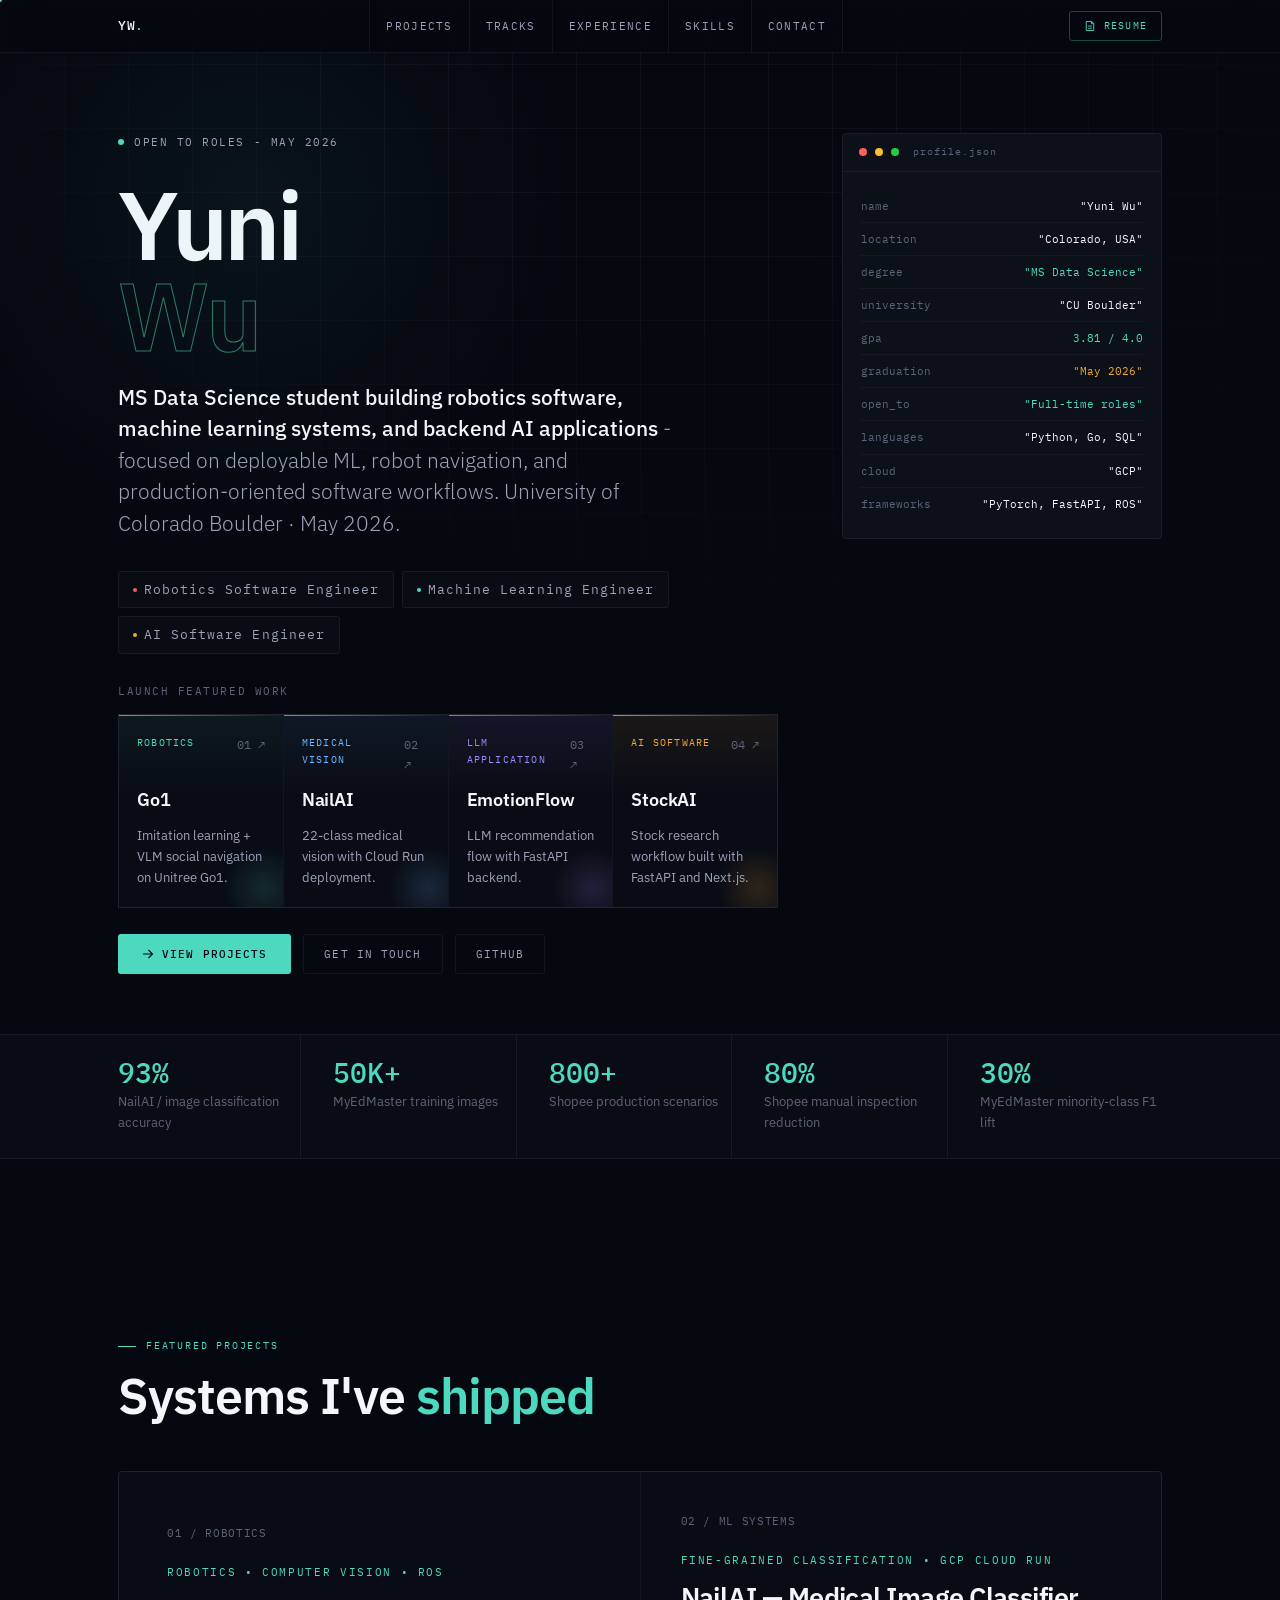
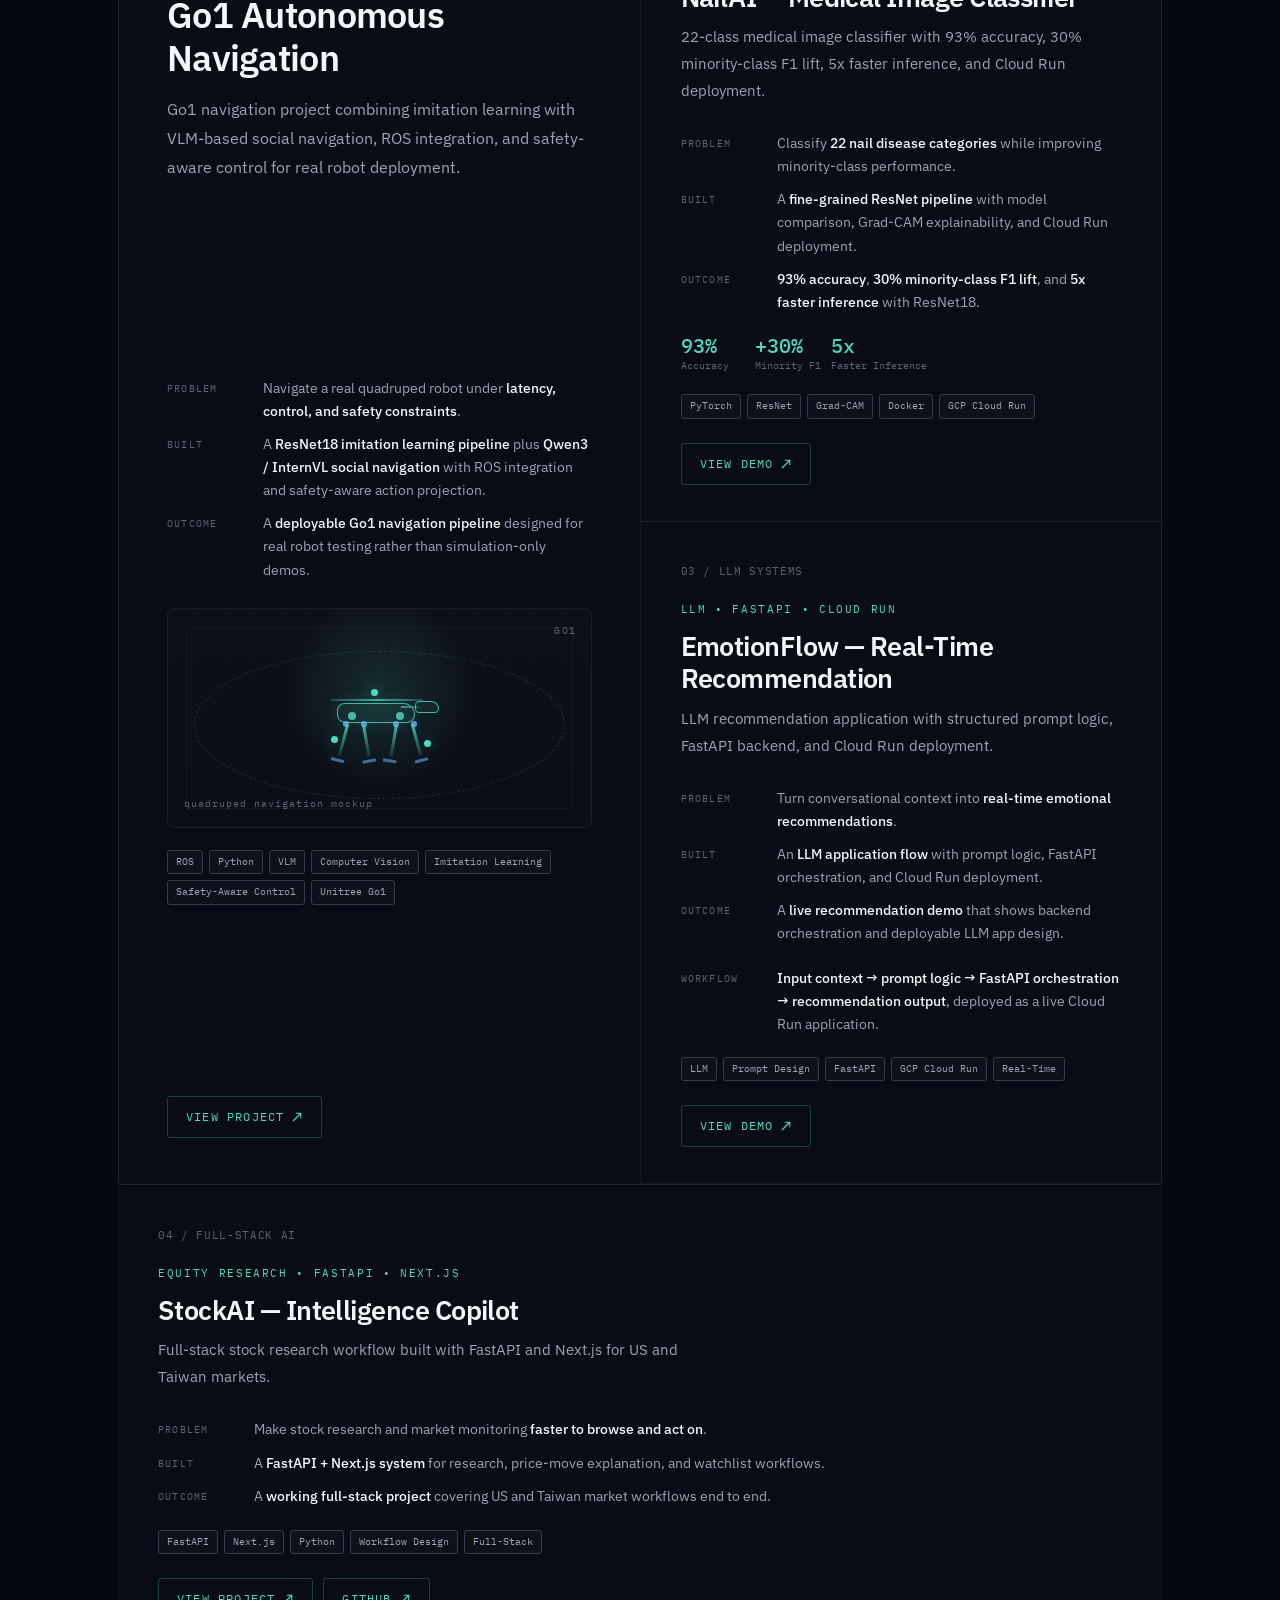
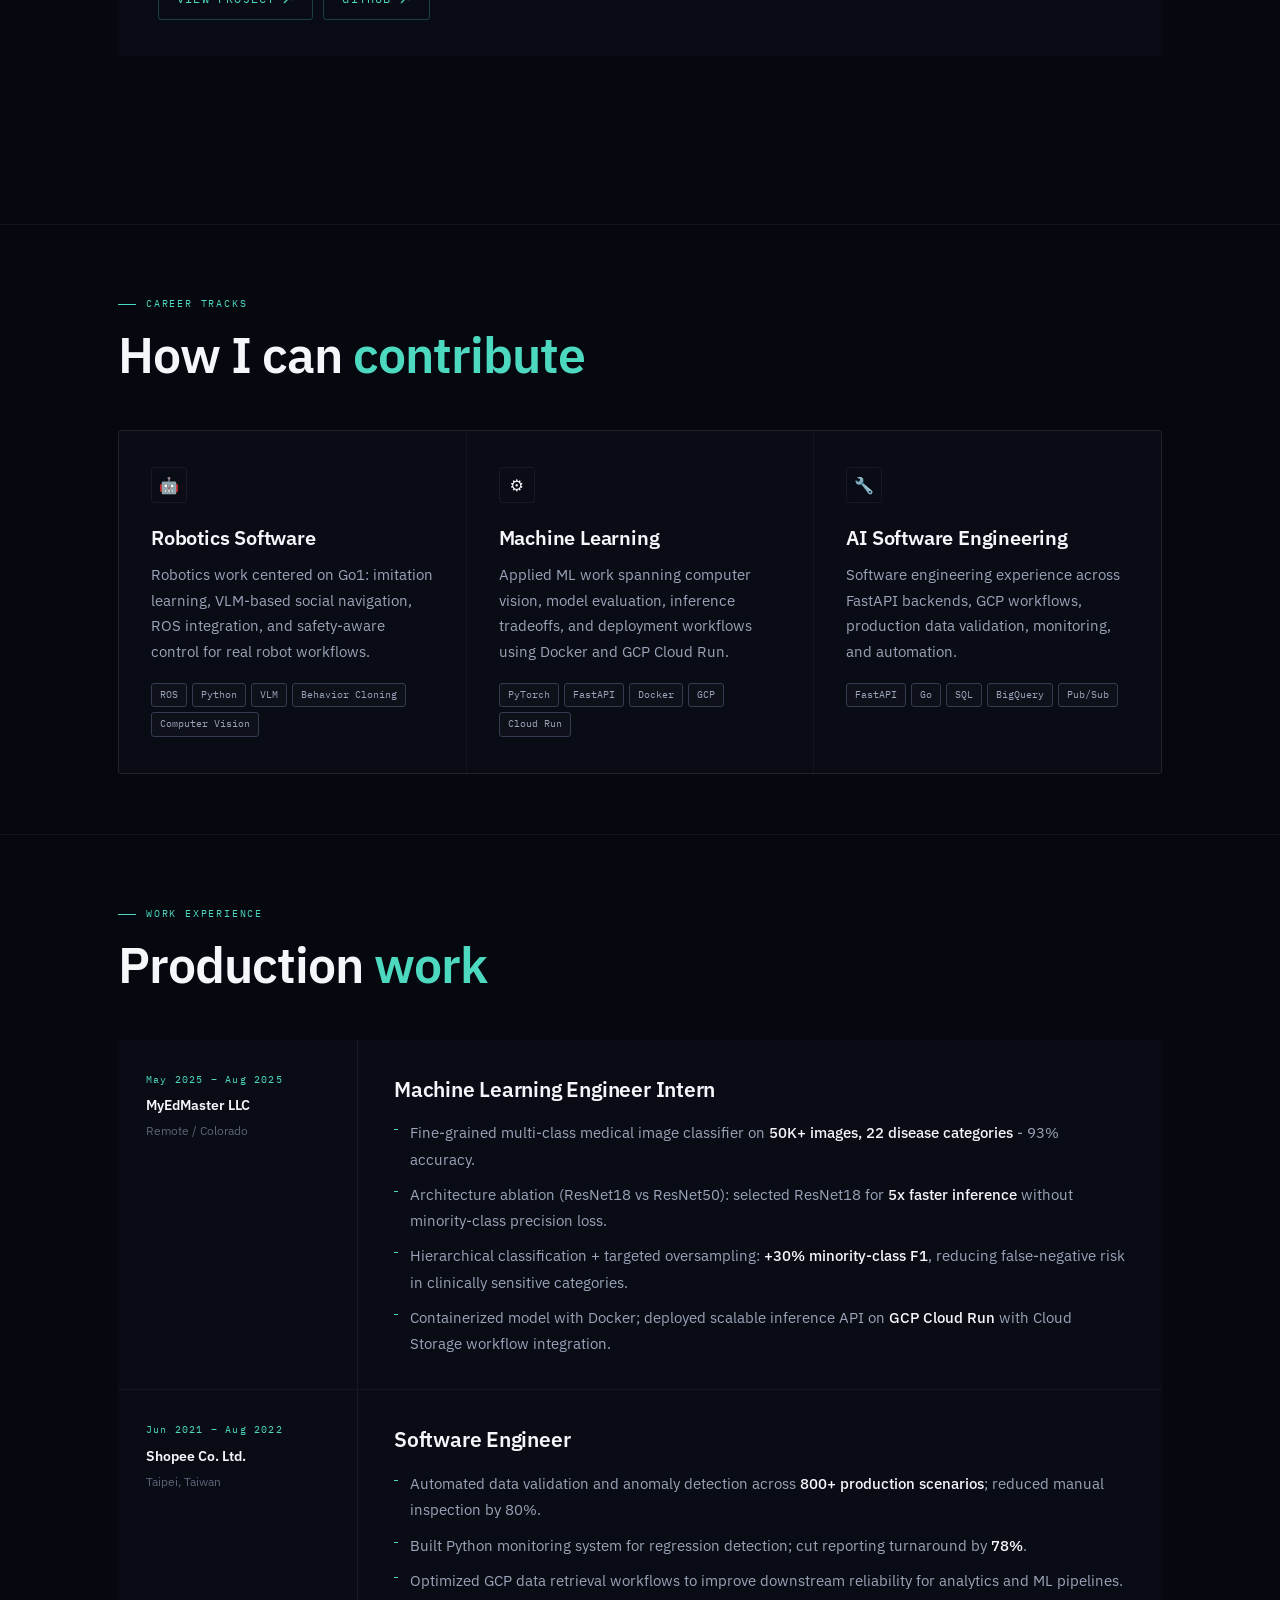
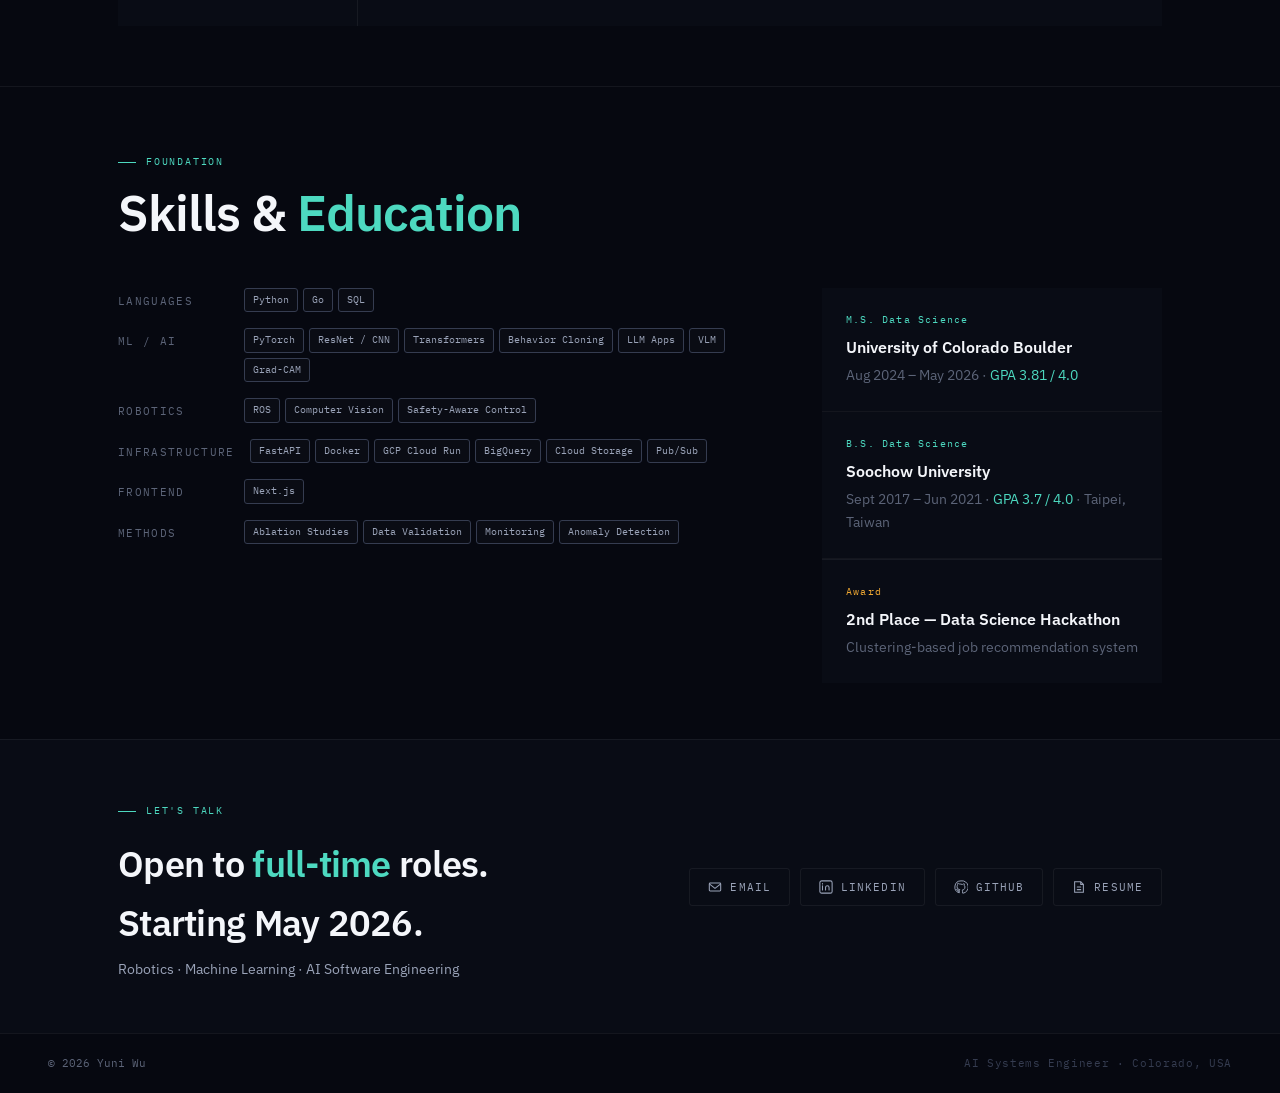
<file: index.html>
<!DOCTYPE html>
<html lang="en">
<head>
<meta charset="UTF-8">
<meta name="viewport" content="width=device-width, initial-scale=1.0">
<title>Yuni Wu — AI Systems Engineer</title>
<meta
  name="description"
  content="Yuni Wu is an AI systems engineer building robotics navigation systems, production ML pipelines, and LLM-powered applications."
>
<link rel="preconnect" href="https://fonts.googleapis.com">
<link rel="preconnect" href="https://fonts.gstatic.com" crossorigin>
<link href="https://fonts.googleapis.com/css2?family=IBM+Plex+Sans:ital,wght@0,300;0,400;0,500;0,600;1,300;1,400&family=IBM+Plex+Mono:wght@300;400;500&display=swap" rel="stylesheet">
<link rel="icon" type="image/png" sizes="32x32" href="./img/icon.png">
<link rel="icon" type="image/png" sizes="16x16" href="./img/icon.png">
<link rel="apple-touch-icon" sizes="180x180" href="./img/icon.png">
<link rel="manifest" href="/site.webmanifest">
<meta name="theme-color" content="#060810">
<style>
/* ═══════════════════════════════════════════
   TOKENS
═══════════════════════════════════════════ */
:root {
  --bg0:      #060810;
  --bg1:      #090c15;
  --bg2:      #0c1018;
  --bg3:      #10141f;
  --bg4:      #141926;
  --line:     rgba(255,255,255,0.06);
  --line2:    rgba(255,255,255,0.04);
  --cyan:     #4dd9c0;
  --cyan-dim: rgba(77,217,192,0.15);
  --cyan-glow:rgba(77,217,192,0.08);
  --teal:     #4dd9c0;
  --blue:     #68b8ff;
  --violet:   #9c8cff;
  --amber:    #f0a832;
  --rose:     #ff8a7a;
  --white:    #f4f6fa;
  --gray1:    #9aa3b8;
  --gray2:    #5c6478;
  --gray3:    #353c50;
  --ff:       'IBM Plex Sans', system-ui, sans-serif;
  --ffm:      'IBM Plex Mono', 'Courier New', monospace;
  --r:        3px;
}

/* ═══════════════════════════════════════════
   RESET + BASE
═══════════════════════════════════════════ */
*,*::before,*::after{box-sizing:border-box;margin:0;padding:0;}
html{scroll-behavior:smooth;font-size:17px;}
body{
  background:var(--bg0);
  color:var(--white);
  font-family:var(--ff);
  line-height:1.65;
  overflow-x:hidden;
}
a{color:inherit;text-decoration:none;}
img{display:block;max-width:100%;}

/* ═══════════════════════════════════════════
   CURSOR
═══════════════════════════════════════════ */
#cur-dot,#cur-ring{
  position:fixed;top:0;left:0;
  pointer-events:none;z-index:9000;
  border-radius:50%;
  transform:translate(-50%,-50%);
}
#cur-dot{
  width:4px;height:4px;
  background:var(--cyan);
}
#cur-ring{
  width:26px;height:26px;
  border:1px solid rgba(77,217,192,.35);
  transition:width .2s,height .2s,border-color .2s,opacity .2s;
}
body:not(:hover) #cur-ring{opacity:0;}
body.cursor-off #cur-dot,
body.cursor-off #cur-ring{display:none;}
#cur-ring.over{
  width:40px;height:40px;
  border-color:rgba(77,217,192,.65);
}

/* ═══════════════════════════════════════════
   GRID OVERLAY
═══════════════════════════════════════════ */
#grid-bg{
  position:fixed;inset:0;z-index:0;pointer-events:none;
  background-image:
    linear-gradient(var(--line2) 1px,transparent 1px),
    linear-gradient(90deg,var(--line2) 1px,transparent 1px);
  background-size:64px 64px;
  mask-image:radial-gradient(ellipse 80% 80% at 50% 10%,black 20%,transparent 80%);
}

/* ═══════════════════════════════════════════
   COMMON LAYOUT
═══════════════════════════════════════════ */
.z{position:relative;z-index:10;}
.wrap{max-width:1140px;margin:0 auto;padding:0 48px;}

/* LABEL */
.lbl{
  display:inline-flex;align-items:center;gap:10px;
  font-family:var(--ffm);font-size:10px;font-weight:400;
  letter-spacing:.18em;text-transform:uppercase;
  color:var(--cyan);margin-bottom:14px;
}
.lbl::before{content:'';width:18px;height:1px;background:var(--cyan);}

/* SECTION TITLE */
.sec-title{
  font-size:clamp(34px,4vw,50px);
  font-weight:600;
  letter-spacing:-.02em;
  line-height:1.1;
  color:var(--white);
  margin-bottom:48px;
}
.sec-title span{color:var(--cyan);}

/* DIVIDER */
.hdiv{height:1px;background:var(--line);width:100%;}

/* MONO SMALL */
.mono{font-family:var(--ffm);}
.mono-xs{font-family:var(--ffm);font-size:11px;color:var(--gray2);letter-spacing:.06em;}

/* TAG CHIP */
.chip{
  display:inline-block;
  font-family:var(--ffm);font-size:10px;
  padding:3px 8px;
  border:1px solid var(--gray3);
  color:var(--gray1);
  border-radius:var(--r);
  background:rgba(255,255,255,.02);
  transition:border-color .2s,color .2s;
  white-space:nowrap;
}

/* REVEAL */
.rv{opacity:0;transform:translateY(20px);transition:opacity .65s ease,transform .65s ease;}
.rv.on{opacity:1;transform:none;}

/* ═══════════════════════════════════════════
   NAV
═══════════════════════════════════════════ */
nav{
  position:fixed;top:0;left:0;right:0;z-index:500;
  border-bottom:1px solid var(--line);
  background:rgba(6,8,16,.85);
  backdrop-filter:blur(14px);
}
.nav-inner{
  display:flex;align-items:center;justify-content:space-between;
  height:52px;
  max-width:1140px;margin:0 auto;padding:0 48px;
}
.nav-logo{
  font-family:var(--ffm);font-size:13px;font-weight:500;
  color:var(--white);letter-spacing:.04em;
}
.nav-logo span{color:var(--cyan);}
.nav-links{display:flex;gap:0;list-style:none;}
.nav-links a{
  display:block;padding:0 16px;height:52px;line-height:52px;
  font-family:var(--ffm);font-size:11px;letter-spacing:.12em;text-transform:uppercase;
  color:var(--gray1);
  border-left:1px solid var(--line);
  transition:color .2s,background .2s;
}
.nav-links a:hover{color:var(--cyan);background:var(--cyan-glow);}
.nav-links li:last-child a{border-right:1px solid var(--line);}
.nav-toggle{
  display:none;
  width:40px;
  height:40px;
  align-items:center;
  justify-content:center;
  border:1px solid var(--line);
  border-radius:var(--r);
  color:var(--cyan);
  background:rgba(255,255,255,.02);
}
.nav-toggle span,
.nav-toggle span::before,
.nav-toggle span::after{
  display:block;
  width:16px;
  height:1.5px;
  background:currentColor;
  position:relative;
  transition:.2s ease;
}
.nav-toggle span::before,
.nav-toggle span::after{
  content:'';
  position:absolute;
  left:0;
}
.nav-toggle span::before{top:-5px;}
.nav-toggle span::after{top:5px;}
.nav-toggle.open span{background:transparent;}
.nav-toggle.open span::before{top:0;transform:rotate(45deg);}
.nav-toggle.open span::after{top:0;transform:rotate(-45deg);}
.nav-resume{
  display:flex;align-items:center;gap:8px;
  font-family:var(--ffm);font-size:10px;letter-spacing:.12em;text-transform:uppercase;
  color:var(--cyan);padding:6px 14px;
  border:1px solid rgba(77,217,192,.3);
  border-radius:var(--r);
  transition:background .2s;
}
.nav-resume:hover{background:var(--cyan-dim);}
.mobile-menu{
  display:none;
  position:fixed;
  top:52px;
  left:0;
  right:0;
  z-index:490;
  background:rgba(9,12,21,.98);
  border-bottom:1px solid var(--line);
}
.mobile-menu.open{display:block;}
.mobile-menu a{
  display:block;
  padding:14px 24px;
  font-family:var(--ffm);
  font-size:11px;
  letter-spacing:.12em;
  text-transform:uppercase;
  color:var(--gray1);
  border-top:1px solid var(--line2);
}
.mobile-menu a:hover{
  color:var(--cyan);
  background:var(--cyan-glow);
}

/* ═══════════════════════════════════════════
   HERO
═══════════════════════════════════════════ */
#hero{
  min-height:100vh;
  display:flex;align-items:center;
  padding:80px 0 60px;
  position:relative;overflow:hidden;
}

/* ambient glow */
#hero::before{
  content:'';
  position:absolute;top:-200px;left:-100px;
  width:700px;height:700px;
  background:radial-gradient(circle,rgba(77,217,192,.06) 0%,transparent 65%);
  pointer-events:none;
}

.hero-grid{
  display:grid;
  grid-template-columns:1fr 320px;
  gap:64px;
  align-items:start;
}

/* STATUS BAR */
.hero-status{
  display:flex;align-items:center;gap:10px;
  font-family:var(--ffm);font-size:10px;letter-spacing:.15em;text-transform:uppercase;
  color:var(--gray1);margin-bottom:28px;
}
.status-dot{
  width:6px;height:6px;border-radius:50%;
  background:var(--cyan);
  box-shadow:0 0 0 0 rgba(77,217,192,.6);
  animation:ping 2.4s infinite;
}
@keyframes ping{
  0%,100%{box-shadow:0 0 0 0 rgba(77,217,192,.6);}
  50%{box-shadow:0 0 0 8px rgba(77,217,192,0);}
}

/* HERO HEADLINE */
.hero-name{
  font-size:clamp(58px,7.6vw,96px);
  font-weight:600;
  letter-spacing:-.035em;
  line-height:.95;
  color:var(--white);
  margin-bottom:20px;
}
.hero-name em{
  font-style:normal;
  color:transparent;
  -webkit-text-stroke:1px var(--cyan);
  opacity:.55;
}

.hero-role{
  font-size:clamp(17px,2.2vw,21px);
  font-weight:300;
  color:var(--gray1);
  line-height:1.5;
  margin-bottom:32px;
  max-width:560px;
}
.hero-role strong{color:var(--white);font-weight:500;}

/* TARGET ROLES */
.target-roles{
  display:flex;flex-wrap:wrap;gap:8px;
  margin-bottom:28px;
}
.target-role{
  display:flex;align-items:center;gap:7px;
  font-family:var(--ffm);font-size:13px;letter-spacing:.08em;
  padding:7px 14px;
  border:1px solid var(--line);
  border-radius:var(--r);
  color:var(--gray1);
  background:rgba(255,255,255,.02);
  transition:border-color .25s,color .25s,background .25s;
}
.target-role:hover{border-color:rgba(77,217,192,.4);color:var(--cyan);background:var(--cyan-glow);}
.target-role .tr-dot{
  width:4px;height:4px;border-radius:50%;
  flex-shrink:0;
}
.tr-r{background:#ef5b5b;}
.tr-m{background:var(--cyan);}
.tr-s{background:var(--amber);}

/* HERO ENTRIES */
.hero-entry-label{
  font-family:var(--ffm);
  font-size:11px;
  letter-spacing:.14em;
  text-transform:uppercase;
  color:var(--gray2);
  margin-bottom:14px;
}
.hero-entry-grid{
  display:grid;
  grid-template-columns:repeat(4,minmax(0,1fr));
  gap:1px;
  background:var(--line);
  border:1px solid var(--line);
  margin-bottom:26px;
}
.hero-entry{
  background:var(--bg1);
  padding:20px 18px 18px;
  min-height:132px;
  display:flex;
  flex-direction:column;
  justify-content:space-between;
  position:relative;
  overflow:hidden;
  transition:background .2s,border-color .2s,transform .2s;
}
.hero-entry-body{
  display:grid;
  align-content:start;
  gap:6px;
  min-height:62px;
}
.hero-entry.e-robotics{
  background:
    linear-gradient(180deg, rgba(77,217,192,.06), rgba(9,12,21,1) 42%),
    var(--bg1);
}
.hero-entry.e-ml{
  background:
    linear-gradient(180deg, rgba(104,184,255,.07), rgba(9,12,21,1) 42%),
    var(--bg1);
}
.hero-entry.e-llm{
  background:
    linear-gradient(180deg, rgba(156,140,255,.08), rgba(9,12,21,1) 42%),
    var(--bg1);
}
.hero-entry.e-product{
  background:
    linear-gradient(180deg, rgba(240,168,50,.08), rgba(9,12,21,1) 42%),
    var(--bg1);
}
.hero-entry::before{
  content:'';
  position:absolute;
  inset:0 0 auto 0;
  height:1px;
  background:linear-gradient(to right,var(--cyan),transparent);
  opacity:.8;
}
.hero-entry.e-robotics::before{background:linear-gradient(to right,var(--teal),transparent);}
.hero-entry.e-ml::before{background:linear-gradient(to right,var(--blue),transparent);}
.hero-entry.e-llm::before{background:linear-gradient(to right,var(--violet),transparent);}
.hero-entry.e-product::before{background:linear-gradient(to right,var(--amber),transparent);}
.hero-entry::after{
  content:'';
  position:absolute;
  right:-22px;
  bottom:-22px;
  width:82px;
  height:82px;
  background:radial-gradient(circle,rgba(77,217,192,.12) 0%,transparent 70%);
  pointer-events:none;
}
.hero-entry.e-robotics::after{background:radial-gradient(circle,rgba(77,217,192,.15) 0%,transparent 70%);}
.hero-entry.e-ml::after{background:radial-gradient(circle,rgba(104,184,255,.16) 0%,transparent 70%);}
.hero-entry.e-llm::after{background:radial-gradient(circle,rgba(156,140,255,.16) 0%,transparent 70%);}
.hero-entry.e-product::after{background:radial-gradient(circle,rgba(240,168,50,.16) 0%,transparent 70%);}
.hero-entry:hover{background:var(--bg2);transform:translateY(-2px);}
.hero-entry-top{
  display:flex;
  align-items:flex-start;
  justify-content:space-between;
  gap:12px;
  margin-bottom:10px;
}
.hero-entry-kicker{
  font-family:var(--ffm);
  font-size:10px;
  letter-spacing:.12em;
  text-transform:uppercase;
  color:var(--cyan);
}
.hero-entry.e-robotics .hero-entry-kicker{color:var(--teal);}
.hero-entry.e-ml .hero-entry-kicker{color:var(--blue);}
.hero-entry.e-llm .hero-entry-kicker{color:var(--violet);}
.hero-entry.e-product .hero-entry-kicker{color:var(--amber);}
.hero-entry-arrow{
  font-family:var(--ffm);
  font-size:12px;
  color:var(--gray2);
}
.hero-entry-name{
  font-size:18px;
  font-weight:600;
  color:var(--white);
  margin-bottom:6px;
  letter-spacing:-.01em;
}
.hero-entry-copy{
  font-size:13px;
  line-height:1.6;
  color:var(--gray1);
  max-width:22ch;
  min-height:42px;
}

/* HERO ACTIONS */
.hero-actions{display:flex;gap:12px;align-items:center;}
.btn-primary{
  display:inline-flex;align-items:center;gap:8px;
  padding:11px 24px;
  background:var(--cyan);
  color:#060810;
  font-family:var(--ffm);font-size:11px;font-weight:500;letter-spacing:.1em;text-transform:uppercase;
  border:none;border-radius:var(--r);
  transition:opacity .2s,transform .2s;
}
.btn-primary:hover{opacity:.88;transform:translateY(-1px);}
.btn-outline{
  display:inline-flex;align-items:center;gap:8px;
  padding:10px 20px;
  border:1px solid var(--line);
  color:var(--gray1);
  font-family:var(--ffm);font-size:11px;letter-spacing:.1em;text-transform:uppercase;
  border-radius:var(--r);
  transition:border-color .25s,color .25s;
}
.btn-outline:hover{border-color:rgba(77,217,192,.4);color:var(--cyan);}

/* HERO PANEL — right col */
.hero-panel{
  background:var(--bg2);
  border:1px solid var(--line);
  border-radius:4px;
  overflow:hidden;
}
.hp-header{
  padding:10px 16px;
  border-bottom:1px solid var(--line);
  display:flex;align-items:center;gap:8px;
  font-family:var(--ffm);font-size:10px;color:var(--gray2);
  letter-spacing:.1em;
}
.hp-dot{width:8px;height:8px;border-radius:50%;}
.hp-dot.r{background:#ff5f57;}
.hp-dot.y{background:#febc2e;}
.hp-dot.g{background:#28c840;}
.hp-body{padding:18px;}
.hp-row{
  display:flex;justify-content:space-between;align-items:baseline;
  padding:7px 0;
  border-bottom:1px solid var(--line2);
  font-size:12px;
}
.hp-row:last-child{border-bottom:none;}
.hp-key{color:var(--gray2);font-family:var(--ffm);font-size:11px;}
.hp-val{color:var(--white);font-family:var(--ffm);font-size:11px;text-align:right;max-width:170px;}
.hp-val.cyan{color:var(--cyan);}
.hp-val.amber{color:var(--amber);}

/* ═══════════════════════════════════════════
   METRICS STRIP
═══════════════════════════════════════════ */
.metrics-strip{
  border-top:1px solid var(--line);
  border-bottom:1px solid var(--line);
  background:var(--bg1);
}
.metrics-inner{
  display:flex;
  max-width:1140px;margin:0 auto;padding:0 48px;
}
.metric{
  flex:1;
  display:flex;flex-direction:column;gap:4px;
  padding:24px 0;
  border-right:1px solid var(--line);
}
.metric:last-child{border-right:none;}
.metric-n{
  font-family:var(--ffm);font-size:28px;font-weight:500;
  color:var(--cyan);line-height:1;
}
.metric-l{font-size:13px;color:var(--gray2);}

/* ═══════════════════════════════════════════
   FEATURED PROJECTS
═══════════════════════════════════════════ */
#projects{padding:72px 0;}

.proj-layout{
  display:grid;
  grid-template-columns:1fr 1fr;
  grid-template-rows:auto auto;
  gap:1px;
  background:var(--line);
  border:1px solid var(--line);
  border-radius:4px;
  overflow:hidden;
}
.proj-card{
  background:var(--bg1);
  padding:40px 40px 36px;
  display:flex;flex-direction:column;gap:0;
  position:relative;overflow:hidden;
  transition:background .25s;
  min-height:330px;
}
.proj-card:hover{background:var(--bg2);}
.proj-card::before{
  content:'';
  position:absolute;top:0;left:0;right:0;height:1px;
  background:linear-gradient(to right,var(--cyan),transparent);
  transform:scaleX(0);transform-origin:left;
  transition:transform .4s;
}
.proj-card:hover::before{transform:scaleX(1);}
.proj-card.featured{
  grid-row:1/3;
  padding:52px 48px 46px;
  min-height:100%;
}
.proj-feature-grid{
  display:grid;
  grid-template-columns:1fr;
  gap:0;
  align-items:start;
  height:100%;
}
.proj-feature-copy{
  display:flex;
  flex-direction:column;
  min-height:100%;
}
.go1-visual{
  position:relative;
  min-height:220px;
  margin:4px 0 22px;
  border:1px solid var(--line);
  border-radius:8px;
  background:
    radial-gradient(circle at 50% 38%, rgba(77,217,192,.14), transparent 38%),
    linear-gradient(180deg, rgba(255,255,255,.02), rgba(255,255,255,.01));
  overflow:hidden;
}
.go1-visual::before{
  content:'';
  position:absolute;
  inset:18px;
  border:1px solid rgba(255,255,255,.04);
  border-radius:6px;
}
.go1-visual::after{
  content:'GO1';
  position:absolute;
  top:14px;
  right:14px;
  font-family:var(--ffm);
  font-size:10px;
  letter-spacing:.14em;
  color:var(--gray2);
}
.go1-grid{
  position:absolute;
  inset:0;
  background-image:
    linear-gradient(rgba(255,255,255,.03) 1px, transparent 1px),
    linear-gradient(90deg, rgba(255,255,255,.03) 1px, transparent 1px);
  background-size:28px 28px;
  mask-image:linear-gradient(180deg, rgba(0,0,0,.45), transparent 82%);
}
.go1-orbit{
  position:absolute;
  inset:42px 26px 28px;
  border:1px dashed rgba(77,217,192,.18);
  border-radius:50%;
  animation:go1-spin 16s linear infinite;
}
.go1-bot{
  position:absolute;
  left:50%;
  top:50%;
  width:132px;
  height:78px;
  transform:translate(-50%,-50%);
}
.go1-body{
  position:absolute;
  left:24px;
  top:24px;
  width:78px;
  height:20px;
  border:1.5px solid rgba(77,217,192,.8);
  border-radius:9px 14px 10px 10px;
  background:rgba(77,217,192,.08);
  box-shadow:0 0 18px rgba(77,217,192,.12);
}
.go1-body::before,
.go1-body::after{
  content:'';
  position:absolute;
  top:8px;
  width:8px;
  height:8px;
  border-radius:50%;
  background:rgba(77,217,192,.82);
}
.go1-body::before{left:10px;}
.go1-body::after{right:10px;}
.go1-head{
  position:absolute;
  right:6px;
  top:22px;
  width:24px;
  height:12px;
  border:1.5px solid rgba(77,217,192,.8);
  border-radius:5px 9px 5px 5px;
  background:rgba(77,217,192,.06);
}
.go1-neck{
  position:absolute;
  right:26px;
  top:27px;
  width:18px;
  height:2px;
  background:linear-gradient(90deg, rgba(77,217,192,.65), rgba(77,217,192,.2));
}
.go1-back{
  position:absolute;
  left:18px;
  top:20px;
  width:92px;
  height:2px;
  background:linear-gradient(90deg, rgba(104,184,255,.25), rgba(77,217,192,.7), rgba(104,184,255,.25));
}
.go1-joint{
  position:absolute;
  width:6px;
  height:6px;
  border-radius:50%;
  background:rgba(104,184,255,.8);
  box-shadow:0 0 10px rgba(104,184,255,.2);
}
.go1-joint.j1{left:30px;top:42px;}
.go1-joint.j2{left:48px;top:42px;}
.go1-joint.j3{left:80px;top:42px;}
.go1-joint.j4{left:98px;top:42px;}
.go1-leg{
  position:absolute;
  width:3px;
  height:32px;
  background:linear-gradient(180deg, rgba(77,217,192,.82), rgba(77,217,192,.12));
  transform-origin:top center;
}
.go1-leg::after{
  content:'';
  position:absolute;
  left:-6px;
  bottom:-6px;
  width:14px;
  height:3px;
  border-radius:999px;
  background:rgba(104,184,255,.55);
}
.go1-leg.l1{left:33px;top:46px;transform:rotate(15deg);}
.go1-leg.l2{left:49px;top:46px;transform:rotate(-10deg);}
.go1-leg.l3{left:82px;top:46px;transform:rotate(10deg);}
.go1-leg.l4{left:98px;top:46px;transform:rotate(-15deg);}
.go1-node{
  position:absolute;
  width:7px;
  height:7px;
  border-radius:50%;
  background:var(--cyan);
  box-shadow:0 0 14px rgba(77,217,192,.35);
}
.go1-node.n1{top:10px;left:58px;}
.go1-node.n2{bottom:14px;left:18px;}
.go1-node.n3{bottom:10px;right:14px;}
.go1-caption{
  position:absolute;
  left:16px;
  bottom:14px;
  font-family:var(--ffm);
  font-size:10px;
  letter-spacing:.1em;
  color:var(--gray2);
}
@keyframes go1-spin{
  from{transform:rotate(0deg);}
  to{transform:rotate(360deg);}
}

.proj-index{
  font-family:var(--ffm);font-size:10px;letter-spacing:.2em;
  color:var(--gray3);margin-bottom:20px;
  display:flex;align-items:center;justify-content:space-between;
}
.proj-domain{
  font-family:var(--ffm);font-size:11px;letter-spacing:.15em;text-transform:uppercase;
  color:var(--cyan);margin-bottom:12px;
}
.proj-title{
  font-size:27px;font-weight:600;letter-spacing:-.02em;
  color:var(--white);margin-bottom:10px;line-height:1.2;
}
.proj-card.featured .proj-title{font-size:36px;margin-bottom:16px;}
.proj-desc{
  font-size:15px;color:var(--gray1);line-height:1.8;
  margin-bottom:auto;padding-bottom:28px;
  max-width:60ch;
}
.proj-card.featured .proj-desc{font-size:16px;}
.proj-brief{
  display:flex;
  flex-direction:column;
  gap:10px;
  margin:0 0 22px;
}
.proj-brief-row{
  display:grid;
  grid-template-columns:84px 1fr;
  gap:12px;
  align-items:start;
  font-size:14px;
  line-height:1.65;
  color:var(--gray1);
}
.proj-brief-label{
  font-family:var(--ffm);
  font-size:10px;
  letter-spacing:.12em;
  text-transform:uppercase;
  color:var(--gray2);
  padding-top:4px;
}
.proj-brief-text strong{
  color:var(--white);
  font-weight:500;
}
.proj-note{
  display:grid;
  grid-template-columns:84px 1fr;
  gap:12px;
  align-items:start;
  margin:0 0 20px;
  font-size:14px;
  line-height:1.65;
  color:var(--gray1);
}
.proj-note-label{
  font-family:var(--ffm);
  font-size:10px;
  letter-spacing:.12em;
  text-transform:uppercase;
  color:var(--gray2);
  padding-top:4px;
}
.proj-note-text strong{
  color:var(--white);
  font-weight:500;
}
.proj-stats{
  display:flex;flex-wrap:wrap;gap:10px;
  margin-bottom:20px;
}
.pstat{
  display:flex;flex-direction:column;gap:2px;
  min-width:64px;
}
.pstat-n{
  font-family:var(--ffm);font-size:20px;font-weight:500;
  color:var(--cyan);line-height:1;
}
.pstat-l{font-family:var(--ffm);font-size:10px;color:var(--gray2);}
.proj-chips{display:flex;flex-wrap:wrap;gap:6px;margin-bottom:24px;}
.proj-actions{
  display:flex;
  flex-wrap:wrap;
  gap:10px;
  align-items:center;
  margin-top:auto;
}
.proj-wide{
  background:var(--bg1);
}
.proj-wide-grid{
  display:grid;
  grid-template-columns:1fr;
  gap:0;
  align-items:start;
}
.proj-cta{
  display:inline-flex;align-items:center;gap:7px;
  font-family:var(--ffm);font-size:12px;letter-spacing:.1em;text-transform:uppercase;
  color:var(--cyan);
  padding:10px 18px;
  border:1px solid rgba(77,217,192,.25);
  border-radius:var(--r);
  align-self:flex-start;
  transition:background .2s,border-color .2s;
}
.proj-cta:hover{background:var(--cyan-dim);border-color:rgba(77,217,192,.5);}
.proj-cta svg{width:12px;height:12px;flex-shrink:0;}

/* ═══════════════════════════════════════════
   CAREER TRACKS
═══════════════════════════════════════════ */
#tracks{
  padding:60px 0;
  border-top:1px solid var(--line);
}
.tracks-grid{
  display:grid;grid-template-columns:repeat(3,1fr);gap:1px;
  background:var(--line);border:1px solid var(--line);
  border-radius:4px;overflow:hidden;
}
.track{
  background:var(--bg1);
  padding:36px 32px;
  transition:background .25s;
}
.track:hover{background:var(--bg2);}
.track-icon{
  width:36px;height:36px;
  border:1px solid var(--line);
  border-radius:var(--r);
  display:flex;align-items:center;justify-content:center;
  margin-bottom:18px;
  font-size:16px;
}
.track-name{
  font-size:20px;font-weight:600;letter-spacing:-.01em;
  color:var(--white);margin-bottom:8px;
}
.track-line{
  font-size:15px;color:var(--gray1);
  line-height:1.72;margin-bottom:18px;
}
.track-stack{display:flex;flex-wrap:wrap;gap:5px;}

/* ═══════════════════════════════════════════
   EXPERIENCE
═══════════════════════════════════════════ */
#experience{
  padding:60px 0;
  border-top:1px solid var(--line);
}
.exp-list{display:flex;flex-direction:column;gap:1px;background:var(--line);}
.exp-item{
  background:var(--bg1);
  display:grid;grid-template-columns:240px 1fr;
  transition:background .25s;
}
.exp-item:hover{background:var(--bg2);}
.exp-left{
  padding:32px 28px;
  border-right:1px solid var(--line);
}
.exp-period{
  font-family:var(--ffm);font-size:10px;letter-spacing:.12em;
  color:var(--cyan);margin-bottom:6px;
}
.exp-co{font-size:14px;font-weight:600;color:var(--white);margin-bottom:4px;}
.exp-loc{font-size:12px;color:var(--gray2);}
.exp-right{padding:32px 36px;}
.exp-role{
  font-size:21px;font-weight:600;letter-spacing:-.01em;
  color:var(--white);margin-bottom:14px;
}
.exp-bullets{list-style:none;display:flex;flex-direction:column;gap:9px;}
.exp-bullets li{
  font-size:15px;color:var(--gray1);line-height:1.75;
  padding-left:16px;position:relative;
}
.exp-bullets li::before{
  content:'';
  position:absolute;left:0;top:9px;
  width:4px;height:1px;background:var(--cyan);
}
.exp-bullets li strong{color:var(--white);font-weight:500;}

/* ═══════════════════════════════════════════
   SKILLS + EDU  (compact horizontal)
═══════════════════════════════════════════ */
#foundation{
  padding:56px 0;
  border-top:1px solid var(--line);
}
.foundation-grid{
  display:grid;grid-template-columns:1fr 340px;gap:48px;
}
.skill-clusters{display:flex;flex-direction:column;gap:16px;}
.cluster{display:flex;align-items:flex-start;gap:16px;}
.cluster-label{
  font-family:var(--ffm);font-size:11px;letter-spacing:.12em;
  text-transform:uppercase;color:var(--gray2);
  min-width:110px;padding-top:4px;
}
.cluster-chips{display:flex;flex-wrap:wrap;gap:5px;}
.side-stack{display:flex;flex-direction:column;gap:1px;background:var(--line);}
.edu-card,.contact-card{
  background:var(--bg1);padding:24px 24px;
}
.edu-card:hover,.contact-card:hover{background:var(--bg2);}
.edu-deg{font-family:var(--ffm);font-size:10px;color:var(--cyan);letter-spacing:.12em;margin-bottom:6px;}
.edu-school{font-size:14px;font-weight:600;color:var(--white);margin-bottom:3px;}
.edu-school{font-size:16px;font-weight:600;color:var(--white);margin-bottom:3px;}
.edu-meta{font-size:14px;color:var(--gray2);}
.edu-meta span{color:var(--cyan);}

/* ═══════════════════════════════════════════
   CONTACT  (footer-style band)
═══════════════════════════════════════════ */
#contact{
  padding:52px 0;
  border-top:1px solid var(--line);
  background:var(--bg1);
}
.contact-inner{
  display:flex;justify-content:space-between;align-items:center;gap:40px;
  flex-wrap:wrap;
}
.contact-headline{
  font-size:clamp(24px,3vw,36px);
  font-weight:600;letter-spacing:-.02em;
  color:var(--white);
}
.contact-headline span{color:var(--cyan);}
.contact-sub{font-size:13px;color:var(--gray1);margin-top:6px;}
.contact-sub{font-size:14px;color:var(--gray1);margin-top:6px;}
.contact-links{display:flex;gap:10px;flex-wrap:wrap;}
.contact-link{
  display:flex;align-items:center;gap:8px;
  font-family:var(--ffm);font-size:11px;letter-spacing:.1em;text-transform:uppercase;
  color:var(--gray1);
  padding:9px 18px;
  border:1px solid var(--line);
  border-radius:var(--r);
  transition:border-color .25s,color .25s,background .25s;
}
.contact-link:hover{
  border-color:rgba(77,217,192,.4);
  color:var(--cyan);background:var(--cyan-glow);
}
.contact-link svg{width:14px;height:14px;flex-shrink:0;}

/* ═══════════════════════════════════════════
   FOOTER
═══════════════════════════════════════════ */
footer{
  border-top:1px solid var(--line);
  padding:20px 48px;
  display:flex;justify-content:space-between;align-items:center;
  max-width:none;
}
.footer-l{font-family:var(--ffm);font-size:11px;color:var(--gray2);}
.footer-r{font-family:var(--ffm);font-size:11px;color:var(--gray3);}

/* ═══════════════════════════════════════════
   RESPONSIVE
═══════════════════════════════════════════ */
@media(max-width:960px){
  .hero-grid{grid-template-columns:1fr;gap:48px;}
  .hero-panel{display:none;}
  .hero-entry-grid{grid-template-columns:repeat(2,minmax(0,1fr));}
  .proj-layout{grid-template-columns:1fr;grid-template-rows:auto;}
  .proj-card.featured{grid-row:auto;}
  .proj-feature-grid{grid-template-columns:1fr;}
  .proj-wide-grid{grid-template-columns:1fr;}
  .tracks-grid{grid-template-columns:1fr;}
  .exp-item{grid-template-columns:1fr;}
  .exp-left{border-right:none;border-bottom:1px solid var(--line);padding:20px 24px;}
  .foundation-grid{grid-template-columns:1fr;}
  .contact-inner{flex-direction:column;align-items:flex-start;}
  .nav-links,.nav-resume{display:none;}
  .nav-toggle{display:inline-flex;}
  .wrap{padding:0 22px;}
  .metrics-inner{padding:0 24px;}
  .nav-inner{padding:0 24px;}
  footer{padding:20px 24px;flex-direction:column;gap:8px;}
}
@media(max-width:640px){
  .metrics-inner{flex-wrap:wrap;}
  .metric{min-width:50%;}
  #hero{padding:72px 0 48px;}
  .hero-entry-grid{grid-template-columns:1fr;}
  .hero-actions{flex-wrap:wrap;}
  .contact-link{width:100%;justify-content:center;}
  .proj-card,
  .proj-card.featured{padding:28px 24px 24px;}
  .go1-visual{min-height:190px;}
  .go1-orbit{inset:34px 14px 20px;}
  .go1-bot{transform:translate(-50%,-50%) scale(.72);}
  .hero-entry{min-height:118px;padding:18px 16px 16px;}
  .hero-entry-name{font-size:17px;}
  .hero-entry-copy{font-size:12.5px;line-height:1.55;}
  .proj-title{font-size:23px;}
  .proj-card.featured .proj-title{font-size:29px;}
  .proj-domain{font-size:10px;}
  .proj-brief{gap:8px;}
  .proj-brief-row{
    grid-template-columns:1fr;
    gap:4px;
    font-size:13.5px;
  }
  .proj-note{
    grid-template-columns:1fr;
    gap:4px;
    font-size:13.5px;
  }
  .proj-desc,
  .proj-card.featured .proj-desc,
  .hero-entry-copy{max-width:none;}
}
</style>
</head>
<body>

<div id="grid-bg"></div>
<div id="cur-dot"></div>
<div id="cur-ring"></div>

<!-- ═══════════ NAV ═══════════ -->
<nav class="z">
  <div class="nav-inner">
    <a href="#hero" class="nav-logo">YW<span>.</span></a>
    <ul class="nav-links">
      <li><a href="#projects">Projects</a></li>
      <li><a href="#tracks">Tracks</a></li>
      <li><a href="#experience">Experience</a></li>
      <li><a href="#foundation">Skills</a></li>
      <li><a href="#contact">Contact</a></li>
    </ul>
    <a href="./files/resume.pdf" target="_blank" rel="noopener noreferrer" class="nav-resume">
      <svg width="12" height="12" viewBox="0 0 16 16" fill="none"><path d="M3 2h7l3 3v9H3V2z" stroke="currentColor" stroke-width="1.2"/><path d="M10 2v3h3" stroke="currentColor" stroke-width="1.2"/><path d="M6 8h4M6 11h4" stroke="currentColor" stroke-width="1.2" stroke-linecap="round"/></svg>
      Resume
    </a>
    <button class="nav-toggle" id="navToggle" aria-label="Open menu" aria-expanded="false" aria-controls="mobileMenu"><span></span></button>
  </div>
</nav>
<div class="mobile-menu z" id="mobileMenu">
  <a href="#projects">Projects</a>
  <a href="#tracks">Tracks</a>
  <a href="#experience">Experience</a>
  <a href="#foundation">Skills</a>
  <a href="#contact">Contact</a>
  <a href="./files/resume.pdf" target="_blank" rel="noopener noreferrer">Resume</a>
</div>

<!-- ═══════════ HERO ═══════════ -->
<section id="hero" class="z">
  <div class="wrap">
    <div class="hero-grid">

      <div>
        <div class="hero-status rv">
          <span class="status-dot"></span>
          <span class="mono" style="font-size:11px;letter-spacing:.14em;color:var(--gray1);">OPEN TO ROLES - MAY 2026</span>
        </div>

        <h1 class="hero-name rv" style="transition-delay:.08s">
          Yuni<br><em>Wu</em>
        </h1>

        <p class="hero-role rv" style="transition-delay:.16s">
          <strong>MS Data Science student building robotics software, machine learning systems, and backend AI applications</strong> -
          focused on deployable ML, robot navigation, and production-oriented software workflows.
          University of Colorado Boulder · May 2026.
        </p>

        <div class="target-roles rv" style="transition-delay:.22s">
          <span class="target-role"><span class="tr-dot tr-r"></span>Robotics Software Engineer</span>
          <span class="target-role"><span class="tr-dot tr-m"></span>Machine Learning Engineer</span>
          <span class="target-role"><span class="tr-dot tr-s"></span>AI Software Engineer</span>
        </div>

        <div class="hero-entry-label rv" style="transition-delay:.26s">Launch Featured Work</div>
        <div class="hero-entry-grid rv" style="transition-delay:.3s">
          <a href="https://yuni-wyx.github.io/go1-autonomous-navigation/" target="_blank" rel="noopener noreferrer" class="hero-entry e-robotics">
            <div class="hero-entry-top">
              <span class="hero-entry-kicker">Robotics</span>
              <span class="hero-entry-arrow">01 ↗</span>
            </div>
            <div class="hero-entry-body">
              <div class="hero-entry-name">Go1</div>
              <div class="hero-entry-copy">Imitation learning + VLM social navigation on Unitree Go1.</div>
            </div>
          </a>
          <a href="https://nailai-backend-299381123286.us-central1.run.app/" target="_blank" rel="noopener noreferrer" class="hero-entry e-ml">
            <div class="hero-entry-top">
              <span class="hero-entry-kicker">Medical Vision</span>
              <span class="hero-entry-arrow">02 ↗</span>
            </div>
            <div class="hero-entry-body">
              <div class="hero-entry-name">NailAI</div>
              <div class="hero-entry-copy">22-class medical vision with Cloud Run deployment.</div>
            </div>
          </a>
          <a href="https://emotionflow-40672525442.us-central1.run.app/" target="_blank" rel="noopener noreferrer" class="hero-entry e-llm">
            <div class="hero-entry-top">
              <span class="hero-entry-kicker">LLM Application</span>
              <span class="hero-entry-arrow">03 ↗</span>
            </div>
            <div class="hero-entry-body">
              <div class="hero-entry-name">EmotionFlow</div>
              <div class="hero-entry-copy">LLM recommendation flow with FastAPI backend.</div>
            </div>
          </a>
          <a href="https://yuni-wyx.github.io/StockIntelligenceCopilot/" target="_blank" rel="noopener noreferrer" class="hero-entry e-product">
            <div class="hero-entry-top">
              <span class="hero-entry-kicker">AI Software</span>
              <span class="hero-entry-arrow">04 ↗</span>
            </div>
            <div class="hero-entry-body">
              <div class="hero-entry-name">StockAI</div>
              <div class="hero-entry-copy">Stock research workflow built with FastAPI and Next.js.</div>
            </div>
          </a>
        </div>

        <div class="hero-actions rv" style="transition-delay:.38s">
          <a href="#projects" class="btn-primary">
            <svg width="12" height="12" viewBox="0 0 16 16" fill="none"><path d="M2 8h12M9 3l5 5-5 5" stroke="currentColor" stroke-width="1.5" stroke-linecap="round"/></svg>
            View Projects
          </a>
          <a href="#contact" class="btn-outline">Get in Touch</a>
          <a href="https://github.com/yuni-wyx" target="_blank" rel="noopener noreferrer" class="btn-outline">GitHub</a>
        </div>
      </div>

      <div class="rv" style="transition-delay:.45s">
        <div class="hero-panel">
          <div class="hp-header">
            <span class="hp-dot r"></span><span class="hp-dot y"></span><span class="hp-dot g"></span>
            <span style="margin-left:6px;">profile.json</span>
          </div>
          <div class="hp-body">
            <div class="hp-row"><span class="hp-key">name</span><span class="hp-val">"Yuni Wu"</span></div>
            <div class="hp-row"><span class="hp-key">location</span><span class="hp-val">"Colorado, USA"</span></div>
            <div class="hp-row"><span class="hp-key">degree</span><span class="hp-val cyan">"MS Data Science"</span></div>
            <div class="hp-row"><span class="hp-key">university</span><span class="hp-val">"CU Boulder"</span></div>
            <div class="hp-row"><span class="hp-key">gpa</span><span class="hp-val cyan">3.81 / 4.0</span></div>
            <div class="hp-row"><span class="hp-key">graduation</span><span class="hp-val amber">"May 2026"</span></div>
            <div class="hp-row"><span class="hp-key">open_to</span><span class="hp-val cyan">"Full-time roles"</span></div>
            <div class="hp-row"><span class="hp-key">languages</span><span class="hp-val">"Python, Go, SQL"</span></div>
            <div class="hp-row"><span class="hp-key">cloud</span><span class="hp-val">"GCP"</span></div>
            <div class="hp-row"><span class="hp-key">frameworks</span><span class="hp-val">"PyTorch, FastAPI, ROS"</span></div>
          </div>
        </div>
      </div>

    </div>
  </div>
</section>

<!-- ═══════════ METRICS ═══════════ -->
<div class="metrics-strip z rv">
    <div class="metrics-inner">
      <div class="metric" style="padding-left:0">
        <span class="metric-n">93%</span>
        <span class="metric-l">NailAI / image classification accuracy</span>
      </div>
      <div class="metric" style="padding-left:32px">
        <span class="metric-n">50K+</span>
        <span class="metric-l">MyEdMaster training images</span>
      </div>
      <div class="metric" style="padding-left:32px">
        <span class="metric-n">800+</span>
        <span class="metric-l">Shopee production scenarios</span>
      </div>
      <div class="metric" style="padding-left:32px">
        <span class="metric-n">80%</span>
        <span class="metric-l">Shopee manual inspection reduction</span>
      </div>
      <div class="metric" style="padding-left:32px">
        <span class="metric-n">30%</span>
        <span class="metric-l">MyEdMaster minority-class F1 lift</span>
      </div>
  </div>
</div>

<!-- ═══════════ PROJECTS ═══════════ -->
<section id="projects" class="z">
  <div class="wrap" style="padding-top:96px;padding-bottom:96px;">
    <div class="lbl rv">Featured Projects</div>
    <h2 class="sec-title rv">Systems I've <span>shipped</span></h2>

    <div class="proj-layout rv">

      <article class="proj-card featured">
        <div class="proj-feature-grid">
          <div class="proj-feature-copy">
            <div class="proj-index">
              <span class="mono-xs">01 / ROBOTICS</span>
            </div>
            <div class="proj-domain">Robotics • Computer Vision • ROS</div>
            <div class="proj-title">Go1 Autonomous Navigation</div>
            <div class="proj-desc">
              Go1 navigation project combining imitation learning with VLM-based social navigation, ROS integration, and safety-aware control for real robot deployment.
            </div>
            <div class="proj-brief">
              <div class="proj-brief-row">
                <div class="proj-brief-label">Problem</div>
                <div class="proj-brief-text">Navigate a real quadruped robot under <strong>latency, control, and safety constraints</strong>.</div>
              </div>
              <div class="proj-brief-row">
                <div class="proj-brief-label">Built</div>
                <div class="proj-brief-text">A <strong>ResNet18 imitation learning pipeline</strong> plus <strong>Qwen3 / InternVL social navigation</strong> with ROS integration and safety-aware action projection.</div>
              </div>
              <div class="proj-brief-row">
                <div class="proj-brief-label">Outcome</div>
                <div class="proj-brief-text">A <strong>deployable Go1 navigation pipeline</strong> designed for real robot testing rather than simulation-only demos.</div>
              </div>
            </div>
            <div class="go1-visual" aria-hidden="true">
              <div class="go1-grid"></div>
              <div class="go1-orbit"></div>
              <div class="go1-bot">
                <div class="go1-node n1"></div>
                <div class="go1-node n2"></div>
                <div class="go1-node n3"></div>
                <div class="go1-back"></div>
                <div class="go1-body"></div>
                <div class="go1-neck"></div>
                <div class="go1-head"></div>
                <div class="go1-joint j1"></div>
                <div class="go1-joint j2"></div>
                <div class="go1-joint j3"></div>
                <div class="go1-joint j4"></div>
                <div class="go1-leg l1"></div>
                <div class="go1-leg l2"></div>
                <div class="go1-leg l3"></div>
                <div class="go1-leg l4"></div>
              </div>
              <div class="go1-caption">quadruped navigation mockup</div>
            </div>
            <div class="proj-chips">
              <span class="chip">ROS</span><span class="chip">Python</span><span class="chip">VLM</span>
              <span class="chip">Computer Vision</span><span class="chip">Imitation Learning</span>
              <span class="chip">Safety-Aware Control</span><span class="chip">Unitree Go1</span>
            </div>
            <div class="proj-actions">
              <a href="https://yuni-wyx.github.io/go1-autonomous-navigation/" target="_blank" rel="noopener noreferrer" class="proj-cta">
                View Project
                <svg viewBox="0 0 16 16" fill="none"><path d="M3 13L13 3M13 3H7M13 3v6" stroke="currentColor" stroke-width="1.5" stroke-linecap="round"/></svg>
              </a>
            </div>
          </div>
        </div>
      </article>

      <div style="display:flex;flex-direction:column;gap:1px;background:var(--line);">

        <article class="proj-card">
          <div class="proj-index">
            <span class="mono-xs">02 / ML SYSTEMS</span>
          </div>
          <div class="proj-domain">Fine-Grained Classification • GCP Cloud Run</div>
          <div class="proj-title">NailAI — Medical Image Classifier</div>
          <div class="proj-desc">
            22-class medical image classifier with 93% accuracy, 30% minority-class F1 lift, 5x faster inference, and Cloud Run deployment.
          </div>
          <div class="proj-brief">
            <div class="proj-brief-row">
              <div class="proj-brief-label">Problem</div>
              <div class="proj-brief-text">Classify <strong>22 nail disease categories</strong> while improving minority-class performance.</div>
            </div>
            <div class="proj-brief-row">
              <div class="proj-brief-label">Built</div>
              <div class="proj-brief-text">A <strong>fine-grained ResNet pipeline</strong> with model comparison, Grad-CAM explainability, and Cloud Run deployment.</div>
            </div>
            <div class="proj-brief-row">
              <div class="proj-brief-label">Outcome</div>
              <div class="proj-brief-text"><strong>93% accuracy</strong>, <strong>30% minority-class F1 lift</strong>, and <strong>5x faster inference</strong> with ResNet18.</div>
            </div>
          </div>
          <div class="proj-stats">
            <div class="pstat"><span class="pstat-n">93%</span><span class="pstat-l">Accuracy</span></div>
            <div class="pstat"><span class="pstat-n">+30%</span><span class="pstat-l">Minority F1</span></div>
            <div class="pstat"><span class="pstat-n">5x</span><span class="pstat-l">Faster Inference</span></div>
          </div>
          <div class="proj-chips">
            <span class="chip">PyTorch</span><span class="chip">ResNet</span><span class="chip">Grad-CAM</span>
            <span class="chip">Docker</span><span class="chip">GCP Cloud Run</span>
          </div>
          <div class="proj-actions">
            <a href="https://nailai-backend-299381123286.us-central1.run.app/" target="_blank" rel="noopener noreferrer" class="proj-cta">
              View Demo
              <svg viewBox="0 0 16 16" fill="none"><path d="M3 13L13 3M13 3H7M13 3v6" stroke="currentColor" stroke-width="1.5" stroke-linecap="round"/></svg>
            </a>
          </div>
        </article>

        <article class="proj-card">
          <div class="proj-index">
            <span class="mono-xs">03 / LLM SYSTEMS</span>
          </div>
          <div class="proj-domain">LLM • FastAPI • Cloud Run</div>
          <div class="proj-title">EmotionFlow — Real-Time Recommendation</div>
          <div class="proj-desc">
            LLM recommendation application with structured prompt logic, FastAPI backend, and Cloud Run deployment.
          </div>
          <div class="proj-brief">
            <div class="proj-brief-row">
              <div class="proj-brief-label">Problem</div>
              <div class="proj-brief-text">Turn conversational context into <strong>real-time emotional recommendations</strong>.</div>
            </div>
            <div class="proj-brief-row">
              <div class="proj-brief-label">Built</div>
              <div class="proj-brief-text">An <strong>LLM application flow</strong> with prompt logic, FastAPI orchestration, and Cloud Run deployment.</div>
            </div>
            <div class="proj-brief-row">
              <div class="proj-brief-label">Outcome</div>
              <div class="proj-brief-text">A <strong>live recommendation demo</strong> that shows backend orchestration and deployable LLM app design.</div>
            </div>
          </div>
          <div class="proj-note">
            <div class="proj-note-label">Workflow</div>
            <div class="proj-note-text"><strong>Input context → prompt logic → FastAPI orchestration → recommendation output</strong>, deployed as a live Cloud Run application.</div>
          </div>
          <div class="proj-chips">
            <span class="chip">LLM</span><span class="chip">Prompt Design</span><span class="chip">FastAPI</span>
            <span class="chip">GCP Cloud Run</span><span class="chip">Real-Time</span>
          </div>
          <div class="proj-actions">
            <a href="https://emotionflow-40672525442.us-central1.run.app/" target="_blank" rel="noopener noreferrer" class="proj-cta">
              View Demo
              <svg viewBox="0 0 16 16" fill="none"><path d="M3 13L13 3M13 3H7M13 3v6" stroke="currentColor" stroke-width="1.5" stroke-linecap="round"/></svg>
            </a>
          </div>
        </article>

      </div>

    </div>

    <div style="background:var(--line);margin-top:1px;border-radius:0 0 4px 4px;overflow:hidden;">
      <article class="proj-card proj-wide">
        <div class="proj-wide-grid">
          <div>
            <div class="proj-index"><span class="mono-xs">04 / FULL-STACK AI</span></div>
            <div class="proj-domain">Equity Research • FastAPI • Next.js</div>
            <div class="proj-title">StockAI — Intelligence Copilot</div>
            <div class="proj-desc">
              Full-stack stock research workflow built with FastAPI and Next.js for US and Taiwan markets.
            </div>
            <div class="proj-brief">
              <div class="proj-brief-row">
                <div class="proj-brief-label">Problem</div>
                <div class="proj-brief-text">Make stock research and market monitoring <strong>faster to browse and act on</strong>.</div>
              </div>
              <div class="proj-brief-row">
                <div class="proj-brief-label">Built</div>
                <div class="proj-brief-text">A <strong>FastAPI + Next.js system</strong> for research, price-move explanation, and watchlist workflows.</div>
              </div>
              <div class="proj-brief-row">
                <div class="proj-brief-label">Outcome</div>
                <div class="proj-brief-text">A <strong>working full-stack project</strong> covering US and Taiwan market workflows end to end.</div>
              </div>
            </div>
            <div class="proj-chips" style="margin-top:2px;">
              <span class="chip">FastAPI</span><span class="chip">Next.js</span><span class="chip">Python</span>
              <span class="chip">Workflow Design</span><span class="chip">Full-Stack</span>
            </div>
            <div class="proj-actions" style="margin-top:18px;">
              <a href="https://yuni-wyx.github.io/StockIntelligenceCopilot/" target="_blank" rel="noopener noreferrer" class="proj-cta">
                View Project
                <svg viewBox="0 0 16 16" fill="none"><path d="M3 13L13 3M13 3H7M13 3v6" stroke="currentColor" stroke-width="1.5" stroke-linecap="round"/></svg>
              </a>
              <a href="https://github.com/yuni-wyx/StockIntelligenceCopilot" target="_blank" rel="noopener noreferrer" class="proj-cta">
                GitHub
                <svg viewBox="0 0 16 16" fill="none"><path d="M3 13L13 3M13 3H7M13 3v6" stroke="currentColor" stroke-width="1.5" stroke-linecap="round"/></svg>
              </a>
            </div>
          </div>
        </div>
      </article>
    </div>

  </div>
</section>

<!-- ═══════════ CAREER TRACKS ═══════════ -->
<section id="tracks" class="z">
  <div class="wrap">
    <div class="lbl rv">Career Tracks</div>
    <h2 class="sec-title rv">How I can <span>contribute</span></h2>

    <div class="tracks-grid rv">
      <div class="track">
        <div class="track-icon">🤖</div>
        <div class="track-name">Robotics Software</div>
        <div class="track-line">
          Robotics work centered on Go1: imitation learning, VLM-based social navigation, ROS integration, and safety-aware control for real robot workflows.
        </div>
        <div class="track-stack">
          <span class="chip">ROS</span><span class="chip">Python</span>
          <span class="chip">VLM</span><span class="chip">Behavior Cloning</span><span class="chip">Computer Vision</span>
        </div>
      </div>

      <div class="track">
        <div class="track-icon">⚙️</div>
        <div class="track-name">Machine Learning</div>
        <div class="track-line">
          Applied ML work spanning computer vision, model evaluation, inference tradeoffs, and deployment workflows using Docker and GCP Cloud Run.
        </div>
        <div class="track-stack">
          <span class="chip">PyTorch</span><span class="chip">FastAPI</span>
          <span class="chip">Docker</span><span class="chip">GCP</span><span class="chip">Cloud Run</span>
        </div>
      </div>

      <div class="track">
        <div class="track-icon">🔧</div>
        <div class="track-name">AI Software Engineering</div>
        <div class="track-line">
          Software engineering experience across FastAPI backends, GCP workflows, production data validation, monitoring, and automation.
        </div>
        <div class="track-stack">
          <span class="chip">FastAPI</span><span class="chip">Go</span>
          <span class="chip">SQL</span><span class="chip">BigQuery</span><span class="chip">Pub/Sub</span>
        </div>
      </div>
    </div>
  </div>
</section>

<!-- ═══════════ EXPERIENCE ═══════════ -->
<section id="experience" class="z">
  <div class="wrap">
    <div class="lbl rv">Work Experience</div>
    <h2 class="sec-title rv">Production <span>work</span></h2>

    <div class="exp-list rv">
      <div class="exp-item">
        <div class="exp-left">
          <div class="exp-period">May 2025 – Aug 2025</div>
          <div class="exp-co">MyEdMaster LLC</div>
          <div class="exp-loc">Remote / Colorado</div>
        </div>
        <div class="exp-right">
          <div class="exp-role">Machine Learning Engineer Intern</div>
          <ul class="exp-bullets">
            <li>Fine-grained multi-class medical image classifier on <strong>50K+ images, 22 disease categories</strong> - 93% accuracy.</li>
            <li>Architecture ablation (ResNet18 vs ResNet50): selected ResNet18 for <strong>5x faster inference</strong> without minority-class precision loss.</li>
            <li>Hierarchical classification + targeted oversampling: <strong>+30% minority-class F1</strong>, reducing false-negative risk in clinically sensitive categories.</li>
            <li>Containerized model with Docker; deployed scalable inference API on <strong>GCP Cloud Run</strong> with Cloud Storage workflow integration.</li>
          </ul>
        </div>
      </div>

      <div class="exp-item">
        <div class="exp-left">
          <div class="exp-period">Jun 2021 – Aug 2022</div>
          <div class="exp-co">Shopee Co. Ltd.</div>
          <div class="exp-loc">Taipei, Taiwan</div>
        </div>
        <div class="exp-right">
          <div class="exp-role">Software Engineer</div>
          <ul class="exp-bullets">
            <li>Automated data validation and anomaly detection across <strong>800+ production scenarios</strong>; reduced manual inspection by 80%.</li>
            <li>Built Python monitoring system for regression detection; cut reporting turnaround by <strong>78%</strong>.</li>
            <li>Optimized GCP data retrieval workflows to improve downstream reliability for analytics and ML pipelines.</li>
          </ul>
        </div>
      </div>
    </div>
  </div>
</section>

<!-- ═══════════ SKILLS + EDUCATION ═══════════ -->
<section id="foundation" class="z">
  <div class="wrap">
    <div class="lbl rv">Foundation</div>
    <h2 class="sec-title rv">Skills &amp; <span>Education</span></h2>

    <div class="foundation-grid rv">
      <div class="skill-clusters">
        <div class="cluster">
          <span class="cluster-label">Languages</span>
          <div class="cluster-chips">
            <span class="chip">Python</span><span class="chip">Go</span><span class="chip">SQL</span>
          </div>
        </div>
        <div class="cluster">
          <span class="cluster-label">ML / AI</span>
          <div class="cluster-chips">
            <span class="chip">PyTorch</span><span class="chip">ResNet / CNN</span>
            <span class="chip">Transformers</span><span class="chip">Behavior Cloning</span>
            <span class="chip">LLM Apps</span><span class="chip">VLM</span>
            <span class="chip">Grad-CAM</span>
          </div>
        </div>
        <div class="cluster">
          <span class="cluster-label">Robotics</span>
          <div class="cluster-chips">
            <span class="chip">ROS</span><span class="chip">Computer Vision</span>
            <span class="chip">Safety-Aware Control</span>
          </div>
        </div>
        <div class="cluster">
          <span class="cluster-label">Infrastructure</span>
          <div class="cluster-chips">
            <span class="chip">FastAPI</span><span class="chip">Docker</span>
            <span class="chip">GCP Cloud Run</span><span class="chip">BigQuery</span>
            <span class="chip">Cloud Storage</span><span class="chip">Pub/Sub</span>
          </div>
        </div>
        <div class="cluster">
          <span class="cluster-label">Frontend</span>
          <div class="cluster-chips">
            <span class="chip">Next.js</span>
          </div>
        </div>
        <div class="cluster">
          <span class="cluster-label">Methods</span>
          <div class="cluster-chips">
            <span class="chip">Ablation Studies</span><span class="chip">Data Validation</span>
            <span class="chip">Monitoring</span><span class="chip">Anomaly Detection</span>
          </div>
        </div>
      </div>

      <div class="side-stack">
        <div class="edu-card">
          <div class="edu-deg">M.S. Data Science</div>
          <div class="edu-school">University of Colorado Boulder</div>
          <div class="edu-meta">Aug 2024 – May 2026 · <span>GPA 3.81 / 4.0</span></div>
        </div>
        <div class="edu-card">
          <div class="edu-deg">B.S. Data Science</div>
          <div class="edu-school">Soochow University</div>
          <div class="edu-meta">Sept 2017 – Jun 2021 · <span>GPA 3.7 / 4.0</span> · Taipei, Taiwan</div>
        </div>
        <div class="edu-card" style="border-top:1px solid var(--line);">
          <div class="edu-deg" style="color:var(--amber);">Award</div>
          <div class="edu-school">2nd Place — Data Science Hackathon</div>
          <div class="edu-meta">Clustering-based job recommendation system</div>
        </div>
      </div>

    </div>
  </div>
</section>

<!-- ═══════════ CONTACT ═══════════ -->
<section id="contact" class="z">
  <div class="wrap">
    <div class="contact-inner rv">
      <div>
        <div class="lbl">Let's Talk</div>
        <div class="contact-headline">Open to <span>full-time</span> roles.<br>Starting May 2026.</div>
        <div class="contact-sub">Robotics · Machine Learning · AI Software Engineering</div>
      </div>
      <div class="contact-links">
        <a href="mailto:ihwu8559@colorado.edu" class="contact-link">
          <svg viewBox="0 0 16 16" fill="none"><rect x="1.5" y="3.5" width="13" height="9" rx="1" stroke="currentColor" stroke-width="1.2"/><path d="M1.5 4.5l6.5 5 6.5-5" stroke="currentColor" stroke-width="1.2"/></svg>
          Email
        </a>
        <a href="https://www.linkedin.com/in/wih/" target="_blank" rel="noopener noreferrer" class="contact-link">
          <svg viewBox="0 0 16 16" fill="none"><rect x="1" y="1" width="14" height="14" rx="2" stroke="currentColor" stroke-width="1.2"/><path d="M4 6.5v5M4 4v.5" stroke="currentColor" stroke-width="1.2" stroke-linecap="round"/><path d="M7.5 11.5V8.5c0-1 .7-2 2-2s2 .8 2 2v3" stroke="currentColor" stroke-width="1.2" stroke-linecap="round"/></svg>
          LinkedIn
        </a>
        <a href="https://github.com/yuni-wyx" target="_blank" rel="noopener noreferrer" class="contact-link">
          <svg viewBox="0 0 16 16" fill="none"><path d="M8 1a7 7 0 0 0-2.21 13.64c.35.06.48-.15.48-.34v-1.26c-1.95.42-2.36-.94-2.36-.94-.32-.81-.78-1.03-.78-1.03-.64-.43.05-.42.05-.42.7.05 1.07.72 1.07.72.62 1.07 1.64.76 2.04.58.06-.45.24-.76.44-.93-1.56-.18-3.2-.78-3.2-3.47 0-.77.27-1.39.72-1.88-.07-.18-.31-.89.07-1.86 0 0 .59-.19 1.93.72A6.7 6.7 0 0 1 8 4.8c.6 0 1.2.08 1.76.24 1.34-.91 1.93-.72 1.93-.72.38.97.14 1.68.07 1.86.45.49.72 1.11.72 1.88 0 2.69-1.64 3.29-3.2 3.47.25.22.48.65.48 1.3v1.94c0 .19.13.4.48.34A7 7 0 0 0 8 1z" stroke="currentColor" stroke-width="1.1"/></svg>
          GitHub
        </a>
        <a href="./files/resume.pdf" target="_blank" rel="noopener noreferrer" class="contact-link">
          <svg viewBox="0 0 16 16" fill="none"><path d="M3 2h7l3 3v9H3V2z" stroke="currentColor" stroke-width="1.2"/><path d="M10 2v3h3" stroke="currentColor" stroke-width="1.2"/><path d="M6 8h4M6 11h4" stroke="currentColor" stroke-width="1.2" stroke-linecap="round"/></svg>
          Resume
        </a>
      </div>
    </div>
  </div>
</section>

<!-- ═══════════ FOOTER ═══════════ -->
<footer class="z">
  <span class="footer-l">© 2026 Yuni Wu</span>
  <span class="footer-r mono-xs">AI Systems Engineer · Colorado, USA</span>
</footer>

<!-- ═══════════ JS ═══════════ -->
<script>
const prefersCoarse = window.matchMedia('(pointer: coarse)').matches;
if (prefersCoarse) {
  document.body.classList.add('cursor-off');
} else {
  const dot=document.getElementById('cur-dot'),ring=document.getElementById('cur-ring');
  let mx=0,my=0,rx=0,ry=0;
  document.addEventListener('mousemove',e=>{mx=e.clientX;my=e.clientY;});
  (function loop(){
    rx+=(mx-rx)*.12;ry+=(my-ry)*.12;
    dot.style.cssText=`left:${mx}px;top:${my}px`;
    ring.style.cssText=`left:${rx}px;top:${ry}px`;
    requestAnimationFrame(loop);
  })();
  document.querySelectorAll('a,button').forEach(el=>{
    el.addEventListener('mouseenter',()=>ring.classList.add('over'));
    el.addEventListener('mouseleave',()=>ring.classList.remove('over'));
  });
}

const navToggle=document.getElementById('navToggle');
const mobileMenu=document.getElementById('mobileMenu');
if (navToggle && mobileMenu) {
  navToggle.addEventListener('click',()=>{
    const open=mobileMenu.classList.toggle('open');
    navToggle.classList.toggle('open',open);
    navToggle.setAttribute('aria-expanded', String(open));
  });
  mobileMenu.querySelectorAll('a').forEach(link=>{
    link.addEventListener('click',()=>{
      mobileMenu.classList.remove('open');
      navToggle.classList.remove('open');
      navToggle.setAttribute('aria-expanded','false');
    });
  });
}

const observer=new IntersectionObserver(entries=>{
  entries.forEach((e,i)=>{
    if(e.isIntersecting){
      setTimeout(()=>e.target.classList.add('on'),i*55);
      observer.unobserve(e.target);
    }
  });
},{threshold:.06});
document.querySelectorAll('.rv').forEach(el=>observer.observe(el));

document.querySelectorAll('#hero .rv').forEach((el,i)=>{
  setTimeout(()=>el.classList.add('on'),150+i*90);
});

const sections=['hero','projects','tracks','experience','foundation','contact'];
const navAs=document.querySelectorAll('.nav-links a');
window.addEventListener('scroll',()=>{
  let cur='';
  sections.forEach(id=>{
    const el=document.getElementById(id);
    if(el&&window.scrollY>=el.offsetTop-80)cur=id;
  });
  navAs.forEach(a=>{
    a.style.color=a.getAttribute('href')==='#'+cur?'var(--cyan)':'';
  });
},{passive:true});
</script>
</body>
</html>
</file>
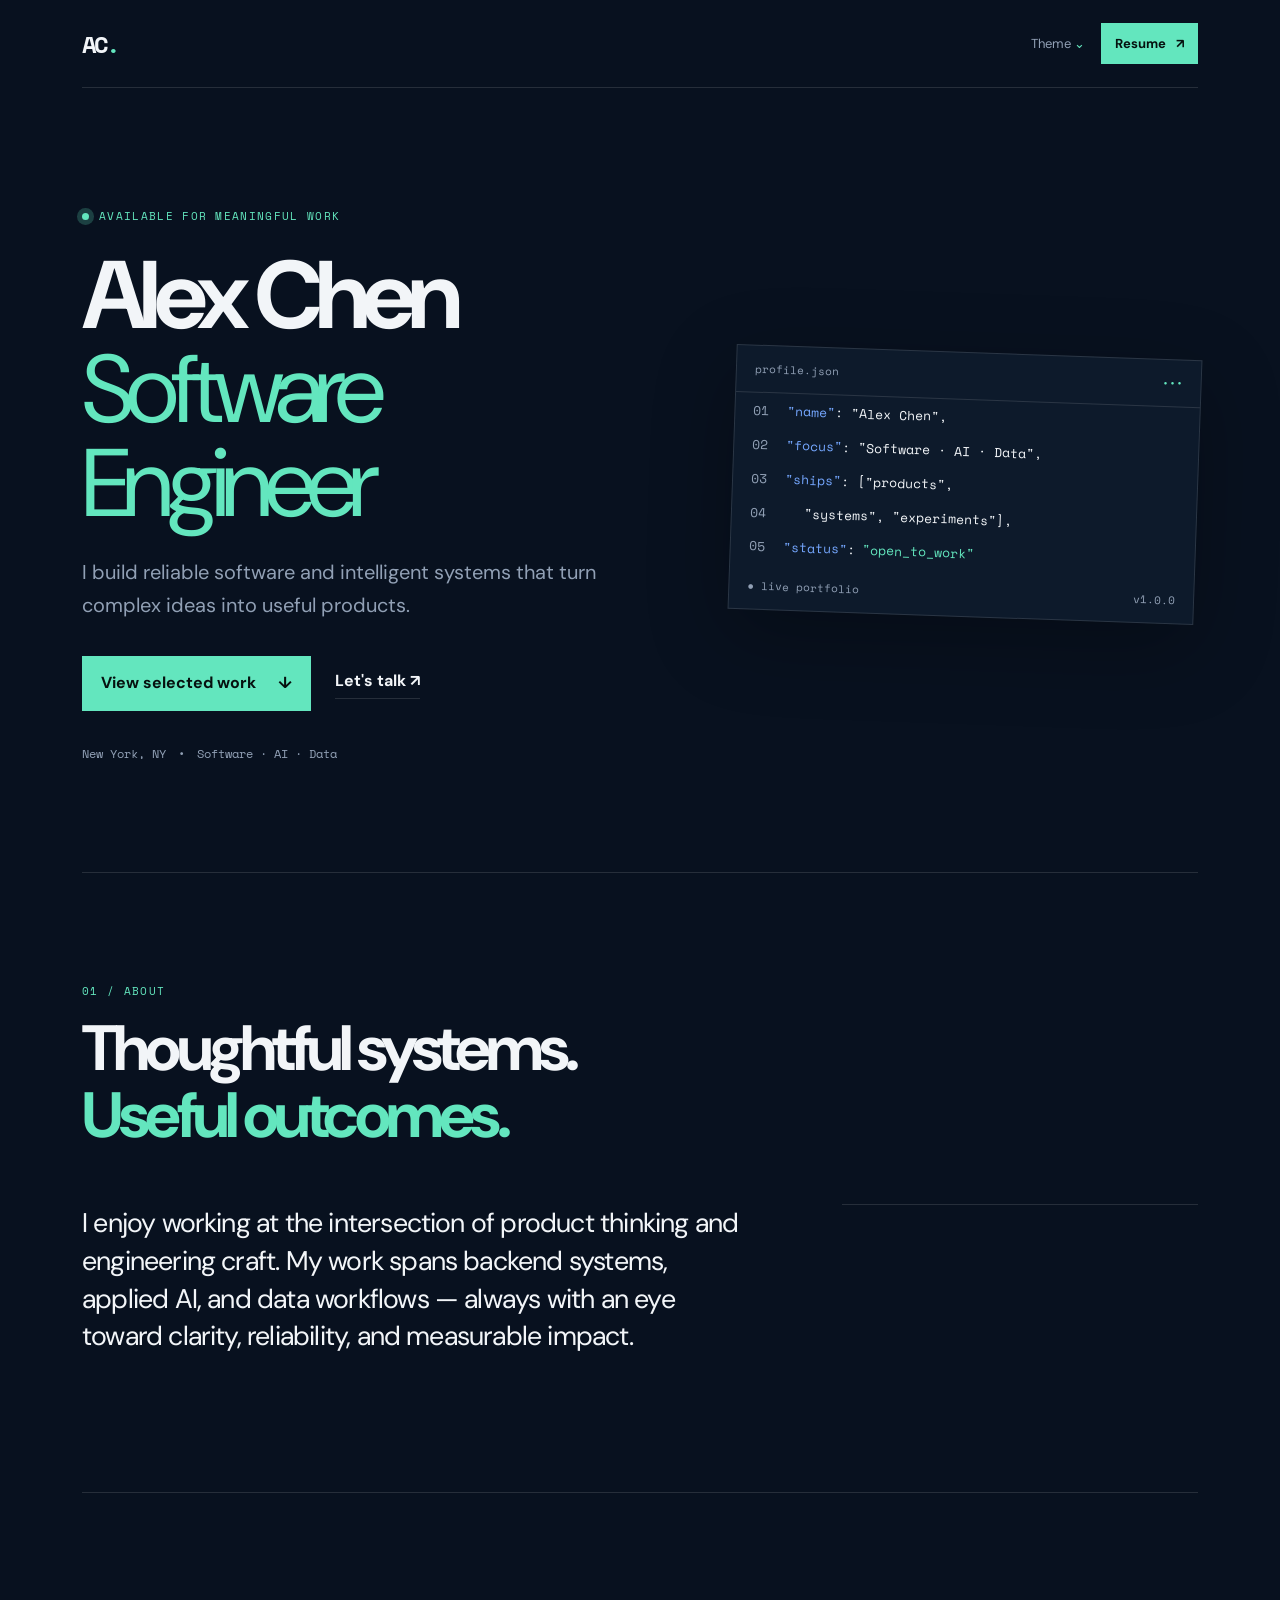
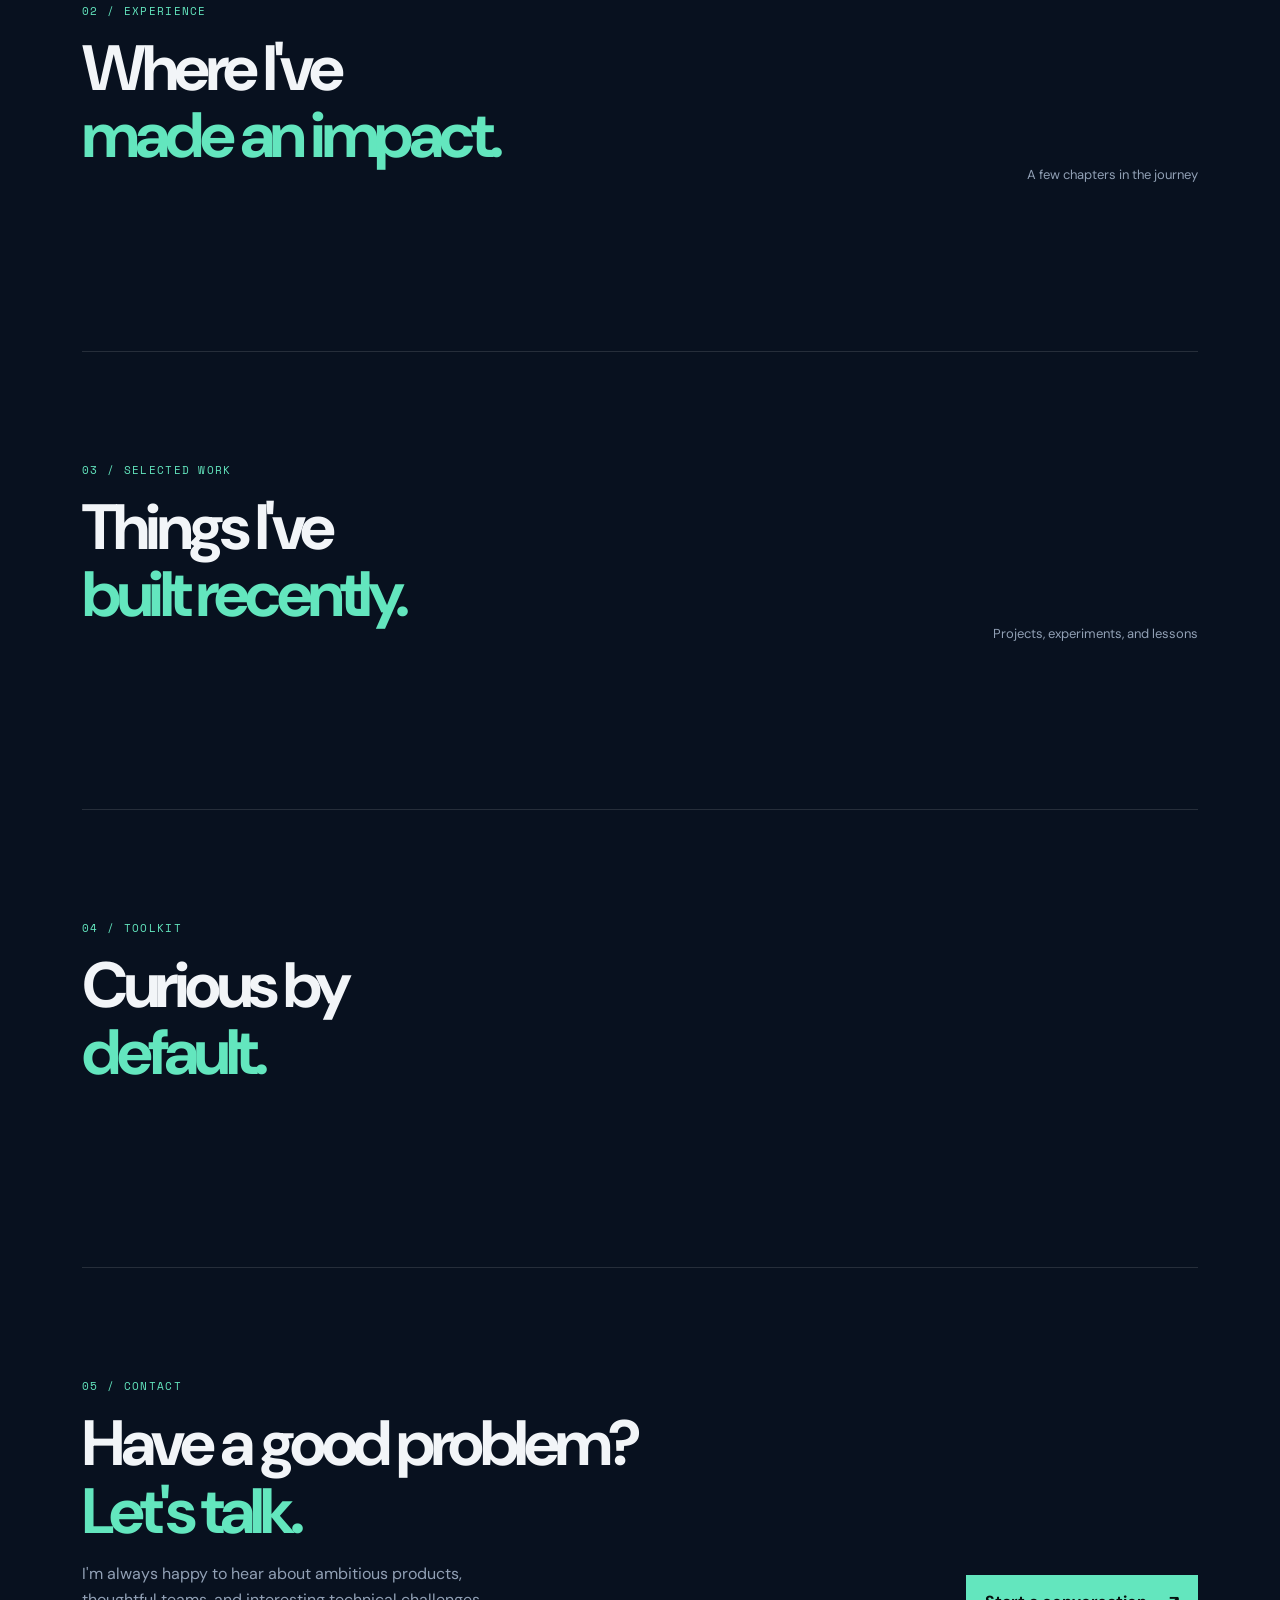
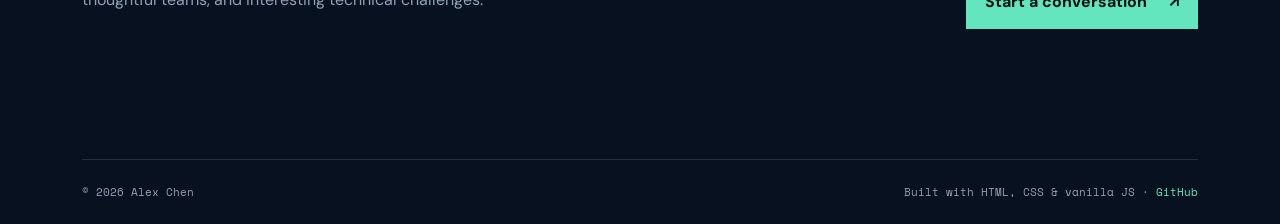
<file: template/index.html>
<!doctype html>
<html lang="en">
<head>
  <meta charset="utf-8">
  <meta name="viewport" content="width=device-width, initial-scale=1">
  <meta name="description" content="A config-driven developer portfolio template for engineers.">
  <meta name="theme-color" content="#08111f">
  <title>Developer Portfolio</title>
  <link rel="preconnect" href="https://fonts.googleapis.com">
  <link rel="preconnect" href="https://fonts.gstatic.com" crossorigin>
  <link href="https://fonts.googleapis.com/css2?family=DM+Sans:wght@400;500;600;700&family=Space+Mono:wght@400;700&display=swap" rel="stylesheet">
  <link rel="stylesheet" href="styles.css">
</head>
<body>
  <a class="skip-link" href="#main">Skip to content</a>
  <div class="site-shell">
    <header class="site-header">
      <a class="brand" href="#top" aria-label="Back to top"><span data-config="initials">AC</span><i>.</i></a>
      <nav class="desktop-nav" aria-label="Primary navigation" id="desktopNav"></nav>
      <div class="header-actions">
        <details class="theme-picker">
          <summary class="theme-toggle">Theme <span>⌄</span></summary>
          <div class="theme-menu" id="themeMenu">
            <button type="button" data-theme="midnight" onclick="document.documentElement.dataset.theme='midnight'; this.closest('details').open=false">Midnight</button>
            <button type="button" data-theme="aurora" onclick="document.documentElement.dataset.theme='aurora'; this.closest('details').open=false">Aurora</button>
            <button type="button" data-theme="paper" onclick="document.documentElement.dataset.theme='paper'; this.closest('details').open=false">Paper</button>
          </div>
        </details>
        <a class="button button-small" data-link="resume" target="_blank" rel="noreferrer">Resume <span>↗</span></a>
        <button class="menu-toggle" id="menuToggle" type="button" aria-label="Open menu" aria-expanded="false"><span></span><span></span></button>
      </div>
      <nav class="mobile-nav" id="mobileNav" aria-label="Mobile navigation"></nav>
    </header>

    <main id="main">
      <section class="hero section-grid" id="top">
        <div class="hero-copy">
          <p class="eyebrow"><span class="pulse"></span><span data-config="availability">Available for meaningful work</span></p>
          <h1><span data-config="name">Alex Chen</span><br><em data-config="role">Software Engineer</em></h1>
          <p class="hero-intro" data-config="tagline">I build reliable software and intelligent systems that turn complex ideas into useful products.</p>
          <div class="hero-actions">
            <a class="button" href="#projects">View selected work <span>↓</span></a>
            <a class="text-link" data-link="email">Let's talk <span>↗</span></a>
          </div>
          <div class="hero-meta"><span data-config="location">New York, NY</span><span>•</span><span data-config="focus">Software · AI · Data</span></div>
        </div>
        <div class="hero-card" aria-label="Profile summary">
          <div class="card-top"><span>profile.json</span><span class="dots">•••</span></div>
          <div class="code-line"><b>01</b><span><i>"name"</i>: <strong data-config="name">"Alex Chen"</strong>,</span></div>
          <div class="code-line"><b>02</b><span><i>"focus"</i>: <strong data-config="focus">"Software · AI · Data"</strong>,</span></div>
          <div class="code-line"><b>03</b><span><i>"ships"</i>: [<strong>"products"</strong>,</span></div>
          <div class="code-line"><b>04</b><span class="indent"><strong>"systems"</strong>, <strong>"experiments"</strong>],</span></div>
          <div class="code-line"><b>05</b><span><i>"status"</i>: <mark>"open_to_work"</mark></span></div>
          <div class="card-footer"><span>● live portfolio</span><span>v1.0.0</span></div>
        </div>
      </section>

      <section class="section" id="about"><div class="section-heading"><p class="eyebrow">01 / About</p><h2>Thoughtful systems.<br><em>Useful outcomes.</em></h2></div><div class="about-grid"><p class="large-copy" data-config="bio">I enjoy working at the intersection of product thinking and engineering craft. My work spans backend systems, applied AI, and data workflows — always with an eye toward clarity, reliability, and measurable impact.</p><div class="quick-facts" id="quickFacts"></div></div></section>
      <section class="section" id="experience"><div class="section-heading inline-heading"><div><p class="eyebrow">02 / Experience</p><h2>Where I've<br><em>made an impact.</em></h2></div><span class="section-note">A few chapters in the journey</span></div><div class="timeline" id="experienceList"></div></section>
      <section class="section" id="projects"><div class="section-heading inline-heading"><div><p class="eyebrow">03 / Selected work</p><h2>Things I've<br><em>built recently.</em></h2></div><span class="section-note">Projects, experiments, and lessons</span></div><div class="project-grid" id="projectList"></div></section>
      <section class="section split-section" id="skills"><div class="section-heading"><p class="eyebrow">04 / Toolkit</p><h2>Curious by<br><em>default.</em></h2></div><div class="skill-groups" id="skillList"></div></section>
      <section class="contact-section" id="contact"><p class="eyebrow">05 / Contact</p><h2>Have a good problem?<br><em>Let's talk.</em></h2><div class="contact-row"><p data-config="contactNote">I'm always happy to hear about ambitious products, thoughtful teams, and interesting technical challenges.</p><a class="button" data-link="email">Start a conversation <span>↗</span></a></div></section>
    </main>
    <footer><span>© <span data-config="year">2026</span> <span data-config="name">Alex Chen</span></span><span>Built with HTML, CSS &amp; vanilla JS · <a href="https://github.com/" target="_blank" rel="noreferrer">GitHub</a></span></footer>
  </div>
  <script src="config.js"></script>
  <script src="script.js"></script>
</body>
</html>
</file>
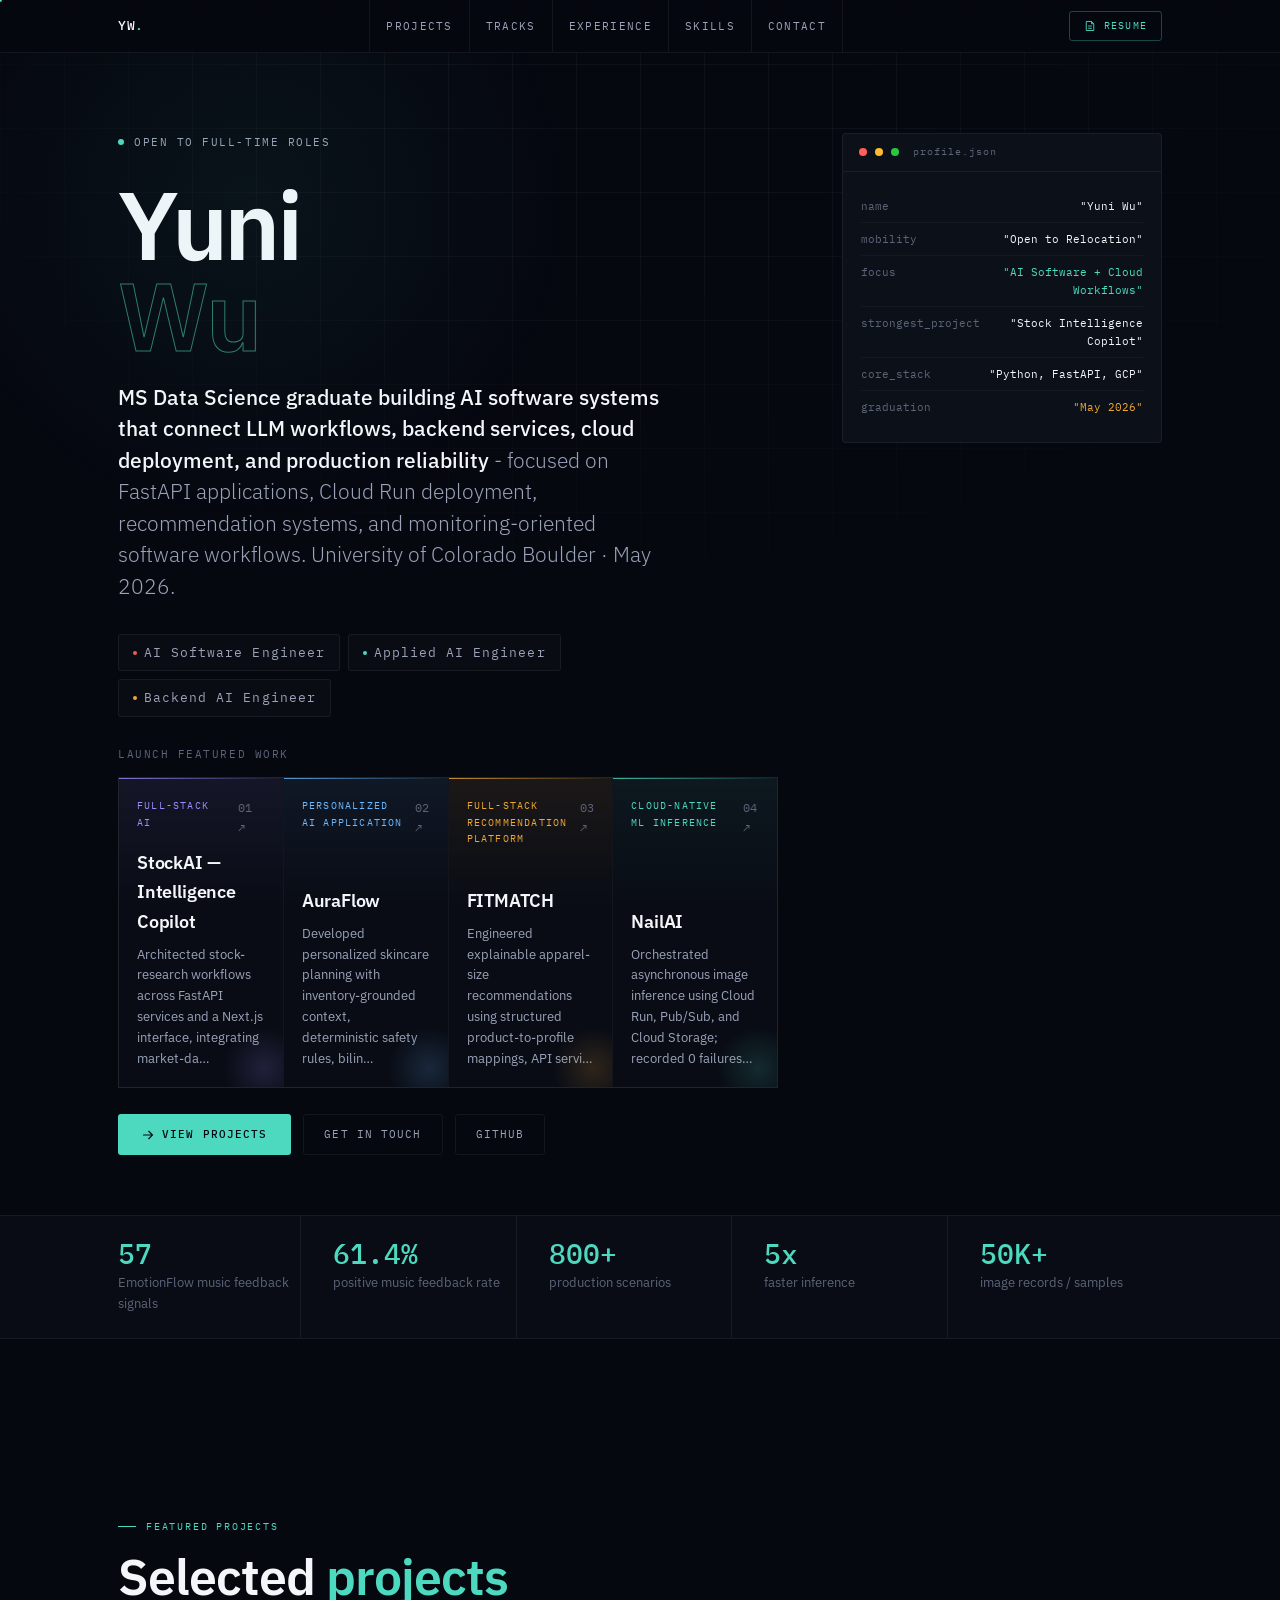
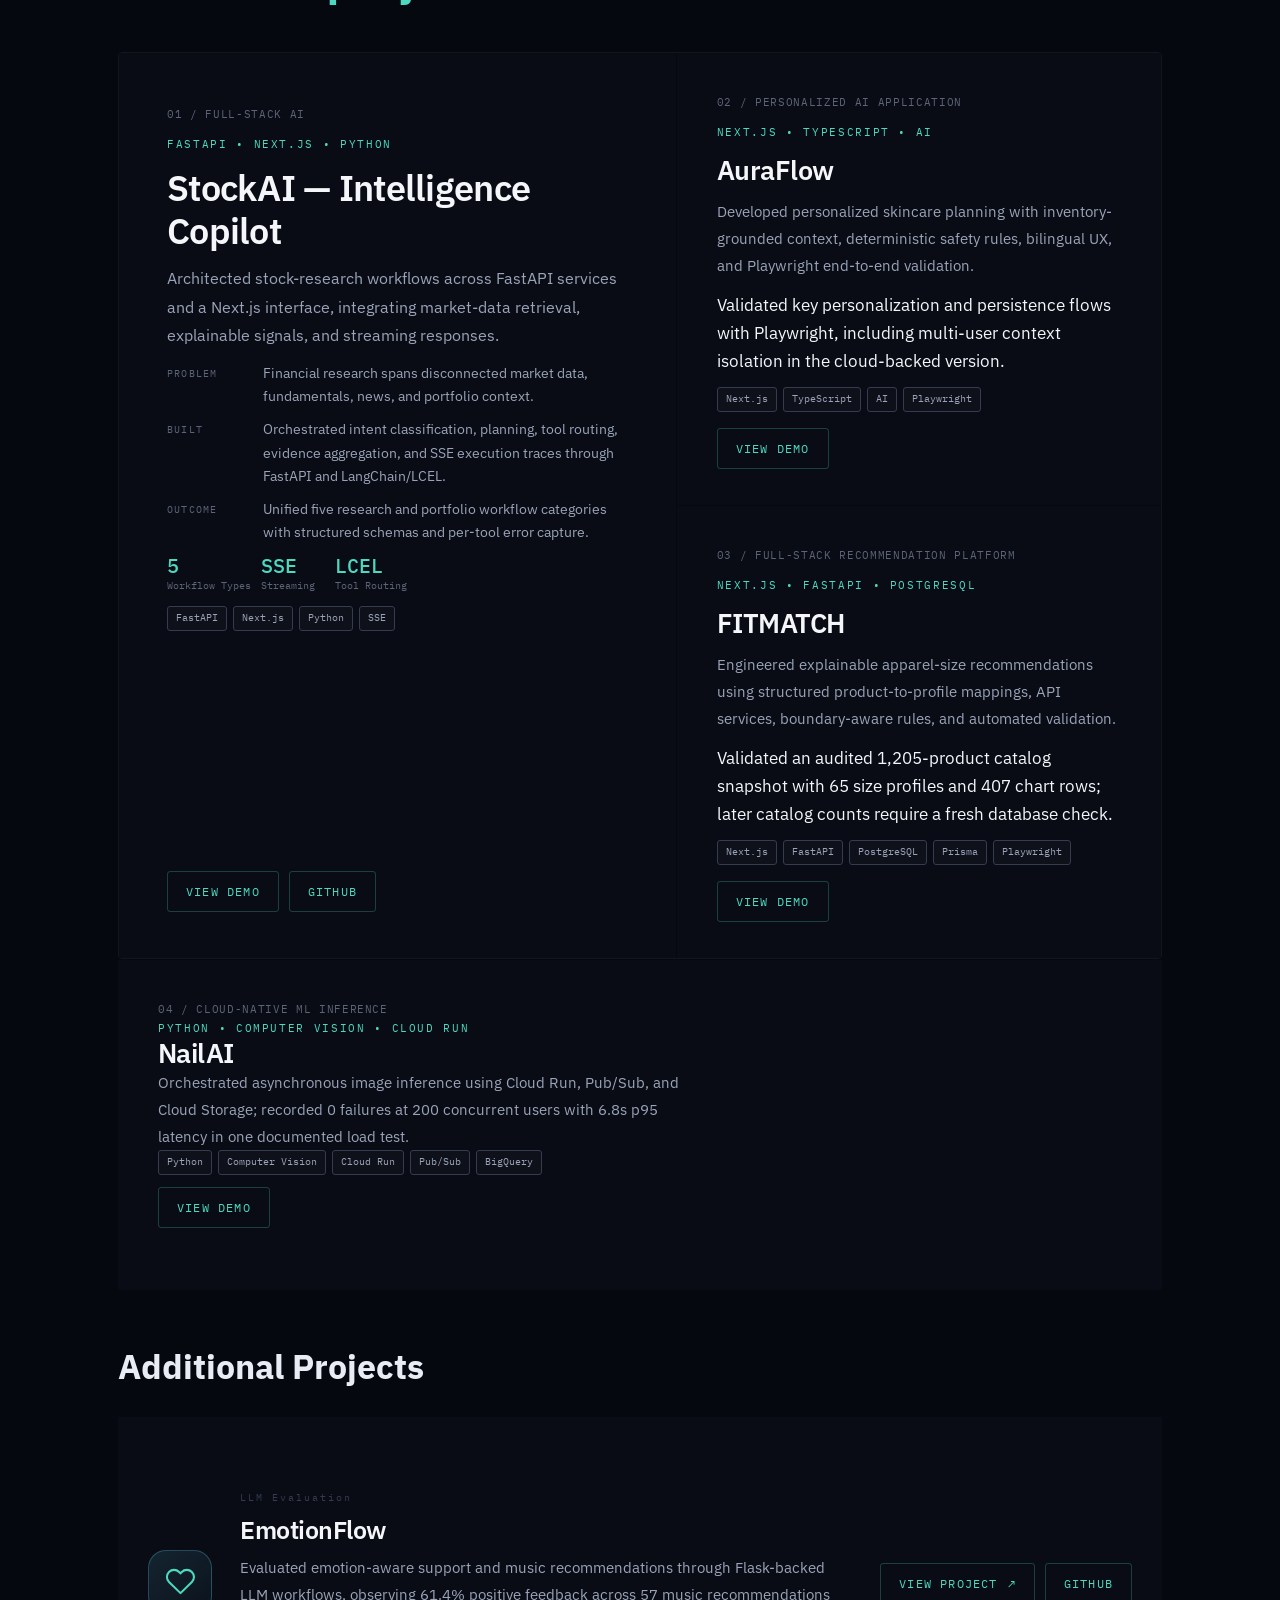
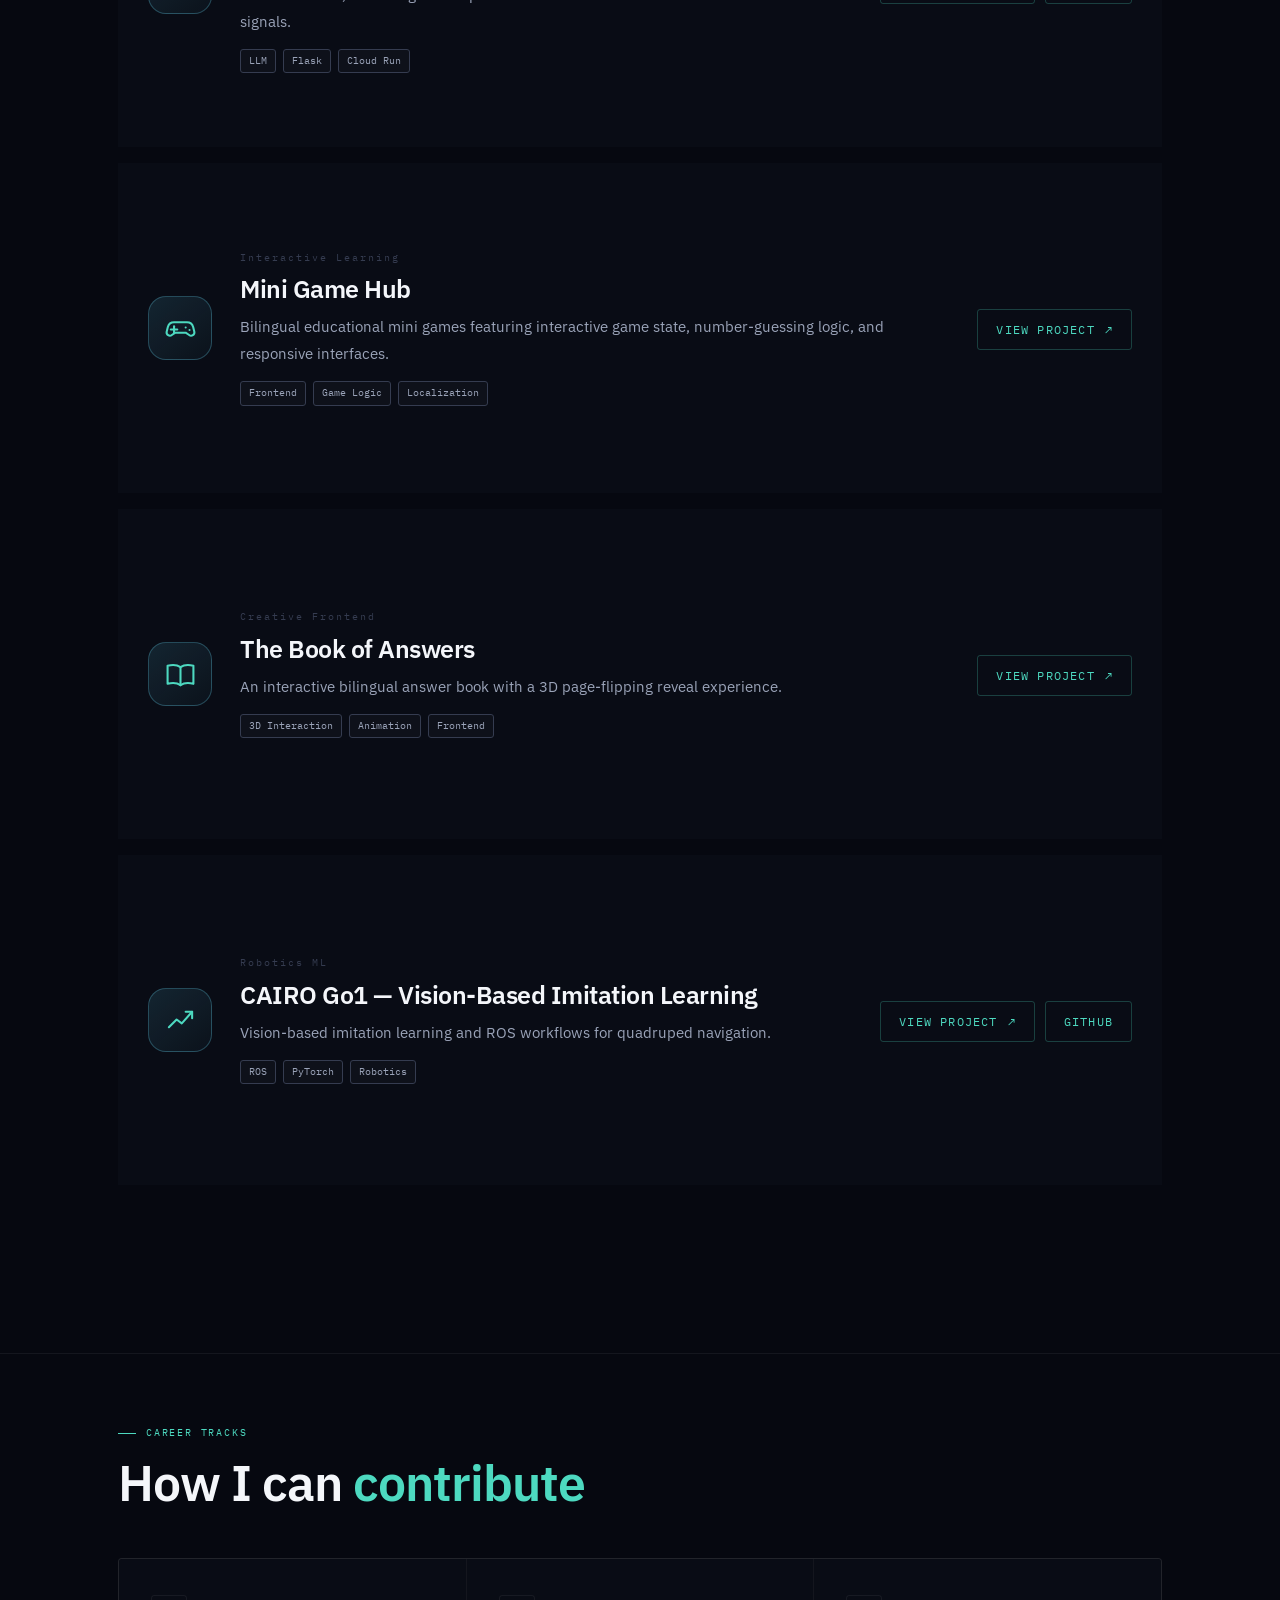
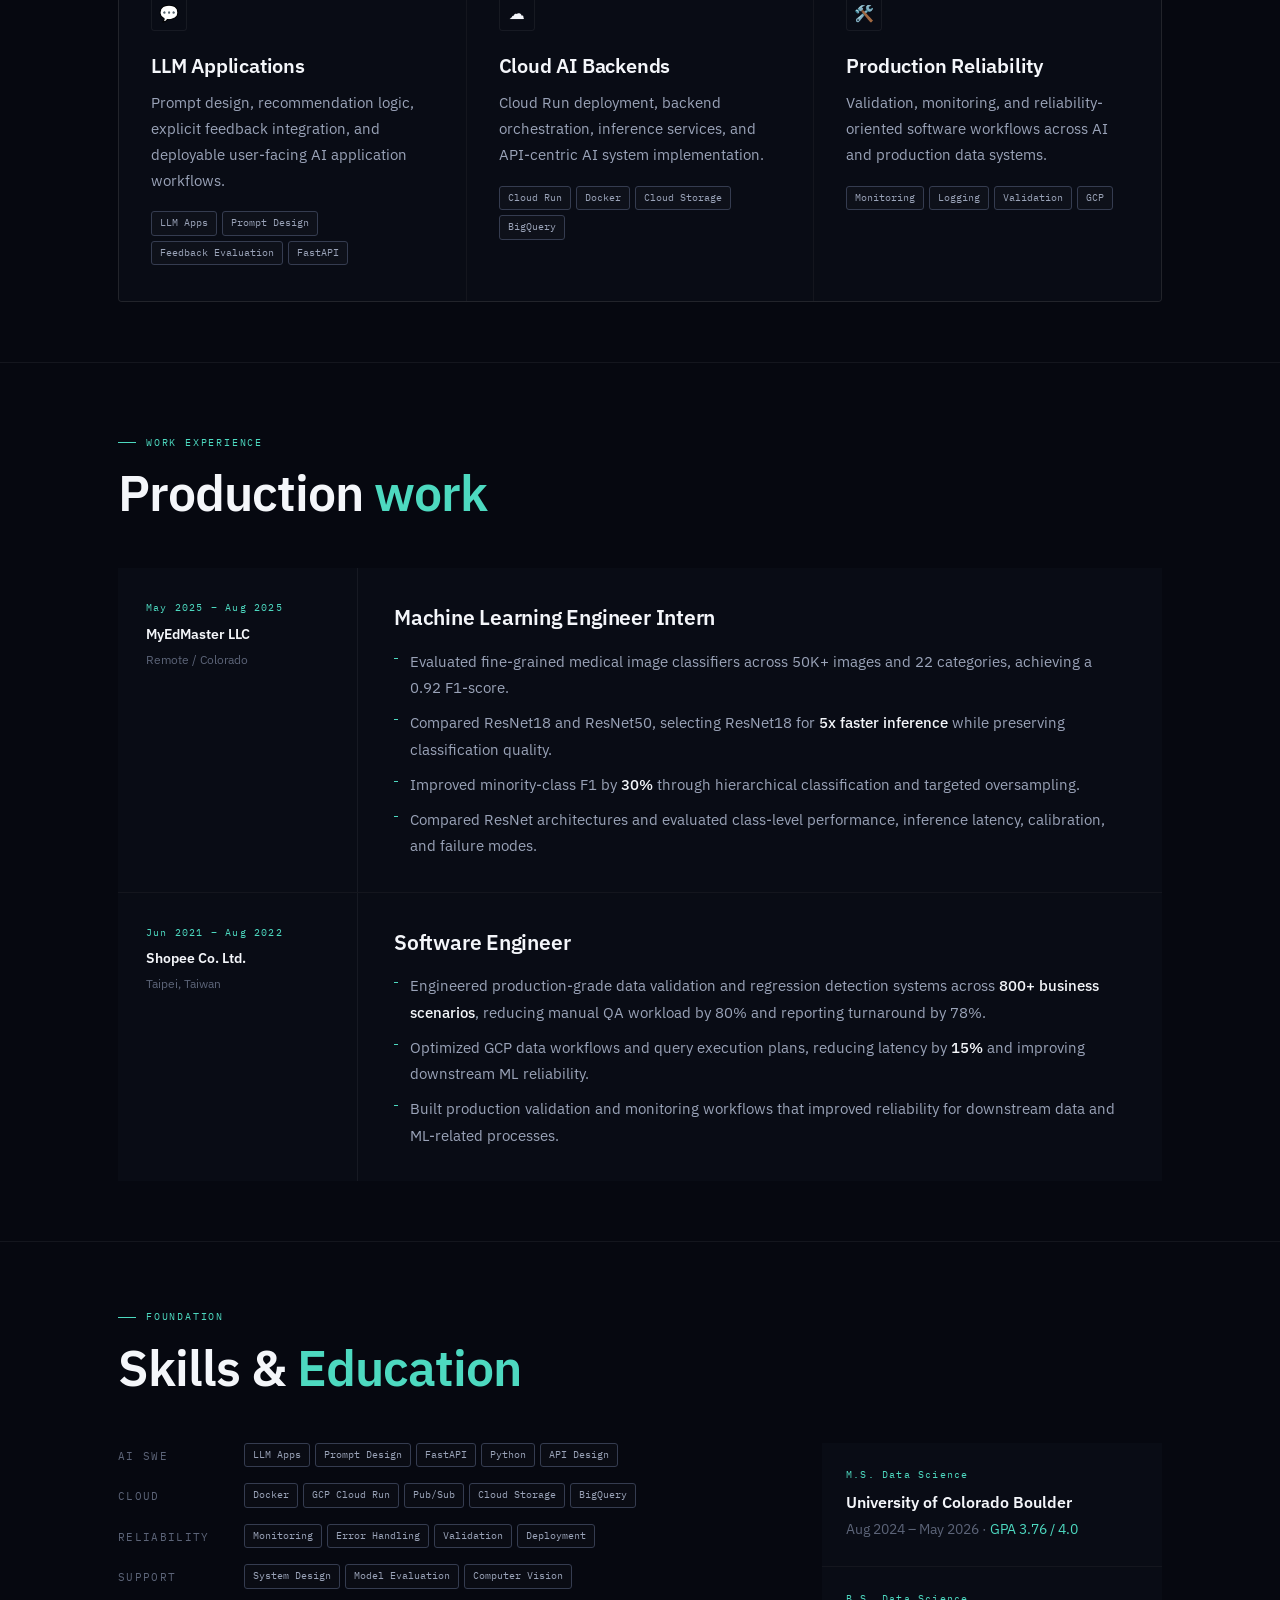
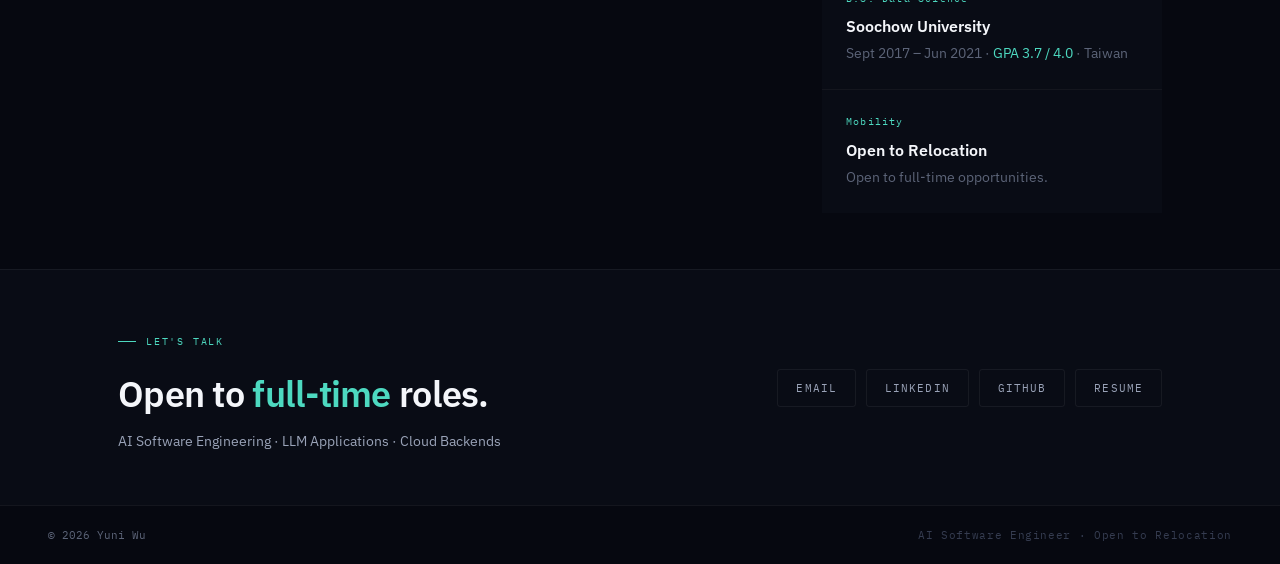
<file: ai-swe.html>
<!DOCTYPE html>
<html lang="en">
<head>
<meta charset="UTF-8">
<meta name="viewport" content="width=device-width, initial-scale=1.0">
<title>Yuni Wu Portfolio</title>
<meta
  name="description"
  content="Yuni Wu is an AI software engineer candidate building LLM applications, FastAPI backends, cloud-deployed AI systems, and production monitoring workflows."
>
<meta name="robots" content="noindex, nofollow">
<link rel="preconnect" href="https://fonts.googleapis.com">
<link rel="preconnect" href="https://fonts.gstatic.com" crossorigin>
<link href="https://fonts.googleapis.com/css2?family=IBM+Plex+Sans:ital,wght@0,300;0,400;0,500;0,600;1,300;1,400&family=IBM+Plex+Mono:wght@300;400;500&display=swap" rel="stylesheet">
<link rel="icon" type="image/png" sizes="32x32" href="./img/icon.png">
<link rel="icon" type="image/png" sizes="16x16" href="./img/icon.png">
<link rel="apple-touch-icon" sizes="180x180" href="./img/icon.png">
<link rel="manifest" href="/site.webmanifest">
<meta property="og:title" content="Yuni Wu Portfolio">
<meta property="og:description" content="Yuni Wu is an AI software engineer candidate building LLM applications, FastAPI backends, cloud-deployed AI systems, and production monitoring workflows.">
<meta property="og:type" content="website">
<meta name="theme-color" content="#060810">
<style>
/* ═══════════════════════════════════════════
   TOKENS
═══════════════════════════════════════════ */
:root {
  --bg0:      #060810;
  --bg1:      #090c15;
  --bg2:      #0c1018;
  --bg3:      #10141f;
  --bg4:      #141926;
  --line:     rgba(255,255,255,0.06);
  --line2:    rgba(255,255,255,0.04);
  --cyan:     #4dd9c0;
  --cyan-dim: rgba(77,217,192,0.15);
  --cyan-glow:rgba(77,217,192,0.08);
  --teal:     #4dd9c0;
  --blue:     #68b8ff;
  --violet:   #9c8cff;
  --amber:    #f0a832;
  --rose:     #ff8a7a;
  --white:    #f4f6fa;
  --gray1:    #9aa3b8;
  --gray2:    #5c6478;
  --gray3:    #353c50;
  --ff:       'IBM Plex Sans', system-ui, sans-serif;
  --ffm:      'IBM Plex Mono', 'Courier New', monospace;
  --r:        3px;
}

/* ═══════════════════════════════════════════
   RESET + BASE
═══════════════════════════════════════════ */
*,*::before,*::after{box-sizing:border-box;margin:0;padding:0;}
html{scroll-behavior:smooth;font-size:17px;}
body{
  background:var(--bg0);
  color:var(--white);
  font-family:var(--ff);
  line-height:1.65;
  overflow-x:hidden;
}
a{color:inherit;text-decoration:none;}
img{display:block;max-width:100%;}

/* ═══════════════════════════════════════════
   CURSOR
═══════════════════════════════════════════ */
#cur-dot,#cur-ring{
  position:fixed;top:0;left:0;
  pointer-events:none;z-index:9000;
  border-radius:50%;
  transform:translate(-50%,-50%);
}
#cur-dot{
  width:4px;height:4px;
  background:var(--cyan);
}
#cur-ring{
  width:26px;height:26px;
  border:1px solid rgba(77,217,192,.35);
  transition:width .2s,height .2s,border-color .2s,opacity .2s;
}
body:not(:hover) #cur-ring{opacity:0;}
body.cursor-off #cur-dot,
body.cursor-off #cur-ring{display:none;}
#cur-ring.over{
  width:40px;height:40px;
  border-color:rgba(77,217,192,.65);
}

/* ═══════════════════════════════════════════
   GRID OVERLAY
═══════════════════════════════════════════ */
#grid-bg{
  position:fixed;inset:0;z-index:0;pointer-events:none;
  background-image:
    linear-gradient(var(--line2) 1px,transparent 1px),
    linear-gradient(90deg,var(--line2) 1px,transparent 1px);
  background-size:64px 64px;
  mask-image:radial-gradient(ellipse 80% 80% at 50% 10%,black 20%,transparent 80%);
}

/* ═══════════════════════════════════════════
   COMMON LAYOUT
═══════════════════════════════════════════ */
.z{position:relative;z-index:10;}
.wrap{max-width:1140px;margin:0 auto;padding:0 48px;}

/* LABEL */
.lbl{
  display:inline-flex;align-items:center;gap:10px;
  font-family:var(--ffm);font-size:10px;font-weight:400;
  letter-spacing:.18em;text-transform:uppercase;
  color:var(--cyan);margin-bottom:14px;
}
.lbl::before{content:'';width:18px;height:1px;background:var(--cyan);}

/* SECTION TITLE */
.sec-title{
  font-size:clamp(34px,4vw,50px);
  font-weight:600;
  letter-spacing:-.02em;
  line-height:1.1;
  color:var(--white);
  margin-bottom:48px;
}
.sec-title span{color:var(--cyan);}

/* DIVIDER */
.hdiv{height:1px;background:var(--line);width:100%;}

/* MONO SMALL */
.mono{font-family:var(--ffm);}
.mono-xs{font-family:var(--ffm);font-size:11px;color:var(--gray2);letter-spacing:.06em;}

/* TAG CHIP */
.chip{
  display:inline-block;
  font-family:var(--ffm);font-size:10px;
  padding:3px 8px;
  border:1px solid var(--gray3);
  color:var(--gray1);
  border-radius:var(--r);
  background:rgba(255,255,255,.02);
  transition:border-color .2s,color .2s;
  white-space:nowrap;
}

/* REVEAL */
.rv{opacity:0;transform:translateY(20px);transition:opacity .65s ease,transform .65s ease;}
.rv.on{opacity:1;transform:none;}

/* ═══════════════════════════════════════════
   NAV
═══════════════════════════════════════════ */
nav{
  position:fixed;top:0;left:0;right:0;z-index:500;
  border-bottom:1px solid var(--line);
  background:rgba(6,8,16,.85);
  backdrop-filter:blur(14px);
}
.nav-inner{
  display:flex;align-items:center;justify-content:space-between;
  height:52px;
  max-width:1140px;margin:0 auto;padding:0 48px;
}
.nav-logo{
  font-family:var(--ffm);font-size:13px;font-weight:500;
  color:var(--white);letter-spacing:.04em;
}
.nav-logo span{color:var(--cyan);}
.nav-links{display:flex;gap:0;list-style:none;}
.nav-links a{
  display:block;padding:0 16px;height:52px;line-height:52px;
  font-family:var(--ffm);font-size:11px;letter-spacing:.12em;text-transform:uppercase;
  color:var(--gray1);
  border-left:1px solid var(--line);
  transition:color .2s,background .2s;
}
.nav-links a:hover{color:var(--cyan);background:var(--cyan-glow);}
.nav-links li:last-child a{border-right:1px solid var(--line);}
.nav-toggle{
  display:none;
  width:40px;
  height:40px;
  align-items:center;
  justify-content:center;
  border:1px solid var(--line);
  border-radius:var(--r);
  color:var(--cyan);
  background:rgba(255,255,255,.02);
}
.nav-toggle span,
.nav-toggle span::before,
.nav-toggle span::after{
  display:block;
  width:16px;
  height:1.5px;
  background:currentColor;
  position:relative;
  transition:.2s ease;
}
.nav-toggle span::before,
.nav-toggle span::after{
  content:'';
  position:absolute;
  left:0;
}
.nav-toggle span::before{top:-5px;}
.nav-toggle span::after{top:5px;}
.nav-toggle.open span{background:transparent;}
.nav-toggle.open span::before{top:0;transform:rotate(45deg);}
.nav-toggle.open span::after{top:0;transform:rotate(-45deg);}
.nav-resume{
  display:flex;align-items:center;gap:8px;
  font-family:var(--ffm);font-size:10px;letter-spacing:.12em;text-transform:uppercase;
  color:var(--cyan);padding:6px 14px;
  border:1px solid rgba(77,217,192,.3);
  border-radius:var(--r);
  transition:background .2s;
}
.nav-resume:hover{background:var(--cyan-dim);}
.mobile-menu{
  display:none;
  position:fixed;
  top:52px;
  left:0;
  right:0;
  z-index:490;
  background:rgba(9,12,21,.98);
  border-bottom:1px solid var(--line);
}
.mobile-menu.open{display:block;}
.mobile-menu a{
  display:block;
  padding:14px 24px;
  font-family:var(--ffm);
  font-size:11px;
  letter-spacing:.12em;
  text-transform:uppercase;
  color:var(--gray1);
  border-top:1px solid var(--line2);
}
.mobile-menu a:hover{
  color:var(--cyan);
  background:var(--cyan-glow);
}

/* ═══════════════════════════════════════════
   HERO
═══════════════════════════════════════════ */
#hero{
  min-height:100vh;
  display:flex;align-items:center;
  padding:80px 0 60px;
  position:relative;overflow:hidden;
}

/* ambient glow */
#hero::before{
  content:'';
  position:absolute;top:-200px;left:-100px;
  width:700px;height:700px;
  background:radial-gradient(circle,rgba(77,217,192,.06) 0%,transparent 65%);
  pointer-events:none;
}

.hero-grid{
  display:grid;
  grid-template-columns:1fr 320px;
  gap:64px;
  align-items:start;
}

/* STATUS BAR */
.hero-status{
  display:flex;align-items:center;gap:10px;
  font-family:var(--ffm);font-size:10px;letter-spacing:.15em;text-transform:uppercase;
  color:var(--gray1);margin-bottom:28px;
}
.status-dot{
  width:6px;height:6px;border-radius:50%;
  background:var(--cyan);
  box-shadow:0 0 0 0 rgba(77,217,192,.6);
  animation:ping 2.4s infinite;
}
@keyframes ping{
  0%,100%{box-shadow:0 0 0 0 rgba(77,217,192,.6);}
  50%{box-shadow:0 0 0 8px rgba(77,217,192,0);}
}

/* HERO HEADLINE */
.hero-name{
  font-size:clamp(58px,7.6vw,96px);
  font-weight:600;
  letter-spacing:-.035em;
  line-height:.95;
  color:var(--white);
  margin-bottom:20px;
}
.hero-name em{
  font-style:normal;
  color:transparent;
  -webkit-text-stroke:1px var(--cyan);
  opacity:.55;
}

.hero-role{
  font-size:clamp(17px,2.2vw,21px);
  font-weight:300;
  color:var(--gray1);
  line-height:1.5;
  margin-bottom:32px;
  max-width:560px;
}
.hero-role strong{color:var(--white);font-weight:500;}

/* TARGET ROLES */
.target-roles{
  display:flex;flex-wrap:wrap;gap:8px;
  margin-bottom:28px;
}
.target-role{
  display:flex;align-items:center;gap:7px;
  font-family:var(--ffm);font-size:13px;letter-spacing:.08em;
  padding:7px 14px;
  border:1px solid var(--line);
  border-radius:var(--r);
  color:var(--gray1);
  background:rgba(255,255,255,.02);
  transition:border-color .25s,color .25s,background .25s;
}
.target-role:hover{border-color:rgba(77,217,192,.4);color:var(--cyan);background:var(--cyan-glow);}
.target-role .tr-dot{
  width:4px;height:4px;border-radius:50%;
  flex-shrink:0;
}
.tr-r{background:#ef5b5b;}
.tr-m{background:var(--cyan);}
.tr-s{background:var(--amber);}

/* HERO ENTRIES */
.hero-entry-label{
  font-family:var(--ffm);
  font-size:11px;
  letter-spacing:.14em;
  text-transform:uppercase;
  color:var(--gray2);
  margin-bottom:14px;
}
.hero-entry-grid{
  display:grid;
  grid-template-columns:repeat(4,minmax(0,1fr));
  gap:1px;
  background:var(--line);
  border:1px solid var(--line);
  margin-bottom:26px;
}
.hero-entry{
  background:var(--bg1);
  padding:20px 18px 18px;
  min-height:132px;
  display:flex;
  flex-direction:column;
  justify-content:space-between;
  position:relative;
  overflow:hidden;
  transition:background .2s,border-color .2s,transform .2s;
}
.hero-entry-body{
  display:grid;
  grid-template-rows:auto 1fr;
  align-content:start;
  gap:8px;
  min-height:68px;
}
.hero-entry.e-robotics{
  background:
    linear-gradient(180deg, rgba(77,217,192,.06), rgba(9,12,21,1) 42%),
    var(--bg1);
}
.hero-entry.e-ml{
  background:
    linear-gradient(180deg, rgba(104,184,255,.07), rgba(9,12,21,1) 42%),
    var(--bg1);
}
.hero-entry.e-llm{
  background:
    linear-gradient(180deg, rgba(156,140,255,.08), rgba(9,12,21,1) 42%),
    var(--bg1);
}
.hero-entry.e-product{
  background:
    linear-gradient(180deg, rgba(240,168,50,.08), rgba(9,12,21,1) 42%),
    var(--bg1);
}
.hero-entry::before{
  content:'';
  position:absolute;
  inset:0 0 auto 0;
  height:1px;
  background:linear-gradient(to right,var(--cyan),transparent);
  opacity:.8;
}
.hero-entry.e-robotics::before{background:linear-gradient(to right,var(--teal),transparent);}
.hero-entry.e-ml::before{background:linear-gradient(to right,var(--blue),transparent);}
.hero-entry.e-llm::before{background:linear-gradient(to right,var(--violet),transparent);}
.hero-entry.e-product::before{background:linear-gradient(to right,var(--amber),transparent);}
.hero-entry::after{
  content:'';
  position:absolute;
  right:-22px;
  bottom:-22px;
  width:82px;
  height:82px;
  background:radial-gradient(circle,rgba(77,217,192,.12) 0%,transparent 70%);
  pointer-events:none;
}
.hero-entry.e-robotics::after{background:radial-gradient(circle,rgba(77,217,192,.15) 0%,transparent 70%);}
.hero-entry.e-ml::after{background:radial-gradient(circle,rgba(104,184,255,.16) 0%,transparent 70%);}
.hero-entry.e-llm::after{background:radial-gradient(circle,rgba(156,140,255,.16) 0%,transparent 70%);}
.hero-entry.e-product::after{background:radial-gradient(circle,rgba(240,168,50,.16) 0%,transparent 70%);}
.hero-entry:hover{background:var(--bg2);transform:translateY(-2px);}
.hero-entry-top{
  display:flex;
  align-items:flex-start;
  justify-content:space-between;
  gap:12px;
  margin-bottom:10px;
}
.hero-entry-kicker{
  font-family:var(--ffm);
  font-size:10px;
  letter-spacing:.12em;
  text-transform:uppercase;
  color:var(--cyan);
}
.hero-entry.e-robotics .hero-entry-kicker{color:var(--teal);}
.hero-entry.e-ml .hero-entry-kicker{color:var(--blue);}
.hero-entry.e-llm .hero-entry-kicker{color:var(--violet);}
.hero-entry.e-product .hero-entry-kicker{color:var(--amber);}
.hero-entry-arrow{
  font-family:var(--ffm);
  font-size:12px;
  color:var(--gray2);
}
.hero-entry-name{
  font-size:18px;
  font-weight:600;
  color:var(--white);
  margin-bottom:0;
  letter-spacing:-.01em;
  min-height:1.35em;
}
.hero-entry-copy{
  font-size:13px;
  line-height:1.6;
  color:var(--gray1);
  max-width:22ch;
  min-height:3.2em;
}

/* HERO ACTIONS */
.hero-actions{display:flex;gap:12px;align-items:center;}
.btn-primary{
  display:inline-flex;align-items:center;gap:8px;
  padding:11px 24px;
  background:var(--cyan);
  color:#060810;
  font-family:var(--ffm);font-size:11px;font-weight:500;letter-spacing:.1em;text-transform:uppercase;
  border:none;border-radius:var(--r);
  transition:opacity .2s,transform .2s;
}
.btn-primary:hover{opacity:.88;transform:translateY(-1px);}
.btn-outline{
  display:inline-flex;align-items:center;gap:8px;
  padding:10px 20px;
  border:1px solid var(--line);
  color:var(--gray1);
  font-family:var(--ffm);font-size:11px;letter-spacing:.1em;text-transform:uppercase;
  border-radius:var(--r);
  transition:border-color .25s,color .25s;
}
.btn-outline:hover{border-color:rgba(77,217,192,.4);color:var(--cyan);}

/* HERO PANEL — right col */
.hero-panel{
  background:var(--bg2);
  border:1px solid var(--line);
  border-radius:4px;
  overflow:hidden;
}
.hp-header{
  padding:10px 16px;
  border-bottom:1px solid var(--line);
  display:flex;align-items:center;gap:8px;
  font-family:var(--ffm);font-size:10px;color:var(--gray2);
  letter-spacing:.1em;
}
.hp-dot{width:8px;height:8px;border-radius:50%;}
.hp-dot.r{background:#ff5f57;}
.hp-dot.y{background:#febc2e;}
.hp-dot.g{background:#28c840;}
.hp-body{padding:18px;}
.hp-row{
  display:flex;justify-content:space-between;align-items:baseline;
  padding:7px 0;
  border-bottom:1px solid var(--line2);
  font-size:12px;
}
.hp-row:last-child{border-bottom:none;}
.hp-key{color:var(--gray2);font-family:var(--ffm);font-size:11px;}
.hp-val{color:var(--white);font-family:var(--ffm);font-size:11px;text-align:right;max-width:170px;}
.hp-val.cyan{color:var(--cyan);}
.hp-val.amber{color:var(--amber);}

/* ═══════════════════════════════════════════
   METRICS STRIP
═══════════════════════════════════════════ */
.metrics-strip{
  border-top:1px solid var(--line);
  border-bottom:1px solid var(--line);
  background:var(--bg1);
}
.metrics-inner{
  display:flex;
  max-width:1140px;margin:0 auto;padding:0 48px;
}
.metric{
  flex:1;
  display:flex;flex-direction:column;gap:4px;
  padding:24px 0;
  border-right:1px solid var(--line);
}
.metric:last-child{border-right:none;}
.metric-n{
  font-family:var(--ffm);font-size:28px;font-weight:500;
  color:var(--cyan);line-height:1;
}
.metric-l{font-size:13px;color:var(--gray2);}

/* ═══════════════════════════════════════════
   FEATURED PROJECTS
═══════════════════════════════════════════ */
#projects{padding:72px 0;}

.proj-layout{
  display:grid;
  grid-template-columns:minmax(0,1.15fr) minmax(0,1fr);
  align-items:stretch;
  gap:1px;
  background:transparent;
  border:1px solid var(--line);
  border-radius:4px;
  overflow:hidden;
}
.proj-layout > .proj-card.featured,
.proj-layout > .proj-stack{
  min-width:0;
  align-self:stretch;
}
.proj-stack{
  display:flex;
  flex-direction:column;
  gap:1px;
  background:transparent;
  align-self:stretch;
}
.proj-stack > .proj-card{
  flex:0 0 auto;
  min-height:330px;
}
.proj-card{
  background:var(--bg1);
  padding:40px 40px 36px;
  display:flex;
  flex-direction:column;
  gap:12px;
  position:relative;
  overflow:hidden;
  transition:background .25s;
  min-height:330px;
  isolation:isolate;
}
.proj-card::after{
  content:"";
  position:absolute;
  inset:0;
  background:var(--bg1);
  z-index:-1;
}
.proj-card:hover{background:var(--bg2);}
.proj-card:hover::after{background:var(--bg2);}
.proj-card::before{
  content:'';
  position:absolute;top:0;left:0;right:0;height:1px;
  background:linear-gradient(to right,var(--cyan),transparent);
  transform:scaleX(0);transform-origin:left;
  transition:transform .4s;
  z-index:1;
}
.proj-card:hover::before{transform:scaleX(1);}
.proj-card.featured{
  padding:52px 48px 46px;
  height:auto;
  min-height:100%;
  align-self:stretch;
}
.proj-feature-grid{
  display:flex;
  flex-direction:column;
}
.proj-feature-copy{
  display:flex;
  flex-direction:column;
  gap:12px;
  flex:1;
}
.proj-card.featured .proj-feature-grid{
  display:flex;
  flex-direction:column;
  flex:1;
  min-height:100%;
}
.project-primary{
  display:flex;
  flex-direction:column;
}
.project-primary > .proj-feature-grid{
  flex:1;
}
.project-primary .proj-feature-copy{
  flex:1;
}
.project-primary .proj-actions{
  margin-top:auto;
}
.go1-visual{
  position:relative;
  min-height:220px;
  margin:4px 0 22px;
  border:1px solid var(--line);
  border-radius:8px;
  background:
    radial-gradient(circle at 50% 38%, rgba(77,217,192,.14), transparent 38%),
    linear-gradient(180deg, rgba(255,255,255,.02), rgba(255,255,255,.01));
  overflow:hidden;
}
.go1-visual::before{
  content:'';
  position:absolute;
  inset:18px;
  border:1px solid rgba(255,255,255,.04);
  border-radius:6px;
}
.go1-visual::after{
  content:'GO1';
  position:absolute;
  top:14px;
  right:14px;
  font-family:var(--ffm);
  font-size:10px;
  letter-spacing:.14em;
  color:var(--gray2);
}
.go1-grid{
  position:absolute;
  inset:0;
  background-image:
    linear-gradient(rgba(255,255,255,.03) 1px, transparent 1px),
    linear-gradient(90deg, rgba(255,255,255,.03) 1px, transparent 1px);
  background-size:28px 28px;
  mask-image:linear-gradient(180deg, rgba(0,0,0,.45), transparent 82%);
}
.go1-orbit{
  position:absolute;
  inset:42px 26px 28px;
  border:1px dashed rgba(77,217,192,.18);
  border-radius:50%;
  animation:go1-spin 16s linear infinite;
}
.go1-bot{
  position:absolute;
  left:50%;
  top:50%;
  width:132px;
  height:78px;
  transform:translate(-50%,-50%);
}
.go1-body{
  position:absolute;
  left:24px;
  top:24px;
  width:78px;
  height:20px;
  border:1.5px solid rgba(77,217,192,.8);
  border-radius:9px 14px 10px 10px;
  background:rgba(77,217,192,.08);
  box-shadow:0 0 18px rgba(77,217,192,.12);
}
.go1-body::before,
.go1-body::after{
  content:'';
  position:absolute;
  top:8px;
  width:8px;
  height:8px;
  border-radius:50%;
  background:rgba(77,217,192,.82);
}
.go1-body::before{left:10px;}
.go1-body::after{right:10px;}
.go1-head{
  position:absolute;
  right:6px;
  top:22px;
  width:24px;
  height:12px;
  border:1.5px solid rgba(77,217,192,.8);
  border-radius:5px 9px 5px 5px;
  background:rgba(77,217,192,.06);
}
.go1-neck{
  position:absolute;
  right:26px;
  top:27px;
  width:18px;
  height:2px;
  background:linear-gradient(90deg, rgba(77,217,192,.65), rgba(77,217,192,.2));
}
.go1-back{
  position:absolute;
  left:18px;
  top:20px;
  width:92px;
  height:2px;
  background:linear-gradient(90deg, rgba(104,184,255,.25), rgba(77,217,192,.7), rgba(104,184,255,.25));
}
.go1-joint{
  position:absolute;
  width:6px;
  height:6px;
  border-radius:50%;
  background:rgba(104,184,255,.8);
  box-shadow:0 0 10px rgba(104,184,255,.2);
}
.go1-joint.j1{left:30px;top:42px;}
.go1-joint.j2{left:48px;top:42px;}
.go1-joint.j3{left:80px;top:42px;}
.go1-joint.j4{left:98px;top:42px;}
.go1-leg{
  position:absolute;
  width:3px;
  height:32px;
  background:linear-gradient(180deg, rgba(77,217,192,.82), rgba(77,217,192,.12));
  transform-origin:top center;
}
.go1-leg::after{
  content:'';
  position:absolute;
  left:-6px;
  bottom:-6px;
  width:14px;
  height:3px;
  border-radius:999px;
  background:rgba(104,184,255,.55);
}
.go1-leg.l1{left:33px;top:46px;transform:rotate(15deg);}
.go1-leg.l2{left:49px;top:46px;transform:rotate(-10deg);}
.go1-leg.l3{left:82px;top:46px;transform:rotate(10deg);}
.go1-leg.l4{left:98px;top:46px;transform:rotate(-15deg);}
.go1-node{
  position:absolute;
  width:7px;
  height:7px;
  border-radius:50%;
  background:var(--cyan);
  box-shadow:0 0 14px rgba(77,217,192,.35);
}
.go1-node.n1{top:10px;left:58px;}
.go1-node.n2{bottom:14px;left:18px;}
.go1-node.n3{bottom:10px;right:14px;}
.go1-caption{
  position:absolute;
  left:16px;
  bottom:14px;
  font-family:var(--ffm);
  font-size:10px;
  letter-spacing:.1em;
  color:var(--gray2);
}
@keyframes go1-spin{
  from{transform:rotate(0deg);}
  to{transform:rotate(360deg);}
}

.proj-index{
  font-family:var(--ffm);font-size:10px;letter-spacing:.2em;
  color:var(--gray3);margin-bottom:0;
  display:flex;align-items:center;justify-content:space-between;
}
.proj-domain{
  font-family:var(--ffm);font-size:11px;letter-spacing:.15em;text-transform:uppercase;
  color:var(--cyan);margin-bottom:0;
}
.proj-title{
  font-size:27px;font-weight:600;letter-spacing:-.02em;
  color:var(--white);margin-bottom:0;line-height:1.2;
}
.proj-card.featured .proj-title{font-size:36px;margin-bottom:0;}
.proj-desc{
  font-size:15px;color:var(--gray1);line-height:1.8;
  margin-bottom:0;padding-bottom:0;
  max-width:60ch;
}
.proj-card.featured .proj-desc{font-size:16px;}
.proj-brief{
  display:flex;
  flex-direction:column;
  gap:10px;
  margin:0;
}
.proj-brief-row{
  display:grid;
  grid-template-columns:84px 1fr;
  gap:12px;
  align-items:start;
  font-size:14px;
  line-height:1.65;
  color:var(--gray1);
}
.proj-brief-label{
  font-family:var(--ffm);
  font-size:10px;
  letter-spacing:.12em;
  text-transform:uppercase;
  color:var(--gray2);
  padding-top:4px;
}
.proj-brief-text strong{
  color:var(--white);
  font-weight:500;
}
.proj-note{
  display:grid;
  grid-template-columns:84px 1fr;
  gap:12px;
  align-items:start;
  margin:0 0 20px;
  font-size:14px;
  line-height:1.65;
  color:var(--gray1);
}
.proj-note-label{
  font-family:var(--ffm);
  font-size:10px;
  letter-spacing:.12em;
  text-transform:uppercase;
  color:var(--gray2);
  padding-top:4px;
}
.proj-note-text strong{
  color:var(--white);
  font-weight:500;
}
.proj-stats{
  display:flex;flex-wrap:wrap;gap:10px;
  margin-bottom:0;
}
.pstat{
  display:flex;flex-direction:column;gap:2px;
  min-width:64px;
}
.pstat-n{
  font-family:var(--ffm);font-size:20px;font-weight:500;
  color:var(--cyan);line-height:1;
}
.pstat-l{font-family:var(--ffm);font-size:10px;color:var(--gray2);}
.proj-chips{display:flex;flex-wrap:wrap;gap:6px;margin-bottom:0;}
.proj-actions{
  display:flex;
  flex-wrap:wrap;
  gap:10px;
  align-items:center;
  margin-top:auto;
  padding-top:4px;
}
.proj-card > .proj-actions{margin-top:auto;padding-top:4px;}
.proj-feature-copy > .proj-actions{margin-top:auto;padding-top:4px;}
.proj-wide-grid .proj-actions{margin-top:12px !important;padding-top:0;}
.proj-wide{
  background:var(--bg1);
}
.proj-wide-grid{
  display:grid;
  grid-template-columns:1fr;
  gap:0;
  align-items:start;
}
.proj-cta{
  display:inline-flex;align-items:center;gap:7px;
  font-family:var(--ffm);font-size:12px;letter-spacing:.1em;text-transform:uppercase;
  color:var(--cyan);
  padding:10px 18px;
  border:1px solid rgba(77,217,192,.25);
  border-radius:var(--r);
  align-self:flex-start;
  transition:background .2s,border-color .2s;
}
.proj-cta:hover{background:var(--cyan-dim);border-color:rgba(77,217,192,.5);}
.proj-cta svg{width:12px;height:12px;flex-shrink:0;}

/* ═══════════════════════════════════════════
   CAREER TRACKS
═══════════════════════════════════════════ */
#tracks{
  padding:60px 0;
  border-top:1px solid var(--line);
}
.tracks-grid{
  display:grid;grid-template-columns:repeat(3,1fr);gap:1px;
  background:var(--line);border:1px solid var(--line);
  border-radius:4px;overflow:hidden;
}
.track{
  background:var(--bg1);
  padding:36px 32px;
  transition:background .25s;
}
.track:hover{background:var(--bg2);}
.track-icon{
  width:36px;height:36px;
  border:1px solid var(--line);
  border-radius:var(--r);
  display:flex;align-items:center;justify-content:center;
  margin-bottom:18px;
  font-size:16px;
}
.track-name{
  font-size:20px;font-weight:600;letter-spacing:-.01em;
  color:var(--white);margin-bottom:8px;
}
.track-line{
  font-size:15px;color:var(--gray1);
  line-height:1.72;margin-bottom:18px;
}
.track-stack{display:flex;flex-wrap:wrap;gap:5px;}

/* ═══════════════════════════════════════════
   EXPERIENCE
═══════════════════════════════════════════ */
#experience{
  padding:60px 0;
  border-top:1px solid var(--line);
}
.exp-list{display:flex;flex-direction:column;gap:1px;background:var(--line);}
.exp-item{
  background:var(--bg1);
  display:grid;grid-template-columns:240px 1fr;
  transition:background .25s;
}
.exp-item:hover{background:var(--bg2);}
.exp-left{
  padding:32px 28px;
  border-right:1px solid var(--line);
}
.exp-period{
  font-family:var(--ffm);font-size:10px;letter-spacing:.12em;
  color:var(--cyan);margin-bottom:6px;
}
.exp-co{font-size:14px;font-weight:600;color:var(--white);margin-bottom:4px;}
.exp-loc{font-size:12px;color:var(--gray2);}
.exp-right{padding:32px 36px;}
.exp-role{
  font-size:21px;font-weight:600;letter-spacing:-.01em;
  color:var(--white);margin-bottom:14px;
}
.exp-bullets{list-style:none;display:flex;flex-direction:column;gap:9px;}
.exp-bullets li{
  font-size:15px;color:var(--gray1);line-height:1.75;
  padding-left:16px;position:relative;
}
.exp-bullets li::before{
  content:'';
  position:absolute;left:0;top:9px;
  width:4px;height:1px;background:var(--cyan);
}
.exp-bullets li strong{color:var(--white);font-weight:500;}

/* ═══════════════════════════════════════════
   SKILLS + EDU  (compact horizontal)
═══════════════════════════════════════════ */
#foundation{
  padding:56px 0;
  border-top:1px solid var(--line);
}
.foundation-grid{
  display:grid;grid-template-columns:1fr 340px;gap:48px;
}
.skill-clusters{display:flex;flex-direction:column;gap:16px;}
.cluster{display:flex;align-items:flex-start;gap:16px;}
.cluster-label{
  font-family:var(--ffm);font-size:11px;letter-spacing:.12em;
  text-transform:uppercase;color:var(--gray2);
  min-width:110px;padding-top:4px;
}
.cluster-chips{display:flex;flex-wrap:wrap;gap:5px;}
.side-stack{display:flex;flex-direction:column;gap:1px;background:var(--line);}
.edu-card,.contact-card{
  background:var(--bg1);padding:24px 24px;
}
.edu-card:hover,.contact-card:hover{background:var(--bg2);}
.edu-deg{font-family:var(--ffm);font-size:10px;color:var(--cyan);letter-spacing:.12em;margin-bottom:6px;}
.edu-school{font-size:14px;font-weight:600;color:var(--white);margin-bottom:3px;}
.edu-school{font-size:16px;font-weight:600;color:var(--white);margin-bottom:3px;}
.edu-meta{font-size:14px;color:var(--gray2);}
.edu-meta span{color:var(--cyan);}

/* ═══════════════════════════════════════════
   CONTACT  (footer-style band)
═══════════════════════════════════════════ */
#contact{
  padding:52px 0;
  border-top:1px solid var(--line);
  background:var(--bg1);
}
.contact-inner{
  display:flex;justify-content:space-between;align-items:center;gap:40px;
  flex-wrap:wrap;
}
.contact-headline{
  font-size:clamp(24px,3vw,36px);
  font-weight:600;letter-spacing:-.02em;
  color:var(--white);
}
.contact-headline span{color:var(--cyan);}
.contact-sub{font-size:13px;color:var(--gray1);margin-top:6px;}
.contact-sub{font-size:14px;color:var(--gray1);margin-top:6px;}
.contact-links{display:flex;gap:10px;flex-wrap:wrap;}
.contact-link{
  display:flex;align-items:center;gap:8px;
  font-family:var(--ffm);font-size:11px;letter-spacing:.1em;text-transform:uppercase;
  color:var(--gray1);
  padding:9px 18px;
  border:1px solid var(--line);
  border-radius:var(--r);
  transition:border-color .25s,color .25s,background .25s;
}
.contact-link:hover{
  border-color:rgba(77,217,192,.4);
  color:var(--cyan);background:var(--cyan-glow);
}
.contact-link svg{width:14px;height:14px;flex-shrink:0;}

/* ═══════════════════════════════════════════
   FOOTER
═══════════════════════════════════════════ */
footer{
  border-top:1px solid var(--line);
  padding:20px 48px;
  display:flex;justify-content:space-between;align-items:center;
  max-width:none;
}
.footer-l{font-family:var(--ffm);font-size:11px;color:var(--gray2);}
.footer-r{font-family:var(--ffm);font-size:11px;color:var(--gray3);}

/* ═══════════════════════════════════════════
   RESPONSIVE
═══════════════════════════════════════════ */
@media(max-width:960px){
  .hero-grid{grid-template-columns:1fr;gap:48px;}
  .hero-panel{display:none;}
  .hero-entry-grid{grid-template-columns:repeat(2,minmax(0,1fr));}
  .proj-layout{grid-template-columns:1fr;}
  .proj-layout > .proj-card.featured,
  .proj-layout > .proj-stack{align-self:auto;}
  .proj-card.featured,
  .proj-card.featured .proj-feature-grid,
  .proj-feature-grid,
  .proj-feature-copy{min-height:auto;height:auto;}
  .proj-stack{height:auto;}
  .proj-wide-grid{grid-template-columns:1fr;}
  .tracks-grid{grid-template-columns:1fr;}
  .exp-item{grid-template-columns:1fr;}
  .exp-left{border-right:none;border-bottom:1px solid var(--line);padding:20px 24px;}
  .foundation-grid{grid-template-columns:1fr;}
  .contact-inner{flex-direction:column;align-items:flex-start;}
  .nav-links,.nav-resume{display:none;}
  .nav-toggle{display:inline-flex;}
  .wrap{padding:0 22px;}
  .metrics-inner{padding:0 24px;}
  .nav-inner{padding:0 24px;}
  footer{padding:20px 24px;flex-direction:column;gap:8px;}
}
@media(max-width:640px){
  .metrics-inner{flex-wrap:wrap;}
  .metric{min-width:50%;}
  #hero{padding:72px 0 48px;}
  .hero-entry-grid{grid-template-columns:1fr;}
  .hero-actions{flex-wrap:wrap;}
  .proj-layout{grid-template-columns:1fr;}
  .proj-stack{min-height:auto;height:auto;}
  .proj-stack > .proj-card{min-height:auto;}
  .proj-card.featured,
  .proj-feature-grid,
  .proj-feature-copy{min-height:auto;height:auto;}
  .contact-link{width:100%;justify-content:center;}
  .proj-card,
  .proj-card.featured{padding:28px 24px 24px;}
  .go1-visual{min-height:190px;}
  .go1-orbit{inset:34px 14px 20px;}
  .go1-bot{transform:translate(-50%,-50%) scale(.72);}
  .hero-entry{min-height:110px;padding:16px 14px 14px;}
  .hero-entry-body{min-height:auto;gap:6px;}
  .hero-entry-name{font-size:17px;}
  .hero-entry-copy{font-size:12.5px;line-height:1.55;min-height:0;}
  .proj-title{font-size:23px;}
  .proj-card.featured .proj-title{font-size:29px;}
  .proj-domain{font-size:10px;}
  .proj-brief{gap:8px;}
  .proj-brief-row{
    grid-template-columns:1fr;
    gap:4px;
    font-size:13.5px;
  }
  .proj-note{
    grid-template-columns:1fr;
    gap:4px;
    font-size:13.5px;
  }
  .proj-desc,
  .proj-card.featured .proj-desc,
  .hero-entry-copy{max-width:none;}
}
</style>
</head>
<body>

<div id="grid-bg"></div>
<div id="cur-dot"></div>
<div id="cur-ring"></div>

<!-- ═══════════ NAV ═══════════ -->
<nav class="z">
  <div class="nav-inner">
    <a href="#hero" class="nav-logo">YW<span>.</span></a>
    <ul class="nav-links">
      <li><a href="#projects">Projects</a></li>
      <li><a href="#tracks">Tracks</a></li>
      <li><a href="#experience">Experience</a></li>
      <li><a href="#foundation">Skills</a></li>
      <li><a href="#contact">Contact</a></li>
    </ul>
    <a href="./general_resumes/ai_systems_engineer/resume.pdf" target="_blank" rel="noopener noreferrer" class="nav-resume">
      <svg width="12" height="12" viewBox="0 0 16 16" fill="none"><path d="M3 2h7l3 3v9H3V2z" stroke="currentColor" stroke-width="1.2"/><path d="M10 2v3h3" stroke="currentColor" stroke-width="1.2"/><path d="M6 8h4M6 11h4" stroke="currentColor" stroke-width="1.2" stroke-linecap="round"/></svg>
      Resume
    </a>
    <button class="nav-toggle" id="navToggle" aria-label="Open menu" aria-expanded="false" aria-controls="mobileMenu"><span></span></button>
  </div>
</nav>
<div class="mobile-menu z" id="mobileMenu">
  <a href="#projects">Projects</a>
  <a href="#tracks">Tracks</a>
  <a href="#experience">Experience</a>
  <a href="#foundation">Skills</a>
  <a href="#contact">Contact</a>
  <a href="./general_resumes/ai_systems_engineer/resume.pdf" target="_blank" rel="noopener noreferrer">Resume</a>
</div>

<!-- ═══════════ HERO ═══════════ -->
<section id="hero" class="z">
  <div class="wrap">
    <div class="hero-grid">

      <div>
        <div class="hero-status rv">
          <span class="status-dot"></span>
          <span class="mono" style="font-size:11px;letter-spacing:.14em;color:var(--gray1);">OPEN TO FULL-TIME ROLES</span>
        </div>

        <h1 class="hero-name rv" style="transition-delay:.08s">
          Yuni<br><em>Wu</em>
        </h1>

        <p class="hero-role rv" style="transition-delay:.16s">
          <strong>MS Data Science graduate building AI software systems that connect LLM workflows, backend services, cloud deployment, and production reliability</strong> -
          focused on FastAPI applications, Cloud Run deployment, recommendation systems, and monitoring-oriented software workflows. University of Colorado Boulder · May 2026.
        </p>

        <div class="target-roles rv" style="transition-delay:.22s">
          <span class="target-role"><span class="tr-dot tr-r"></span>AI Software Engineer</span>
          <span class="target-role"><span class="tr-dot tr-m"></span>Applied AI Engineer</span>
          <span class="target-role"><span class="tr-dot tr-s"></span>Backend AI Engineer</span>
        </div>

        <div class="hero-entry-label rv" style="transition-delay:.26s">Launch Featured Work</div>
        <div class="hero-entry-grid rv" style="transition-delay:.3s">
          <a href="https://emotionflow-40672525442.us-central1.run.app/" target="_blank" rel="noopener noreferrer" class="hero-entry e-llm">
            <div class="hero-entry-top">
              <span class="hero-entry-kicker">LLM Application</span>
              <span class="hero-entry-arrow">01 ↗</span>
            </div>
            <div class="hero-entry-body">
              <div class="hero-entry-name">EmotionFlow</div>
              <div class="hero-entry-copy">LLM recommendation workflow evaluated with explicit user feedback.</div>
            </div>
          </a>
          <a href="https://nailai-backend-299381123286.us-central1.run.app/" target="_blank" rel="noopener noreferrer" class="hero-entry e-ml">
            <div class="hero-entry-top">
              <span class="hero-entry-kicker">AI Inference</span>
              <span class="hero-entry-arrow">02 ↗</span>
            </div>
            <div class="hero-entry-body">
              <div class="hero-entry-name">NailAI</div>
              <div class="hero-entry-copy">Cloud inference workflow using Docker, Cloud Run, and Cloud Storage.</div>
            </div>
          </a>
          <a href="https://yuni-wyx.github.io/StockIntelligenceCopilot/" target="_blank" rel="noopener noreferrer" class="hero-entry e-product">
            <div class="hero-entry-top">
              <span class="hero-entry-kicker">Full-Stack AI</span>
              <span class="hero-entry-arrow">03 ↗</span>
            </div>
            <div class="hero-entry-body">
              <div class="hero-entry-name">StockAI</div>
              <div class="hero-entry-copy">FastAPI + Next.js workflow for research and watchlist monitoring.</div>
            </div>
          </a>
          <a href="https://yuni-wyx.github.io/go1-autonomous-navigation/" target="_blank" rel="noopener noreferrer" class="hero-entry e-robotics">
            <div class="hero-entry-top">
              <span class="hero-entry-kicker">Robotics ML</span>
              <span class="hero-entry-arrow">04 ↗</span>
            </div>
            <div class="hero-entry-body">
              <div class="hero-entry-name">Go1</div>
              <div class="hero-entry-copy">Secondary robotics ML project with evaluation-oriented software workflows.</div>
            </div>
          </a>
        </div>

        <div class="hero-actions rv" style="transition-delay:.38s">
          <a href="#projects" class="btn-primary">
            <svg width="12" height="12" viewBox="0 0 16 16" fill="none"><path d="M2 8h12M9 3l5 5-5 5" stroke="currentColor" stroke-width="1.5" stroke-linecap="round"/></svg>
            View Projects
          </a>
          <a href="#contact" class="btn-outline">Get in Touch</a>
          <a href="https://github.com/yuni-wyx" target="_blank" rel="noopener noreferrer" class="btn-outline">GitHub</a>
        </div>
      </div>

      <div class="rv" style="transition-delay:.45s">
        <div class="hero-panel">
          <div class="hp-header">
            <span class="hp-dot r"></span><span class="hp-dot y"></span><span class="hp-dot g"></span>
            <span style="margin-left:6px;">profile.json</span>
          </div>
          <div class="hp-body">
            <div class="hp-row"><span class="hp-key">name</span><span class="hp-val">"Yuni Wu"</span></div>
            <div class="hp-row"><span class="hp-key">mobility</span><span class="hp-val">"Open to Relocation"</span></div>
            <div class="hp-row"><span class="hp-key">focus</span><span class="hp-val cyan">"AI Software + Cloud Workflows"</span></div>
            <div class="hp-row"><span class="hp-key">strongest_project</span><span class="hp-val">"Stock Intelligence Copilot"</span></div>
            <div class="hp-row"><span class="hp-key">core_stack</span><span class="hp-val">"Python, FastAPI, GCP"</span></div>
            <div class="hp-row"><span class="hp-key">graduation</span><span class="hp-val amber">"May 2026"</span></div>
          </div>
        </div>
      </div>

    </div>
  </div>
</section>

<!-- ═══════════ METRICS ═══════════ -->
<div class="metrics-strip z rv">
  <div class="metrics-inner">
    <div class="metric" style="padding-left:0">
      <span class="metric-n">57</span>
      <span class="metric-l">EmotionFlow music feedback signals</span>
    </div>
    <div class="metric" style="padding-left:32px">
      <span class="metric-n">61.4%</span>
      <span class="metric-l">positive music feedback rate</span>
    </div>
    <div class="metric" style="padding-left:32px">
      <span class="metric-n">800+</span>
      <span class="metric-l">production scenarios</span>
    </div>
    <div class="metric" style="padding-left:32px">
      <span class="metric-n">5x</span>
      <span class="metric-l">faster inference</span>
    </div>
    <div class="metric" style="padding-left:32px">
      <span class="metric-n">50K+</span>
      <span class="metric-l">image records / samples</span>
    </div>
  </div>
</div>

<!-- ═══════════ PROJECTS ═══════════ -->
<section id="projects" class="z"><div class="wrap" style="padding-top:96px;padding-bottom:96px;"><div class="lbl rv">Featured Projects</div><h2 class="sec-title rv">Selected <span>projects</span></h2><div class="proj-layout rv"><article class="proj-card featured project-primary"><div class="proj-feature-grid"><div class="proj-feature-copy"><div class="proj-index"><span class="mono-xs">01 / LLM APPLICATION</span></div><div class="proj-domain">LLM Application • Flask • Cloud Run</div><div class="proj-title">EmotionFlow — LLM Preference & Evaluation System</div><div class="proj-desc">Emotion-aware LLM application using prompt optimization, preference feedback, Flask backend orchestration, and Cloud Run deployment.</div><div class="proj-brief"><div class="proj-brief-row"><div class="proj-brief-label">Problem</div><div class="proj-brief-text">Turn conversational emotional context into useful real-time recommendations while keeping the application flow structured and deployable.</div></div><div class="proj-brief-row"><div class="proj-brief-label">Built</div><div class="proj-brief-text">An <strong>LLM application workflow</strong> with prompt logic, Flask backend flow, explicit feedback signals, and Cloud Run deployment.</div></div><div class="proj-brief-row"><div class="proj-brief-label">Outcome</div><div class="proj-brief-text">Analyzed <strong>57 music-recommendation feedback signals</strong>, observing a <strong>61.4% positive-feedback rate</strong> while iterating on prompt design and recommendation quality.</div></div><div class="proj-brief-row"><div class="proj-brief-label">System</div><div class="proj-brief-text">Kept the AI workflow structured around backend orchestration, prompt logic, deployment, and evaluation signals.</div></div></div><div class="proj-stats"><div class="pstat"><span class="pstat-n">57</span><span class="pstat-l">Music Feedback</span></div><div class="pstat"><span class="pstat-n">61.4%</span><span class="pstat-l">Positive Music Feedback</span></div><div class="pstat"><span class="pstat-n">Cloud</span><span class="pstat-l">Run Deployment</span></div></div><div class="proj-chips"><span class="chip">LLM</span><span class="chip">Flask</span><span class="chip">Prompt Design</span><span class="chip">Feedback Evaluation</span><span class="chip">Cloud Run</span><span class="chip">Python</span><span class="chip">Monitoring</span></div><div class="proj-actions"><a href="https://github.com/yuni-wyx/EmotionFlow" target="_blank" rel="noopener noreferrer" class="proj-cta">GitHub</a><a href="https://emotionflow-40672525442.us-central1.run.app/" target="_blank" rel="noopener noreferrer" class="proj-cta">View Demo</a></div></div></div></article><div class="proj-stack"><article class="proj-card"><div class="proj-index"><span class="mono-xs">02 / CLOUD AI BACKEND</span></div><div class="proj-domain">Cloud Run • Docker • Inference</div><div class="proj-title">NailAI — Cloud-Deployed Inference</div><div class="proj-desc">Serverless medical image inference workflow using Docker, GCP Cloud Run, Cloud Storage, and model-serving tradeoffs.</div><div class="proj-brief"><div class="proj-brief-row"><div class="proj-brief-label">System</div><div class="proj-brief-text">Demonstrates cloud-deployed AI inference using Docker, GCP Cloud Run, and storage-backed image processing workflows.</div></div></div><div class="proj-actions"><a href="https://nailai-backend-299381123286.us-central1.run.app/" target="_blank" rel="noopener noreferrer" class="proj-cta">View Demo</a></div></article><article class="proj-card"><div class="proj-index"><span class="mono-xs">03 / FULL-STACK AI</span></div><div class="proj-domain">FastAPI • Next.js • Research Workflow</div><div class="proj-title">StockAI — Intelligence Copilot</div><div class="proj-desc">Architected financial research workflows with FastAPI and Next.js, integrating market-data retrieval, research tools, explainable signals, and watchlist monitoring for US and Taiwan markets.</div><div class="proj-brief"><div class="proj-brief-row"><div class="proj-brief-label">System</div><div class="proj-brief-text">Shows full-stack AI workflow design across FastAPI backend services, Next.js frontend, and research/watchlist user flows.</div></div></div><div class="proj-actions"><a href="https://yuni-wyx.github.io/StockIntelligenceCopilot/" target="_blank" rel="noopener noreferrer" class="proj-cta">View Project</a><a href="https://github.com/yuni-wyx/StockIntelligenceCopilot" target="_blank" rel="noopener noreferrer" class="proj-cta">GitHub</a></div></article></div></div><div style="background:var(--line);margin-top:1px;border-radius:0 0 4px 4px;overflow:hidden;"><article class="proj-card proj-wide"><div class="proj-wide-grid"><div><div class="proj-index"><span class="mono-xs">04 / ROBOTICS ML</span></div><div class="proj-domain">ROS • Behavior Cloning • Evaluation</div><div class="proj-title">CAIRO Go1 — Vision-Based Imitation Learning</div><div class="proj-desc">Secondary robotics ML/software project showing ROS workflows, supervised state-action datasets, and residual diagnostics under real-world control constraints.</div><div class="proj-actions"><a href="https://yuni-wyx.github.io/go1-autonomous-navigation/" target="_blank" rel="noopener noreferrer" class="proj-cta">View Project</a><a href="https://github.com/yuni-wyx/go1-autonomous-navigation" target="_blank" rel="noopener noreferrer" class="proj-cta">GitHub</a></div></div></div></article></div></div></section>

<!-- ═══════════ CAREER TRACKS ═══════════ -->
<section id="tracks" class="z">
  <div class="wrap">
    <div class="lbl rv">Career Tracks</div>
    <h2 class="sec-title rv">How I can <span>contribute</span></h2>

    <div class="tracks-grid rv">
      <div class="track">
        <div class="track-icon">💬</div>
        <div class="track-name">LLM Applications</div>
        <div class="track-line">Prompt design, recommendation logic, explicit feedback integration, and deployable user-facing AI application workflows.</div>
        <div class="track-stack"><span class="chip">LLM Apps</span><span class="chip">Prompt Design</span><span class="chip">Feedback Evaluation</span><span class="chip">FastAPI</span></div>
      </div>
      <div class="track">
        <div class="track-icon">☁️</div>
        <div class="track-name">Cloud AI Backends</div>
        <div class="track-line">Cloud Run deployment, backend orchestration, inference services, and API-centric AI system implementation.</div>
        <div class="track-stack"><span class="chip">Cloud Run</span><span class="chip">Docker</span><span class="chip">Cloud Storage</span><span class="chip">BigQuery</span></div>
      </div>
      <div class="track">
        <div class="track-icon">🛠️</div>
        <div class="track-name">Production Reliability</div>
        <div class="track-line">Validation, monitoring, and reliability-oriented software workflows across AI and production data systems.</div>
        <div class="track-stack"><span class="chip">Monitoring</span><span class="chip">Logging</span><span class="chip">Validation</span><span class="chip">GCP</span></div>
      </div>
    </div>
  </div>
</section>

<!-- ═══════════ EXPERIENCE ═══════════ -->
<section id="experience" class="z">
  <div class="wrap">
    <div class="lbl rv">Work Experience</div>
    <h2 class="sec-title rv">Production <span>work</span></h2>

    <div class="exp-list rv">
      <div class="exp-item">
        <div class="exp-left">
          <div class="exp-period">May 2025 – Aug 2025</div>
          <div class="exp-co">MyEdMaster LLC</div>
          <div class="exp-loc">Remote / Colorado</div>
        </div>
        <div class="exp-right">
          <div class="exp-role">Machine Learning Engineer Intern</div>
          <ul class="exp-bullets">
            <li>Evaluated fine-grained medical image classifiers across 50K+ images and 22 categories, achieving a 0.92 F1-score.</li>
            <li>Compared ResNet18 and ResNet50, selecting ResNet18 for <strong>5x faster inference</strong> while preserving classification quality.</li>
            <li>Improved minority-class F1 by <strong>30%</strong> through hierarchical classification and targeted oversampling.</li>
            <li>Compared ResNet architectures and evaluated class-level performance, inference latency, calibration, and failure modes.</li>
          </ul>
        </div>
      </div>

      <div class="exp-item">
        <div class="exp-left">
          <div class="exp-period">Jun 2021 – Aug 2022</div>
          <div class="exp-co">Shopee Co. Ltd.</div>
          <div class="exp-loc">Taipei, Taiwan</div>
        </div>
        <div class="exp-right">
          <div class="exp-role">Software Engineer</div>
          <ul class="exp-bullets">
            <li>Engineered production-grade data validation and regression detection systems across <strong>800+ business scenarios</strong>, reducing manual QA workload by 80% and reporting turnaround by 78%.</li>
            <li>Optimized GCP data workflows and query execution plans, reducing latency by <strong>15%</strong> and improving downstream ML reliability.</li>
            <li>Built production validation and monitoring workflows that improved reliability for downstream data and ML-related processes.</li>
          </ul>
        </div>
      </div>
    </div>
  </div>
</section>

<!-- ═══════════ SKILLS + EDUCATION ═══════════ -->
<section id="foundation" class="z">
  <div class="wrap">
    <div class="lbl rv">Foundation</div>
    <h2 class="sec-title rv">Skills &amp; <span>Education</span></h2>

    <div class="foundation-grid rv">
      <div class="skill-clusters">
        <div class="cluster">
          <span class="cluster-label">AI SWE</span>
          <div class="cluster-chips"><span class="chip">LLM Apps</span><span class="chip">Prompt Design</span><span class="chip">FastAPI</span><span class="chip">Python</span><span class="chip">API Design</span></div>
        </div>
        <div class="cluster">
          <span class="cluster-label">Cloud</span>
          <div class="cluster-chips"><span class="chip">Docker</span><span class="chip">GCP Cloud Run</span><span class="chip">Pub/Sub</span><span class="chip">Cloud Storage</span><span class="chip">BigQuery</span></div>
        </div>
        <div class="cluster">
          <span class="cluster-label">Reliability</span>
          <div class="cluster-chips"><span class="chip">Monitoring</span><span class="chip">Error Handling</span><span class="chip">Validation</span><span class="chip">Deployment</span></div>
        </div>
        <div class="cluster">
          <span class="cluster-label">Support</span>
          <div class="cluster-chips"><span class="chip">System Design</span><span class="chip">Model Evaluation</span><span class="chip">Computer Vision</span></div>
        </div>
      </div>

      <div class="side-stack">
        <div class="edu-card">
          <div class="edu-deg">M.S. Data Science</div>
          <div class="edu-school">University of Colorado Boulder</div>
          <div class="edu-meta">Aug 2024 – May 2026 · <span>GPA 3.76 / 4.0</span></div>
        </div>
        <div class="edu-card">
          <div class="edu-deg">B.S. Data Science</div>
          <div class="edu-school">Soochow University</div>
          <div class="edu-meta">Sept 2017 – Jun 2021 · <span>GPA 3.7 / 4.0</span> · Taiwan</div>
        </div>
        <div class="edu-card">
          <div class="edu-deg">Mobility</div>
          <div class="edu-school">Open to Relocation</div>
          <div class="edu-meta">Open to full-time opportunities.</div>
        </div>
      </div>

    </div>
  </div>
</section>

<!-- ═══════════ CONTACT ═══════════ -->
<section id="contact" class="z">
  <div class="wrap">
    <div class="contact-inner rv">
      <div>
        <div class="lbl">Let's Talk</div>
        <div class="contact-headline">Open to <span>full-time</span> roles.</div>
        <div class="contact-sub">AI Software Engineering · LLM Applications · Cloud Backends</div>
      </div>
      <div class="contact-links">
        <a href="mailto:yunihsuanwu@gmail.com" class="contact-link">Email</a>
        <a href="https://www.linkedin.com/in/wih/" target="_blank" rel="noopener noreferrer" class="contact-link">LinkedIn</a>
        <a href="https://github.com/yuni-wyx" target="_blank" rel="noopener noreferrer" class="contact-link">GitHub</a>
        <a href="./general_resumes/ai_systems_engineer/resume.pdf" target="_blank" rel="noopener noreferrer" class="contact-link">Resume</a>
      </div>
    </div>
  </div>
</section>

<!-- ═══════════ FOOTER ═══════════ -->
<footer class="z">
  <span class="footer-l">© 2026 Yuni Wu</span>
  <span class="footer-r mono-xs">AI Software Engineer · Open to Relocation</span>
</footer>

<!-- ═══════════ JS ═══════════ -->
<script>
const prefersCoarse = window.matchMedia('(pointer: coarse)').matches;
if (prefersCoarse) {
  document.body.classList.add('cursor-off');
} else {
  const dot=document.getElementById('cur-dot'),ring=document.getElementById('cur-ring');
  let mx=0,my=0,rx=0,ry=0;
  document.addEventListener('mousemove',e=>{mx=e.clientX;my=e.clientY;});
  (function loop(){
    rx+=(mx-rx)*.12;ry+=(my-ry)*.12;
    dot.style.cssText=`left:${mx}px;top:${my}px`;
    ring.style.cssText=`left:${rx}px;top:${ry}px`;
    requestAnimationFrame(loop);
  })();
  document.querySelectorAll('a,button').forEach(el=>{
    el.addEventListener('mouseenter',()=>ring.classList.add('over'));
    el.addEventListener('mouseleave',()=>ring.classList.remove('over'));
  });
}

const navToggle=document.getElementById('navToggle');
const mobileMenu=document.getElementById('mobileMenu');
if (navToggle && mobileMenu) {
  navToggle.addEventListener('click',()=>{
    const open=mobileMenu.classList.toggle('open');
    navToggle.classList.toggle('open',open);
    navToggle.setAttribute('aria-expanded', String(open));
  });
  mobileMenu.querySelectorAll('a').forEach(link=>{
    link.addEventListener('click',()=>{
      mobileMenu.classList.remove('open');
      navToggle.classList.remove('open');
      navToggle.setAttribute('aria-expanded','false');
    });
  });
}

const observer=new IntersectionObserver(entries=>{
  entries.forEach((e,i)=>{
    if(e.isIntersecting){
      setTimeout(()=>e.target.classList.add('on'),i*55);
      observer.unobserve(e.target);
    }
  });
},{threshold:.06});
document.querySelectorAll('.rv').forEach(el=>observer.observe(el));

document.querySelectorAll('#hero .rv').forEach((el,i)=>{
  setTimeout(()=>el.classList.add('on'),150+i*90);
});

const sections=['hero','projects','tracks','experience','foundation','contact'];
const navAs=document.querySelectorAll('.nav-links a');
window.addEventListener('scroll',()=>{
  let cur='';
  sections.forEach(id=>{
    const el=document.getElementById(id);
    if(el&&window.scrollY>=el.offsetTop-80)cur=id;
  });
  navAs.forEach(a=>{
    a.style.color=a.getAttribute('href')==='#'+cur?'var(--cyan)':'';
  });
},{passive:true});
</script>
<script>document.body.dataset.portfolioProfile = 'ai-swe';</script>
<link rel="stylesheet" href="css/portfolio-projects.css">
<script src="data/evidence.js" defer></script>
<script src="data/projects.js" defer></script>
<script src="data/profiles.js" defer></script>
<script src="data/featured-content.js" defer></script>
<script src="js/portfolio-projects.js" defer></script>
<script src="js/featured-projects.js" defer></script>
</body>
</html>
</file>
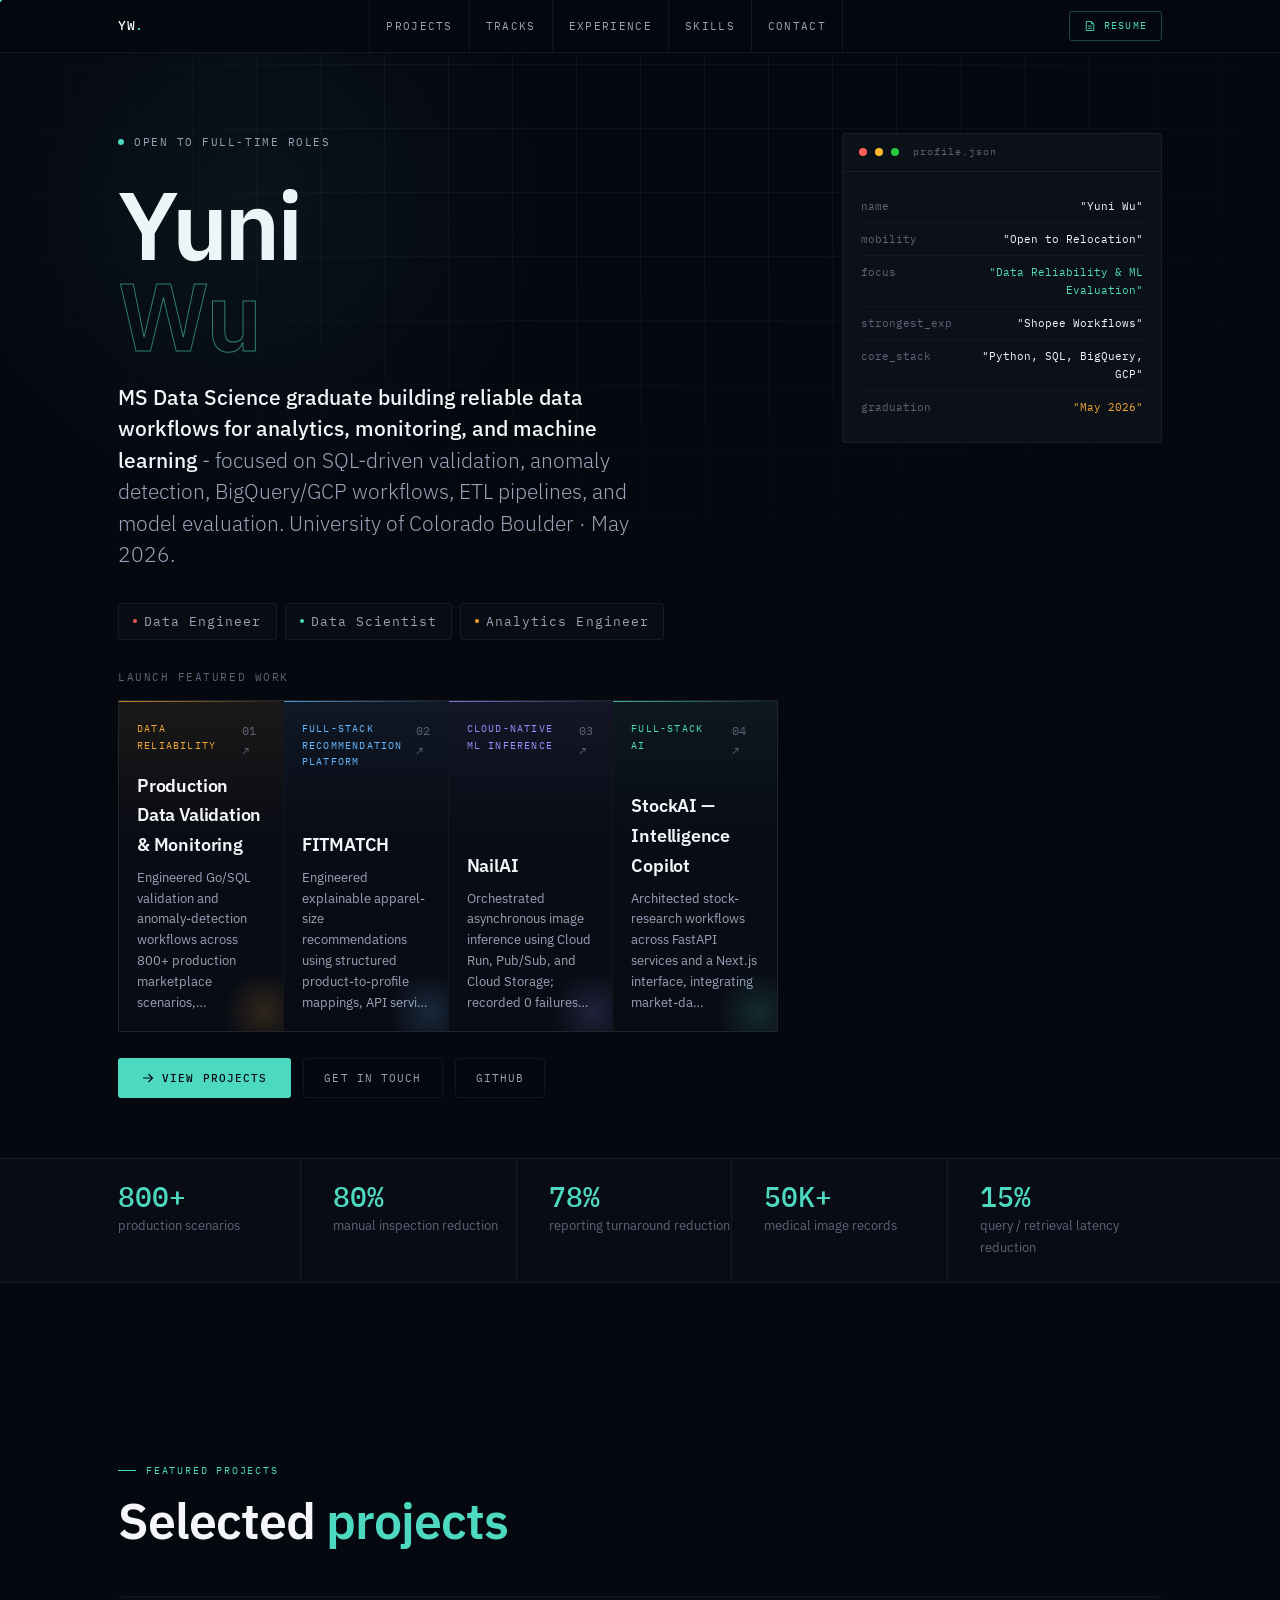
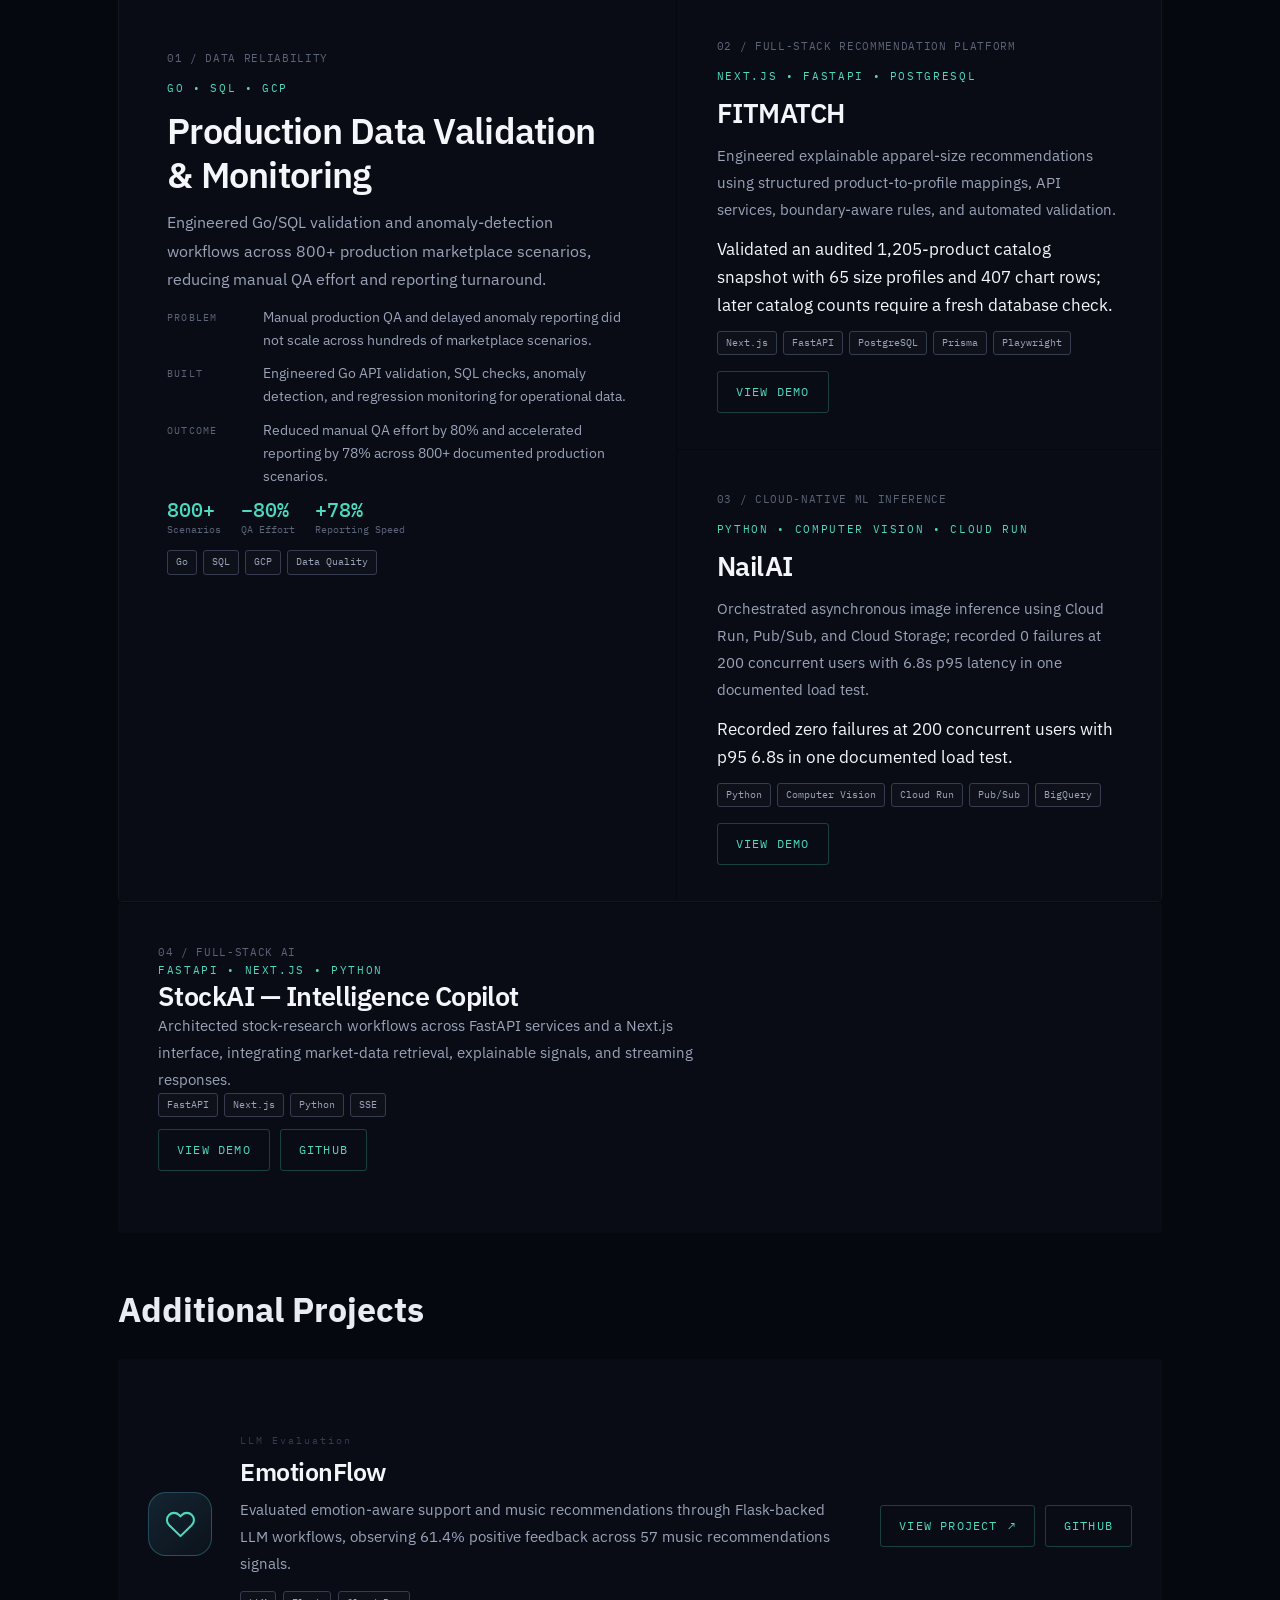
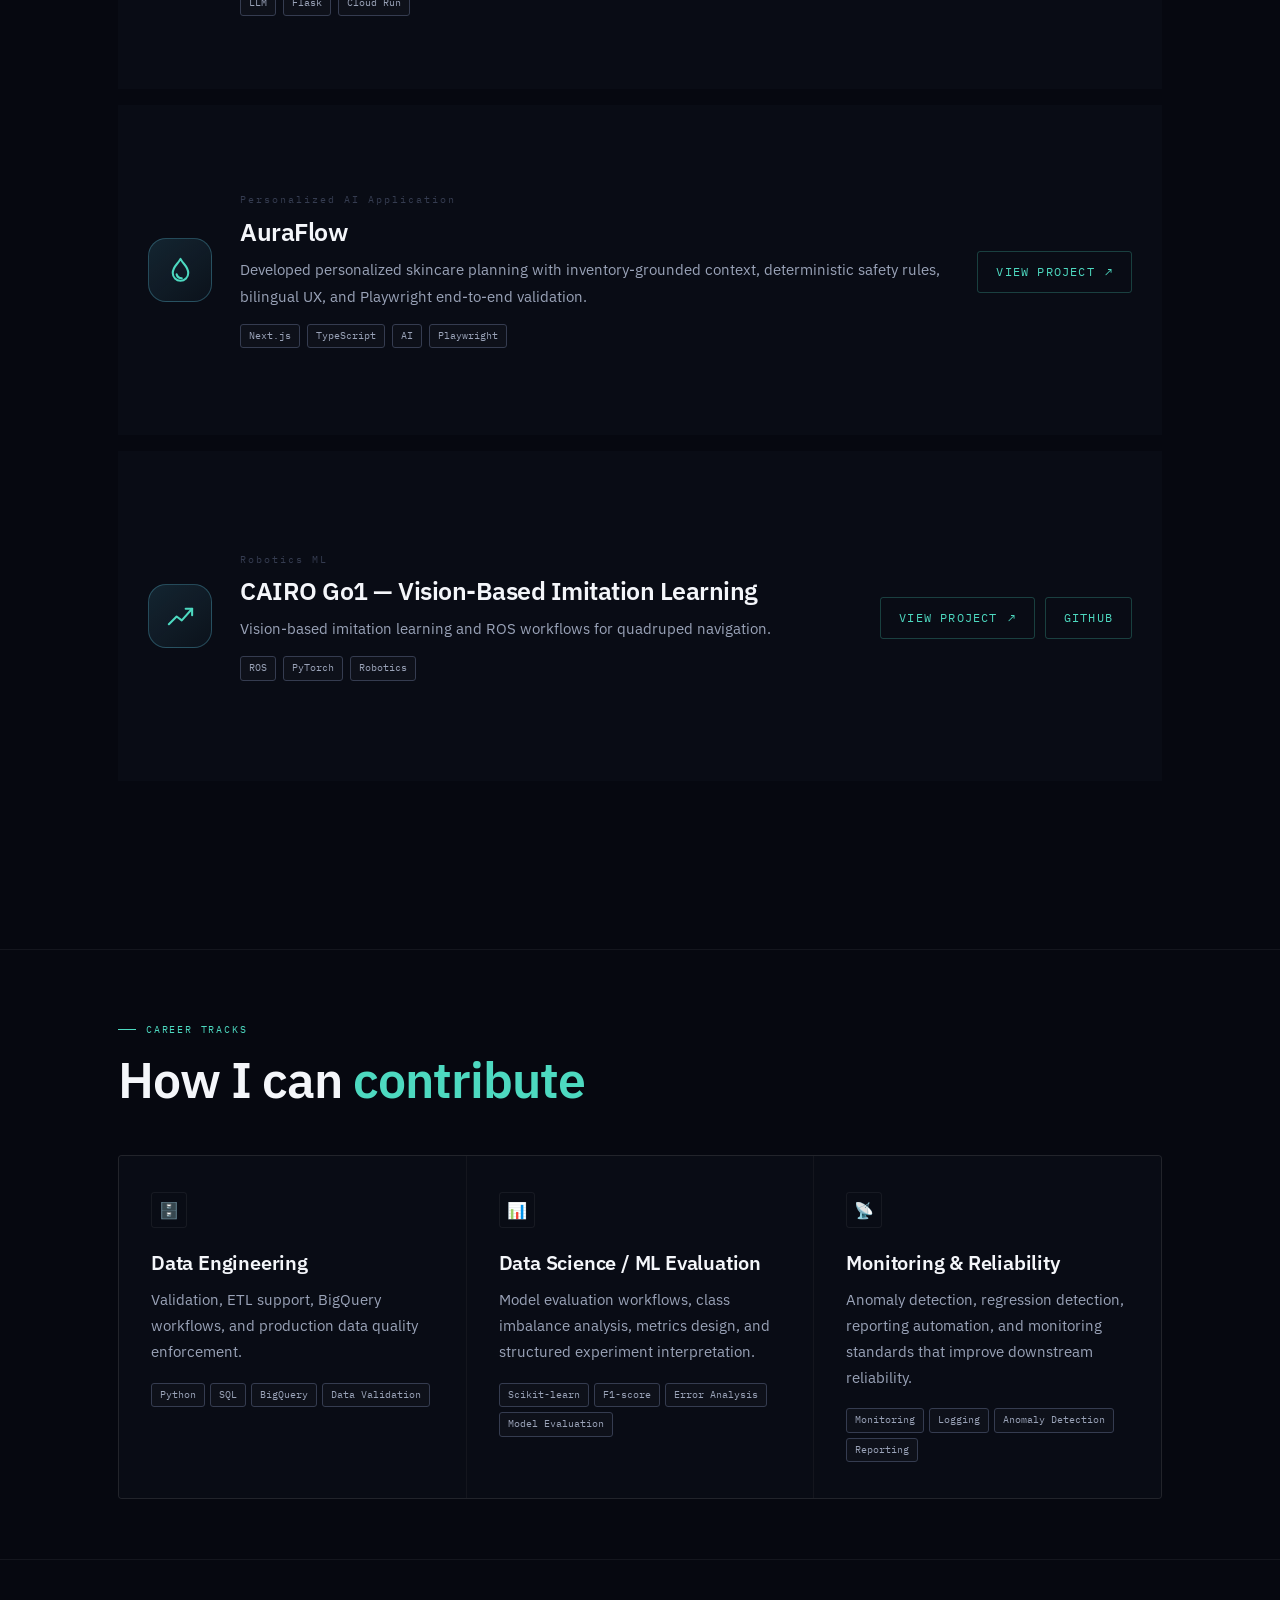
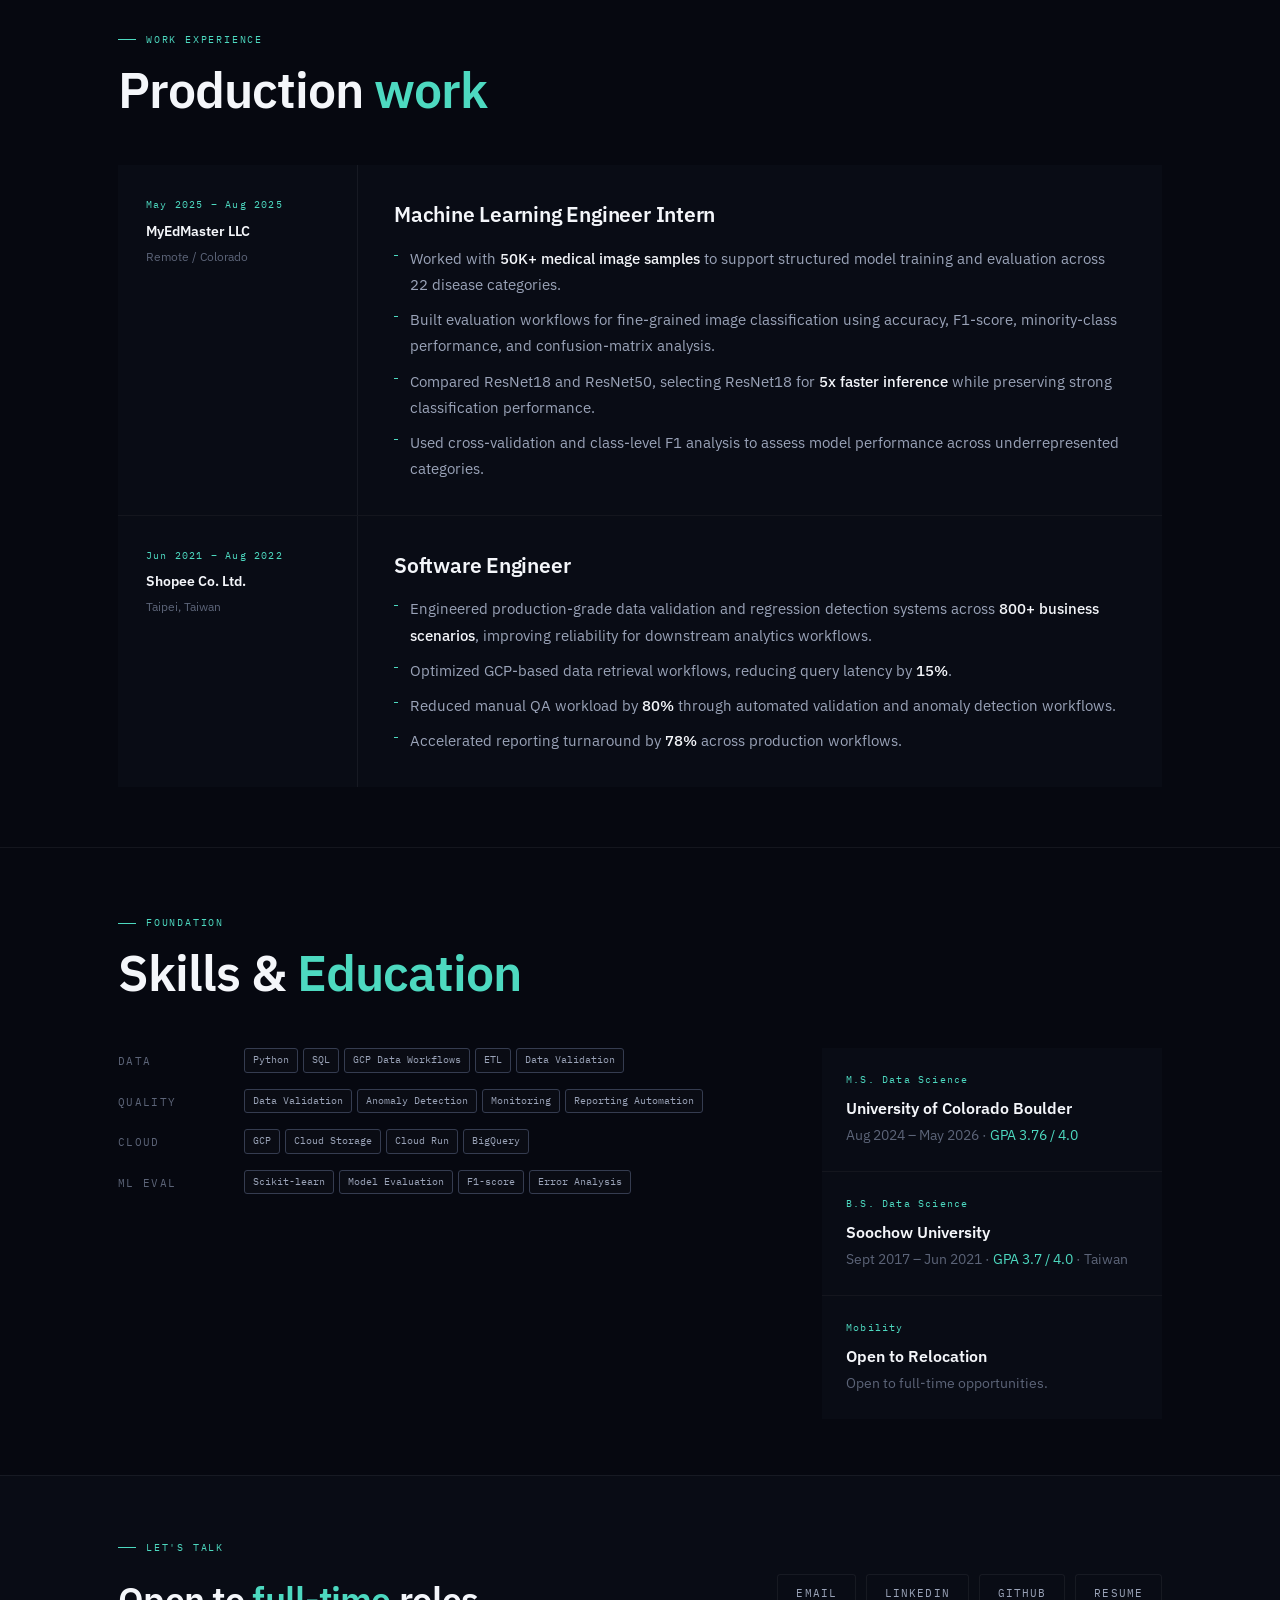
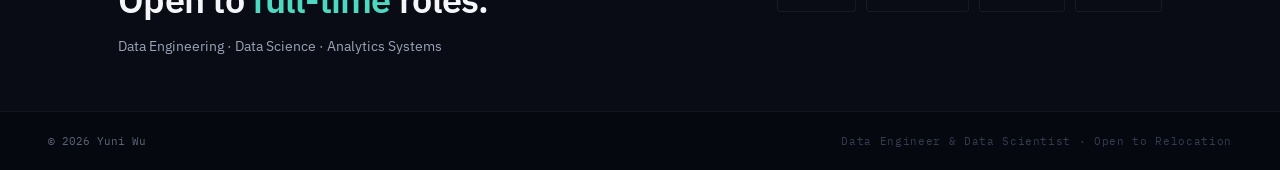
<file: data.html>
<!DOCTYPE html>
<html lang="en">
<head>
<meta charset="UTF-8">
<meta name="viewport" content="width=device-width, initial-scale=1.0">
<title>Yuni Wu Portfolio</title>
<meta
  name="description"
  content="Yuni Wu is a data engineer and data scientist candidate building data validation workflows, anomaly detection systems, BigQuery pipelines, model evaluation, and ML-related analytics workflows."
>
<meta name="robots" content="noindex, nofollow">
<link rel="preconnect" href="https://fonts.googleapis.com">
<link rel="preconnect" href="https://fonts.gstatic.com" crossorigin>
<link href="https://fonts.googleapis.com/css2?family=IBM+Plex+Sans:ital,wght@0,300;0,400;0,500;0,600;1,300;1,400&family=IBM+Plex+Mono:wght@300;400;500&display=swap" rel="stylesheet">
<link rel="icon" type="image/png" sizes="32x32" href="./img/icon.png">
<link rel="icon" type="image/png" sizes="16x16" href="./img/icon.png">
<link rel="apple-touch-icon" sizes="180x180" href="./img/icon.png">
<link rel="manifest" href="/site.webmanifest">
<meta property="og:title" content="Yuni Wu Portfolio">
<meta property="og:description" content="Yuni Wu is a data engineer and data scientist candidate building data validation workflows, anomaly detection systems, BigQuery pipelines, model evaluation, and ML-related analytics workflows.">
<meta property="og:type" content="website">
<meta name="theme-color" content="#060810">
<style>
/* ═══════════════════════════════════════════
   TOKENS
═══════════════════════════════════════════ */
:root {
  --bg0:      #060810;
  --bg1:      #090c15;
  --bg2:      #0c1018;
  --bg3:      #10141f;
  --bg4:      #141926;
  --line:     rgba(255,255,255,0.06);
  --line2:    rgba(255,255,255,0.04);
  --cyan:     #4dd9c0;
  --cyan-dim: rgba(77,217,192,0.15);
  --cyan-glow:rgba(77,217,192,0.08);
  --teal:     #4dd9c0;
  --blue:     #68b8ff;
  --violet:   #9c8cff;
  --amber:    #f0a832;
  --rose:     #ff8a7a;
  --white:    #f4f6fa;
  --gray1:    #9aa3b8;
  --gray2:    #5c6478;
  --gray3:    #353c50;
  --ff:       'IBM Plex Sans', system-ui, sans-serif;
  --ffm:      'IBM Plex Mono', 'Courier New', monospace;
  --r:        3px;
}

/* ═══════════════════════════════════════════
   RESET + BASE
═══════════════════════════════════════════ */
*,*::before,*::after{box-sizing:border-box;margin:0;padding:0;}
html{scroll-behavior:smooth;font-size:17px;}
body{
  background:var(--bg0);
  color:var(--white);
  font-family:var(--ff);
  line-height:1.65;
  overflow-x:hidden;
}
a{color:inherit;text-decoration:none;}
img{display:block;max-width:100%;}

/* ═══════════════════════════════════════════
   CURSOR
═══════════════════════════════════════════ */
#cur-dot,#cur-ring{
  position:fixed;top:0;left:0;
  pointer-events:none;z-index:9000;
  border-radius:50%;
  transform:translate(-50%,-50%);
}
#cur-dot{
  width:4px;height:4px;
  background:var(--cyan);
}
#cur-ring{
  width:26px;height:26px;
  border:1px solid rgba(77,217,192,.35);
  transition:width .2s,height .2s,border-color .2s,opacity .2s;
}
body:not(:hover) #cur-ring{opacity:0;}
body.cursor-off #cur-dot,
body.cursor-off #cur-ring{display:none;}
#cur-ring.over{
  width:40px;height:40px;
  border-color:rgba(77,217,192,.65);
}

/* ═══════════════════════════════════════════
   GRID OVERLAY
═══════════════════════════════════════════ */
#grid-bg{
  position:fixed;inset:0;z-index:0;pointer-events:none;
  background-image:
    linear-gradient(var(--line2) 1px,transparent 1px),
    linear-gradient(90deg,var(--line2) 1px,transparent 1px);
  background-size:64px 64px;
  mask-image:radial-gradient(ellipse 80% 80% at 50% 10%,black 20%,transparent 80%);
}

/* ═══════════════════════════════════════════
   COMMON LAYOUT
═══════════════════════════════════════════ */
.z{position:relative;z-index:10;}
.wrap{max-width:1140px;margin:0 auto;padding:0 48px;}

/* LABEL */
.lbl{
  display:inline-flex;align-items:center;gap:10px;
  font-family:var(--ffm);font-size:10px;font-weight:400;
  letter-spacing:.18em;text-transform:uppercase;
  color:var(--cyan);margin-bottom:14px;
}
.lbl::before{content:'';width:18px;height:1px;background:var(--cyan);}

/* SECTION TITLE */
.sec-title{
  font-size:clamp(34px,4vw,50px);
  font-weight:600;
  letter-spacing:-.02em;
  line-height:1.1;
  color:var(--white);
  margin-bottom:48px;
}
.sec-title span{color:var(--cyan);}

/* DIVIDER */
.hdiv{height:1px;background:var(--line);width:100%;}

/* MONO SMALL */
.mono{font-family:var(--ffm);}
.mono-xs{font-family:var(--ffm);font-size:11px;color:var(--gray2);letter-spacing:.06em;}

/* TAG CHIP */
.chip{
  display:inline-block;
  font-family:var(--ffm);font-size:10px;
  padding:3px 8px;
  border:1px solid var(--gray3);
  color:var(--gray1);
  border-radius:var(--r);
  background:rgba(255,255,255,.02);
  transition:border-color .2s,color .2s;
  white-space:nowrap;
}

/* REVEAL */
.rv{opacity:0;transform:translateY(20px);transition:opacity .65s ease,transform .65s ease;}
.rv.on{opacity:1;transform:none;}

/* ═══════════════════════════════════════════
   NAV
═══════════════════════════════════════════ */
nav{
  position:fixed;top:0;left:0;right:0;z-index:500;
  border-bottom:1px solid var(--line);
  background:rgba(6,8,16,.85);
  backdrop-filter:blur(14px);
}
.nav-inner{
  display:flex;align-items:center;justify-content:space-between;
  height:52px;
  max-width:1140px;margin:0 auto;padding:0 48px;
}
.nav-logo{
  font-family:var(--ffm);font-size:13px;font-weight:500;
  color:var(--white);letter-spacing:.04em;
}
.nav-logo span{color:var(--cyan);}
.nav-links{display:flex;gap:0;list-style:none;}
.nav-links a{
  display:block;padding:0 16px;height:52px;line-height:52px;
  font-family:var(--ffm);font-size:11px;letter-spacing:.12em;text-transform:uppercase;
  color:var(--gray1);
  border-left:1px solid var(--line);
  transition:color .2s,background .2s;
}
.nav-links a:hover{color:var(--cyan);background:var(--cyan-glow);}
.nav-links li:last-child a{border-right:1px solid var(--line);}
.nav-toggle{
  display:none;
  width:40px;
  height:40px;
  align-items:center;
  justify-content:center;
  border:1px solid var(--line);
  border-radius:var(--r);
  color:var(--cyan);
  background:rgba(255,255,255,.02);
}
.nav-toggle span,
.nav-toggle span::before,
.nav-toggle span::after{
  display:block;
  width:16px;
  height:1.5px;
  background:currentColor;
  position:relative;
  transition:.2s ease;
}
.nav-toggle span::before,
.nav-toggle span::after{
  content:'';
  position:absolute;
  left:0;
}
.nav-toggle span::before{top:-5px;}
.nav-toggle span::after{top:5px;}
.nav-toggle.open span{background:transparent;}
.nav-toggle.open span::before{top:0;transform:rotate(45deg);}
.nav-toggle.open span::after{top:0;transform:rotate(-45deg);}
.nav-resume{
  display:flex;align-items:center;gap:8px;
  font-family:var(--ffm);font-size:10px;letter-spacing:.12em;text-transform:uppercase;
  color:var(--cyan);padding:6px 14px;
  border:1px solid rgba(77,217,192,.3);
  border-radius:var(--r);
  transition:background .2s;
}
.nav-resume:hover{background:var(--cyan-dim);}
.mobile-menu{
  display:none;
  position:fixed;
  top:52px;
  left:0;
  right:0;
  z-index:490;
  background:rgba(9,12,21,.98);
  border-bottom:1px solid var(--line);
}
.mobile-menu.open{display:block;}
.mobile-menu a{
  display:block;
  padding:14px 24px;
  font-family:var(--ffm);
  font-size:11px;
  letter-spacing:.12em;
  text-transform:uppercase;
  color:var(--gray1);
  border-top:1px solid var(--line2);
}
.mobile-menu a:hover{
  color:var(--cyan);
  background:var(--cyan-glow);
}

/* ═══════════════════════════════════════════
   HERO
═══════════════════════════════════════════ */
#hero{
  min-height:100vh;
  display:flex;align-items:center;
  padding:80px 0 60px;
  position:relative;overflow:hidden;
}

/* ambient glow */
#hero::before{
  content:'';
  position:absolute;top:-200px;left:-100px;
  width:700px;height:700px;
  background:radial-gradient(circle,rgba(77,217,192,.06) 0%,transparent 65%);
  pointer-events:none;
}

.hero-grid{
  display:grid;
  grid-template-columns:1fr 320px;
  gap:64px;
  align-items:start;
}

/* STATUS BAR */
.hero-status{
  display:flex;align-items:center;gap:10px;
  font-family:var(--ffm);font-size:10px;letter-spacing:.15em;text-transform:uppercase;
  color:var(--gray1);margin-bottom:28px;
}
.status-dot{
  width:6px;height:6px;border-radius:50%;
  background:var(--cyan);
  box-shadow:0 0 0 0 rgba(77,217,192,.6);
  animation:ping 2.4s infinite;
}
@keyframes ping{
  0%,100%{box-shadow:0 0 0 0 rgba(77,217,192,.6);}
  50%{box-shadow:0 0 0 8px rgba(77,217,192,0);}
}

/* HERO HEADLINE */
.hero-name{
  font-size:clamp(58px,7.6vw,96px);
  font-weight:600;
  letter-spacing:-.035em;
  line-height:.95;
  color:var(--white);
  margin-bottom:20px;
}
.hero-name em{
  font-style:normal;
  color:transparent;
  -webkit-text-stroke:1px var(--cyan);
  opacity:.55;
}

.hero-role{
  font-size:clamp(17px,2.2vw,21px);
  font-weight:300;
  color:var(--gray1);
  line-height:1.5;
  margin-bottom:32px;
  max-width:560px;
}
.hero-role strong{color:var(--white);font-weight:500;}

/* TARGET ROLES */
.target-roles{
  display:flex;flex-wrap:wrap;gap:8px;
  margin-bottom:28px;
}
.target-role{
  display:flex;align-items:center;gap:7px;
  font-family:var(--ffm);font-size:13px;letter-spacing:.08em;
  padding:7px 14px;
  border:1px solid var(--line);
  border-radius:var(--r);
  color:var(--gray1);
  background:rgba(255,255,255,.02);
  transition:border-color .25s,color .25s,background .25s;
}
.target-role:hover{border-color:rgba(77,217,192,.4);color:var(--cyan);background:var(--cyan-glow);}
.target-role .tr-dot{
  width:4px;height:4px;border-radius:50%;
  flex-shrink:0;
}
.tr-r{background:#ef5b5b;}
.tr-m{background:var(--cyan);}
.tr-s{background:var(--amber);}

/* HERO ENTRIES */
.hero-entry-label{
  font-family:var(--ffm);
  font-size:11px;
  letter-spacing:.14em;
  text-transform:uppercase;
  color:var(--gray2);
  margin-bottom:14px;
}
.hero-entry-grid{
  display:grid;
  grid-template-columns:repeat(4,minmax(0,1fr));
  gap:1px;
  background:var(--line);
  border:1px solid var(--line);
  margin-bottom:26px;
}
.hero-entry{
  background:var(--bg1);
  padding:20px 18px 18px;
  min-height:132px;
  display:flex;
  flex-direction:column;
  justify-content:space-between;
  position:relative;
  overflow:hidden;
  transition:background .2s,border-color .2s,transform .2s;
}
.hero-entry-body{
  display:grid;
  grid-template-rows:auto 1fr;
  align-content:start;
  gap:8px;
  min-height:68px;
}
.hero-entry.e-robotics{
  background:
    linear-gradient(180deg, rgba(77,217,192,.06), rgba(9,12,21,1) 42%),
    var(--bg1);
}
.hero-entry.e-ml{
  background:
    linear-gradient(180deg, rgba(104,184,255,.07), rgba(9,12,21,1) 42%),
    var(--bg1);
}
.hero-entry.e-llm{
  background:
    linear-gradient(180deg, rgba(156,140,255,.08), rgba(9,12,21,1) 42%),
    var(--bg1);
}
.hero-entry.e-product{
  background:
    linear-gradient(180deg, rgba(240,168,50,.08), rgba(9,12,21,1) 42%),
    var(--bg1);
}
.hero-entry::before{
  content:'';
  position:absolute;
  inset:0 0 auto 0;
  height:1px;
  background:linear-gradient(to right,var(--cyan),transparent);
  opacity:.8;
}
.hero-entry.e-robotics::before{background:linear-gradient(to right,var(--teal),transparent);}
.hero-entry.e-ml::before{background:linear-gradient(to right,var(--blue),transparent);}
.hero-entry.e-llm::before{background:linear-gradient(to right,var(--violet),transparent);}
.hero-entry.e-product::before{background:linear-gradient(to right,var(--amber),transparent);}
.hero-entry::after{
  content:'';
  position:absolute;
  right:-22px;
  bottom:-22px;
  width:82px;
  height:82px;
  background:radial-gradient(circle,rgba(77,217,192,.12) 0%,transparent 70%);
  pointer-events:none;
}
.hero-entry.e-robotics::after{background:radial-gradient(circle,rgba(77,217,192,.15) 0%,transparent 70%);}
.hero-entry.e-ml::after{background:radial-gradient(circle,rgba(104,184,255,.16) 0%,transparent 70%);}
.hero-entry.e-llm::after{background:radial-gradient(circle,rgba(156,140,255,.16) 0%,transparent 70%);}
.hero-entry.e-product::after{background:radial-gradient(circle,rgba(240,168,50,.16) 0%,transparent 70%);}
.hero-entry:hover{background:var(--bg2);transform:translateY(-2px);}
.hero-entry-top{
  display:flex;
  align-items:flex-start;
  justify-content:space-between;
  gap:12px;
  margin-bottom:10px;
}
.hero-entry-kicker{
  font-family:var(--ffm);
  font-size:10px;
  letter-spacing:.12em;
  text-transform:uppercase;
  color:var(--cyan);
}
.hero-entry.e-robotics .hero-entry-kicker{color:var(--teal);}
.hero-entry.e-ml .hero-entry-kicker{color:var(--blue);}
.hero-entry.e-llm .hero-entry-kicker{color:var(--violet);}
.hero-entry.e-product .hero-entry-kicker{color:var(--amber);}
.hero-entry-arrow{
  font-family:var(--ffm);
  font-size:12px;
  color:var(--gray2);
}
.hero-entry-name{
  font-size:18px;
  font-weight:600;
  color:var(--white);
  margin-bottom:0;
  letter-spacing:-.01em;
  min-height:1.35em;
}
.hero-entry-copy{
  font-size:13px;
  line-height:1.6;
  color:var(--gray1);
  max-width:22ch;
  min-height:3.2em;
}

/* HERO ACTIONS */
.hero-actions{display:flex;gap:12px;align-items:center;}
.btn-primary{
  display:inline-flex;align-items:center;gap:8px;
  padding:11px 24px;
  background:var(--cyan);
  color:#060810;
  font-family:var(--ffm);font-size:11px;font-weight:500;letter-spacing:.1em;text-transform:uppercase;
  border:none;border-radius:var(--r);
  transition:opacity .2s,transform .2s;
}
.btn-primary:hover{opacity:.88;transform:translateY(-1px);}
.btn-outline{
  display:inline-flex;align-items:center;gap:8px;
  padding:10px 20px;
  border:1px solid var(--line);
  color:var(--gray1);
  font-family:var(--ffm);font-size:11px;letter-spacing:.1em;text-transform:uppercase;
  border-radius:var(--r);
  transition:border-color .25s,color .25s;
}
.btn-outline:hover{border-color:rgba(77,217,192,.4);color:var(--cyan);}

/* HERO PANEL — right col */
.hero-panel{
  background:var(--bg2);
  border:1px solid var(--line);
  border-radius:4px;
  overflow:hidden;
}
.hp-header{
  padding:10px 16px;
  border-bottom:1px solid var(--line);
  display:flex;align-items:center;gap:8px;
  font-family:var(--ffm);font-size:10px;color:var(--gray2);
  letter-spacing:.1em;
}
.hp-dot{width:8px;height:8px;border-radius:50%;}
.hp-dot.r{background:#ff5f57;}
.hp-dot.y{background:#febc2e;}
.hp-dot.g{background:#28c840;}
.hp-body{padding:18px;}
.hp-row{
  display:flex;justify-content:space-between;align-items:baseline;
  padding:7px 0;
  border-bottom:1px solid var(--line2);
  font-size:12px;
}
.hp-row:last-child{border-bottom:none;}
.hp-key{color:var(--gray2);font-family:var(--ffm);font-size:11px;}
.hp-val{color:var(--white);font-family:var(--ffm);font-size:11px;text-align:right;max-width:170px;}
.hp-val.cyan{color:var(--cyan);}
.hp-val.amber{color:var(--amber);}

/* ═══════════════════════════════════════════
   METRICS STRIP
═══════════════════════════════════════════ */
.metrics-strip{
  border-top:1px solid var(--line);
  border-bottom:1px solid var(--line);
  background:var(--bg1);
}
.metrics-inner{
  display:flex;
  max-width:1140px;margin:0 auto;padding:0 48px;
}
.metric{
  flex:1;
  display:flex;flex-direction:column;gap:4px;
  padding:24px 0;
  border-right:1px solid var(--line);
}
.metric:last-child{border-right:none;}
.metric-n{
  font-family:var(--ffm);font-size:28px;font-weight:500;
  color:var(--cyan);line-height:1;
}
.metric-l{font-size:13px;color:var(--gray2);}

/* ═══════════════════════════════════════════
   FEATURED PROJECTS
═══════════════════════════════════════════ */
#projects{padding:72px 0;}

.proj-layout{
  display:grid;
  grid-template-columns:minmax(0,1.15fr) minmax(0,1fr);
  align-items:stretch;
  gap:1px;
  background:transparent;
  border:1px solid var(--line);
  border-radius:4px;
  overflow:hidden;
}
.proj-layout > .proj-card.featured,
.proj-layout > .proj-stack{
  min-width:0;
  align-self:stretch;
}
.proj-stack{
  display:flex;
  flex-direction:column;
  gap:1px;
  background:transparent;
  align-self:stretch;
}
.proj-stack > .proj-card{
  flex:0 0 auto;
  min-height:330px;
}
.proj-card{
  background:var(--bg1);
  padding:40px 40px 36px;
  display:flex;
  flex-direction:column;
  gap:12px;
  position:relative;
  overflow:hidden;
  transition:background .25s;
  min-height:330px;
  isolation:isolate;
}
.proj-card::after{
  content:"";
  position:absolute;
  inset:0;
  background:var(--bg1);
  z-index:-1;
}
.proj-card:hover{background:var(--bg2);}
.proj-card:hover::after{background:var(--bg2);}
.proj-card::before{
  content:'';
  position:absolute;top:0;left:0;right:0;height:1px;
  background:linear-gradient(to right,var(--cyan),transparent);
  transform:scaleX(0);transform-origin:left;
  transition:transform .4s;
  z-index:1;
}
.proj-card:hover::before{transform:scaleX(1);}
.proj-card.featured{
  padding:52px 48px 46px;
  height:auto;
  min-height:100%;
  align-self:stretch;
}
.proj-feature-grid{
  display:flex;
  flex-direction:column;
}
.proj-feature-copy{
  display:flex;
  flex-direction:column;
  gap:12px;
  flex:1;
}
.proj-card.featured .proj-feature-grid{
  display:flex;
  flex-direction:column;
  flex:1;
  min-height:100%;
}
.project-primary{
  display:flex;
  flex-direction:column;
}
.project-primary > .proj-feature-grid{
  flex:1;
}
.project-primary .proj-feature-copy{
  flex:1;
}
.project-primary .proj-actions{
  margin-top:auto;
}
.go1-visual{
  position:relative;
  min-height:220px;
  margin:4px 0 22px;
  border:1px solid var(--line);
  border-radius:8px;
  background:
    radial-gradient(circle at 50% 38%, rgba(77,217,192,.14), transparent 38%),
    linear-gradient(180deg, rgba(255,255,255,.02), rgba(255,255,255,.01));
  overflow:hidden;
}
.go1-visual::before{
  content:'';
  position:absolute;
  inset:18px;
  border:1px solid rgba(255,255,255,.04);
  border-radius:6px;
}
.go1-visual::after{
  content:'GO1';
  position:absolute;
  top:14px;
  right:14px;
  font-family:var(--ffm);
  font-size:10px;
  letter-spacing:.14em;
  color:var(--gray2);
}
.go1-grid{
  position:absolute;
  inset:0;
  background-image:
    linear-gradient(rgba(255,255,255,.03) 1px, transparent 1px),
    linear-gradient(90deg, rgba(255,255,255,.03) 1px, transparent 1px);
  background-size:28px 28px;
  mask-image:linear-gradient(180deg, rgba(0,0,0,.45), transparent 82%);
}
.go1-orbit{
  position:absolute;
  inset:42px 26px 28px;
  border:1px dashed rgba(77,217,192,.18);
  border-radius:50%;
  animation:go1-spin 16s linear infinite;
}
.go1-bot{
  position:absolute;
  left:50%;
  top:50%;
  width:132px;
  height:78px;
  transform:translate(-50%,-50%);
}
.go1-body{
  position:absolute;
  left:24px;
  top:24px;
  width:78px;
  height:20px;
  border:1.5px solid rgba(77,217,192,.8);
  border-radius:9px 14px 10px 10px;
  background:rgba(77,217,192,.08);
  box-shadow:0 0 18px rgba(77,217,192,.12);
}
.go1-body::before,
.go1-body::after{
  content:'';
  position:absolute;
  top:8px;
  width:8px;
  height:8px;
  border-radius:50%;
  background:rgba(77,217,192,.82);
}
.go1-body::before{left:10px;}
.go1-body::after{right:10px;}
.go1-head{
  position:absolute;
  right:6px;
  top:22px;
  width:24px;
  height:12px;
  border:1.5px solid rgba(77,217,192,.8);
  border-radius:5px 9px 5px 5px;
  background:rgba(77,217,192,.06);
}
.go1-neck{
  position:absolute;
  right:26px;
  top:27px;
  width:18px;
  height:2px;
  background:linear-gradient(90deg, rgba(77,217,192,.65), rgba(77,217,192,.2));
}
.go1-back{
  position:absolute;
  left:18px;
  top:20px;
  width:92px;
  height:2px;
  background:linear-gradient(90deg, rgba(104,184,255,.25), rgba(77,217,192,.7), rgba(104,184,255,.25));
}
.go1-joint{
  position:absolute;
  width:6px;
  height:6px;
  border-radius:50%;
  background:rgba(104,184,255,.8);
  box-shadow:0 0 10px rgba(104,184,255,.2);
}
.go1-joint.j1{left:30px;top:42px;}
.go1-joint.j2{left:48px;top:42px;}
.go1-joint.j3{left:80px;top:42px;}
.go1-joint.j4{left:98px;top:42px;}
.go1-leg{
  position:absolute;
  width:3px;
  height:32px;
  background:linear-gradient(180deg, rgba(77,217,192,.82), rgba(77,217,192,.12));
  transform-origin:top center;
}
.go1-leg::after{
  content:'';
  position:absolute;
  left:-6px;
  bottom:-6px;
  width:14px;
  height:3px;
  border-radius:999px;
  background:rgba(104,184,255,.55);
}
.go1-leg.l1{left:33px;top:46px;transform:rotate(15deg);}
.go1-leg.l2{left:49px;top:46px;transform:rotate(-10deg);}
.go1-leg.l3{left:82px;top:46px;transform:rotate(10deg);}
.go1-leg.l4{left:98px;top:46px;transform:rotate(-15deg);}
.go1-node{
  position:absolute;
  width:7px;
  height:7px;
  border-radius:50%;
  background:var(--cyan);
  box-shadow:0 0 14px rgba(77,217,192,.35);
}
.go1-node.n1{top:10px;left:58px;}
.go1-node.n2{bottom:14px;left:18px;}
.go1-node.n3{bottom:10px;right:14px;}
.go1-caption{
  position:absolute;
  left:16px;
  bottom:14px;
  font-family:var(--ffm);
  font-size:10px;
  letter-spacing:.1em;
  color:var(--gray2);
}
@keyframes go1-spin{
  from{transform:rotate(0deg);}
  to{transform:rotate(360deg);}
}

.proj-index{
  font-family:var(--ffm);font-size:10px;letter-spacing:.2em;
  color:var(--gray3);margin-bottom:0;
  display:flex;align-items:center;justify-content:space-between;
}
.proj-domain{
  font-family:var(--ffm);font-size:11px;letter-spacing:.15em;text-transform:uppercase;
  color:var(--cyan);margin-bottom:0;
}
.proj-title{
  font-size:27px;font-weight:600;letter-spacing:-.02em;
  color:var(--white);margin-bottom:0;line-height:1.2;
}
.proj-card.featured .proj-title{font-size:36px;margin-bottom:0;}
.proj-desc{
  font-size:15px;color:var(--gray1);line-height:1.8;
  margin-bottom:0;padding-bottom:0;
  max-width:60ch;
}
.proj-card.featured .proj-desc{font-size:16px;}
.proj-brief{
  display:flex;
  flex-direction:column;
  gap:10px;
  margin:0;
}
.proj-brief-row{
  display:grid;
  grid-template-columns:84px 1fr;
  gap:12px;
  align-items:start;
  font-size:14px;
  line-height:1.65;
  color:var(--gray1);
}
.proj-brief-label{
  font-family:var(--ffm);
  font-size:10px;
  letter-spacing:.12em;
  text-transform:uppercase;
  color:var(--gray2);
  padding-top:4px;
}
.proj-brief-text strong{
  color:var(--white);
  font-weight:500;
}
.proj-note{
  display:grid;
  grid-template-columns:84px 1fr;
  gap:12px;
  align-items:start;
  margin:0 0 20px;
  font-size:14px;
  line-height:1.65;
  color:var(--gray1);
}
.proj-note-label{
  font-family:var(--ffm);
  font-size:10px;
  letter-spacing:.12em;
  text-transform:uppercase;
  color:var(--gray2);
  padding-top:4px;
}
.proj-note-text strong{
  color:var(--white);
  font-weight:500;
}
.proj-stats{
  display:flex;flex-wrap:wrap;gap:10px;
  margin-bottom:0;
}
.pstat{
  display:flex;flex-direction:column;gap:2px;
  min-width:64px;
}
.pstat-n{
  font-family:var(--ffm);font-size:20px;font-weight:500;
  color:var(--cyan);line-height:1;
}
.pstat-l{font-family:var(--ffm);font-size:10px;color:var(--gray2);}
.proj-chips{display:flex;flex-wrap:wrap;gap:6px;margin-bottom:0;}
.proj-actions{
  display:flex;
  flex-wrap:wrap;
  gap:10px;
  align-items:center;
  margin-top:auto;
  padding-top:4px;
}
.proj-card > .proj-actions{margin-top:auto;padding-top:4px;}
.proj-feature-copy > .proj-actions{margin-top:auto;padding-top:4px;}
.proj-wide-grid .proj-actions{margin-top:12px !important;padding-top:0;}
.proj-wide{
  background:var(--bg1);
}
.proj-wide-grid{
  display:grid;
  grid-template-columns:1fr;
  gap:0;
  align-items:start;
}
.proj-cta{
  display:inline-flex;align-items:center;gap:7px;
  font-family:var(--ffm);font-size:12px;letter-spacing:.1em;text-transform:uppercase;
  color:var(--cyan);
  padding:10px 18px;
  border:1px solid rgba(77,217,192,.25);
  border-radius:var(--r);
  align-self:flex-start;
  transition:background .2s,border-color .2s;
}
.proj-cta:hover{background:var(--cyan-dim);border-color:rgba(77,217,192,.5);}
.proj-cta svg{width:12px;height:12px;flex-shrink:0;}

/* ═══════════════════════════════════════════
   CAREER TRACKS
═══════════════════════════════════════════ */
#tracks{
  padding:60px 0;
  border-top:1px solid var(--line);
}
.tracks-grid{
  display:grid;grid-template-columns:repeat(3,1fr);gap:1px;
  background:var(--line);border:1px solid var(--line);
  border-radius:4px;overflow:hidden;
}
.track{
  background:var(--bg1);
  padding:36px 32px;
  transition:background .25s;
}
.track:hover{background:var(--bg2);}
.track-icon{
  width:36px;height:36px;
  border:1px solid var(--line);
  border-radius:var(--r);
  display:flex;align-items:center;justify-content:center;
  margin-bottom:18px;
  font-size:16px;
}
.track-name{
  font-size:20px;font-weight:600;letter-spacing:-.01em;
  color:var(--white);margin-bottom:8px;
}
.track-line{
  font-size:15px;color:var(--gray1);
  line-height:1.72;margin-bottom:18px;
}
.track-stack{display:flex;flex-wrap:wrap;gap:5px;}

/* ═══════════════════════════════════════════
   EXPERIENCE
═══════════════════════════════════════════ */
#experience{
  padding:60px 0;
  border-top:1px solid var(--line);
}
.exp-list{display:flex;flex-direction:column;gap:1px;background:var(--line);}
.exp-item{
  background:var(--bg1);
  display:grid;grid-template-columns:240px 1fr;
  transition:background .25s;
}
.exp-item:hover{background:var(--bg2);}
.exp-left{
  padding:32px 28px;
  border-right:1px solid var(--line);
}
.exp-period{
  font-family:var(--ffm);font-size:10px;letter-spacing:.12em;
  color:var(--cyan);margin-bottom:6px;
}
.exp-co{font-size:14px;font-weight:600;color:var(--white);margin-bottom:4px;}
.exp-loc{font-size:12px;color:var(--gray2);}
.exp-right{padding:32px 36px;}
.exp-role{
  font-size:21px;font-weight:600;letter-spacing:-.01em;
  color:var(--white);margin-bottom:14px;
}
.exp-bullets{list-style:none;display:flex;flex-direction:column;gap:9px;}
.exp-bullets li{
  font-size:15px;color:var(--gray1);line-height:1.75;
  padding-left:16px;position:relative;
}
.exp-bullets li::before{
  content:'';
  position:absolute;left:0;top:9px;
  width:4px;height:1px;background:var(--cyan);
}
.exp-bullets li strong{color:var(--white);font-weight:500;}

/* ═══════════════════════════════════════════
   SKILLS + EDU  (compact horizontal)
═══════════════════════════════════════════ */
#foundation{
  padding:56px 0;
  border-top:1px solid var(--line);
}
.foundation-grid{
  display:grid;grid-template-columns:1fr 340px;gap:48px;
}
.skill-clusters{display:flex;flex-direction:column;gap:16px;}
.cluster{display:flex;align-items:flex-start;gap:16px;}
.cluster-label{
  font-family:var(--ffm);font-size:11px;letter-spacing:.12em;
  text-transform:uppercase;color:var(--gray2);
  min-width:110px;padding-top:4px;
}
.cluster-chips{display:flex;flex-wrap:wrap;gap:5px;}
.side-stack{display:flex;flex-direction:column;gap:1px;background:var(--line);}
.edu-card,.contact-card{
  background:var(--bg1);padding:24px 24px;
}
.edu-card:hover,.contact-card:hover{background:var(--bg2);}
.edu-deg{font-family:var(--ffm);font-size:10px;color:var(--cyan);letter-spacing:.12em;margin-bottom:6px;}
.edu-school{font-size:14px;font-weight:600;color:var(--white);margin-bottom:3px;}
.edu-school{font-size:16px;font-weight:600;color:var(--white);margin-bottom:3px;}
.edu-meta{font-size:14px;color:var(--gray2);}
.edu-meta span{color:var(--cyan);}

/* ═══════════════════════════════════════════
   CONTACT  (footer-style band)
═══════════════════════════════════════════ */
#contact{
  padding:52px 0;
  border-top:1px solid var(--line);
  background:var(--bg1);
}
.contact-inner{
  display:flex;justify-content:space-between;align-items:center;gap:40px;
  flex-wrap:wrap;
}
.contact-headline{
  font-size:clamp(24px,3vw,36px);
  font-weight:600;letter-spacing:-.02em;
  color:var(--white);
}
.contact-headline span{color:var(--cyan);}
.contact-sub{font-size:13px;color:var(--gray1);margin-top:6px;}
.contact-sub{font-size:14px;color:var(--gray1);margin-top:6px;}
.contact-links{display:flex;gap:10px;flex-wrap:wrap;}
.contact-link{
  display:flex;align-items:center;gap:8px;
  font-family:var(--ffm);font-size:11px;letter-spacing:.1em;text-transform:uppercase;
  color:var(--gray1);
  padding:9px 18px;
  border:1px solid var(--line);
  border-radius:var(--r);
  transition:border-color .25s,color .25s,background .25s;
}
.contact-link:hover{
  border-color:rgba(77,217,192,.4);
  color:var(--cyan);background:var(--cyan-glow);
}
.contact-link svg{width:14px;height:14px;flex-shrink:0;}

/* ═══════════════════════════════════════════
   FOOTER
═══════════════════════════════════════════ */
footer{
  border-top:1px solid var(--line);
  padding:20px 48px;
  display:flex;justify-content:space-between;align-items:center;
  max-width:none;
}
.footer-l{font-family:var(--ffm);font-size:11px;color:var(--gray2);}
.footer-r{font-family:var(--ffm);font-size:11px;color:var(--gray3);}

/* ═══════════════════════════════════════════
   RESPONSIVE
═══════════════════════════════════════════ */
@media(max-width:960px){
  .hero-grid{grid-template-columns:1fr;gap:48px;}
  .hero-panel{display:none;}
  .hero-entry-grid{grid-template-columns:repeat(2,minmax(0,1fr));}
  .proj-layout{grid-template-columns:1fr;}
  .proj-layout > .proj-card.featured,
  .proj-layout > .proj-stack{align-self:auto;}
  .proj-card.featured,
  .proj-card.featured .proj-feature-grid,
  .proj-feature-grid,
  .proj-feature-copy{min-height:auto;height:auto;}
  .proj-stack{height:auto;}
  .proj-wide-grid{grid-template-columns:1fr;}
  .tracks-grid{grid-template-columns:1fr;}
  .exp-item{grid-template-columns:1fr;}
  .exp-left{border-right:none;border-bottom:1px solid var(--line);padding:20px 24px;}
  .foundation-grid{grid-template-columns:1fr;}
  .contact-inner{flex-direction:column;align-items:flex-start;}
  .nav-links,.nav-resume{display:none;}
  .nav-toggle{display:inline-flex;}
  .wrap{padding:0 22px;}
  .metrics-inner{padding:0 24px;}
  .nav-inner{padding:0 24px;}
  footer{padding:20px 24px;flex-direction:column;gap:8px;}
}
@media(max-width:640px){
  .metrics-inner{flex-wrap:wrap;}
  .metric{min-width:50%;}
  #hero{padding:72px 0 48px;}
  .hero-entry-grid{grid-template-columns:1fr;}
  .hero-actions{flex-wrap:wrap;}
  .proj-layout{grid-template-columns:1fr;}
  .proj-stack{min-height:auto;height:auto;}
  .proj-stack > .proj-card{min-height:auto;}
  .proj-card.featured,
  .proj-feature-grid,
  .proj-feature-copy{min-height:auto;height:auto;}
  .contact-link{width:100%;justify-content:center;}
  .proj-card,
  .proj-card.featured{padding:28px 24px 24px;}
  .go1-visual{min-height:190px;}
  .go1-orbit{inset:34px 14px 20px;}
  .go1-bot{transform:translate(-50%,-50%) scale(.72);}
  .hero-entry{min-height:110px;padding:16px 14px 14px;}
  .hero-entry-body{min-height:auto;gap:6px;}
  .hero-entry-name{font-size:17px;}
  .hero-entry-copy{font-size:12.5px;line-height:1.55;min-height:0;}
  .proj-title{font-size:23px;}
  .proj-card.featured .proj-title{font-size:29px;}
  .proj-domain{font-size:10px;}
  .proj-brief{gap:8px;}
  .proj-brief-row{
    grid-template-columns:1fr;
    gap:4px;
    font-size:13.5px;
  }
  .proj-note{
    grid-template-columns:1fr;
    gap:4px;
    font-size:13.5px;
  }
  .proj-desc,
  .proj-card.featured .proj-desc,
  .hero-entry-copy{max-width:none;}
}
</style>
</head>
<body>

<div id="grid-bg"></div>
<div id="cur-dot"></div>
<div id="cur-ring"></div>

<!-- ═══════════ NAV ═══════════ -->
<nav class="z">
  <div class="nav-inner">
    <a href="#hero" class="nav-logo">YW<span>.</span></a>
    <ul class="nav-links">
      <li><a href="#projects">Projects</a></li>
      <li><a href="#tracks">Tracks</a></li>
      <li><a href="#experience">Experience</a></li>
      <li><a href="#foundation">Skills</a></li>
      <li><a href="#contact">Contact</a></li>
    </ul>
    <a href="./general_resumes/data_engineer/resume.pdf" target="_blank" rel="noopener noreferrer" class="nav-resume">
      <svg width="12" height="12" viewBox="0 0 16 16" fill="none"><path d="M3 2h7l3 3v9H3V2z" stroke="currentColor" stroke-width="1.2"/><path d="M10 2v3h3" stroke="currentColor" stroke-width="1.2"/><path d="M6 8h4M6 11h4" stroke="currentColor" stroke-width="1.2" stroke-linecap="round"/></svg>
      Resume
    </a>
    <button class="nav-toggle" id="navToggle" aria-label="Open menu" aria-expanded="false" aria-controls="mobileMenu"><span></span></button>
  </div>
</nav>
<div class="mobile-menu z" id="mobileMenu">
  <a href="#projects">Projects</a>
  <a href="#tracks">Tracks</a>
  <a href="#experience">Experience</a>
  <a href="#foundation">Skills</a>
  <a href="#contact">Contact</a>
  <a href="./general_resumes/data_engineer/resume.pdf" target="_blank" rel="noopener noreferrer">Resume</a>
</div>

<!-- ═══════════ HERO ═══════════ -->
<section id="hero" class="z">
  <div class="wrap">
    <div class="hero-grid">

      <div>
        <div class="hero-status rv">
          <span class="status-dot"></span>
          <span class="mono" style="font-size:11px;letter-spacing:.14em;color:var(--gray1);">OPEN TO FULL-TIME ROLES</span>
        </div>

        <h1 class="hero-name rv" style="transition-delay:.08s">
          Yuni<br><em>Wu</em>
        </h1>

        <p class="hero-role rv" style="transition-delay:.16s">
          <strong>MS Data Science graduate building reliable data workflows for analytics, monitoring, and machine learning</strong> -
          focused on SQL-driven validation, anomaly detection, BigQuery/GCP workflows, ETL pipelines, and model evaluation. University of Colorado Boulder · May 2026.
        </p>

        <div class="target-roles rv" style="transition-delay:.22s">
          <span class="target-role"><span class="tr-dot tr-r"></span>Data Engineer</span>
          <span class="target-role"><span class="tr-dot tr-m"></span>Data Scientist</span>
          <span class="target-role"><span class="tr-dot tr-s"></span>Analytics Engineer</span>
        </div>

        <div class="hero-entry-label rv" style="transition-delay:.26s">Launch Featured Work</div>
        <div class="hero-entry-grid rv" style="transition-delay:.3s">
          <a href="#projects" class="hero-entry e-product">
            <div class="hero-entry-top">
              <span class="hero-entry-kicker">Data Reliability</span>
              <span class="hero-entry-arrow">01 ↗</span>
            </div>
            <div class="hero-entry-body">
              <div class="hero-entry-name">Shopee Workflows</div>
              <div class="hero-entry-copy">Validation and monitoring across 800+ scenarios with Python, SQL, and GCP.</div>
            </div>
          </a>
          <a href="https://nailai-backend-299381123286.us-central1.run.app/" target="_blank" rel="noopener noreferrer" class="hero-entry e-ml">
            <div class="hero-entry-top">
              <span class="hero-entry-kicker">ML Evaluation</span>
              <span class="hero-entry-arrow">02 ↗</span>
            </div>
            <div class="hero-entry-body">
              <div class="hero-entry-name">NailAI</div>
              <div class="hero-entry-copy">Asynchronous inference metadata, request tracking, and cloud monitoring.</div>
            </div>
          </a>
          <a href="https://emotionflow-40672525442.us-central1.run.app/" target="_blank" rel="noopener noreferrer" class="hero-entry e-llm">
            <div class="hero-entry-top">
              <span class="hero-entry-kicker">Feedback Flow</span>
              <span class="hero-entry-arrow">03 ↗</span>
            </div>
            <div class="hero-entry-body">
              <div class="hero-entry-name">EmotionFlow</div>
              <div class="hero-entry-copy">Recommendation metrics and feedback-oriented evaluation for an LLM app.</div>
            </div>
          </a>
          <a href="https://yuni-wyx.github.io/go1-autonomous-navigation/" target="_blank" rel="noopener noreferrer" class="hero-entry e-robotics">
            <div class="hero-entry-top">
              <span class="hero-entry-kicker">Structured Logs</span>
              <span class="hero-entry-arrow">04 ↗</span>
            </div>
            <div class="hero-entry-body">
              <div class="hero-entry-name">Go1</div>
              <div class="hero-entry-copy">Robot logs converted into state-action datasets for evaluation and diagnostics.</div>
            </div>
          </a>
        </div>

        <div class="hero-actions rv" style="transition-delay:.38s">
          <a href="#projects" class="btn-primary">
            <svg width="12" height="12" viewBox="0 0 16 16" fill="none"><path d="M2 8h12M9 3l5 5-5 5" stroke="currentColor" stroke-width="1.5" stroke-linecap="round"/></svg>
            View Projects
          </a>
          <a href="#contact" class="btn-outline">Get in Touch</a>
          <a href="https://github.com/yuni-wyx" target="_blank" rel="noopener noreferrer" class="btn-outline">GitHub</a>
        </div>
      </div>

      <div class="rv" style="transition-delay:.45s">
        <div class="hero-panel">
          <div class="hp-header">
            <span class="hp-dot r"></span><span class="hp-dot y"></span><span class="hp-dot g"></span>
            <span style="margin-left:6px;">profile.json</span>
          </div>
          <div class="hp-body">
            <div class="hp-row"><span class="hp-key">name</span><span class="hp-val">"Yuni Wu"</span></div>
            <div class="hp-row"><span class="hp-key">mobility</span><span class="hp-val">"Open to Relocation"</span></div>
            <div class="hp-row"><span class="hp-key">focus</span><span class="hp-val cyan">"Data Reliability & ML Evaluation"</span></div>
            <div class="hp-row"><span class="hp-key">strongest_exp</span><span class="hp-val">"Shopee Workflows"</span></div>
            <div class="hp-row"><span class="hp-key">core_stack</span><span class="hp-val">"Python, SQL, BigQuery, GCP"</span></div>
            <div class="hp-row"><span class="hp-key">graduation</span><span class="hp-val amber">"May 2026"</span></div>
          </div>
        </div>
      </div>

    </div>
  </div>
</section>

<!-- ═══════════ METRICS ═══════════ -->
<div class="metrics-strip z rv">
  <div class="metrics-inner">
    <div class="metric" style="padding-left:0">
      <span class="metric-n">800+</span>
      <span class="metric-l">production scenarios</span>
    </div>
    <div class="metric" style="padding-left:32px">
      <span class="metric-n">80%</span>
      <span class="metric-l">manual inspection reduction</span>
    </div>
    <div class="metric" style="padding-left:32px">
      <span class="metric-n">78%</span>
      <span class="metric-l">reporting turnaround reduction</span>
    </div>
    <div class="metric" style="padding-left:32px">
      <span class="metric-n">50K+</span>
      <span class="metric-l">medical image records</span>
    </div>
    <div class="metric" style="padding-left:32px">
      <span class="metric-n">15%</span>
      <span class="metric-l">query / retrieval latency reduction</span>
    </div>
  </div>
</div>

<!-- ═══════════ PROJECTS ═══════════ -->
<section id="projects" class="z"><div class="wrap" style="padding-top:96px;padding-bottom:96px;"><div class="lbl rv">Featured Projects</div><h2 class="sec-title rv">Selected <span>projects</span></h2><div class="proj-layout rv"><article class="proj-card featured project-primary"><div class="proj-feature-grid"><div class="proj-feature-copy"><div class="proj-index"><span class="mono-xs">01 / DATA ENGINEERING</span></div><div class="proj-domain">Data Engineering • Monitoring • Anomaly Detection</div><div class="proj-title">Production Data Validation & Monitoring</div><div class="proj-desc">Production data validation and anomaly detection workflows across 800+ business scenarios, focused on data quality, regression detection, reporting automation, and downstream reliability.</div><div class="proj-brief"><div class="proj-brief-row"><div class="proj-brief-label">Problem</div><div class="proj-brief-text">Manual inspection and delayed reporting did not scale across hundreds of production scenarios.</div></div><div class="proj-brief-row"><div class="proj-brief-label">Built</div><div class="proj-brief-text">Python/SQL-based validation and monitoring workflows for anomaly detection, regression detection, and automated reporting across production data workflows.</div></div><div class="proj-brief-row"><div class="proj-brief-label">Outcome</div><div class="proj-brief-text">Reduced manual inspection by <strong>80%</strong> and reporting turnaround by <strong>78%</strong>, while improving reliability for analytics and downstream ML-related processes.</div></div><div class="proj-brief-row"><div class="proj-brief-label">Reliability</div><div class="proj-brief-text">Designed reusable validation and monitoring workflows to reduce manual inspection and shorten reporting turnaround across production data scenarios.</div></div></div><div class="proj-stats"><div class="pstat"><span class="pstat-n">800+</span><span class="pstat-l">Scenarios</span></div><div class="pstat"><span class="pstat-n">80%</span><span class="pstat-l">Less Manual QA</span></div><div class="pstat"><span class="pstat-n">78%</span><span class="pstat-l">Faster Reporting</span></div><div class="pstat"><span class="pstat-n">15%</span><span class="pstat-l">Latency Reduction</span></div></div><div class="proj-chips"><span class="chip">Python</span><span class="chip">SQL</span><span class="chip">GCP Data Workflows</span><span class="chip">ETL</span><span class="chip">Data Validation</span><span class="chip">Anomaly Detection</span><span class="chip">Monitoring</span><span class="chip">GCP</span></div></div></div></article><div class="proj-stack"><article class="proj-card"><div class="proj-index"><span class="mono-xs">02 / INFERENCE DATA</span></div><div class="proj-domain">Cloud Run • Pub/Sub • Prediction Metadata</div><div class="proj-title">NailAI — Inference Metadata Pipeline</div><div class="proj-desc">Instrumented an asynchronous image-inference workflow with request, job, and prediction metadata for operational monitoring.</div><div class="proj-brief"><div class="proj-brief-row"><div class="proj-brief-label">Data</div><div class="proj-brief-text">Routes requests through Cloud Run and Pub/Sub while preserving storage-backed inference metadata for analysis and troubleshooting.</div></div></div><div class="proj-actions"><a href="https://nailai-backend-299381123286.us-central1.run.app/" target="_blank" rel="noopener noreferrer" class="proj-cta">View Demo</a></div></article><article class="proj-card"><div class="proj-index"><span class="mono-xs">03 / EVALUATION DATA FLOW</span></div><div class="proj-domain">Feedback • Metrics • Logging</div><div class="proj-title">EmotionFlow — Feedback & Evaluation Data Flow</div><div class="proj-desc">Recommendation application with explicit feedback signals, evaluation metrics, and backend workflow structure for measuring recommendation quality.</div><div class="proj-brief"><div class="proj-brief-row"><div class="proj-brief-label">Data</div><div class="proj-brief-text">Shows feedback collection and recommendation evaluation signals for improving an AI application.</div></div></div><div class="proj-actions"><a href="https://github.com/yuni-wyx/EmotionFlow" target="_blank" rel="noopener noreferrer" class="proj-cta">GitHub</a><a href="https://emotionflow-40672525442.us-central1.run.app/" target="_blank" rel="noopener noreferrer" class="proj-cta">View Demo</a></div></article></div></div><div style="background:var(--line);margin-top:1px;border-radius:0 0 4px 4px;overflow:hidden;"><article class="proj-card proj-wide"><div class="proj-wide-grid"><div><div class="proj-index"><span class="mono-xs">04 / ROBOTICS DATA PIPELINE</span></div><div class="proj-domain">Raw Logs • State-Action Datasets • Residual Diagnostics</div><div class="proj-title">CAIRO Go1 — Robotics Data Pipeline</div><div class="proj-desc">Raw robot logs converted into supervised state-action datasets with residual diagnostics and action-level evaluation for robotics ML workflows.</div><div class="proj-actions"><a href="https://yuni-wyx.github.io/go1-autonomous-navigation/" target="_blank" rel="noopener noreferrer" class="proj-cta">View Project</a><a href="https://github.com/yuni-wyx/go1-autonomous-navigation" target="_blank" rel="noopener noreferrer" class="proj-cta">GitHub</a></div></div></div></article></div></div></section>

<!-- ═══════════ CAREER TRACKS ═══════════ -->
<section id="tracks" class="z">
  <div class="wrap">
    <div class="lbl rv">Career Tracks</div>
    <h2 class="sec-title rv">How I can <span>contribute</span></h2>

    <div class="tracks-grid rv">
      <div class="track">
        <div class="track-icon">🗄️</div>
        <div class="track-name">Data Engineering</div>
        <div class="track-line">Validation, ETL support, BigQuery workflows, and production data quality enforcement.</div>
        <div class="track-stack"><span class="chip">Python</span><span class="chip">SQL</span><span class="chip">BigQuery</span><span class="chip">Data Validation</span></div>
      </div>
      <div class="track">
        <div class="track-icon">📊</div>
        <div class="track-name">Data Science / ML Evaluation</div>
        <div class="track-line">Model evaluation workflows, class imbalance analysis, metrics design, and structured experiment interpretation.</div>
        <div class="track-stack"><span class="chip">Scikit-learn</span><span class="chip">F1-score</span><span class="chip">Error Analysis</span><span class="chip">Model Evaluation</span></div>
      </div>
      <div class="track">
        <div class="track-icon">📡</div>
        <div class="track-name">Monitoring & Reliability</div>
        <div class="track-line">Anomaly detection, regression detection, reporting automation, and monitoring standards that improve downstream reliability.</div>
        <div class="track-stack"><span class="chip">Monitoring</span><span class="chip">Logging</span><span class="chip">Anomaly Detection</span><span class="chip">Reporting</span></div>
      </div>
    </div>
  </div>
</section>

<!-- ═══════════ EXPERIENCE ═══════════ -->
<section id="experience" class="z">
  <div class="wrap">
    <div class="lbl rv">Work Experience</div>
    <h2 class="sec-title rv">Production <span>work</span></h2>

    <div class="exp-list rv">
      <div class="exp-item">
        <div class="exp-left">
          <div class="exp-period">May 2025 – Aug 2025</div>
          <div class="exp-co">MyEdMaster LLC</div>
          <div class="exp-loc">Remote / Colorado</div>
        </div>
        <div class="exp-right">
          <div class="exp-role">Machine Learning Engineer Intern</div>
          <ul class="exp-bullets">
            <li>Worked with <strong>50K+ medical image samples</strong> to support structured model training and evaluation across 22 disease categories.</li>
            <li>Built evaluation workflows for fine-grained image classification using accuracy, F1-score, minority-class performance, and confusion-matrix analysis.</li>
            <li>Compared ResNet18 and ResNet50, selecting ResNet18 for <strong>5x faster inference</strong> while preserving strong classification performance.</li>
            <li>Used cross-validation and class-level F1 analysis to assess model performance across underrepresented categories.</li>
          </ul>
        </div>
      </div>

      <div class="exp-item">
        <div class="exp-left">
          <div class="exp-period">Jun 2021 – Aug 2022</div>
          <div class="exp-co">Shopee Co. Ltd.</div>
          <div class="exp-loc">Taipei, Taiwan</div>
        </div>
        <div class="exp-right">
          <div class="exp-role">Software Engineer</div>
          <ul class="exp-bullets">
            <li>Engineered production-grade data validation and regression detection systems across <strong>800+ business scenarios</strong>, improving reliability for downstream analytics workflows.</li>
            <li>Optimized GCP-based data retrieval workflows, reducing query latency by <strong>15%</strong>.</li>
            <li>Reduced manual QA workload by <strong>80%</strong> through automated validation and anomaly detection workflows.</li>
            <li>Accelerated reporting turnaround by <strong>78%</strong> across production workflows.</li>
          </ul>
        </div>
      </div>
    </div>
  </div>
</section>

<!-- ═══════════ SKILLS + EDUCATION ═══════════ -->
<section id="foundation" class="z">
  <div class="wrap">
    <div class="lbl rv">Foundation</div>
    <h2 class="sec-title rv">Skills &amp; <span>Education</span></h2>

    <div class="foundation-grid rv">
      <div class="skill-clusters">
        <div class="cluster">
          <span class="cluster-label">Data</span>
          <div class="cluster-chips"><span class="chip">Python</span><span class="chip">SQL</span><span class="chip">GCP Data Workflows</span><span class="chip">ETL</span><span class="chip">Data Validation</span></div>
        </div>
        <div class="cluster">
          <span class="cluster-label">Quality</span>
          <div class="cluster-chips"><span class="chip">Data Validation</span><span class="chip">Anomaly Detection</span><span class="chip">Monitoring</span><span class="chip">Reporting Automation</span></div>
        </div>
        <div class="cluster">
          <span class="cluster-label">Cloud</span>
          <div class="cluster-chips"><span class="chip">GCP</span><span class="chip">Cloud Storage</span><span class="chip">Cloud Run</span><span class="chip">BigQuery</span></div>
        </div>
        <div class="cluster">
          <span class="cluster-label">ML Eval</span>
          <div class="cluster-chips"><span class="chip">Scikit-learn</span><span class="chip">Model Evaluation</span><span class="chip">F1-score</span><span class="chip">Error Analysis</span></div>
        </div>
      </div>

      <div class="side-stack">
        <div class="edu-card">
          <div class="edu-deg">M.S. Data Science</div>
          <div class="edu-school">University of Colorado Boulder</div>
          <div class="edu-meta">Aug 2024 – May 2026 · <span>GPA 3.76 / 4.0</span></div>
        </div>
        <div class="edu-card">
          <div class="edu-deg">B.S. Data Science</div>
          <div class="edu-school">Soochow University</div>
          <div class="edu-meta">Sept 2017 – Jun 2021 · <span>GPA 3.7 / 4.0</span> · Taiwan</div>
        </div>
        <div class="edu-card">
          <div class="edu-deg">Mobility</div>
          <div class="edu-school">Open to Relocation</div>
          <div class="edu-meta">Open to full-time opportunities.</div>
        </div>
      </div>

    </div>
  </div>
</section>

<!-- ═══════════ CONTACT ═══════════ -->
<section id="contact" class="z">
  <div class="wrap">
    <div class="contact-inner rv">
      <div>
        <div class="lbl">Let's Talk</div>
        <div class="contact-headline">Open to <span>full-time</span> roles.</div>
        <div class="contact-sub">Data Engineering · Data Science · Analytics Systems</div>
      </div>
      <div class="contact-links">
        <a href="mailto:yunihsuanwu@gmail.com" class="contact-link">Email</a>
        <a href="https://www.linkedin.com/in/wih/" target="_blank" rel="noopener noreferrer" class="contact-link">LinkedIn</a>
        <a href="https://github.com/yuni-wyx" target="_blank" rel="noopener noreferrer" class="contact-link">GitHub</a>
        <a href="./general_resumes/data_engineer/resume.pdf" target="_blank" rel="noopener noreferrer" class="contact-link">Resume</a>
      </div>
    </div>
  </div>
</section>

<!-- ═══════════ FOOTER ═══════════ -->
<footer class="z">
  <span class="footer-l">© 2026 Yuni Wu</span>
  <span class="footer-r mono-xs">Data Engineer & Data Scientist · Open to Relocation</span>
</footer>

<!-- ═══════════ JS ═══════════ -->
<script>
const prefersCoarse = window.matchMedia('(pointer: coarse)').matches;
if (prefersCoarse) {
  document.body.classList.add('cursor-off');
} else {
  const dot=document.getElementById('cur-dot'),ring=document.getElementById('cur-ring');
  let mx=0,my=0,rx=0,ry=0;
  document.addEventListener('mousemove',e=>{mx=e.clientX;my=e.clientY;});
  (function loop(){
    rx+=(mx-rx)*.12;ry+=(my-ry)*.12;
    dot.style.cssText=`left:${mx}px;top:${my}px`;
    ring.style.cssText=`left:${rx}px;top:${ry}px`;
    requestAnimationFrame(loop);
  })();
  document.querySelectorAll('a,button').forEach(el=>{
    el.addEventListener('mouseenter',()=>ring.classList.add('over'));
    el.addEventListener('mouseleave',()=>ring.classList.remove('over'));
  });
}

const navToggle=document.getElementById('navToggle');
const mobileMenu=document.getElementById('mobileMenu');
if (navToggle && mobileMenu) {
  navToggle.addEventListener('click',()=>{
    const open=mobileMenu.classList.toggle('open');
    navToggle.classList.toggle('open',open);
    navToggle.setAttribute('aria-expanded', String(open));
  });
  mobileMenu.querySelectorAll('a').forEach(link=>{
    link.addEventListener('click',()=>{
      mobileMenu.classList.remove('open');
      navToggle.classList.remove('open');
      navToggle.setAttribute('aria-expanded','false');
    });
  });
}

const observer=new IntersectionObserver(entries=>{
  entries.forEach((e,i)=>{
    if(e.isIntersecting){
      setTimeout(()=>e.target.classList.add('on'),i*55);
      observer.unobserve(e.target);
    }
  });
},{threshold:.06});
document.querySelectorAll('.rv').forEach(el=>observer.observe(el));

document.querySelectorAll('#hero .rv').forEach((el,i)=>{
  setTimeout(()=>el.classList.add('on'),150+i*90);
});

const sections=['hero','projects','tracks','experience','foundation','contact'];
const navAs=document.querySelectorAll('.nav-links a');
window.addEventListener('scroll',()=>{
  let cur='';
  sections.forEach(id=>{
    const el=document.getElementById(id);
    if(el&&window.scrollY>=el.offsetTop-80)cur=id;
  });
  navAs.forEach(a=>{
    a.style.color=a.getAttribute('href')==='#'+cur?'var(--cyan)':'';
  });
},{passive:true});
</script>
<script>document.body.dataset.portfolioProfile = 'data';</script>
<link rel="stylesheet" href="css/portfolio-projects.css">
<script src="data/evidence.js" defer></script>
<script src="data/projects.js" defer></script>
<script src="data/profiles.js" defer></script>
<script src="data/featured-content.js" defer></script>
<script src="js/portfolio-projects.js" defer></script>
<script src="js/featured-projects.js" defer></script>
</body>
</html>
</file>
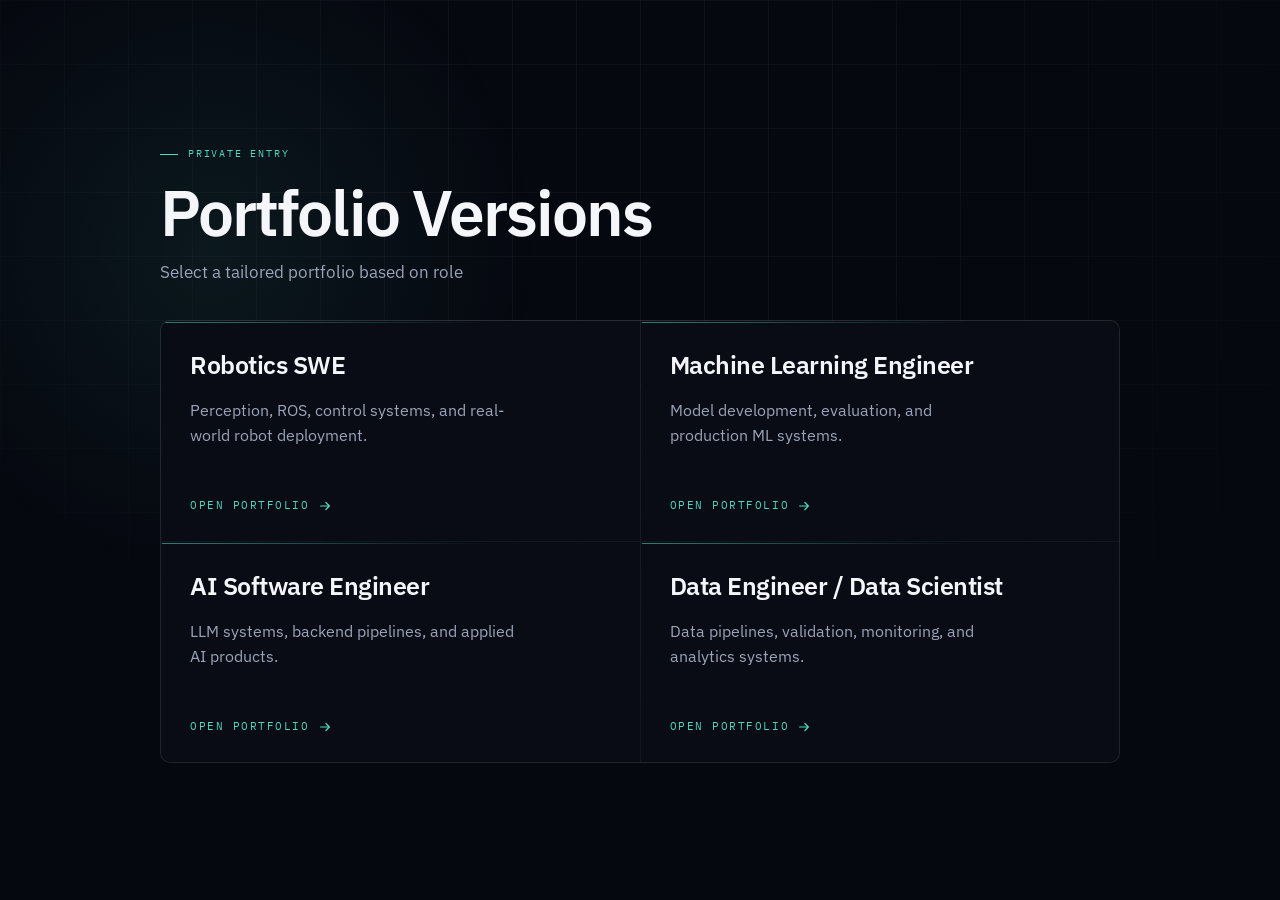
<file: index-private.html>
<!DOCTYPE html>
<html lang="en">
<head>
<meta charset="UTF-8">
<meta name="viewport" content="width=device-width, initial-scale=1.0">
<title>Yuni Wu Portfolio Versions</title>
<meta name="robots" content="noindex, nofollow">
<meta name="theme-color" content="#060810">
<link rel="preconnect" href="https://fonts.googleapis.com">
<link rel="preconnect" href="https://fonts.gstatic.com" crossorigin>
<link href="https://fonts.googleapis.com/css2?family=IBM+Plex+Sans:ital,wght@0,300;0,400;0,500;0,600;1,300;1,400&family=IBM+Plex+Mono:wght@300;400;500&display=swap" rel="stylesheet">
<link rel="icon" type="image/png" sizes="32x32" href="./img/icon.png">
<link rel="icon" type="image/png" sizes="16x16" href="./img/icon.png">
<link rel="apple-touch-icon" sizes="180x180" href="./img/icon.png">
<style>
:root {
  --bg0: #060810;
  --bg1: #090c15;
  --bg2: #0c1018;
  --line: rgba(255,255,255,0.06);
  --line2: rgba(255,255,255,0.04);
  --cyan: #4dd9c0;
  --cyan-dim: rgba(77,217,192,0.15);
  --cyan-glow: rgba(77,217,192,0.08);
  --white: #f4f6fa;
  --gray1: #9aa3b8;
  --gray2: #5c6478;
  --gray3: #353c50;
  --ff: 'IBM Plex Sans', system-ui, sans-serif;
  --ffm: 'IBM Plex Mono', 'Courier New', monospace;
  --r: 4px;
}

*,*::before,*::after{box-sizing:border-box;margin:0;padding:0;}
html{font-size:16px;}
body{
  min-height:100vh;
  background:var(--bg0);
  color:var(--white);
  font-family:var(--ff);
  line-height:1.6;
  overflow-x:hidden;
}
a{color:inherit;text-decoration:none;}

#grid-bg{
  position:fixed;
  inset:0;
  z-index:0;
  pointer-events:none;
  background-image:
    linear-gradient(var(--line2) 1px, transparent 1px),
    linear-gradient(90deg, var(--line2) 1px, transparent 1px);
  background-size:64px 64px;
  mask-image:radial-gradient(ellipse 82% 82% at 50% 18%, black 22%, transparent 82%);
}

.ambient{
  position:fixed;
  inset:-10% auto auto -10%;
  width:680px;
  height:680px;
  border-radius:50%;
  background:radial-gradient(circle, rgba(77,217,192,.08) 0%, transparent 68%);
  pointer-events:none;
  z-index:0;
}

.shell{
  position:relative;
  z-index:1;
  min-height:100vh;
  display:flex;
  align-items:center;
  justify-content:center;
  padding:48px 24px;
}

.panel{
  width:min(960px, 100%);
}

.eyebrow{
  display:inline-flex;
  align-items:center;
  gap:10px;
  font-family:var(--ffm);
  font-size:10px;
  letter-spacing:.18em;
  text-transform:uppercase;
  color:var(--cyan);
  margin-bottom:18px;
}
.eyebrow::before{
  content:'';
  width:18px;
  height:1px;
  background:var(--cyan);
}

h1{
  font-size:clamp(2.4rem, 5vw, 4rem);
  line-height:1.02;
  letter-spacing:-.03em;
  font-weight:600;
  margin-bottom:14px;
}

.subtitle{
  max-width:680px;
  color:var(--gray1);
  font-size:1.05rem;
  margin-bottom:34px;
}

.grid{
  display:grid;
  grid-template-columns:repeat(2, minmax(0, 1fr));
  gap:1px;
  background:var(--line);
  border:1px solid var(--line);
  border-radius:10px;
  overflow:hidden;
}

.card{
  display:flex;
  flex-direction:column;
  gap:18px;
  min-height:220px;
  padding:30px 28px 26px;
  background:var(--bg1);
  border:1px solid transparent;
  position:relative;
  transition:transform .22s ease, border-color .22s ease, background .22s ease, box-shadow .22s ease;
  outline:none;
}

.card::before{
  content:'';
  position:absolute;
  inset:0 auto auto 0;
  width:100%;
  height:1px;
  background:linear-gradient(to right, var(--cyan), transparent 68%);
  opacity:.55;
}

.card:hover,
.card:focus-visible{
  transform:translateY(-4px);
  border-color:rgba(77,217,192,.32);
  background:var(--bg2);
  box-shadow:0 14px 40px rgba(77,217,192,.08);
}

.card-title{
  font-size:1.55rem;
  line-height:1.12;
  letter-spacing:-.02em;
  font-weight:600;
  color:var(--white);
}

.card-desc{
  color:var(--gray1);
  font-size:1rem;
  line-height:1.55;
  max-width:34ch;
}

.card-cta{
  margin-top:auto;
  display:inline-flex;
  align-items:center;
  gap:8px;
  font-family:var(--ffm);
  font-size:11px;
  letter-spacing:.14em;
  text-transform:uppercase;
  color:var(--cyan);
}

.card-cta svg{
  width:14px;
  height:14px;
  flex-shrink:0;
}

@media (max-width: 800px){
  .shell{padding:40px 18px;}
  .grid{grid-template-columns:1fr;}
  .card{min-height:unset;padding:26px 22px 22px;}
}
</style>
</head>
<body>
<div id="grid-bg"></div>
<div class="ambient"></div>

<main class="shell">
  <section class="panel" aria-labelledby="page-title">
    <div class="eyebrow">Private Entry</div>
    <h1 id="page-title">Portfolio Versions</h1>
    <p class="subtitle">Select a tailored portfolio based on role</p>

    <div class="grid">
      <a class="card" href="./robotics.html" aria-label="Open Robotics SWE portfolio">
        <h2 class="card-title">Robotics SWE</h2>
        <p class="card-desc">Perception, ROS, control systems, and real-world robot deployment.</p>
        <span class="card-cta">Open Portfolio
          <svg viewBox="0 0 16 16" fill="none" aria-hidden="true">
            <path d="M3 8h10M9 4l4 4-4 4" stroke="currentColor" stroke-width="1.4" stroke-linecap="round" stroke-linejoin="round"/>
          </svg>
        </span>
      </a>

      <a class="card" href="./mle.html" aria-label="Open Machine Learning Engineer portfolio">
        <h2 class="card-title">Machine Learning Engineer</h2>
        <p class="card-desc">Model development, evaluation, and production ML systems.</p>
        <span class="card-cta">Open Portfolio
          <svg viewBox="0 0 16 16" fill="none" aria-hidden="true">
            <path d="M3 8h10M9 4l4 4-4 4" stroke="currentColor" stroke-width="1.4" stroke-linecap="round" stroke-linejoin="round"/>
          </svg>
        </span>
      </a>

      <a class="card" href="./ai-swe.html" aria-label="Open AI Software Engineer portfolio">
        <h2 class="card-title">AI Software Engineer</h2>
        <p class="card-desc">LLM systems, backend pipelines, and applied AI products.</p>
        <span class="card-cta">Open Portfolio
          <svg viewBox="0 0 16 16" fill="none" aria-hidden="true">
            <path d="M3 8h10M9 4l4 4-4 4" stroke="currentColor" stroke-width="1.4" stroke-linecap="round" stroke-linejoin="round"/>
          </svg>
        </span>
      </a>

      <a class="card" href="./data.html" aria-label="Open Data Engineer and Data Scientist portfolio">
        <h2 class="card-title">Data Engineer / Data Scientist</h2>
        <p class="card-desc">Data pipelines, validation, monitoring, and analytics systems.</p>
        <span class="card-cta">Open Portfolio
          <svg viewBox="0 0 16 16" fill="none" aria-hidden="true">
            <path d="M3 8h10M9 4l4 4-4 4" stroke="currentColor" stroke-width="1.4" stroke-linecap="round" stroke-linejoin="round"/>
          </svg>
        </span>
      </a>
    </div>
  </section>
</main>
</body>
</html>
</file>
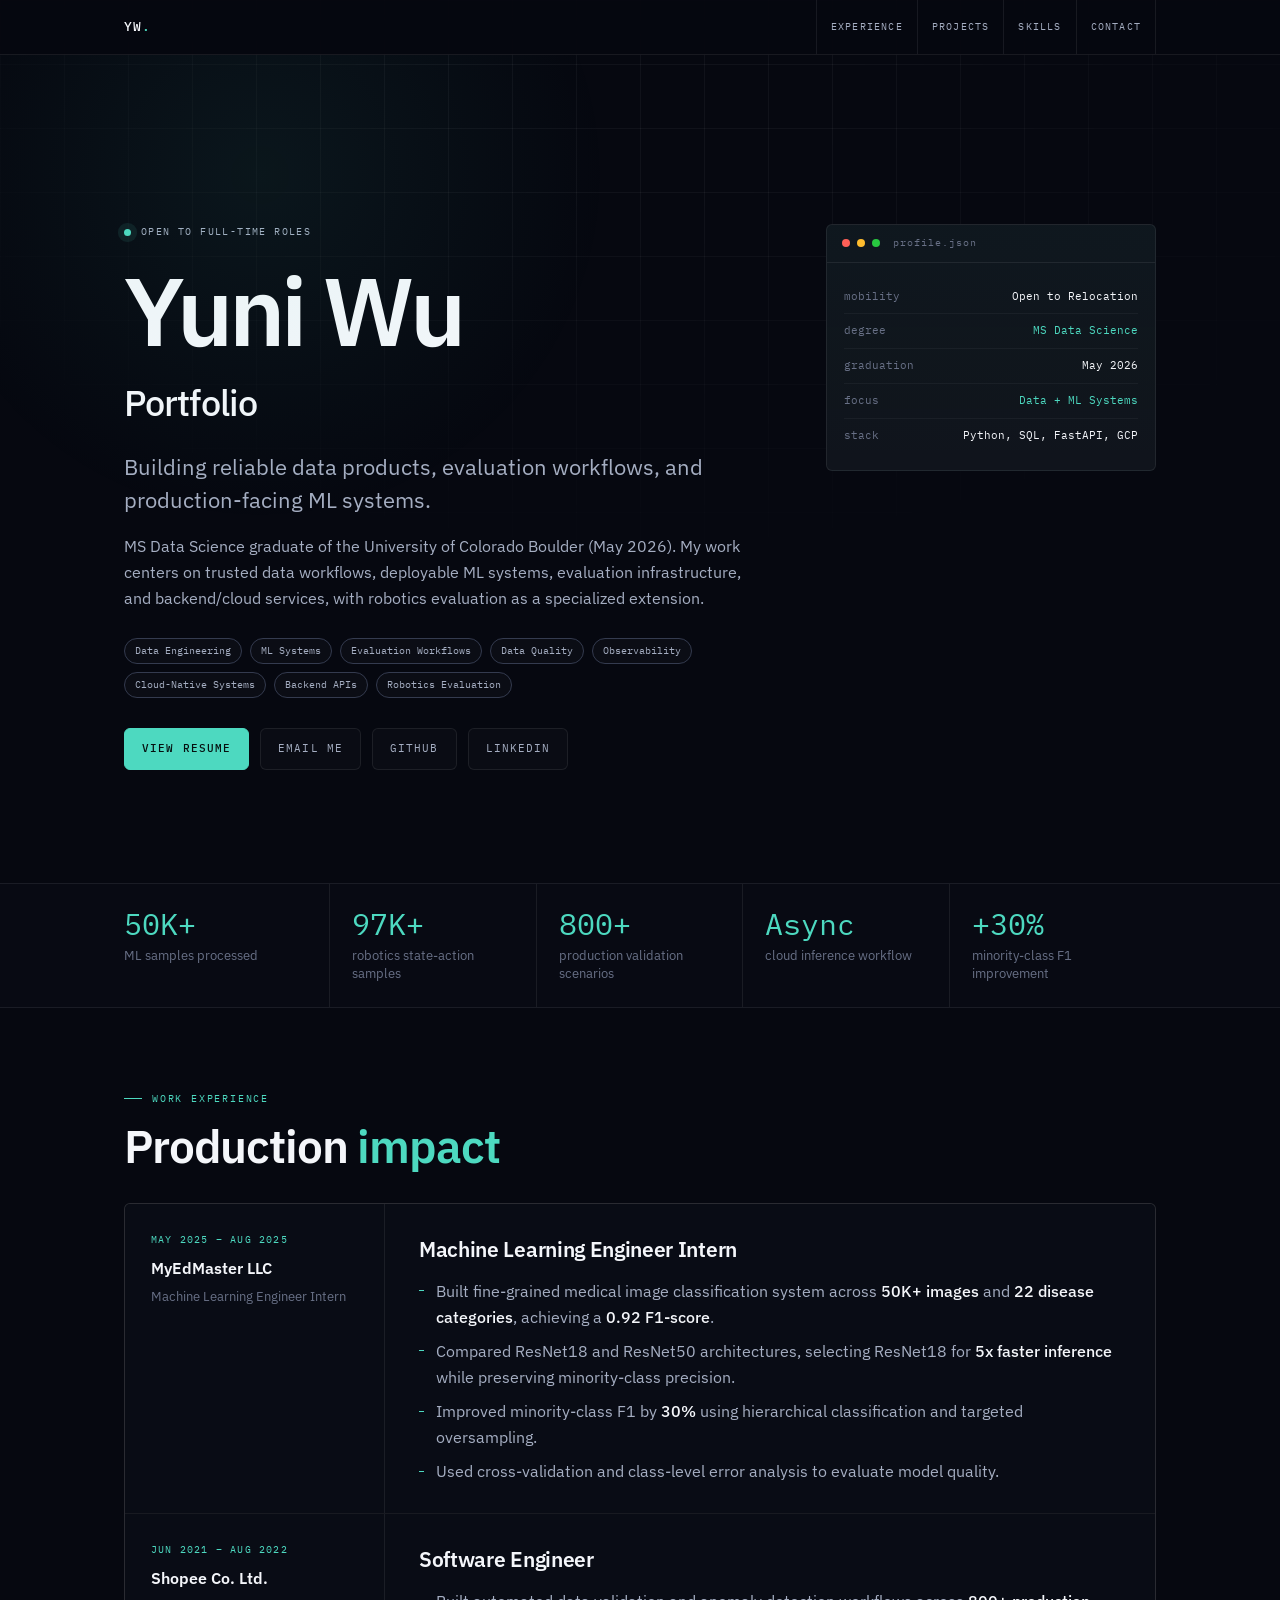
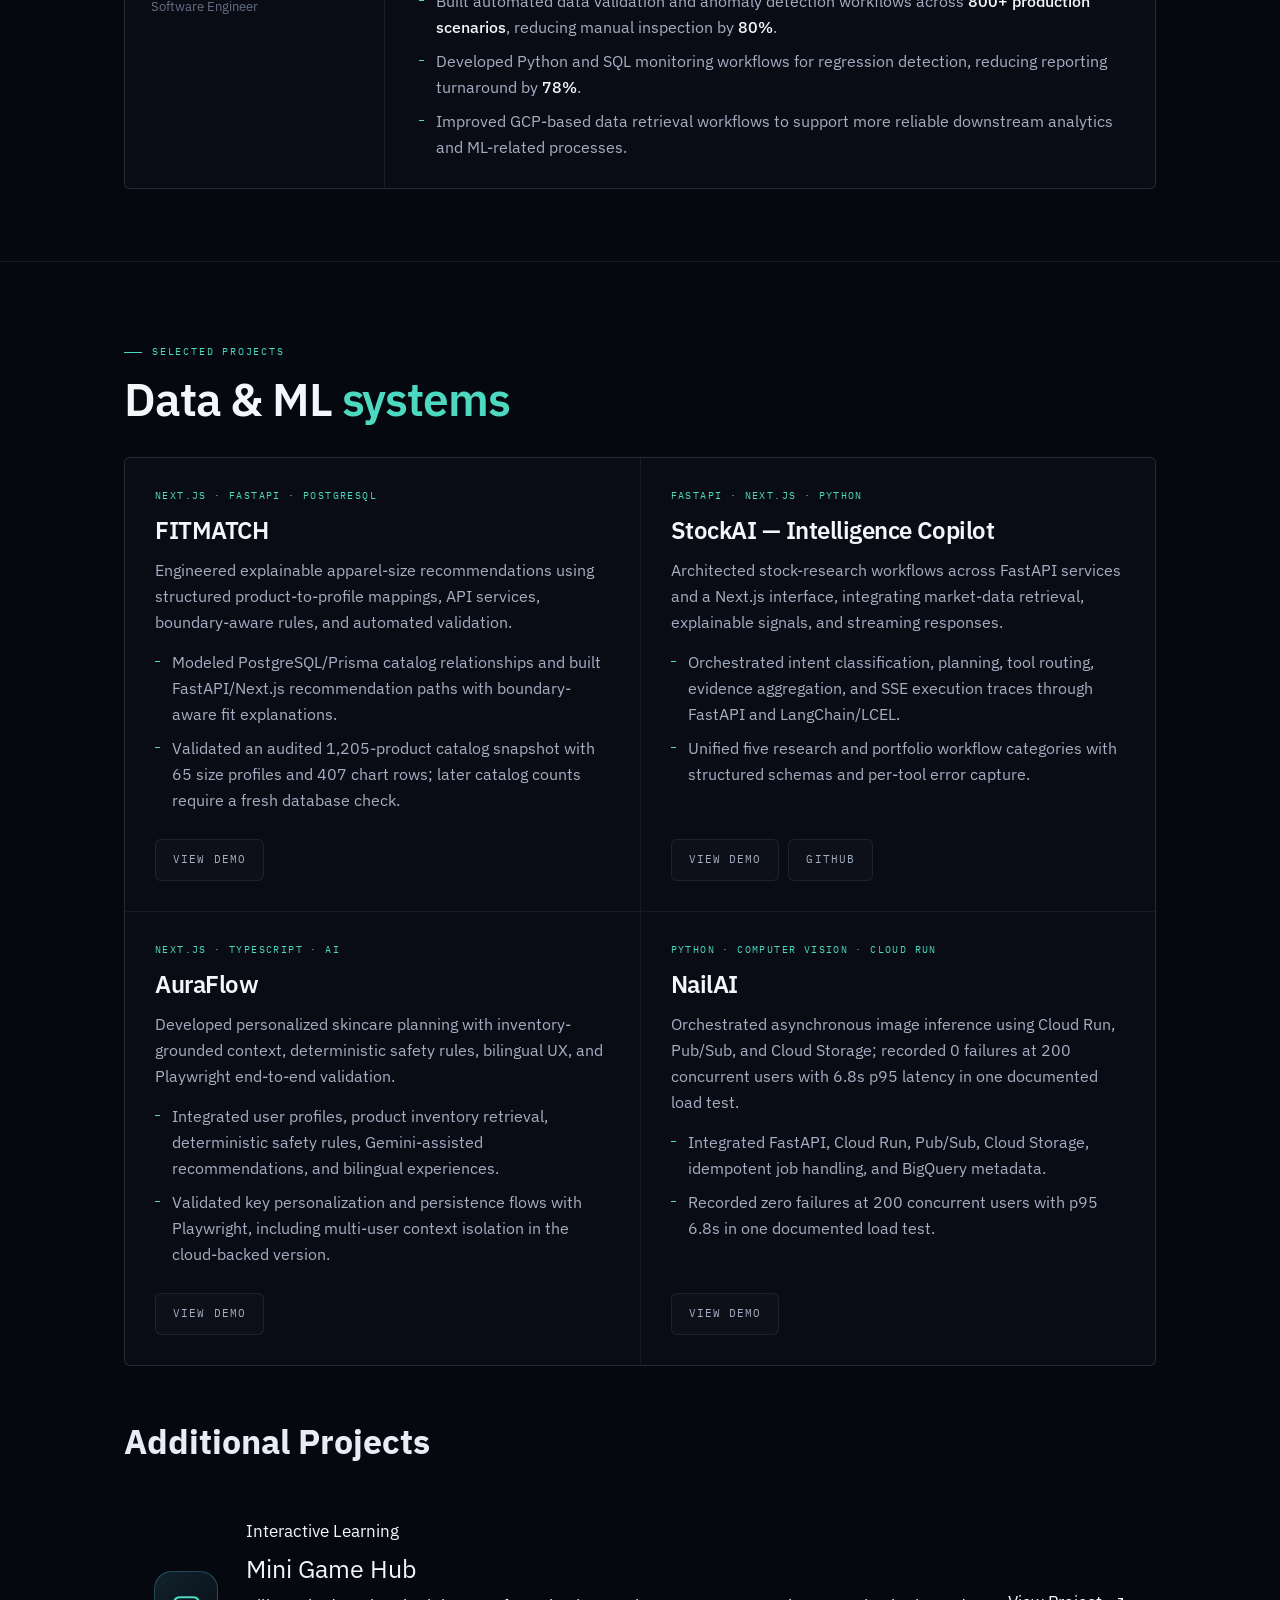
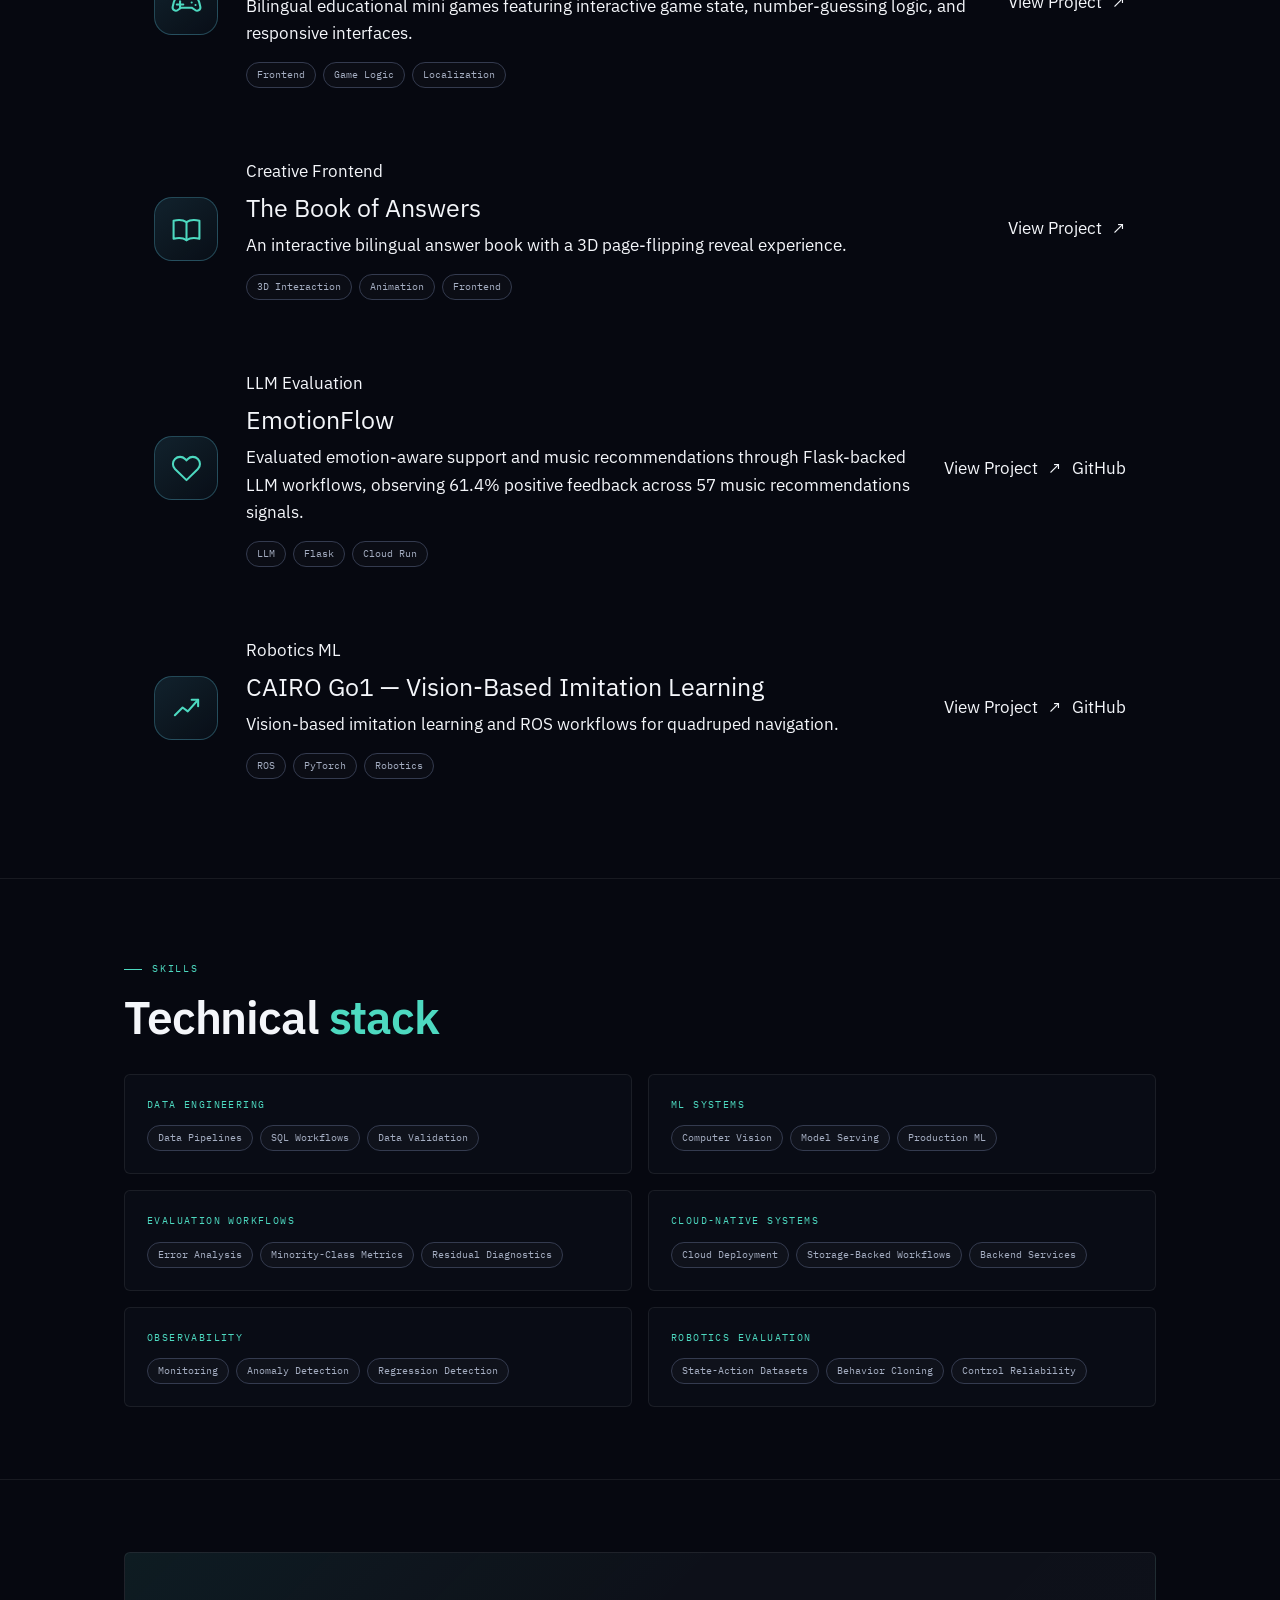
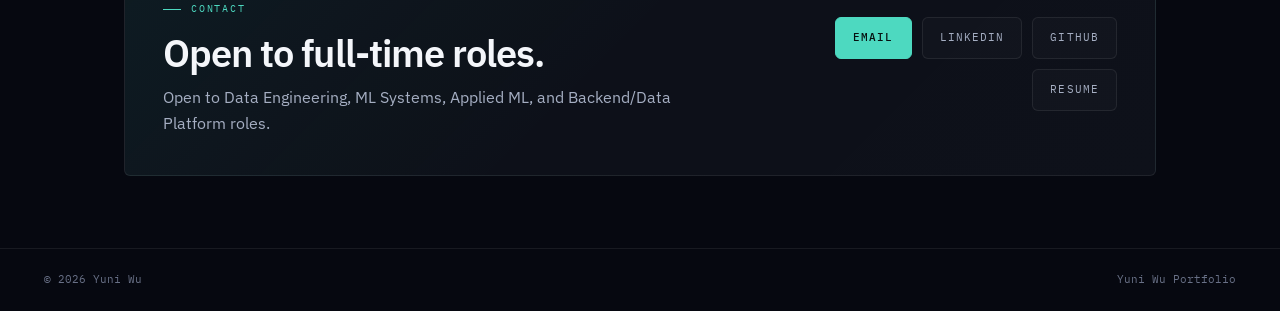
<file: linkedin_portfolio.html>
<!DOCTYPE html>
<html lang="en">
<head>
<meta charset="UTF-8">
<meta name="viewport" content="width=device-width, initial-scale=1.0">
<title>Yuni Wu — Portfolio</title>
<meta name="description" content="Yuni Wu is a Data & ML Systems Engineer candidate focused on reliable data products, evaluation workflows, production-facing ML systems, and cloud-backed technical platforms.">
<link rel="preconnect" href="https://fonts.googleapis.com">
<link rel="preconnect" href="https://fonts.gstatic.com" crossorigin>
<link href="https://fonts.googleapis.com/css2?family=IBM+Plex+Sans:wght@300;400;500;600&family=IBM+Plex+Mono:wght@300;400;500&display=swap" rel="stylesheet">
<link rel="icon" type="image/png" sizes="32x32" href="./img/icon.png">
<link rel="icon" type="image/png" sizes="16x16" href="./img/icon.png">
<link rel="apple-touch-icon" sizes="180x180" href="./img/icon.png">
<meta name="theme-color" content="#060810">
<style>
:root{
  --bg0:#060810;
  --bg1:#090c15;
  --bg2:#0c1018;
  --bg3:#101622;
  --line:rgba(255,255,255,.075);
  --line2:rgba(255,255,255,.045);
  --cyan:#4dd9c0;
  --cyan-dim:rgba(77,217,192,.14);
  --white:#f4f6fa;
  --gray1:#a5aec2;
  --gray2:#687086;
  --gray3:#343b4f;
  --amber:#f0a832;
  --ff:'IBM Plex Sans',system-ui,sans-serif;
  --ffm:'IBM Plex Mono','Courier New',monospace;
  --r:6px;
}
*,*::before,*::after{box-sizing:border-box;margin:0;padding:0;}
html{scroll-behavior:smooth;font-size:17px;}
body{
  background:var(--bg0);
  color:var(--white);
  font-family:var(--ff);
  line-height:1.62;
  overflow-x:hidden;
}
a{color:inherit;text-decoration:none;}
#grid-bg{
  position:fixed;
  inset:0;
  pointer-events:none;
  z-index:0;
  background-image:
    linear-gradient(var(--line2) 1px,transparent 1px),
    linear-gradient(90deg,var(--line2) 1px,transparent 1px);
  background-size:64px 64px;
  mask-image:radial-gradient(ellipse 85% 75% at 50% 8%,black 18%,transparent 78%);
}
.z{position:relative;z-index:10;}
.wrap{max-width:1120px;margin:0 auto;padding:0 44px;}
.lbl{
  display:inline-flex;
  align-items:center;
  gap:10px;
  font-family:var(--ffm);
  font-size:10px;
  letter-spacing:.18em;
  text-transform:uppercase;
  color:var(--cyan);
  margin-bottom:14px;
}
.lbl::before{content:'';width:18px;height:1px;background:var(--cyan);}
.sec-title{
  font-size:clamp(30px,4vw,46px);
  font-weight:600;
  line-height:1.1;
  letter-spacing:-.025em;
  margin-bottom:32px;
}
.sec-title span{color:var(--cyan);}
.chip{
  display:inline-flex;
  align-items:center;
  width:max-content;
  font-family:var(--ffm);
  font-size:10px;
  line-height:1;
  color:var(--gray1);
  border:1px solid var(--gray3);
  background:rgba(255,255,255,.025);
  border-radius:999px;
  padding:7px 10px;
  white-space:nowrap;
}
.btn{
  display:inline-flex;
  align-items:center;
  justify-content:center;
  gap:8px;
  padding:11px 17px;
  border-radius:var(--r);
  font-family:var(--ffm);
  font-size:11px;
  letter-spacing:.1em;
  text-transform:uppercase;
  transition:transform .18s ease,border-color .18s ease,background .18s ease,color .18s ease;
}
.btn:hover{transform:translateY(-1px);}
.btn-primary{background:var(--cyan);color:#06100f;border:1px solid var(--cyan);font-weight:500;}
.btn-outline{border:1px solid var(--line);color:var(--gray1);background:rgba(255,255,255,.02);}
.btn-outline:hover{border-color:rgba(77,217,192,.5);color:var(--cyan);background:var(--cyan-dim);}
nav{
  position:fixed;
  top:0;
  left:0;
  right:0;
  z-index:500;
  background:rgba(6,8,16,.86);
  backdrop-filter:blur(14px);
  border-bottom:1px solid var(--line);
}
.nav-inner{
  height:54px;
  display:flex;
  align-items:center;
  justify-content:space-between;
  max-width:1120px;
  margin:0 auto;
  padding:0 44px;
}
.nav-logo{font-family:var(--ffm);font-size:13px;font-weight:500;letter-spacing:.06em;}
.nav-logo span{color:var(--cyan);}
.nav-links{display:flex;list-style:none;}
.nav-links a{
  display:block;
  height:54px;
  line-height:54px;
  padding:0 14px;
  border-left:1px solid var(--line);
  font-family:var(--ffm);
  font-size:10px;
  letter-spacing:.12em;
  text-transform:uppercase;
  color:var(--gray1);
}
.nav-links li:last-child a{border-right:1px solid var(--line);}
.nav-links a:hover{color:var(--cyan);background:var(--cyan-dim);}
#hero{
  min-height:92vh;
  display:flex;
  align-items:center;
  padding:112px 0 56px;
  overflow:hidden;
}
#hero::before{
  content:'';
  position:absolute;
  top:-260px;
  left:-120px;
  width:760px;
  height:760px;
  background:radial-gradient(circle,rgba(77,217,192,.07),transparent 65%);
  pointer-events:none;
}
.hero-grid{
  display:grid;
  grid-template-columns:minmax(0,1fr) 330px;
  gap:58px;
  align-items:start;
}
.status{
  display:flex;
  align-items:center;
  gap:10px;
  margin-bottom:24px;
  font-family:var(--ffm);
  font-size:10px;
  letter-spacing:.14em;
  text-transform:uppercase;
  color:var(--gray1);
}
.status-dot{
  width:7px;
  height:7px;
  border-radius:50%;
  background:var(--cyan);
  box-shadow:0 0 0 6px rgba(77,217,192,.09);
}
.hero-name{
  font-size:clamp(56px,8vw,96px);
  font-weight:600;
  letter-spacing:-.04em;
  line-height:.95;
  margin-bottom:18px;
}
.hero-title{
  font-size:clamp(24px,3vw,36px);
  font-weight:500;
  letter-spacing:-.025em;
  margin-bottom:18px;
  color:var(--white);
}
.hero-title span{color:var(--cyan);}
.hero-subtitle{
  font-size:clamp(18px,2vw,22px);
  line-height:1.5;
  color:var(--gray1);
  max-width:720px;
  margin-bottom:18px;
}
.hero-body{
  font-size:16px;
  color:var(--gray1);
  max-width:760px;
  margin-bottom:26px;
}
.hero-chips{display:flex;flex-wrap:wrap;gap:8px;margin-bottom:30px;}
.hero-actions{display:flex;flex-wrap:wrap;gap:11px;}
.profile-panel{
  background:linear-gradient(180deg,rgba(77,217,192,.04),rgba(255,255,255,.015)),var(--bg2);
  border:1px solid var(--line);
  border-radius:var(--r);
  overflow:hidden;
}
.panel-head{
  display:flex;
  align-items:center;
  gap:7px;
  padding:10px 15px;
  border-bottom:1px solid var(--line);
  font-family:var(--ffm);
  font-size:10px;
  letter-spacing:.1em;
  color:var(--gray2);
}
.dot{width:8px;height:8px;border-radius:50%;}
.dot.r{background:#ff5f57}.dot.y{background:#febc2e}.dot.g{background:#28c840}
.panel-body{padding:17px;}
.panel-row{
  display:flex;
  justify-content:space-between;
  gap:16px;
  padding:8px 0;
  border-bottom:1px solid var(--line2);
  font-family:var(--ffm);
  font-size:11px;
}
.panel-row:last-child{border-bottom:0;}
.panel-key{color:var(--gray2);}
.panel-val{color:var(--white);text-align:right;}
.panel-val.cyan{color:var(--cyan);}
.metrics{
  border-top:1px solid var(--line);
  border-bottom:1px solid var(--line);
  background:rgba(9,12,21,.82);
}
.metrics-grid{
  max-width:1120px;
  margin:0 auto;
  padding:0 44px;
  display:grid;
  grid-template-columns:repeat(5,1fr);
}
.metric{
  padding:25px 22px;
  border-right:1px solid var(--line);
}
.metric:first-child{padding-left:0;}
.metric:last-child{border-right:0;}
.metric-n{display:block;font-family:var(--ffm);font-size:30px;line-height:1;color:var(--cyan);margin-bottom:8px;}
.metric-l{display:block;font-size:13px;line-height:1.35;color:var(--gray2);}
section{padding:72px 0;border-bottom:1px solid var(--line);}
.exp-list{display:flex;flex-direction:column;gap:1px;background:var(--line);border:1px solid var(--line);border-radius:var(--r);overflow:hidden;}
.exp-item{display:grid;grid-template-columns:260px 1fr;background:var(--bg1);}
.exp-left{padding:28px 26px;border-right:1px solid var(--line);}
.exp-period{font-family:var(--ffm);font-size:10px;letter-spacing:.12em;color:var(--cyan);margin-bottom:8px;text-transform:uppercase;}
.exp-company{font-size:16px;font-weight:600;margin-bottom:4px;}
.exp-role-side{font-size:13px;color:var(--gray2);}
.exp-right{padding:28px 34px;}
.exp-role{font-size:21px;font-weight:600;letter-spacing:-.015em;margin-bottom:12px;}
ul.clean{list-style:none;display:flex;flex-direction:column;gap:8px;}
ul.clean li{
  position:relative;
  padding-left:17px;
  color:var(--gray1);
  font-size:15.5px;
  line-height:1.68;
}
ul.clean li::before{
  content:'';
  position:absolute;
  left:0;
  top:.78em;
  width:5px;
  height:1px;
  background:var(--cyan);
}
ul.clean strong{color:var(--white);font-weight:500;}
.project-grid{display:grid;grid-template-columns:repeat(2,minmax(0,1fr));gap:1px;background:var(--line);border:1px solid var(--line);border-radius:var(--r);overflow:hidden;}
.project-card{background:var(--bg1);padding:30px;display:flex;flex-direction:column;gap:12px;min-height:380px;}
.project-card:hover{background:var(--bg2);}
.project-top{display:flex;align-items:center;justify-content:space-between;gap:14px;}
.project-kicker{font-family:var(--ffm);font-size:10px;letter-spacing:.14em;text-transform:uppercase;color:var(--cyan);}
.project-title{font-size:24px;font-weight:600;letter-spacing:-.02em;line-height:1.2;}
.project-desc{font-size:15.5px;color:var(--gray1);line-height:1.68;}
.go1-visual{
  position:relative;
  min-height:148px;
  margin:4px 0 10px;
  border:1px solid var(--line);
  border-radius:8px;
  background:
    radial-gradient(circle at 50% 42%, rgba(77,217,192,.12), transparent 38%),
    linear-gradient(180deg, rgba(255,255,255,.02), rgba(255,255,255,.01));
  overflow:hidden;
}
.go1-visual::before{
  content:'';
  position:absolute;
  inset:14px;
  border:1px solid rgba(255,255,255,.04);
  border-radius:6px;
}
.go1-visual::after{
  content:'GO1';
  position:absolute;
  top:12px;
  right:12px;
  font-family:var(--ffm);
  font-size:10px;
  letter-spacing:.14em;
  color:var(--gray2);
}
.go1-grid{
  position:absolute;
  inset:0;
  background-image:
    linear-gradient(rgba(255,255,255,.03) 1px, transparent 1px),
    linear-gradient(90deg, rgba(255,255,255,.03) 1px, transparent 1px);
  background-size:24px 24px;
  mask-image:linear-gradient(180deg, rgba(0,0,0,.55), transparent 85%);
}
.go1-orbit{
  position:absolute;
  inset:26px 22px 20px;
  border:1px dashed rgba(77,217,192,.18);
  border-radius:50%;
  animation:go1-spin 16s linear infinite;
}
.go1-bot{
  position:absolute;
  left:50%;
  top:50%;
  width:106px;
  height:58px;
  transform:translate(-50%,-50%);
}
.go1-body{
  position:absolute;
  left:18px;
  top:18px;
  width:62px;
  height:16px;
  border:1.5px solid rgba(77,217,192,.82);
  border-radius:8px 12px 9px 9px;
  background:rgba(77,217,192,.08);
  box-shadow:0 0 14px rgba(77,217,192,.10);
}
.go1-body::before,
.go1-body::after{
  content:'';
  position:absolute;
  top:6px;
  width:6px;
  height:6px;
  border-radius:50%;
  background:rgba(77,217,192,.78);
}
.go1-body::before{left:9px;}
.go1-body::after{right:9px;}
.go1-head{
  position:absolute;
  right:6px;
  top:17px;
  width:20px;
  height:10px;
  border:1.5px solid rgba(77,217,192,.78);
  border-radius:4px 8px 4px 4px;
  background:rgba(77,217,192,.05);
}
.go1-neck{
  position:absolute;
  right:22px;
  top:22px;
  width:14px;
  height:2px;
  background:linear-gradient(90deg, rgba(77,217,192,.62), rgba(77,217,192,.16));
}
.go1-back{
  position:absolute;
  left:12px;
  top:14px;
  width:76px;
  height:2px;
  background:linear-gradient(90deg, rgba(104,184,255,.22), rgba(77,217,192,.72), rgba(104,184,255,.22));
}
.go1-joint{
  position:absolute;
  width:5px;
  height:5px;
  border-radius:50%;
  background:rgba(104,184,255,.82);
  box-shadow:0 0 8px rgba(104,184,255,.18);
}
.go1-joint.j1{left:25px;top:31px;}
.go1-joint.j2{left:39px;top:31px;}
.go1-joint.j3{left:61px;top:31px;}
.go1-joint.j4{left:75px;top:31px;}
.go1-leg{
  position:absolute;
  width:3px;
  height:22px;
  background:linear-gradient(180deg, rgba(77,217,192,.82), rgba(77,217,192,.12));
  transform-origin:top center;
}
.go1-leg::after{
  content:'';
  position:absolute;
  left:-5px;
  bottom:-5px;
  width:12px;
  height:3px;
  border-radius:999px;
  background:rgba(104,184,255,.52);
}
.go1-leg.l1{left:28px;top:32px;transform:rotate(14deg);}
.go1-leg.l2{left:42px;top:32px;transform:rotate(-10deg);}
.go1-leg.l3{left:64px;top:32px;transform:rotate(9deg);}
.go1-leg.l4{left:78px;top:32px;transform:rotate(-14deg);}
.go1-node{
  position:absolute;
  width:6px;
  height:6px;
  border-radius:50%;
  background:var(--cyan);
  box-shadow:0 0 12px rgba(77,217,192,.32);
}
.go1-node.n1{top:8px;left:46px;}
.go1-node.n2{bottom:12px;left:12px;}
.go1-node.n3{bottom:10px;right:10px;}
.go1-caption{
  position:absolute;
  left:14px;
  bottom:12px;
  font-family:var(--ffm);
  font-size:10px;
  letter-spacing:.1em;
  color:var(--gray2);
}
@keyframes go1-spin{
  from{transform:rotate(0deg);}
  to{transform:rotate(360deg);}
}
.project-card .clean{margin:2px 0 8px;}
.project-links{display:flex;flex-wrap:wrap;gap:9px;margin-top:auto;padding-top:6px;}
.skills-grid{display:grid;grid-template-columns:repeat(2,minmax(0,1fr));gap:16px;}
.skill-group{border:1px solid var(--line);background:var(--bg1);border-radius:var(--r);padding:22px;}
.skill-title{font-family:var(--ffm);font-size:10px;letter-spacing:.14em;text-transform:uppercase;color:var(--cyan);margin-bottom:12px;}
.skill-chips{display:flex;flex-wrap:wrap;gap:7px;}
.contact-card{
  border:1px solid var(--line);
  background:linear-gradient(135deg,rgba(77,217,192,.08),rgba(255,255,255,.015) 48%,rgba(255,255,255,.02)),var(--bg1);
  border-radius:var(--r);
  padding:38px;
  display:flex;
  justify-content:space-between;
  align-items:center;
  gap:32px;
}
.contact-title{font-size:clamp(26px,3.2vw,38px);font-weight:600;letter-spacing:-.025em;line-height:1.15;margin-bottom:10px;}
.contact-title span{color:var(--cyan);}
.contact-sub{color:var(--gray1);font-size:16px;}
.contact-links{display:flex;flex-wrap:wrap;gap:10px;justify-content:flex-end;}
footer{padding:22px 44px;display:flex;justify-content:space-between;gap:20px;color:var(--gray2);font-family:var(--ffm);font-size:11px;}
@media(max-width:940px){
  .wrap,.nav-inner{padding:0 24px;}
  .hero-grid{grid-template-columns:1fr;gap:34px;}
  .profile-panel{max-width:520px;}
  .metrics-grid{padding:0 24px;grid-template-columns:repeat(2,1fr);}
  .metric{border-bottom:1px solid var(--line);}
  .metric:nth-child(2n){border-right:0;}
  .metric:last-child{grid-column:1/-1;border-bottom:0;}
  .exp-item{grid-template-columns:1fr;}
  .exp-left{border-right:0;border-bottom:1px solid var(--line);padding:22px 24px;}
  .exp-right{padding:24px;}
  .project-grid,.skills-grid{grid-template-columns:1fr;}
  .contact-card{flex-direction:column;align-items:flex-start;}
  .contact-links{justify-content:flex-start;}
  .nav-links{display:none;}
}
@media(max-width:620px){
  html{font-size:15px;}
  .wrap,.nav-inner{padding:0 20px;}
  #hero{min-height:auto;padding:92px 0 42px;}
  section{padding:54px 0;}
  .hero-name{font-size:54px;}
  .hero-title{font-size:25px;}
  .hero-subtitle{font-size:18px;}
  .hero-body{font-size:15px;}
  .metrics-grid{grid-template-columns:1fr;padding:0 20px;}
  .metric,.metric:first-child{padding:22px 0;border-right:0;border-bottom:1px solid var(--line);}
  .metric:last-child{grid-column:auto;border-bottom:0;}
  .project-card{padding:24px;min-height:auto;}
  .go1-visual{min-height:124px;margin:2px 0 8px;}
  .go1-orbit{inset:20px 16px 16px;}
  .go1-bot{transform:translate(-50%,-50%) scale(.88);}
  .contact-card{padding:26px;}
  .btn{width:100%;}
  footer{padding:20px;flex-direction:column;}
}
</style>
</head>
<body>
<div id="grid-bg"></div>

<nav class="z">
  <div class="nav-inner">
    <a class="nav-logo" href="#hero">YW<span>.</span></a>
    <ul class="nav-links">
      <li><a href="#experience">Experience</a></li>
      <li><a href="#projects">Projects</a></li>
      <li><a href="#skills">Skills</a></li>
      <li><a href="#contact">Contact</a></li>
    </ul>
  </div>
</nav>

<header id="hero" class="z">
  <div class="wrap">
    <div class="hero-grid">
      <div>
        <div class="status"><span class="status-dot"></span><span>Open to full-time roles</span></div>
        <h1 class="hero-name">Yuni Wu</h1>
        <div class="hero-title">Portfolio</div>
        <p class="hero-subtitle">Building reliable data products, evaluation workflows, and production-facing ML systems.</p>
        <p class="hero-body">MS Data Science graduate of the University of Colorado Boulder (May 2026). My work centers on trusted data workflows, deployable ML systems, evaluation infrastructure, and backend/cloud services, with robotics evaluation as a specialized extension.</p>
        <div class="hero-chips">
          <span class="chip">Data Engineering</span>
          <span class="chip">ML Systems</span>
          <span class="chip">Evaluation Workflows</span>
          <span class="chip">Data Quality</span>
          <span class="chip">Observability</span>
          <span class="chip">Cloud-Native Systems</span>
          <span class="chip">Backend APIs</span>
          <span class="chip">Robotics Evaluation</span>
        </div>
        <div class="hero-actions">
          <a class="btn btn-primary" href="./general_resumes/data_engineer/resume.pdf" target="_blank" rel="noopener noreferrer">View Resume</a>
          <a class="btn btn-outline" href="mailto:yunihsuanwu@gmail.com">Email Me</a>
          <a class="btn btn-outline" href="https://github.com/yuni-wyx" target="_blank" rel="noopener noreferrer">GitHub</a>
          <a class="btn btn-outline" href="https://www.linkedin.com/in/wih/" target="_blank" rel="noopener noreferrer">LinkedIn</a>
        </div>
      </div>

      <aside class="profile-panel" aria-label="Profile summary">
        <div class="panel-head"><span class="dot r"></span><span class="dot y"></span><span class="dot g"></span><span style="margin-left:6px;">profile.json</span></div>
        <div class="panel-body">
          <div class="panel-row"><span class="panel-key">mobility</span><span class="panel-val">Open to Relocation</span></div>
          <div class="panel-row"><span class="panel-key">degree</span><span class="panel-val cyan">MS Data Science</span></div>
          <div class="panel-row"><span class="panel-key">graduation</span><span class="panel-val">May 2026</span></div>
          <div class="panel-row"><span class="panel-key">focus</span><span class="panel-val cyan">Data + ML Systems</span></div>
          <div class="panel-row"><span class="panel-key">stack</span><span class="panel-val">Python, SQL, FastAPI, GCP</span></div>
        </div>
      </aside>
    </div>
  </div>
</header>

<div class="metrics z" aria-label="Impact metrics">
  <div class="metrics-grid">
    <div class="metric"><span class="metric-n">50K+</span><span class="metric-l">ML samples processed</span></div>
    <div class="metric"><span class="metric-n">97K+</span><span class="metric-l">robotics state-action samples</span></div>
    <div class="metric"><span class="metric-n">800+</span><span class="metric-l">production validation scenarios</span></div>
    <div class="metric"><span class="metric-n">Async</span><span class="metric-l">cloud inference workflow</span></div>
    <div class="metric"><span class="metric-n">+30%</span><span class="metric-l">minority-class F1 improvement</span></div>
  </div>
</div>

<section id="experience" class="z">
  <div class="wrap">
    <div class="lbl">Work Experience</div>
    <h2 class="sec-title">Production <span>impact</span></h2>
    <div class="exp-list">
      <article class="exp-item">
        <div class="exp-left">
          <div class="exp-period">May 2025 – Aug 2025</div>
          <div class="exp-company">MyEdMaster LLC</div>
          <div class="exp-role-side">Machine Learning Engineer Intern</div>
        </div>
        <div class="exp-right">
          <h3 class="exp-role">Machine Learning Engineer Intern</h3>
          <ul class="clean">
            <li>Built fine-grained medical image classification system across <strong>50K+ images</strong> and <strong>22 disease categories</strong>, achieving a <strong>0.92 F1-score</strong>.</li>
            <li>Compared ResNet18 and ResNet50 architectures, selecting ResNet18 for <strong>5x faster inference</strong> while preserving minority-class precision.</li>
            <li>Improved minority-class F1 by <strong>30%</strong> using hierarchical classification and targeted oversampling.</li>
            <li>Used cross-validation and class-level error analysis to evaluate model quality.</li>
          </ul>
        </div>
      </article>

      <article class="exp-item">
        <div class="exp-left">
          <div class="exp-period">Jun 2021 – Aug 2022</div>
          <div class="exp-company">Shopee Co. Ltd.</div>
          <div class="exp-role-side">Software Engineer</div>
        </div>
        <div class="exp-right">
          <h3 class="exp-role">Software Engineer</h3>
          <ul class="clean">
            <li>Built automated data validation and anomaly detection workflows across <strong>800+ production scenarios</strong>, reducing manual inspection by <strong>80%</strong>.</li>
            <li>Developed Python and SQL monitoring workflows for regression detection, reducing reporting turnaround by <strong>78%</strong>.</li>
            <li>Improved GCP-based data retrieval workflows to support more reliable downstream analytics and ML-related processes.</li>
          </ul>
        </div>
      </article>
    </div>
  </div>
</section>

<section id="projects" class="z">
  <div class="wrap">
    <div class="lbl">Selected Projects</div>
    <h2 class="sec-title">Data &amp; ML <span>systems</span></h2>
    <div class="project-grid">
      <article class="project-card">
        <div class="project-top"><span class="project-kicker">Computer Vision · PyTorch · GCP Cloud Run</span></div>
        <h3 class="project-title">NailAI — Cloud-Native Vision Inference</h3>
        <p class="project-desc">Cloud-native image-inference workflow using Cloud Run, Pub/Sub, and Cloud Storage for asynchronous prediction processing and metadata tracking.</p>
        <ul class="clean">
          <li>Orchestrated Cloud Run-backed asynchronous inference</li>
          <li>Tracked request and prediction metadata</li>
          <li>Integrated Pub/Sub job routing</li>
          <li>Implemented storage-backed image processing</li>
          <li>Evaluated deployment-oriented API reliability</li>
        </ul>
        <div class="project-links">
          <a class="btn btn-outline" href="https://nailai-backend-299381123286.us-central1.run.app/" target="_blank" rel="noopener noreferrer">Demo</a>
        </div>
      </article>

      <article class="project-card">
        <div class="project-top"><span class="project-kicker">LLM Application · Flask · Cloud Run</span></div>
        <h3 class="project-title">EmotionFlow — LLM Preference & Evaluation</h3>
        <p class="project-desc">Emotion-aware LLM application using conversational context, preference feedback, Flask backend orchestration, and Cloud Run deployment.</p>
        <ul class="clean">
          <li>LLM-powered recommendation workflow</li>
          <li>Flask backend service</li>
          <li>Prompt design and contextual feature extraction</li>
          <li>Cloud Run deployment</li>
        </ul>
        <div class="project-links">
          <a class="btn btn-outline" href="https://emotionflow-40672525442.us-central1.run.app/" target="_blank" rel="noopener noreferrer">Demo</a>
          <a class="btn btn-outline" href="https://github.com/yuni-wyx/EmotionFlow" target="_blank" rel="noopener noreferrer">GitHub</a>
        </div>
      </article>

      <article class="project-card">
        <div class="project-top"><span class="project-kicker">Robotics · ROS · Behavior Cloning</span></div>
        <h3 class="project-title">Go1 — CAIRO Vision-Based Imitation Learning</h3>
        <p class="project-desc">CAIRO robot-learning project using Unitree Go1, ROS workflows, ResNet visual encoding, behavior cloning, and residual diagnostics. This imitation-learning track is distinct from VLM social-navigation evaluation.</p>
        <div class="go1-visual" aria-hidden="true">
          <div class="go1-grid"></div>
          <div class="go1-orbit"></div>
          <div class="go1-bot">
            <div class="go1-node n1"></div>
            <div class="go1-node n2"></div>
            <div class="go1-node n3"></div>
            <div class="go1-back"></div>
            <div class="go1-body"></div>
            <div class="go1-neck"></div>
            <div class="go1-head"></div>
            <div class="go1-joint j1"></div>
            <div class="go1-joint j2"></div>
            <div class="go1-joint j3"></div>
            <div class="go1-joint j4"></div>
            <div class="go1-leg l1"></div>
            <div class="go1-leg l2"></div>
            <div class="go1-leg l3"></div>
            <div class="go1-leg l4"></div>
          </div>
          <div class="go1-caption">unitree go1 silhouette</div>
        </div>
        <ul class="clean">
          <li><strong>97K+</strong> state-action samples with <strong>0.11 MAE</strong> and <strong>0.62 R²</strong> for waypoint prediction</li>
          <li>Built image-to-action learning pipeline</li>
          <li>Used ResNet encoder and behavior cloning</li>
          <li>Evaluated policy behavior with residual diagnostics</li>
          <li>Focused on real-world constraints such as latency, stability, and control reliability</li>
        </ul>
        <div class="project-links">
          <a class="btn btn-outline" href="https://yuni-wyx.github.io/go1-autonomous-navigation/" target="_blank" rel="noopener noreferrer">Demo</a>
          <a class="btn btn-outline" href="https://github.com/yuni-wyx/go1-autonomous-navigation" target="_blank" rel="noopener noreferrer">GitHub</a>
        </div>
      </article>

      <article class="project-card">
        <div class="project-top"><span class="project-kicker">FastAPI · Next.js · AI Workflow</span></div>
        <h3 class="project-title">StockAI — Intelligence Copilot</h3>
        <p class="project-desc">Full-stack stock research workflow for US and Taiwan markets, covering research, price-move explanation, and watchlist workflows.</p>
        <ul class="clean">
          <li>FastAPI backend</li>
          <li>Next.js frontend</li>
          <li>Research and watchlist workflows</li>
          <li>Full-stack AI application structure</li>
        </ul>
        <div class="project-links">
          <a class="btn btn-outline" href="https://yuni-wyx.github.io/StockIntelligenceCopilot/" target="_blank" rel="noopener noreferrer">Demo</a>
          <a class="btn btn-outline" href="https://github.com/yuni-wyx/StockIntelligenceCopilot" target="_blank" rel="noopener noreferrer">GitHub</a>
        </div>
      </article>
    </div>
  </div>
</section>

<section id="skills" class="z">
  <div class="wrap">
    <div class="lbl">Skills</div>
    <h2 class="sec-title">Technical <span>stack</span></h2>
    <div class="skills-grid">
      <div class="skill-group"><div class="skill-title">Data Engineering</div><div class="skill-chips"><span class="chip">Data Pipelines</span><span class="chip">SQL Workflows</span><span class="chip">Data Validation</span></div></div>
      <div class="skill-group"><div class="skill-title">ML Systems</div><div class="skill-chips"><span class="chip">Computer Vision</span><span class="chip">Model Serving</span><span class="chip">Production ML</span></div></div>
      <div class="skill-group"><div class="skill-title">Evaluation Workflows</div><div class="skill-chips"><span class="chip">Error Analysis</span><span class="chip">Minority-Class Metrics</span><span class="chip">Residual Diagnostics</span></div></div>
      <div class="skill-group"><div class="skill-title">Cloud-Native Systems</div><div class="skill-chips"><span class="chip">Cloud Deployment</span><span class="chip">Storage-Backed Workflows</span><span class="chip">Backend Services</span></div></div>
      <div class="skill-group"><div class="skill-title">Observability</div><div class="skill-chips"><span class="chip">Monitoring</span><span class="chip">Anomaly Detection</span><span class="chip">Regression Detection</span></div></div>
      <div class="skill-group"><div class="skill-title">Robotics Evaluation</div><div class="skill-chips"><span class="chip">State-Action Datasets</span><span class="chip">Behavior Cloning</span><span class="chip">Control Reliability</span></div></div>
    </div>
  </div>
</section>

<section id="contact" class="z">
  <div class="wrap">
    <div class="contact-card">
      <div>
        <div class="lbl">Contact</div>
        <h2 class="contact-title">Open to full-time roles.</h2>
        <p class="contact-sub">Open to Data Engineering, ML Systems, Applied ML, and Backend/Data Platform roles.</p>
      </div>
      <div class="contact-links">
        <a class="btn btn-primary" href="mailto:yunihsuanwu@gmail.com">Email</a>
        <a class="btn btn-outline" href="https://www.linkedin.com/in/wih/" target="_blank" rel="noopener noreferrer">LinkedIn</a>
        <a class="btn btn-outline" href="https://github.com/yuni-wyx" target="_blank" rel="noopener noreferrer">GitHub</a>
        <a class="btn btn-outline" href="./general_resumes/data_engineer/resume.pdf" target="_blank" rel="noopener noreferrer">Resume</a>
      </div>
    </div>
  </div>
</section>

<footer class="z">
  <span>© 2026 Yuni Wu</span>
  <span>Yuni Wu Portfolio</span>
</footer>
<script>document.body.dataset.portfolioProfile = 'linkedin';</script>
<link rel="stylesheet" href="css/portfolio-projects.css">
<script src="data/evidence.js" defer></script>
<script src="data/projects.js" defer></script>
<script src="data/profiles.js" defer></script>
<script src="data/featured-content.js" defer></script>
<script src="js/portfolio-projects.js" defer></script>
<script src="js/featured-projects.js" defer></script>
</body>
</html>
</file>
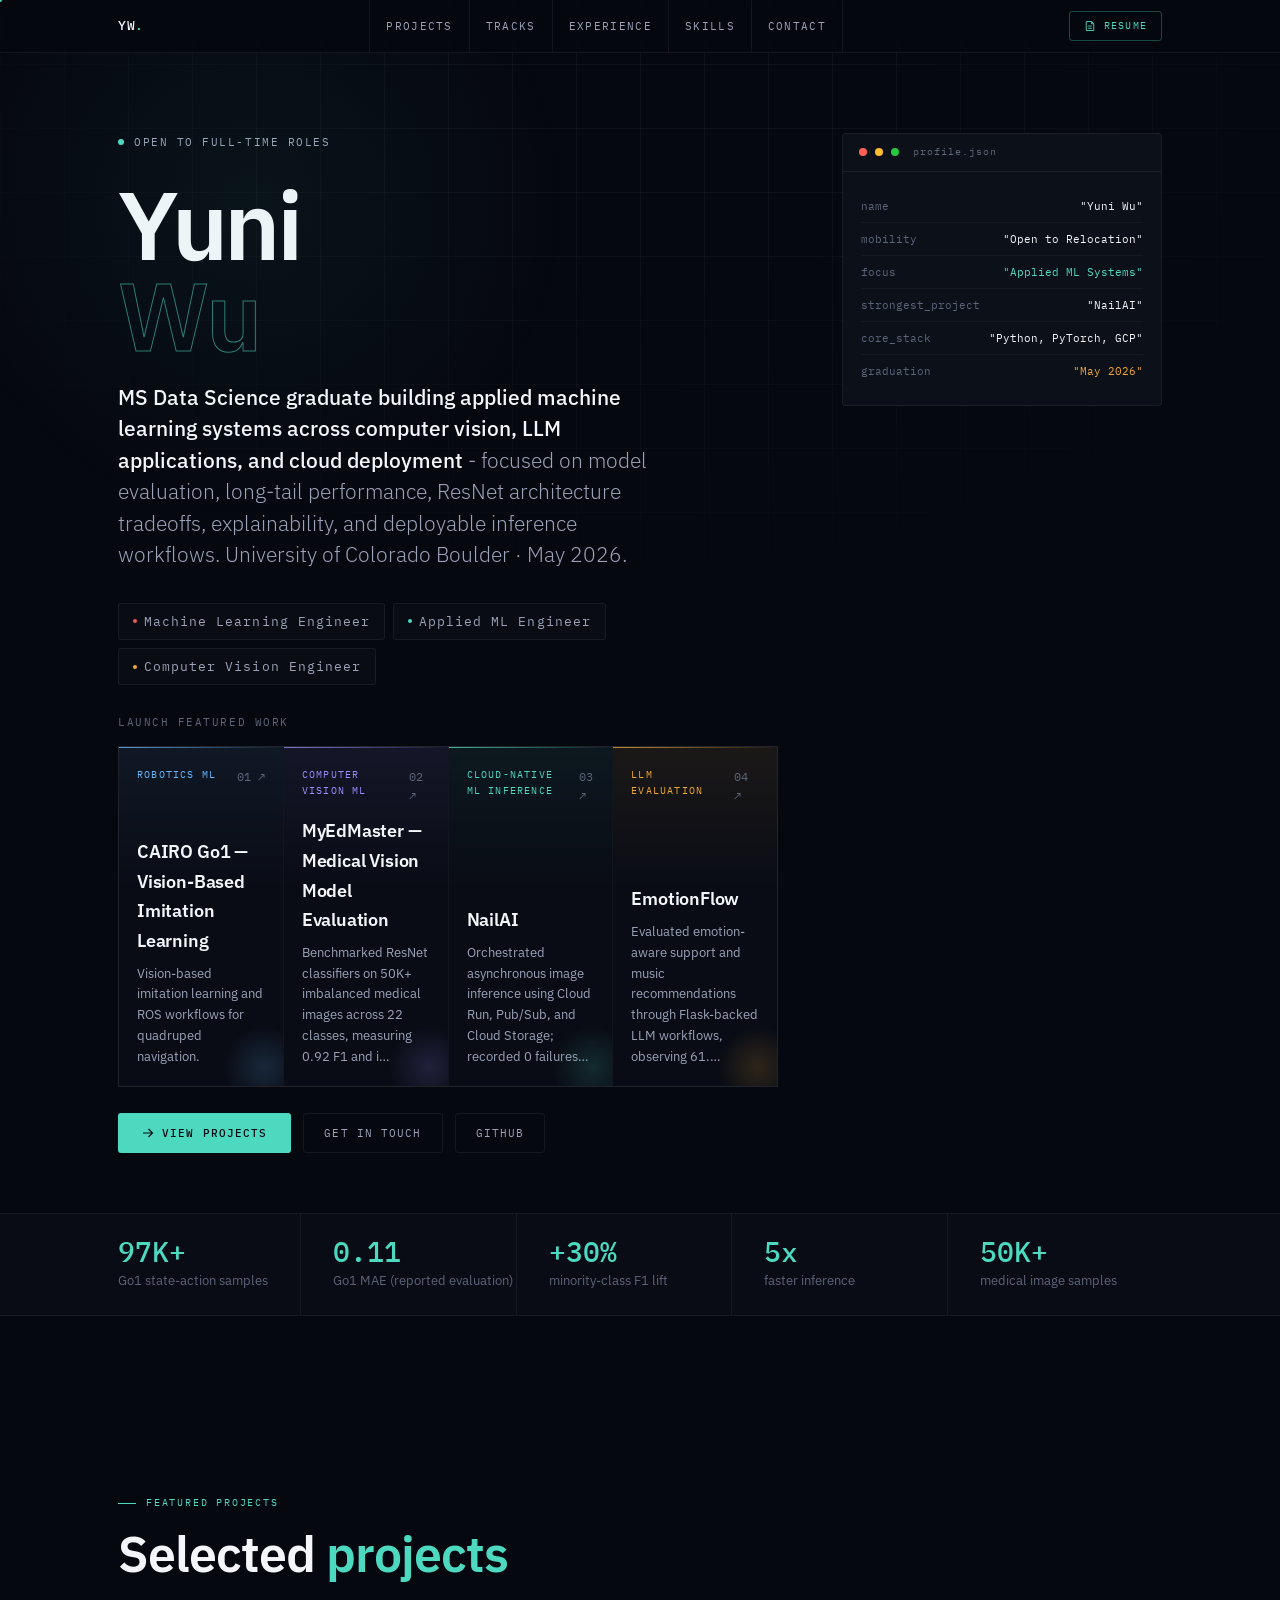
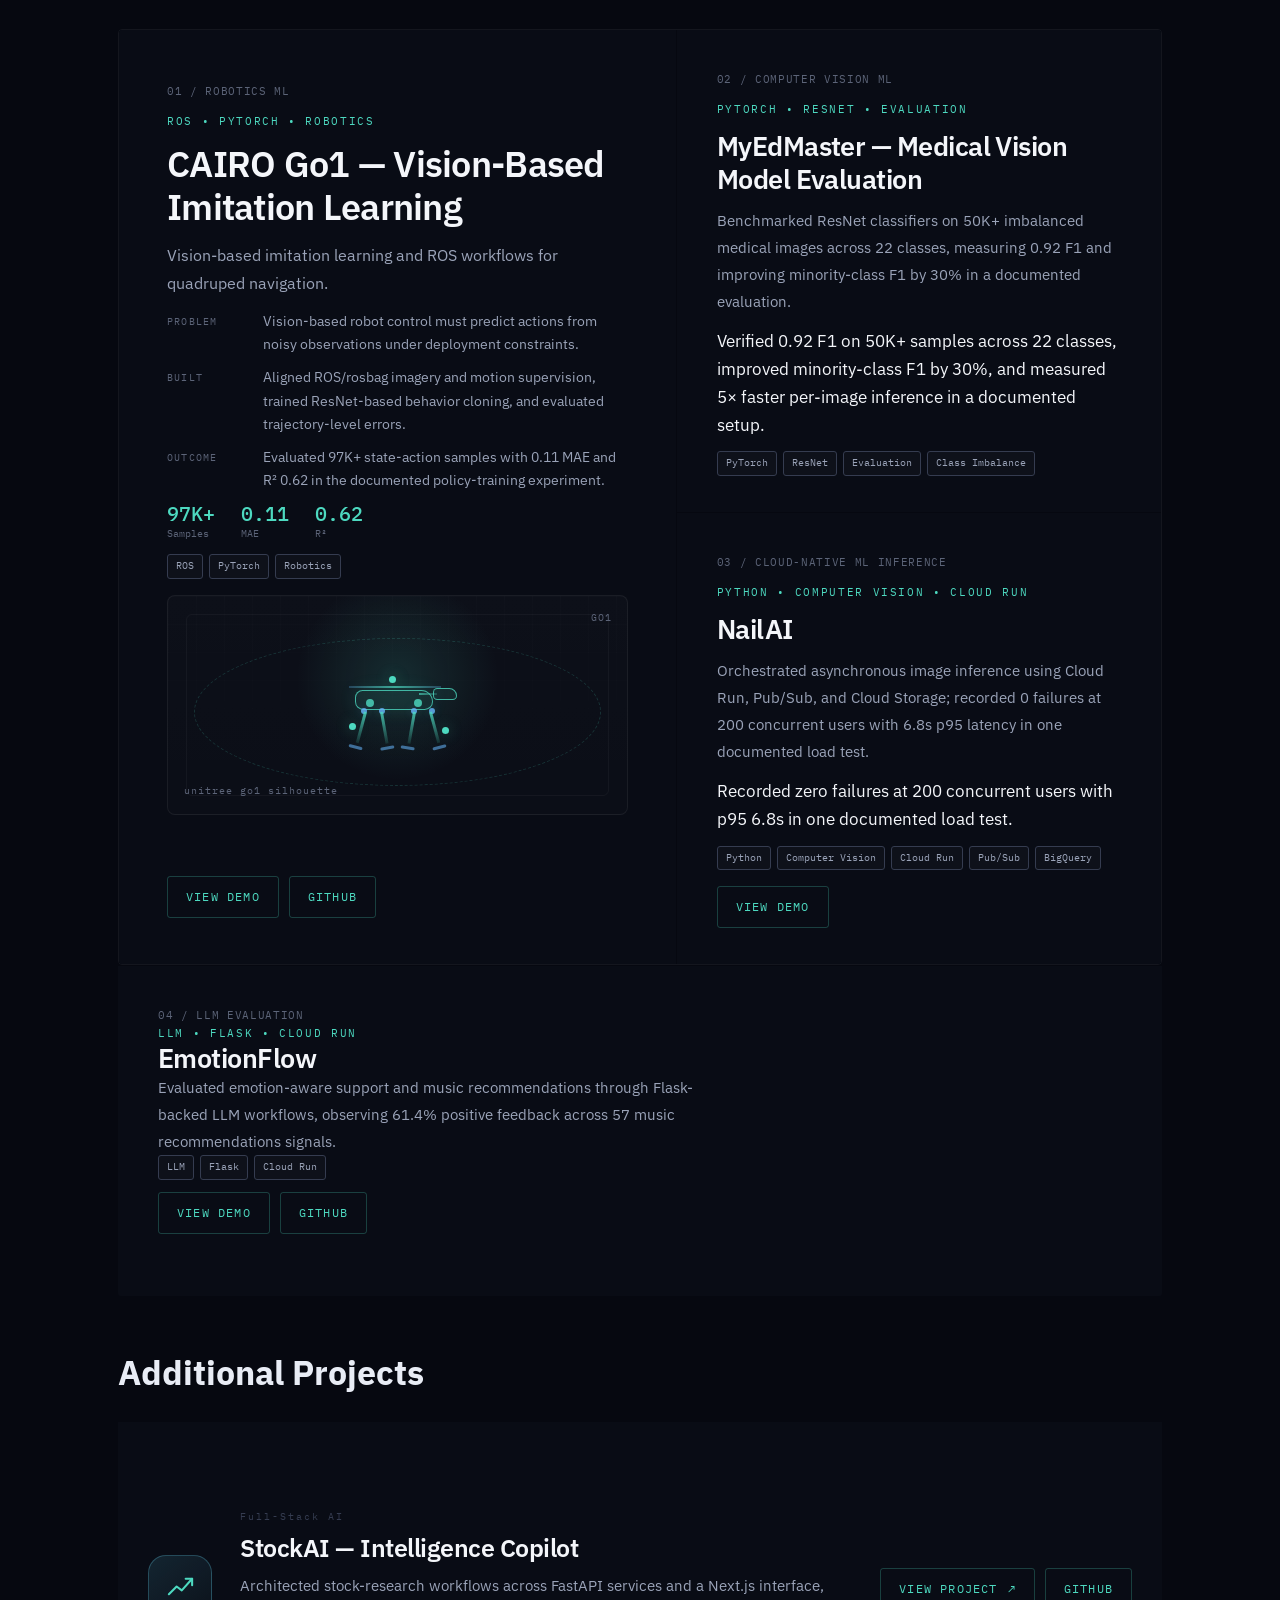
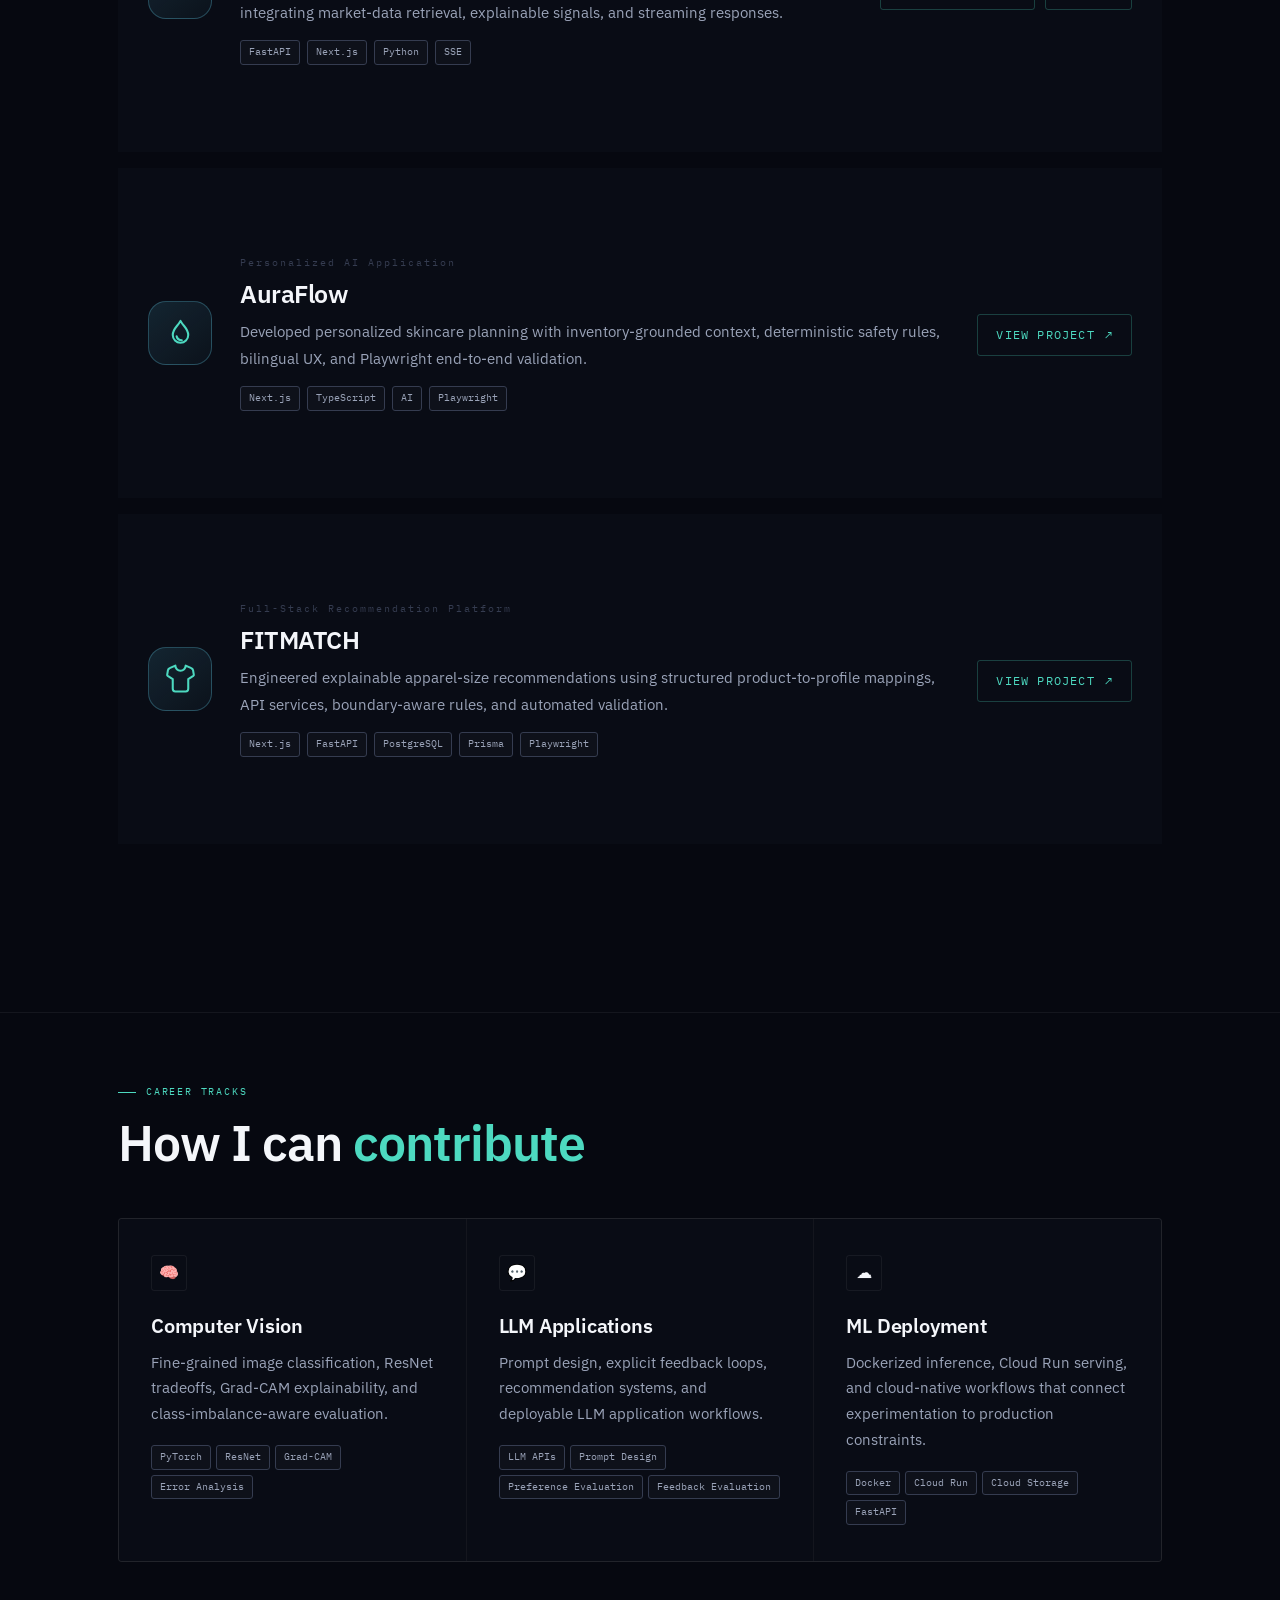
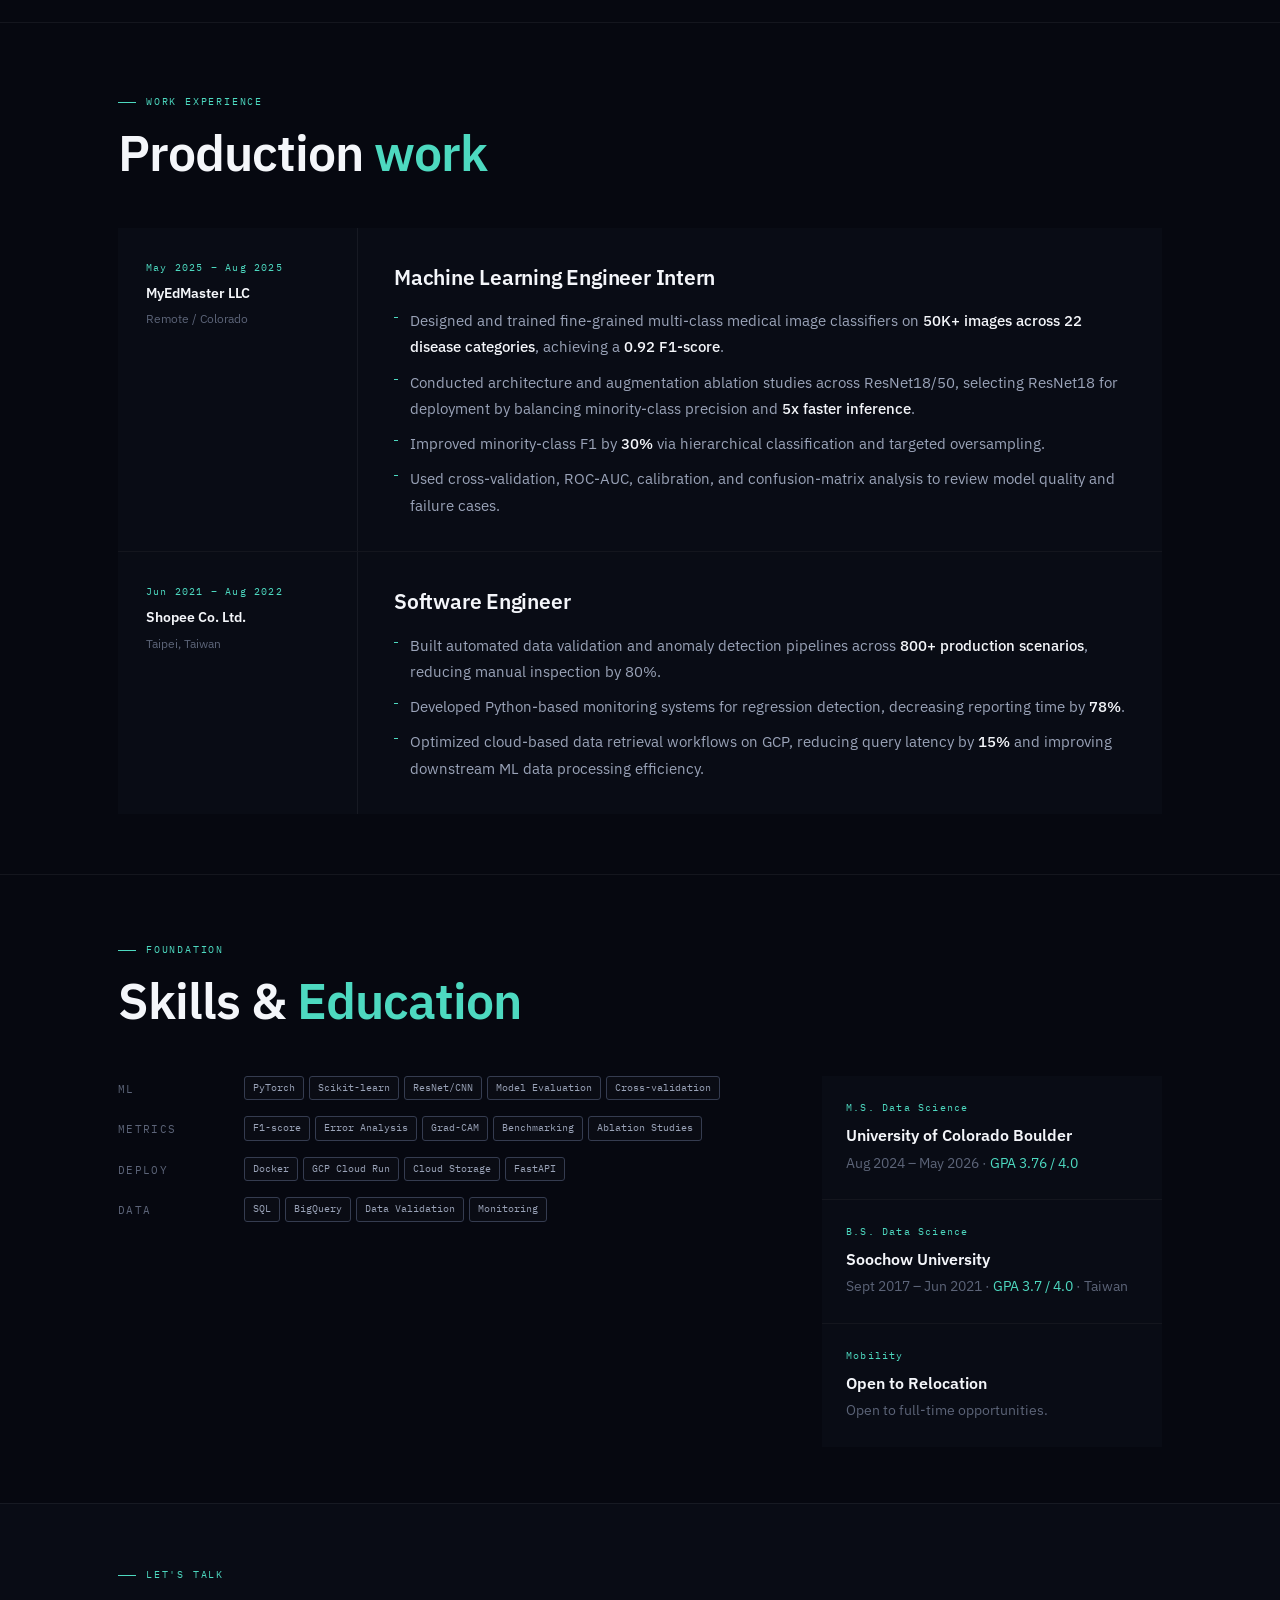
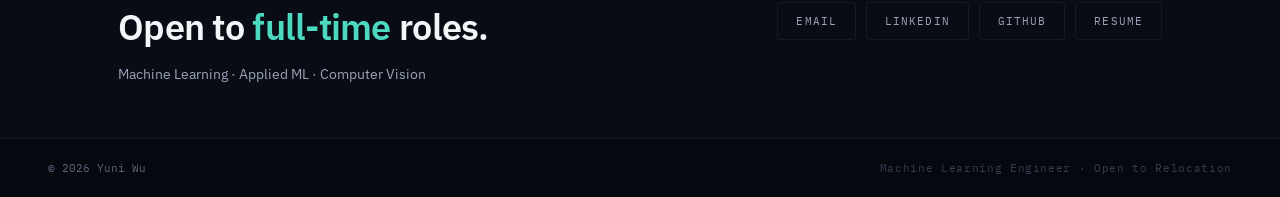
<file: mle.html>
<!DOCTYPE html>
<html lang="en">
<head>
<meta charset="UTF-8">
<meta name="viewport" content="width=device-width, initial-scale=1.0">
<title>Yuni Wu Portfolio</title>
<meta
  name="description"
  content="Yuni Wu is a machine learning engineer candidate building computer vision models, LLM applications, model evaluation workflows, and cloud-deployed ML systems."
>
<meta name="robots" content="noindex, nofollow">
<link rel="preconnect" href="https://fonts.googleapis.com">
<link rel="preconnect" href="https://fonts.gstatic.com" crossorigin>
<link href="https://fonts.googleapis.com/css2?family=IBM+Plex+Sans:ital,wght@0,300;0,400;0,500;0,600;1,300;1,400&family=IBM+Plex+Mono:wght@300;400;500&display=swap" rel="stylesheet">
<link rel="icon" type="image/png" sizes="32x32" href="./img/icon.png">
<link rel="icon" type="image/png" sizes="16x16" href="./img/icon.png">
<link rel="apple-touch-icon" sizes="180x180" href="./img/icon.png">
<link rel="manifest" href="/site.webmanifest">
<meta property="og:title" content="Yuni Wu Portfolio">
<meta property="og:description" content="Yuni Wu is a machine learning engineer candidate building computer vision models, LLM applications, model evaluation workflows, and cloud-deployed ML systems.">
<meta property="og:type" content="website">
<meta name="theme-color" content="#060810">
<style>
/* ═══════════════════════════════════════════
   TOKENS
═══════════════════════════════════════════ */
:root {
  --bg0:      #060810;
  --bg1:      #090c15;
  --bg2:      #0c1018;
  --bg3:      #10141f;
  --bg4:      #141926;
  --line:     rgba(255,255,255,0.06);
  --line2:    rgba(255,255,255,0.04);
  --cyan:     #4dd9c0;
  --cyan-dim: rgba(77,217,192,0.15);
  --cyan-glow:rgba(77,217,192,0.08);
  --teal:     #4dd9c0;
  --blue:     #68b8ff;
  --violet:   #9c8cff;
  --amber:    #f0a832;
  --rose:     #ff8a7a;
  --white:    #f4f6fa;
  --gray1:    #9aa3b8;
  --gray2:    #5c6478;
  --gray3:    #353c50;
  --ff:       'IBM Plex Sans', system-ui, sans-serif;
  --ffm:      'IBM Plex Mono', 'Courier New', monospace;
  --r:        3px;
}

/* ═══════════════════════════════════════════
   RESET + BASE
═══════════════════════════════════════════ */
*,*::before,*::after{box-sizing:border-box;margin:0;padding:0;}
html{scroll-behavior:smooth;font-size:17px;}
body{
  background:var(--bg0);
  color:var(--white);
  font-family:var(--ff);
  line-height:1.65;
  overflow-x:hidden;
}
a{color:inherit;text-decoration:none;}
img{display:block;max-width:100%;}

/* ═══════════════════════════════════════════
   CURSOR
═══════════════════════════════════════════ */
#cur-dot,#cur-ring{
  position:fixed;top:0;left:0;
  pointer-events:none;z-index:9000;
  border-radius:50%;
  transform:translate(-50%,-50%);
}
#cur-dot{
  width:4px;height:4px;
  background:var(--cyan);
}
#cur-ring{
  width:26px;height:26px;
  border:1px solid rgba(77,217,192,.35);
  transition:width .2s,height .2s,border-color .2s,opacity .2s;
}
body:not(:hover) #cur-ring{opacity:0;}
body.cursor-off #cur-dot,
body.cursor-off #cur-ring{display:none;}
#cur-ring.over{
  width:40px;height:40px;
  border-color:rgba(77,217,192,.65);
}

/* ═══════════════════════════════════════════
   GRID OVERLAY
═══════════════════════════════════════════ */
#grid-bg{
  position:fixed;inset:0;z-index:0;pointer-events:none;
  background-image:
    linear-gradient(var(--line2) 1px,transparent 1px),
    linear-gradient(90deg,var(--line2) 1px,transparent 1px);
  background-size:64px 64px;
  mask-image:radial-gradient(ellipse 80% 80% at 50% 10%,black 20%,transparent 80%);
}

/* ═══════════════════════════════════════════
   COMMON LAYOUT
═══════════════════════════════════════════ */
.z{position:relative;z-index:10;}
.wrap{max-width:1140px;margin:0 auto;padding:0 48px;}

/* LABEL */
.lbl{
  display:inline-flex;align-items:center;gap:10px;
  font-family:var(--ffm);font-size:10px;font-weight:400;
  letter-spacing:.18em;text-transform:uppercase;
  color:var(--cyan);margin-bottom:14px;
}
.lbl::before{content:'';width:18px;height:1px;background:var(--cyan);}

/* SECTION TITLE */
.sec-title{
  font-size:clamp(34px,4vw,50px);
  font-weight:600;
  letter-spacing:-.02em;
  line-height:1.1;
  color:var(--white);
  margin-bottom:48px;
}
.sec-title span{color:var(--cyan);}

/* DIVIDER */
.hdiv{height:1px;background:var(--line);width:100%;}

/* MONO SMALL */
.mono{font-family:var(--ffm);}
.mono-xs{font-family:var(--ffm);font-size:11px;color:var(--gray2);letter-spacing:.06em;}

/* TAG CHIP */
.chip{
  display:inline-block;
  font-family:var(--ffm);font-size:10px;
  padding:3px 8px;
  border:1px solid var(--gray3);
  color:var(--gray1);
  border-radius:var(--r);
  background:rgba(255,255,255,.02);
  transition:border-color .2s,color .2s;
  white-space:nowrap;
}

/* REVEAL */
.rv{opacity:0;transform:translateY(20px);transition:opacity .65s ease,transform .65s ease;}
.rv.on{opacity:1;transform:none;}

/* ═══════════════════════════════════════════
   NAV
═══════════════════════════════════════════ */
nav{
  position:fixed;top:0;left:0;right:0;z-index:500;
  border-bottom:1px solid var(--line);
  background:rgba(6,8,16,.85);
  backdrop-filter:blur(14px);
}
.nav-inner{
  display:flex;align-items:center;justify-content:space-between;
  height:52px;
  max-width:1140px;margin:0 auto;padding:0 48px;
}
.nav-logo{
  font-family:var(--ffm);font-size:13px;font-weight:500;
  color:var(--white);letter-spacing:.04em;
}
.nav-logo span{color:var(--cyan);}
.nav-links{display:flex;gap:0;list-style:none;}
.nav-links a{
  display:block;padding:0 16px;height:52px;line-height:52px;
  font-family:var(--ffm);font-size:11px;letter-spacing:.12em;text-transform:uppercase;
  color:var(--gray1);
  border-left:1px solid var(--line);
  transition:color .2s,background .2s;
}
.nav-links a:hover{color:var(--cyan);background:var(--cyan-glow);}
.nav-links li:last-child a{border-right:1px solid var(--line);}
.nav-toggle{
  display:none;
  width:40px;
  height:40px;
  align-items:center;
  justify-content:center;
  border:1px solid var(--line);
  border-radius:var(--r);
  color:var(--cyan);
  background:rgba(255,255,255,.02);
}
.nav-toggle span,
.nav-toggle span::before,
.nav-toggle span::after{
  display:block;
  width:16px;
  height:1.5px;
  background:currentColor;
  position:relative;
  transition:.2s ease;
}
.nav-toggle span::before,
.nav-toggle span::after{
  content:'';
  position:absolute;
  left:0;
}
.nav-toggle span::before{top:-5px;}
.nav-toggle span::after{top:5px;}
.nav-toggle.open span{background:transparent;}
.nav-toggle.open span::before{top:0;transform:rotate(45deg);}
.nav-toggle.open span::after{top:0;transform:rotate(-45deg);}
.nav-resume{
  display:flex;align-items:center;gap:8px;
  font-family:var(--ffm);font-size:10px;letter-spacing:.12em;text-transform:uppercase;
  color:var(--cyan);padding:6px 14px;
  border:1px solid rgba(77,217,192,.3);
  border-radius:var(--r);
  transition:background .2s;
}
.nav-resume:hover{background:var(--cyan-dim);}
.mobile-menu{
  display:none;
  position:fixed;
  top:52px;
  left:0;
  right:0;
  z-index:490;
  background:rgba(9,12,21,.98);
  border-bottom:1px solid var(--line);
}
.mobile-menu.open{display:block;}
.mobile-menu a{
  display:block;
  padding:14px 24px;
  font-family:var(--ffm);
  font-size:11px;
  letter-spacing:.12em;
  text-transform:uppercase;
  color:var(--gray1);
  border-top:1px solid var(--line2);
}
.mobile-menu a:hover{
  color:var(--cyan);
  background:var(--cyan-glow);
}

/* ═══════════════════════════════════════════
   HERO
═══════════════════════════════════════════ */
#hero{
  min-height:100vh;
  display:flex;align-items:center;
  padding:80px 0 60px;
  position:relative;overflow:hidden;
}

/* ambient glow */
#hero::before{
  content:'';
  position:absolute;top:-200px;left:-100px;
  width:700px;height:700px;
  background:radial-gradient(circle,rgba(77,217,192,.06) 0%,transparent 65%);
  pointer-events:none;
}

.hero-grid{
  display:grid;
  grid-template-columns:1fr 320px;
  gap:64px;
  align-items:start;
}

/* STATUS BAR */
.hero-status{
  display:flex;align-items:center;gap:10px;
  font-family:var(--ffm);font-size:10px;letter-spacing:.15em;text-transform:uppercase;
  color:var(--gray1);margin-bottom:28px;
}
.status-dot{
  width:6px;height:6px;border-radius:50%;
  background:var(--cyan);
  box-shadow:0 0 0 0 rgba(77,217,192,.6);
  animation:ping 2.4s infinite;
}
@keyframes ping{
  0%,100%{box-shadow:0 0 0 0 rgba(77,217,192,.6);}
  50%{box-shadow:0 0 0 8px rgba(77,217,192,0);}
}

/* HERO HEADLINE */
.hero-name{
  font-size:clamp(58px,7.6vw,96px);
  font-weight:600;
  letter-spacing:-.035em;
  line-height:.95;
  color:var(--white);
  margin-bottom:20px;
}
.hero-name em{
  font-style:normal;
  color:transparent;
  -webkit-text-stroke:1px var(--cyan);
  opacity:.55;
}

.hero-role{
  font-size:clamp(17px,2.2vw,21px);
  font-weight:300;
  color:var(--gray1);
  line-height:1.5;
  margin-bottom:32px;
  max-width:560px;
}
.hero-role strong{color:var(--white);font-weight:500;}

/* TARGET ROLES */
.target-roles{
  display:flex;flex-wrap:wrap;gap:8px;
  margin-bottom:28px;
}
.target-role{
  display:flex;align-items:center;gap:7px;
  font-family:var(--ffm);font-size:13px;letter-spacing:.08em;
  padding:7px 14px;
  border:1px solid var(--line);
  border-radius:var(--r);
  color:var(--gray1);
  background:rgba(255,255,255,.02);
  transition:border-color .25s,color .25s,background .25s;
}
.target-role:hover{border-color:rgba(77,217,192,.4);color:var(--cyan);background:var(--cyan-glow);}
.target-role .tr-dot{
  width:4px;height:4px;border-radius:50%;
  flex-shrink:0;
}
.tr-r{background:#ef5b5b;}
.tr-m{background:var(--cyan);}
.tr-s{background:var(--amber);}

/* HERO ENTRIES */
.hero-entry-label{
  font-family:var(--ffm);
  font-size:11px;
  letter-spacing:.14em;
  text-transform:uppercase;
  color:var(--gray2);
  margin-bottom:14px;
}
.hero-entry-grid{
  display:grid;
  grid-template-columns:repeat(4,minmax(0,1fr));
  gap:1px;
  background:var(--line);
  border:1px solid var(--line);
  margin-bottom:26px;
}
.hero-entry{
  background:var(--bg1);
  padding:20px 18px 18px;
  min-height:132px;
  display:flex;
  flex-direction:column;
  justify-content:space-between;
  position:relative;
  overflow:hidden;
  transition:background .2s,border-color .2s,transform .2s;
}
.hero-entry-body{
  display:grid;
  grid-template-rows:auto 1fr;
  align-content:start;
  gap:8px;
  min-height:68px;
}
.hero-entry.e-robotics{
  background:
    linear-gradient(180deg, rgba(77,217,192,.06), rgba(9,12,21,1) 42%),
    var(--bg1);
}
.hero-entry.e-ml{
  background:
    linear-gradient(180deg, rgba(104,184,255,.07), rgba(9,12,21,1) 42%),
    var(--bg1);
}
.hero-entry.e-llm{
  background:
    linear-gradient(180deg, rgba(156,140,255,.08), rgba(9,12,21,1) 42%),
    var(--bg1);
}
.hero-entry.e-product{
  background:
    linear-gradient(180deg, rgba(240,168,50,.08), rgba(9,12,21,1) 42%),
    var(--bg1);
}
.hero-entry::before{
  content:'';
  position:absolute;
  inset:0 0 auto 0;
  height:1px;
  background:linear-gradient(to right,var(--cyan),transparent);
  opacity:.8;
}
.hero-entry.e-robotics::before{background:linear-gradient(to right,var(--teal),transparent);}
.hero-entry.e-ml::before{background:linear-gradient(to right,var(--blue),transparent);}
.hero-entry.e-llm::before{background:linear-gradient(to right,var(--violet),transparent);}
.hero-entry.e-product::before{background:linear-gradient(to right,var(--amber),transparent);}
.hero-entry::after{
  content:'';
  position:absolute;
  right:-22px;
  bottom:-22px;
  width:82px;
  height:82px;
  background:radial-gradient(circle,rgba(77,217,192,.12) 0%,transparent 70%);
  pointer-events:none;
}
.hero-entry.e-robotics::after{background:radial-gradient(circle,rgba(77,217,192,.15) 0%,transparent 70%);}
.hero-entry.e-ml::after{background:radial-gradient(circle,rgba(104,184,255,.16) 0%,transparent 70%);}
.hero-entry.e-llm::after{background:radial-gradient(circle,rgba(156,140,255,.16) 0%,transparent 70%);}
.hero-entry.e-product::after{background:radial-gradient(circle,rgba(240,168,50,.16) 0%,transparent 70%);}
.hero-entry:hover{background:var(--bg2);transform:translateY(-2px);}
.hero-entry-top{
  display:flex;
  align-items:flex-start;
  justify-content:space-between;
  gap:12px;
  margin-bottom:10px;
}
.hero-entry-kicker{
  font-family:var(--ffm);
  font-size:10px;
  letter-spacing:.12em;
  text-transform:uppercase;
  color:var(--cyan);
}
.hero-entry.e-robotics .hero-entry-kicker{color:var(--teal);}
.hero-entry.e-ml .hero-entry-kicker{color:var(--blue);}
.hero-entry.e-llm .hero-entry-kicker{color:var(--violet);}
.hero-entry.e-product .hero-entry-kicker{color:var(--amber);}
.hero-entry-arrow{
  font-family:var(--ffm);
  font-size:12px;
  color:var(--gray2);
}
.hero-entry-name{
  font-size:18px;
  font-weight:600;
  color:var(--white);
  margin-bottom:0;
  letter-spacing:-.01em;
  min-height:1.35em;
}
.hero-entry-copy{
  font-size:13px;
  line-height:1.6;
  color:var(--gray1);
  max-width:22ch;
  min-height:3.2em;
}

/* HERO ACTIONS */
.hero-actions{display:flex;gap:12px;align-items:center;}
.btn-primary{
  display:inline-flex;align-items:center;gap:8px;
  padding:11px 24px;
  background:var(--cyan);
  color:#060810;
  font-family:var(--ffm);font-size:11px;font-weight:500;letter-spacing:.1em;text-transform:uppercase;
  border:none;border-radius:var(--r);
  transition:opacity .2s,transform .2s;
}
.btn-primary:hover{opacity:.88;transform:translateY(-1px);}
.btn-outline{
  display:inline-flex;align-items:center;gap:8px;
  padding:10px 20px;
  border:1px solid var(--line);
  color:var(--gray1);
  font-family:var(--ffm);font-size:11px;letter-spacing:.1em;text-transform:uppercase;
  border-radius:var(--r);
  transition:border-color .25s,color .25s;
}
.btn-outline:hover{border-color:rgba(77,217,192,.4);color:var(--cyan);}

/* HERO PANEL — right col */
.hero-panel{
  background:var(--bg2);
  border:1px solid var(--line);
  border-radius:4px;
  overflow:hidden;
}
.hp-header{
  padding:10px 16px;
  border-bottom:1px solid var(--line);
  display:flex;align-items:center;gap:8px;
  font-family:var(--ffm);font-size:10px;color:var(--gray2);
  letter-spacing:.1em;
}
.hp-dot{width:8px;height:8px;border-radius:50%;}
.hp-dot.r{background:#ff5f57;}
.hp-dot.y{background:#febc2e;}
.hp-dot.g{background:#28c840;}
.hp-body{padding:18px;}
.hp-row{
  display:flex;justify-content:space-between;align-items:baseline;
  padding:7px 0;
  border-bottom:1px solid var(--line2);
  font-size:12px;
}
.hp-row:last-child{border-bottom:none;}
.hp-key{color:var(--gray2);font-family:var(--ffm);font-size:11px;}
.hp-val{color:var(--white);font-family:var(--ffm);font-size:11px;text-align:right;max-width:170px;}
.hp-val.cyan{color:var(--cyan);}
.hp-val.amber{color:var(--amber);}

/* ═══════════════════════════════════════════
   METRICS STRIP
═══════════════════════════════════════════ */
.metrics-strip{
  border-top:1px solid var(--line);
  border-bottom:1px solid var(--line);
  background:var(--bg1);
}
.metrics-inner{
  display:flex;
  max-width:1140px;margin:0 auto;padding:0 48px;
}
.metric{
  flex:1;
  display:flex;flex-direction:column;gap:4px;
  padding:24px 0;
  border-right:1px solid var(--line);
}
.metric:last-child{border-right:none;}
.metric-n{
  font-family:var(--ffm);font-size:28px;font-weight:500;
  color:var(--cyan);line-height:1;
}
.metric-l{font-size:13px;color:var(--gray2);}

/* ═══════════════════════════════════════════
   FEATURED PROJECTS
═══════════════════════════════════════════ */
#projects{padding:72px 0;}

.proj-layout{
  display:grid;
  grid-template-columns:minmax(0,1.15fr) minmax(0,1fr);
  align-items:stretch;
  gap:1px;
  background:transparent;
  border:1px solid var(--line);
  border-radius:4px;
  overflow:hidden;
}
.proj-layout > .proj-card.featured,
.proj-layout > .proj-stack{
  min-width:0;
  align-self:stretch;
}
.proj-stack{
  display:flex;
  flex-direction:column;
  gap:1px;
  background:transparent;
  align-self:stretch;
}
.proj-stack > .proj-card{
  flex:0 0 auto;
  min-height:330px;
}
.proj-card{
  background:var(--bg1);
  padding:40px 40px 36px;
  display:flex;
  flex-direction:column;
  gap:12px;
  position:relative;
  overflow:hidden;
  transition:background .25s;
  min-height:330px;
  isolation:isolate;
}
.proj-card::after{
  content:"";
  position:absolute;
  inset:0;
  background:var(--bg1);
  z-index:-1;
}
.proj-card:hover{background:var(--bg2);}
.proj-card:hover::after{background:var(--bg2);}
.proj-card::before{
  content:'';
  position:absolute;top:0;left:0;right:0;height:1px;
  background:linear-gradient(to right,var(--cyan),transparent);
  transform:scaleX(0);transform-origin:left;
  transition:transform .4s;
  z-index:1;
}
.proj-card:hover::before{transform:scaleX(1);}
.proj-card.featured{
  padding:52px 48px 46px;
  height:auto;
  min-height:100%;
  align-self:stretch;
}
.proj-feature-grid{
  display:flex;
  flex-direction:column;
}
.proj-feature-copy{
  display:flex;
  flex-direction:column;
  gap:12px;
  flex:1;
}
.proj-card.featured .proj-feature-grid{
  display:flex;
  flex-direction:column;
  flex:1;
  min-height:100%;
}
.project-primary{
  display:flex;
  flex-direction:column;
}
.project-primary > .proj-feature-grid{
  flex:1;
}
.project-primary .proj-feature-copy{
  flex:1;
}
.project-primary .proj-actions{
  margin-top:auto;
}
.go1-visual{
  position:relative;
  min-height:220px;
  margin:4px 0 22px;
  border:1px solid var(--line);
  border-radius:8px;
  background:
    radial-gradient(circle at 50% 38%, rgba(77,217,192,.14), transparent 38%),
    linear-gradient(180deg, rgba(255,255,255,.02), rgba(255,255,255,.01));
  overflow:hidden;
}
.go1-visual::before{
  content:'';
  position:absolute;
  inset:18px;
  border:1px solid rgba(255,255,255,.04);
  border-radius:6px;
}
.go1-visual::after{
  content:'GO1';
  position:absolute;
  top:14px;
  right:14px;
  font-family:var(--ffm);
  font-size:10px;
  letter-spacing:.14em;
  color:var(--gray2);
}
.go1-grid{
  position:absolute;
  inset:0;
  background-image:
    linear-gradient(rgba(255,255,255,.03) 1px, transparent 1px),
    linear-gradient(90deg, rgba(255,255,255,.03) 1px, transparent 1px);
  background-size:28px 28px;
  mask-image:linear-gradient(180deg, rgba(0,0,0,.45), transparent 82%);
}
.go1-orbit{
  position:absolute;
  inset:42px 26px 28px;
  border:1px dashed rgba(77,217,192,.18);
  border-radius:50%;
  animation:go1-spin 16s linear infinite;
}
.go1-bot{
  position:absolute;
  left:50%;
  top:50%;
  width:132px;
  height:78px;
  transform:translate(-50%,-50%);
}
.go1-body{
  position:absolute;
  left:24px;
  top:24px;
  width:78px;
  height:20px;
  border:1.5px solid rgba(77,217,192,.8);
  border-radius:9px 14px 10px 10px;
  background:rgba(77,217,192,.08);
  box-shadow:0 0 18px rgba(77,217,192,.12);
}
.go1-body::before,
.go1-body::after{
  content:'';
  position:absolute;
  top:8px;
  width:8px;
  height:8px;
  border-radius:50%;
  background:rgba(77,217,192,.82);
}
.go1-body::before{left:10px;}
.go1-body::after{right:10px;}
.go1-head{
  position:absolute;
  right:6px;
  top:22px;
  width:24px;
  height:12px;
  border:1.5px solid rgba(77,217,192,.8);
  border-radius:5px 9px 5px 5px;
  background:rgba(77,217,192,.06);
}
.go1-neck{
  position:absolute;
  right:26px;
  top:27px;
  width:18px;
  height:2px;
  background:linear-gradient(90deg, rgba(77,217,192,.65), rgba(77,217,192,.2));
}
.go1-back{
  position:absolute;
  left:18px;
  top:20px;
  width:92px;
  height:2px;
  background:linear-gradient(90deg, rgba(104,184,255,.25), rgba(77,217,192,.7), rgba(104,184,255,.25));
}
.go1-joint{
  position:absolute;
  width:6px;
  height:6px;
  border-radius:50%;
  background:rgba(104,184,255,.8);
  box-shadow:0 0 10px rgba(104,184,255,.2);
}
.go1-joint.j1{left:30px;top:42px;}
.go1-joint.j2{left:48px;top:42px;}
.go1-joint.j3{left:80px;top:42px;}
.go1-joint.j4{left:98px;top:42px;}
.go1-leg{
  position:absolute;
  width:3px;
  height:32px;
  background:linear-gradient(180deg, rgba(77,217,192,.82), rgba(77,217,192,.12));
  transform-origin:top center;
}
.go1-leg::after{
  content:'';
  position:absolute;
  left:-6px;
  bottom:-6px;
  width:14px;
  height:3px;
  border-radius:999px;
  background:rgba(104,184,255,.55);
}
.go1-leg.l1{left:33px;top:46px;transform:rotate(15deg);}
.go1-leg.l2{left:49px;top:46px;transform:rotate(-10deg);}
.go1-leg.l3{left:82px;top:46px;transform:rotate(10deg);}
.go1-leg.l4{left:98px;top:46px;transform:rotate(-15deg);}
.go1-node{
  position:absolute;
  width:7px;
  height:7px;
  border-radius:50%;
  background:var(--cyan);
  box-shadow:0 0 14px rgba(77,217,192,.35);
}
.go1-node.n1{top:10px;left:58px;}
.go1-node.n2{bottom:14px;left:18px;}
.go1-node.n3{bottom:10px;right:14px;}
.go1-caption{
  position:absolute;
  left:16px;
  bottom:14px;
  font-family:var(--ffm);
  font-size:10px;
  letter-spacing:.1em;
  color:var(--gray2);
}
@keyframes go1-spin{
  from{transform:rotate(0deg);}
  to{transform:rotate(360deg);}
}

.proj-index{
  font-family:var(--ffm);font-size:10px;letter-spacing:.2em;
  color:var(--gray3);margin-bottom:0;
  display:flex;align-items:center;justify-content:space-between;
}
.proj-domain{
  font-family:var(--ffm);font-size:11px;letter-spacing:.15em;text-transform:uppercase;
  color:var(--cyan);margin-bottom:0;
}
.proj-title{
  font-size:27px;font-weight:600;letter-spacing:-.02em;
  color:var(--white);margin-bottom:0;line-height:1.2;
}
.proj-card.featured .proj-title{font-size:36px;margin-bottom:0;}
.proj-desc{
  font-size:15px;color:var(--gray1);line-height:1.8;
  margin-bottom:0;padding-bottom:0;
  max-width:60ch;
}
.proj-card.featured .proj-desc{font-size:16px;}
.proj-brief{
  display:flex;
  flex-direction:column;
  gap:10px;
  margin:0;
}
.proj-brief-row{
  display:grid;
  grid-template-columns:84px 1fr;
  gap:12px;
  align-items:start;
  font-size:14px;
  line-height:1.65;
  color:var(--gray1);
}
.proj-brief-label{
  font-family:var(--ffm);
  font-size:10px;
  letter-spacing:.12em;
  text-transform:uppercase;
  color:var(--gray2);
  padding-top:4px;
}
.proj-brief-text strong{
  color:var(--white);
  font-weight:500;
}
.proj-note{
  display:grid;
  grid-template-columns:84px 1fr;
  gap:12px;
  align-items:start;
  margin:0 0 20px;
  font-size:14px;
  line-height:1.65;
  color:var(--gray1);
}
.proj-note-label{
  font-family:var(--ffm);
  font-size:10px;
  letter-spacing:.12em;
  text-transform:uppercase;
  color:var(--gray2);
  padding-top:4px;
}
.proj-note-text strong{
  color:var(--white);
  font-weight:500;
}
.proj-stats{
  display:flex;flex-wrap:wrap;gap:10px;
  margin-bottom:0;
}
.pstat{
  display:flex;flex-direction:column;gap:2px;
  min-width:64px;
}
.pstat-n{
  font-family:var(--ffm);font-size:20px;font-weight:500;
  color:var(--cyan);line-height:1;
}
.pstat-l{font-family:var(--ffm);font-size:10px;color:var(--gray2);}
.proj-chips{display:flex;flex-wrap:wrap;gap:6px;margin-bottom:0;}
.proj-actions{
  display:flex;
  flex-wrap:wrap;
  gap:10px;
  align-items:center;
  margin-top:auto;
  padding-top:4px;
}
.proj-card > .proj-actions{margin-top:auto;padding-top:4px;}
.proj-feature-copy > .proj-actions{margin-top:auto;padding-top:4px;}
.proj-wide-grid .proj-actions{margin-top:12px !important;padding-top:0;}
.proj-wide{
  background:var(--bg1);
}
.proj-wide-grid{
  display:grid;
  grid-template-columns:1fr;
  gap:0;
  align-items:start;
}
.proj-cta{
  display:inline-flex;align-items:center;gap:7px;
  font-family:var(--ffm);font-size:12px;letter-spacing:.1em;text-transform:uppercase;
  color:var(--cyan);
  padding:10px 18px;
  border:1px solid rgba(77,217,192,.25);
  border-radius:var(--r);
  align-self:flex-start;
  transition:background .2s,border-color .2s;
}
.proj-cta:hover{background:var(--cyan-dim);border-color:rgba(77,217,192,.5);}
.proj-cta svg{width:12px;height:12px;flex-shrink:0;}

/* ═══════════════════════════════════════════
   CAREER TRACKS
═══════════════════════════════════════════ */
#tracks{
  padding:60px 0;
  border-top:1px solid var(--line);
}
.tracks-grid{
  display:grid;grid-template-columns:repeat(3,1fr);gap:1px;
  background:var(--line);border:1px solid var(--line);
  border-radius:4px;overflow:hidden;
}
.track{
  background:var(--bg1);
  padding:36px 32px;
  transition:background .25s;
}
.track:hover{background:var(--bg2);}
.track-icon{
  width:36px;height:36px;
  border:1px solid var(--line);
  border-radius:var(--r);
  display:flex;align-items:center;justify-content:center;
  margin-bottom:18px;
  font-size:16px;
}
.track-name{
  font-size:20px;font-weight:600;letter-spacing:-.01em;
  color:var(--white);margin-bottom:8px;
}
.track-line{
  font-size:15px;color:var(--gray1);
  line-height:1.72;margin-bottom:18px;
}
.track-stack{display:flex;flex-wrap:wrap;gap:5px;}

/* ═══════════════════════════════════════════
   EXPERIENCE
═══════════════════════════════════════════ */
#experience{
  padding:60px 0;
  border-top:1px solid var(--line);
}
.exp-list{display:flex;flex-direction:column;gap:1px;background:var(--line);}
.exp-item{
  background:var(--bg1);
  display:grid;grid-template-columns:240px 1fr;
  transition:background .25s;
}
.exp-item:hover{background:var(--bg2);}
.exp-left{
  padding:32px 28px;
  border-right:1px solid var(--line);
}
.exp-period{
  font-family:var(--ffm);font-size:10px;letter-spacing:.12em;
  color:var(--cyan);margin-bottom:6px;
}
.exp-co{font-size:14px;font-weight:600;color:var(--white);margin-bottom:4px;}
.exp-loc{font-size:12px;color:var(--gray2);}
.exp-right{padding:32px 36px;}
.exp-role{
  font-size:21px;font-weight:600;letter-spacing:-.01em;
  color:var(--white);margin-bottom:14px;
}
.exp-bullets{list-style:none;display:flex;flex-direction:column;gap:9px;}
.exp-bullets li{
  font-size:15px;color:var(--gray1);line-height:1.75;
  padding-left:16px;position:relative;
}
.exp-bullets li::before{
  content:'';
  position:absolute;left:0;top:9px;
  width:4px;height:1px;background:var(--cyan);
}
.exp-bullets li strong{color:var(--white);font-weight:500;}

/* ═══════════════════════════════════════════
   SKILLS + EDU  (compact horizontal)
═══════════════════════════════════════════ */
#foundation{
  padding:56px 0;
  border-top:1px solid var(--line);
}
.foundation-grid{
  display:grid;grid-template-columns:1fr 340px;gap:48px;
}
.skill-clusters{display:flex;flex-direction:column;gap:16px;}
.cluster{display:flex;align-items:flex-start;gap:16px;}
.cluster-label{
  font-family:var(--ffm);font-size:11px;letter-spacing:.12em;
  text-transform:uppercase;color:var(--gray2);
  min-width:110px;padding-top:4px;
}
.cluster-chips{display:flex;flex-wrap:wrap;gap:5px;}
.side-stack{display:flex;flex-direction:column;gap:1px;background:var(--line);}
.edu-card,.contact-card{
  background:var(--bg1);padding:24px 24px;
}
.edu-card:hover,.contact-card:hover{background:var(--bg2);}
.edu-deg{font-family:var(--ffm);font-size:10px;color:var(--cyan);letter-spacing:.12em;margin-bottom:6px;}
.edu-school{font-size:14px;font-weight:600;color:var(--white);margin-bottom:3px;}
.edu-school{font-size:16px;font-weight:600;color:var(--white);margin-bottom:3px;}
.edu-meta{font-size:14px;color:var(--gray2);}
.edu-meta span{color:var(--cyan);}

/* ═══════════════════════════════════════════
   CONTACT  (footer-style band)
═══════════════════════════════════════════ */
#contact{
  padding:52px 0;
  border-top:1px solid var(--line);
  background:var(--bg1);
}
.contact-inner{
  display:flex;justify-content:space-between;align-items:center;gap:40px;
  flex-wrap:wrap;
}
.contact-headline{
  font-size:clamp(24px,3vw,36px);
  font-weight:600;letter-spacing:-.02em;
  color:var(--white);
}
.contact-headline span{color:var(--cyan);}
.contact-sub{font-size:13px;color:var(--gray1);margin-top:6px;}
.contact-sub{font-size:14px;color:var(--gray1);margin-top:6px;}
.contact-links{display:flex;gap:10px;flex-wrap:wrap;}
.contact-link{
  display:flex;align-items:center;gap:8px;
  font-family:var(--ffm);font-size:11px;letter-spacing:.1em;text-transform:uppercase;
  color:var(--gray1);
  padding:9px 18px;
  border:1px solid var(--line);
  border-radius:var(--r);
  transition:border-color .25s,color .25s,background .25s;
}
.contact-link:hover{
  border-color:rgba(77,217,192,.4);
  color:var(--cyan);background:var(--cyan-glow);
}
.contact-link svg{width:14px;height:14px;flex-shrink:0;}

/* ═══════════════════════════════════════════
   FOOTER
═══════════════════════════════════════════ */
footer{
  border-top:1px solid var(--line);
  padding:20px 48px;
  display:flex;justify-content:space-between;align-items:center;
  max-width:none;
}
.footer-l{font-family:var(--ffm);font-size:11px;color:var(--gray2);}
.footer-r{font-family:var(--ffm);font-size:11px;color:var(--gray3);}

/* ═══════════════════════════════════════════
   RESPONSIVE
═══════════════════════════════════════════ */
@media(max-width:960px){
  .hero-grid{grid-template-columns:1fr;gap:48px;}
  .hero-panel{display:none;}
  .hero-entry-grid{grid-template-columns:repeat(2,minmax(0,1fr));}
  .proj-layout{grid-template-columns:1fr;}
  .proj-layout > .proj-card.featured,
  .proj-layout > .proj-stack{align-self:auto;}
  .proj-card.featured,
  .proj-card.featured .proj-feature-grid,
  .proj-feature-grid,
  .proj-feature-copy{min-height:auto;height:auto;}
  .proj-stack{height:auto;}
  .proj-wide-grid{grid-template-columns:1fr;}
  .tracks-grid{grid-template-columns:1fr;}
  .exp-item{grid-template-columns:1fr;}
  .exp-left{border-right:none;border-bottom:1px solid var(--line);padding:20px 24px;}
  .foundation-grid{grid-template-columns:1fr;}
  .contact-inner{flex-direction:column;align-items:flex-start;}
  .nav-links,.nav-resume{display:none;}
  .nav-toggle{display:inline-flex;}
  .wrap{padding:0 22px;}
  .metrics-inner{padding:0 24px;}
  .nav-inner{padding:0 24px;}
  footer{padding:20px 24px;flex-direction:column;gap:8px;}
}
@media(max-width:640px){
  .metrics-inner{flex-wrap:wrap;}
  .metric{min-width:50%;}
  #hero{padding:72px 0 48px;}
  .hero-entry-grid{grid-template-columns:1fr;}
  .hero-actions{flex-wrap:wrap;}
  .proj-layout{grid-template-columns:1fr;}
  .proj-stack{min-height:auto;height:auto;}
  .proj-stack > .proj-card{min-height:auto;}
  .proj-card.featured,
  .proj-feature-grid,
  .proj-feature-copy{min-height:auto;height:auto;}
  .contact-link{width:100%;justify-content:center;}
  .proj-card,
  .proj-card.featured{padding:28px 24px 24px;}
  .go1-visual{min-height:190px;}
  .go1-orbit{inset:34px 14px 20px;}
  .go1-bot{transform:translate(-50%,-50%) scale(.72);}
  .hero-entry{min-height:110px;padding:16px 14px 14px;}
  .hero-entry-body{min-height:auto;gap:6px;}
  .hero-entry-name{font-size:17px;}
  .hero-entry-copy{font-size:12.5px;line-height:1.55;min-height:0;}
  .proj-title{font-size:23px;}
  .proj-card.featured .proj-title{font-size:29px;}
  .proj-domain{font-size:10px;}
  .proj-brief{gap:8px;}
  .proj-brief-row{
    grid-template-columns:1fr;
    gap:4px;
    font-size:13.5px;
  }
  .proj-note{
    grid-template-columns:1fr;
    gap:4px;
    font-size:13.5px;
  }
  .proj-desc,
  .proj-card.featured .proj-desc,
  .hero-entry-copy{max-width:none;}
}
</style>
</head>
<body>

<div id="grid-bg"></div>
<div id="cur-dot"></div>
<div id="cur-ring"></div>

<!-- ═══════════ NAV ═══════════ -->
<nav class="z">
  <div class="nav-inner">
    <a href="#hero" class="nav-logo">YW<span>.</span></a>
    <ul class="nav-links">
      <li><a href="#projects">Projects</a></li>
      <li><a href="#tracks">Tracks</a></li>
      <li><a href="#experience">Experience</a></li>
      <li><a href="#foundation">Skills</a></li>
      <li><a href="#contact">Contact</a></li>
    </ul>
    <a href="./general_resumes/machine_learning_engineer/resume.pdf" target="_blank" rel="noopener noreferrer" class="nav-resume">
      <svg width="12" height="12" viewBox="0 0 16 16" fill="none"><path d="M3 2h7l3 3v9H3V2z" stroke="currentColor" stroke-width="1.2"/><path d="M10 2v3h3" stroke="currentColor" stroke-width="1.2"/><path d="M6 8h4M6 11h4" stroke="currentColor" stroke-width="1.2" stroke-linecap="round"/></svg>
      Resume
    </a>
    <button class="nav-toggle" id="navToggle" aria-label="Open menu" aria-expanded="false" aria-controls="mobileMenu"><span></span></button>
  </div>
</nav>
<div class="mobile-menu z" id="mobileMenu">
  <a href="#projects">Projects</a>
  <a href="#tracks">Tracks</a>
  <a href="#experience">Experience</a>
  <a href="#foundation">Skills</a>
  <a href="#contact">Contact</a>
  <a href="./general_resumes/machine_learning_engineer/resume.pdf" target="_blank" rel="noopener noreferrer">Resume</a>
</div>

<!-- ═══════════ HERO ═══════════ -->
<section id="hero" class="z">
  <div class="wrap">
    <div class="hero-grid">

      <div>
        <div class="hero-status rv">
          <span class="status-dot"></span>
          <span class="mono" style="font-size:11px;letter-spacing:.14em;color:var(--gray1);">OPEN TO FULL-TIME ROLES</span>
        </div>

        <h1 class="hero-name rv" style="transition-delay:.08s">
          Yuni<br><em>Wu</em>
        </h1>

        <p class="hero-role rv" style="transition-delay:.16s">
          <strong>MS Data Science graduate building applied machine learning systems across computer vision, LLM applications, and cloud deployment</strong> -
          focused on model evaluation, long-tail performance, ResNet architecture tradeoffs, explainability, and deployable inference workflows. University of Colorado Boulder · May 2026.
        </p>

        <div class="target-roles rv" style="transition-delay:.22s">
          <span class="target-role"><span class="tr-dot tr-r"></span>Machine Learning Engineer</span>
          <span class="target-role"><span class="tr-dot tr-m"></span>Applied ML Engineer</span>
          <span class="target-role"><span class="tr-dot tr-s"></span>Computer Vision Engineer</span>
        </div>

        <div class="hero-entry-label rv" style="transition-delay:.26s">Launch Featured Work</div>
        <div class="hero-entry-grid rv" style="transition-delay:.3s">
          <a href="https://nailai-backend-299381123286.us-central1.run.app/" target="_blank" rel="noopener noreferrer" class="hero-entry e-ml">
            <div class="hero-entry-top">
              <span class="hero-entry-kicker">Medical Vision</span>
              <span class="hero-entry-arrow">01 ↗</span>
            </div>
            <div class="hero-entry-body">
              <div class="hero-entry-name">NailAI</div>
              <div class="hero-entry-copy">Fine-grained medical vision with long-tail evaluation and Cloud Run deployment.</div>
            </div>
          </a>
          <a href="https://emotionflow-40672525442.us-central1.run.app/" target="_blank" rel="noopener noreferrer" class="hero-entry e-llm">
            <div class="hero-entry-top">
              <span class="hero-entry-kicker">LLM Application</span>
              <span class="hero-entry-arrow">02 ↗</span>
            </div>
            <div class="hero-entry-body">
              <div class="hero-entry-name">EmotionFlow</div>
              <div class="hero-entry-copy">LLM recommendation workflow with feedback, prompt design, and Flask.</div>
            </div>
          </a>
          <a href="https://yuni-wyx.github.io/go1-autonomous-navigation/" target="_blank" rel="noopener noreferrer" class="hero-entry e-robotics">
            <div class="hero-entry-top">
              <span class="hero-entry-kicker">Robotics ML</span>
              <span class="hero-entry-arrow">03 ↗</span>
            </div>
            <div class="hero-entry-body">
              <div class="hero-entry-name">Go1</div>
              <div class="hero-entry-copy">ResNet-based behavior cloning with residual diagnostics for robotics ML.</div>
            </div>
          </a>
          <a href="https://yuni-wyx.github.io/StockIntelligenceCopilot/" target="_blank" rel="noopener noreferrer" class="hero-entry e-product">
            <div class="hero-entry-top">
              <span class="hero-entry-kicker">Full-Stack AI</span>
              <span class="hero-entry-arrow">04 ↗</span>
            </div>
            <div class="hero-entry-body">
              <div class="hero-entry-name">StockAI</div>
              <div class="hero-entry-copy">Secondary AI workflow with FastAPI, Next.js, and research interfaces.</div>
            </div>
          </a>
        </div>

        <div class="hero-actions rv" style="transition-delay:.38s">
          <a href="#projects" class="btn-primary">
            <svg width="12" height="12" viewBox="0 0 16 16" fill="none"><path d="M2 8h12M9 3l5 5-5 5" stroke="currentColor" stroke-width="1.5" stroke-linecap="round"/></svg>
            View Projects
          </a>
          <a href="#contact" class="btn-outline">Get in Touch</a>
          <a href="https://github.com/yuni-wyx" target="_blank" rel="noopener noreferrer" class="btn-outline">GitHub</a>
        </div>
      </div>

      <div class="rv" style="transition-delay:.45s">
        <div class="hero-panel">
          <div class="hp-header">
            <span class="hp-dot r"></span><span class="hp-dot y"></span><span class="hp-dot g"></span>
            <span style="margin-left:6px;">profile.json</span>
          </div>
          <div class="hp-body">
            <div class="hp-row"><span class="hp-key">name</span><span class="hp-val">"Yuni Wu"</span></div>
            <div class="hp-row"><span class="hp-key">mobility</span><span class="hp-val">"Open to Relocation"</span></div>
            <div class="hp-row"><span class="hp-key">focus</span><span class="hp-val cyan">"Applied ML Systems"</span></div>
            <div class="hp-row"><span class="hp-key">strongest_project</span><span class="hp-val">"NailAI"</span></div>
            <div class="hp-row"><span class="hp-key">core_stack</span><span class="hp-val">"Python, PyTorch, GCP"</span></div>
            <div class="hp-row"><span class="hp-key">graduation</span><span class="hp-val amber">"May 2026"</span></div>
          </div>
        </div>
      </div>

    </div>
  </div>
</section>

<!-- ═══════════ METRICS ═══════════ -->
<div class="metrics-strip z rv">
  <div class="metrics-inner">
    <div class="metric" style="padding-left:0">
      <span class="metric-n">97K+</span>
      <span class="metric-l">Go1 state-action samples</span>
    </div>
    <div class="metric" style="padding-left:32px">
      <span class="metric-n">0.11</span>
      <span class="metric-l">Go1 MAE (reported evaluation)</span>
    </div>
    <div class="metric" style="padding-left:32px">
      <span class="metric-n">+30%</span>
      <span class="metric-l">minority-class F1 lift</span>
    </div>
    <div class="metric" style="padding-left:32px">
      <span class="metric-n">5x</span>
      <span class="metric-l">faster inference</span>
    </div>
    <div class="metric" style="padding-left:32px">
      <span class="metric-n">50K+</span>
      <span class="metric-l">medical image samples</span>
    </div>
  </div>
</div>

<!-- ═══════════ PROJECTS ═══════════ -->
<section id="projects" class="z">
  <div class="wrap" style="padding-top:96px;padding-bottom:96px;">
    <div class="lbl rv">Featured Projects</div>
    <h2 class="sec-title rv">Selected <span>projects</span></h2>
    <div class="proj-layout rv">
      <article class="proj-card featured project-primary"><div class="proj-feature-grid"><div class="proj-feature-copy"><div class="proj-index"><span class="mono-xs">01 / MEDICAL VISION</span></div><div class="proj-domain">Computer Vision • Model Evaluation • GCP Cloud Run</div><div class="proj-title">NailAI — Cloud-Native Vision Inference</div><div class="proj-desc">Deployed an asynchronous image-inference workflow using Cloud Run, Pub/Sub, and Cloud Storage, with request tracking and deployment-oriented reliability checks.</div><div class="proj-brief"><div class="proj-brief-row"><div class="proj-brief-label">Problem</div><div class="proj-brief-text">Serve image-classification predictions reliably while separating API responsiveness from background inference execution.</div></div><div class="proj-brief-row"><div class="proj-brief-label">Built</div><div class="proj-brief-text">Containerized model serving and asynchronous job orchestration through Cloud Run, Pub/Sub, and Cloud Storage.</div></div><div class="proj-brief-row"><div class="proj-brief-label">Outcome</div><div class="proj-brief-text">Recorded zero failures at 200 concurrent users with 6.8s p95 latency in a documented load test of the asynchronous inference workflow.</div></div><div class="proj-brief-row"><div class="proj-brief-label">Evaluation</div><div class="proj-brief-text">Evaluated asynchronous job handling, request tracking, and deployment observability for cloud-hosted model serving.</div></div></div><div class="proj-stats"><div class="pstat"><span class="pstat-n">Cloud</span><span class="pstat-l">Run</span></div><div class="pstat"><span class="pstat-n">Pub/Sub</span><span class="pstat-l">Async Jobs</span></div><div class="pstat"><span class="pstat-n">GCS</span><span class="pstat-l">Image Storage</span></div><div class="pstat"><span class="pstat-n">API</span><span class="pstat-l">Job Tracking</span></div></div><div class="proj-chips"><span class="chip">PyTorch</span><span class="chip">ResNet</span><span class="chip">Grad-CAM</span><span class="chip">Model Evaluation</span><span class="chip">Docker</span><span class="chip">GCP Cloud Run</span><span class="chip">Cloud Storage</span></div><div class="proj-actions"><a href="https://nailai-backend-299381123286.us-central1.run.app/" target="_blank" rel="noopener noreferrer" class="proj-cta">View Demo</a></div></div></div></article>
      <div class="proj-stack"><article class="proj-card"><div class="proj-index"><span class="mono-xs">02 / LLM APPLICATIONS</span></div><div class="proj-domain">Prompt Design • Feedback Evaluation • Flask</div><div class="proj-title">EmotionFlow — LLM Preference & Evaluation</div><div class="proj-desc">Emotion-aware LLM application using contextual features, prompt design, user preference signals, and feedback-driven evaluation.</div><div class="proj-brief"><div class="proj-brief-row"><div class="proj-brief-label">Signals</div><div class="proj-brief-text">Analyzed <strong>57 music-recommendation feedback signals</strong> with a <strong>61.4% positive music-feedback rate</strong> to guide prompt and recommendation evaluation.</div></div><div class="proj-brief-row"><div class="proj-brief-label">Evaluation</div><div class="proj-brief-text">Used user feedback and recommendation acceptance signals to evaluate LLM-driven recommendation quality.</div></div></div><div class="proj-actions"><a href="https://github.com/yuni-wyx/EmotionFlow" target="_blank" rel="noopener noreferrer" class="proj-cta">GitHub</a><a href="https://emotionflow-40672525442.us-central1.run.app/" target="_blank" rel="noopener noreferrer" class="proj-cta">View Demo</a></div></article><article class="proj-card"><div class="proj-index"><span class="mono-xs">03 / ROBOTICS ML</span></div><div class="proj-domain">ResNet Encoder • Behavior Cloning</div><div class="proj-title">CAIRO Go1 — Vision-Based Imitation Learning</div><div class="proj-desc">Robotics ML project using image observations and behavior cloning to predict robot control actions, evaluated with residual diagnostics.</div><div class="proj-brief"><div class="proj-brief-row"><div class="proj-brief-label">Signals</div><div class="proj-brief-text"><strong>0.11 MAE</strong>, <strong>0.62 R²</strong>, and residual diagnostics for policy evaluation.</div></div><div class="proj-brief-row"><div class="proj-brief-label">ML Angle</div><div class="proj-brief-text">Frames robot navigation as supervised state-action learning with ResNet visual encoding, behavior cloning, and residual diagnostics.</div></div></div><div class="proj-actions"><a href="https://yuni-wyx.github.io/go1-autonomous-navigation/" target="_blank" rel="noopener noreferrer" class="proj-cta">View Project</a><a href="https://github.com/yuni-wyx/go1-autonomous-navigation" target="_blank" rel="noopener noreferrer" class="proj-cta">GitHub</a></div></article></div>
    </div>
    <div style="background:var(--line);margin-top:1px;border-radius:0 0 4px 4px;overflow:hidden;"><article class="proj-card proj-wide"><div class="proj-wide-grid"><div><div class="proj-index"><span class="mono-xs">04 / SECONDARY PROJECT</span></div><div class="proj-domain">FastAPI • Next.js • Research Workflow</div><div class="proj-title">StockAI — Intelligence Copilot</div><div class="proj-desc">Optional secondary project showing a full-stack AI workflow for stock research, price-move explanation, and watchlist monitoring.</div><div class="proj-actions"><a href="https://yuni-wyx.github.io/StockIntelligenceCopilot/" target="_blank" rel="noopener noreferrer" class="proj-cta">View Project</a><a href="https://github.com/yuni-wyx/StockIntelligenceCopilot" target="_blank" rel="noopener noreferrer" class="proj-cta">GitHub</a></div></div></div></article></div>
  </div>
</section>

<!-- ═══════════ CAREER TRACKS ═══════════ -->
<section id="tracks" class="z">
  <div class="wrap">
    <div class="lbl rv">Career Tracks</div>
    <h2 class="sec-title rv">How I can <span>contribute</span></h2>

    <div class="tracks-grid rv">
      <div class="track">
        <div class="track-icon">🧠</div>
        <div class="track-name">Computer Vision</div>
        <div class="track-line">Fine-grained image classification, ResNet tradeoffs, Grad-CAM explainability, and class-imbalance-aware evaluation.</div>
        <div class="track-stack"><span class="chip">PyTorch</span><span class="chip">ResNet</span><span class="chip">Grad-CAM</span><span class="chip">Error Analysis</span></div>
      </div>
      <div class="track">
        <div class="track-icon">💬</div>
        <div class="track-name">LLM Applications</div>
        <div class="track-line">Prompt design, explicit feedback loops, recommendation systems, and deployable LLM application workflows.</div>
        <div class="track-stack"><span class="chip">LLM APIs</span><span class="chip">Prompt Design</span><span class="chip">Preference Evaluation</span><span class="chip">Feedback Evaluation</span></div>
      </div>
      <div class="track">
        <div class="track-icon">☁️</div>
        <div class="track-name">ML Deployment</div>
        <div class="track-line">Dockerized inference, Cloud Run serving, and cloud-native workflows that connect experimentation to production constraints.</div>
        <div class="track-stack"><span class="chip">Docker</span><span class="chip">Cloud Run</span><span class="chip">Cloud Storage</span><span class="chip">FastAPI</span></div>
      </div>
    </div>
  </div>
</section>

<!-- ═══════════ EXPERIENCE ═══════════ -->
<section id="experience" class="z">
  <div class="wrap">
    <div class="lbl rv">Work Experience</div>
    <h2 class="sec-title rv">Production <span>work</span></h2>

    <div class="exp-list rv">
      <div class="exp-item">
        <div class="exp-left">
          <div class="exp-period">May 2025 – Aug 2025</div>
          <div class="exp-co">MyEdMaster LLC</div>
          <div class="exp-loc">Remote / Colorado</div>
        </div>
        <div class="exp-right">
          <div class="exp-role">Machine Learning Engineer Intern</div>
          <ul class="exp-bullets">
            <li>Designed and trained fine-grained multi-class medical image classifiers on <strong>50K+ images across 22 disease categories</strong>, achieving a <strong>0.92 F1-score</strong>.</li>
            <li>Conducted architecture and augmentation ablation studies across ResNet18/50, selecting ResNet18 for deployment by balancing minority-class precision and <strong>5x faster inference</strong>.</li>
            <li>Improved minority-class F1 by <strong>30%</strong> via hierarchical classification and targeted oversampling.</li>
            <li>Used cross-validation, ROC-AUC, calibration, and confusion-matrix analysis to review model quality and failure cases.</li>
          </ul>
        </div>
      </div>

      <div class="exp-item">
        <div class="exp-left">
          <div class="exp-period">Jun 2021 – Aug 2022</div>
          <div class="exp-co">Shopee Co. Ltd.</div>
          <div class="exp-loc">Taipei, Taiwan</div>
        </div>
        <div class="exp-right">
          <div class="exp-role">Software Engineer</div>
          <ul class="exp-bullets">
            <li>Built automated data validation and anomaly detection pipelines across <strong>800+ production scenarios</strong>, reducing manual inspection by 80%.</li>
            <li>Developed Python-based monitoring systems for regression detection, decreasing reporting time by <strong>78%</strong>.</li>
            <li>Optimized cloud-based data retrieval workflows on GCP, reducing query latency by <strong>15%</strong> and improving downstream ML data processing efficiency.</li>
          </ul>
        </div>
      </div>
    </div>
  </div>
</section>

<!-- ═══════════ SKILLS + EDUCATION ═══════════ -->
<section id="foundation" class="z">
  <div class="wrap">
    <div class="lbl rv">Foundation</div>
    <h2 class="sec-title rv">Skills &amp; <span>Education</span></h2>

    <div class="foundation-grid rv">
      <div class="skill-clusters">
        <div class="cluster">
          <span class="cluster-label">ML</span>
          <div class="cluster-chips"><span class="chip">PyTorch</span><span class="chip">Scikit-learn</span><span class="chip">ResNet/CNN</span><span class="chip">Model Evaluation</span><span class="chip">Cross-validation</span></div>
        </div>
        <div class="cluster">
          <span class="cluster-label">Metrics</span>
          <div class="cluster-chips"><span class="chip">F1-score</span><span class="chip">Error Analysis</span><span class="chip">Grad-CAM</span><span class="chip">Benchmarking</span><span class="chip">Ablation Studies</span></div>
        </div>
        <div class="cluster">
          <span class="cluster-label">Deploy</span>
          <div class="cluster-chips"><span class="chip">Docker</span><span class="chip">GCP Cloud Run</span><span class="chip">Cloud Storage</span><span class="chip">FastAPI</span></div>
        </div>
        <div class="cluster">
          <span class="cluster-label">Data</span>
          <div class="cluster-chips"><span class="chip">SQL</span><span class="chip">BigQuery</span><span class="chip">Data Validation</span><span class="chip">Monitoring</span></div>
        </div>
      </div>

      <div class="side-stack">
        <div class="edu-card">
          <div class="edu-deg">M.S. Data Science</div>
          <div class="edu-school">University of Colorado Boulder</div>
          <div class="edu-meta">Aug 2024 – May 2026 · <span>GPA 3.76 / 4.0</span></div>
        </div>
        <div class="edu-card">
          <div class="edu-deg">B.S. Data Science</div>
          <div class="edu-school">Soochow University</div>
          <div class="edu-meta">Sept 2017 – Jun 2021 · <span>GPA 3.7 / 4.0</span> · Taiwan</div>
        </div>
        <div class="edu-card">
          <div class="edu-deg">Mobility</div>
          <div class="edu-school">Open to Relocation</div>
          <div class="edu-meta">Open to full-time opportunities.</div>
        </div>
      </div>

    </div>
  </div>
</section>

<!-- ═══════════ CONTACT ═══════════ -->
<section id="contact" class="z">
  <div class="wrap">
    <div class="contact-inner rv">
      <div>
        <div class="lbl">Let's Talk</div>
        <div class="contact-headline">Open to <span>full-time</span> roles.</div>
        <div class="contact-sub">Machine Learning · Applied ML · Computer Vision</div>
      </div>
      <div class="contact-links">
        <a href="mailto:yunihsuanwu@gmail.com" class="contact-link">Email</a>
        <a href="https://www.linkedin.com/in/wih/" target="_blank" rel="noopener noreferrer" class="contact-link">LinkedIn</a>
        <a href="https://github.com/yuni-wyx" target="_blank" rel="noopener noreferrer" class="contact-link">GitHub</a>
        <a href="./general_resumes/machine_learning_engineer/resume.pdf" target="_blank" rel="noopener noreferrer" class="contact-link">Resume</a>
      </div>
    </div>
  </div>
</section>

<!-- ═══════════ FOOTER ═══════════ -->
<footer class="z">
  <span class="footer-l">© 2026 Yuni Wu</span>
  <span class="footer-r mono-xs">Machine Learning Engineer · Open to Relocation</span>
</footer>

<!-- ═══════════ JS ═══════════ -->
<script>
const prefersCoarse = window.matchMedia('(pointer: coarse)').matches;
if (prefersCoarse) {
  document.body.classList.add('cursor-off');
} else {
  const dot=document.getElementById('cur-dot'),ring=document.getElementById('cur-ring');
  let mx=0,my=0,rx=0,ry=0;
  document.addEventListener('mousemove',e=>{mx=e.clientX;my=e.clientY;});
  (function loop(){
    rx+=(mx-rx)*.12;ry+=(my-ry)*.12;
    dot.style.cssText=`left:${mx}px;top:${my}px`;
    ring.style.cssText=`left:${rx}px;top:${ry}px`;
    requestAnimationFrame(loop);
  })();
  document.querySelectorAll('a,button').forEach(el=>{
    el.addEventListener('mouseenter',()=>ring.classList.add('over'));
    el.addEventListener('mouseleave',()=>ring.classList.remove('over'));
  });
}

const navToggle=document.getElementById('navToggle');
const mobileMenu=document.getElementById('mobileMenu');
if (navToggle && mobileMenu) {
  navToggle.addEventListener('click',()=>{
    const open=mobileMenu.classList.toggle('open');
    navToggle.classList.toggle('open',open);
    navToggle.setAttribute('aria-expanded', String(open));
  });
  mobileMenu.querySelectorAll('a').forEach(link=>{
    link.addEventListener('click',()=>{
      mobileMenu.classList.remove('open');
      navToggle.classList.remove('open');
      navToggle.setAttribute('aria-expanded','false');
    });
  });
}

const observer=new IntersectionObserver(entries=>{
  entries.forEach((e,i)=>{
    if(e.isIntersecting){
      setTimeout(()=>e.target.classList.add('on'),i*55);
      observer.unobserve(e.target);
    }
  });
},{threshold:.06});
document.querySelectorAll('.rv').forEach(el=>observer.observe(el));

document.querySelectorAll('#hero .rv').forEach((el,i)=>{
  setTimeout(()=>el.classList.add('on'),150+i*90);
});

const sections=['hero','projects','tracks','experience','foundation','contact'];
const navAs=document.querySelectorAll('.nav-links a');
window.addEventListener('scroll',()=>{
  let cur='';
  sections.forEach(id=>{
    const el=document.getElementById(id);
    if(el&&window.scrollY>=el.offsetTop-80)cur=id;
  });
  navAs.forEach(a=>{
    a.style.color=a.getAttribute('href')==='#'+cur?'var(--cyan)':'';
  });
},{passive:true});
</script>
<script>document.body.dataset.portfolioProfile = 'mle';</script>
<link rel="stylesheet" href="css/portfolio-projects.css">
<script src="data/evidence.js" defer></script>
<script src="data/projects.js" defer></script>
<script src="data/profiles.js" defer></script>
<script src="data/featured-content.js" defer></script>
<script src="js/portfolio-projects.js" defer></script>
<script src="js/featured-projects.js" defer></script>
</body>
</html>
</file>
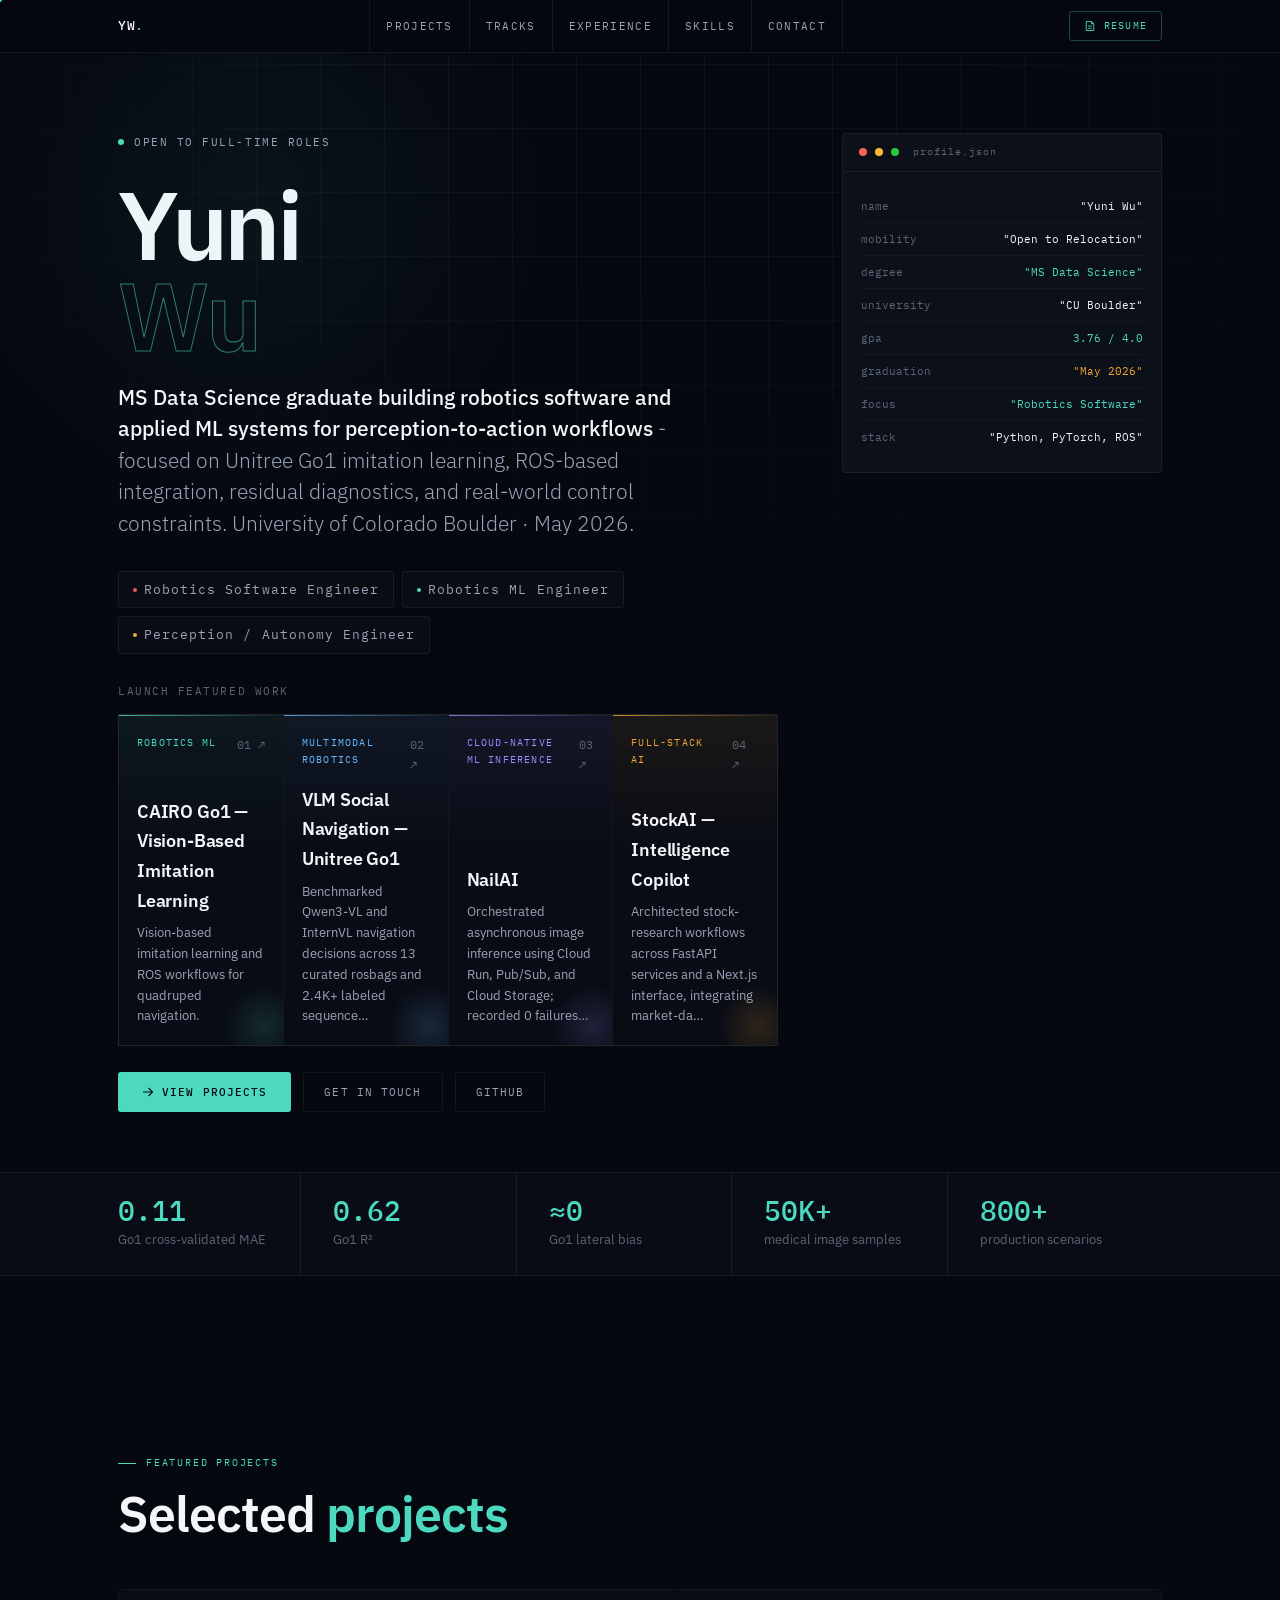
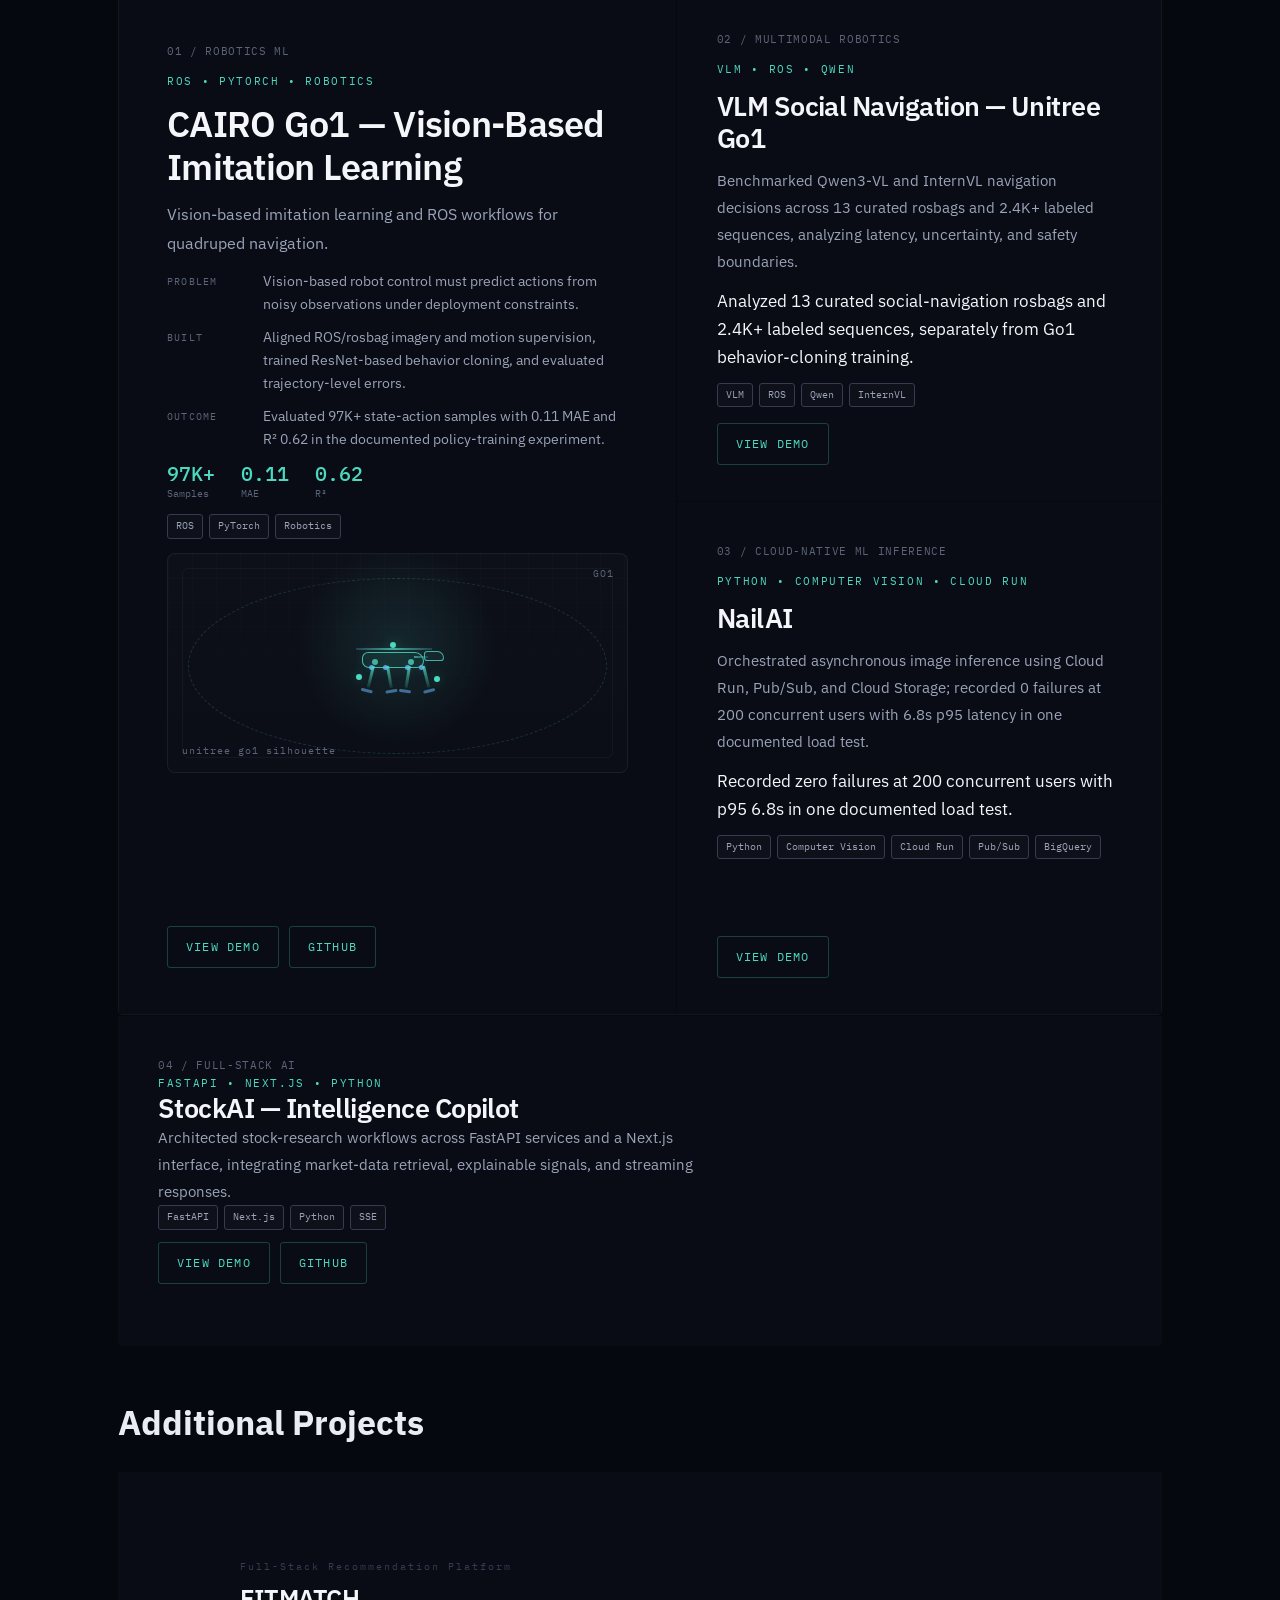
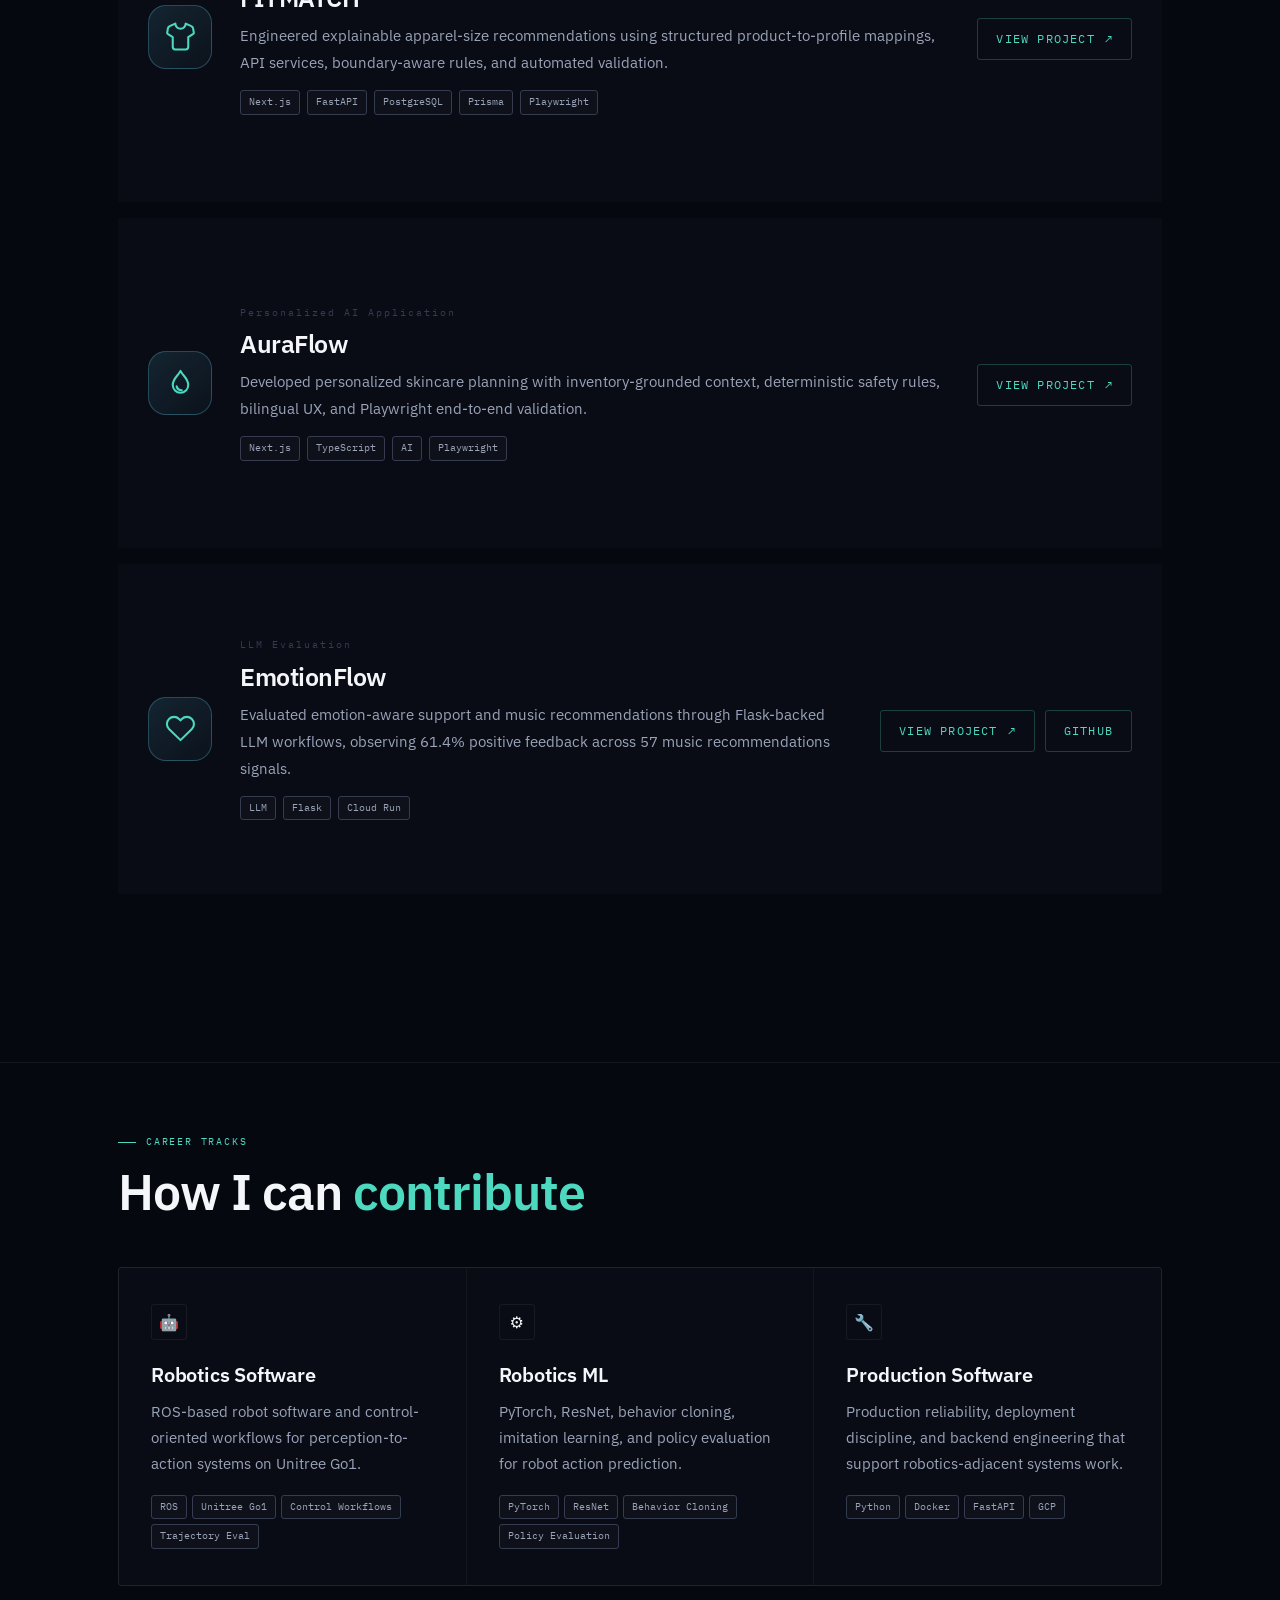
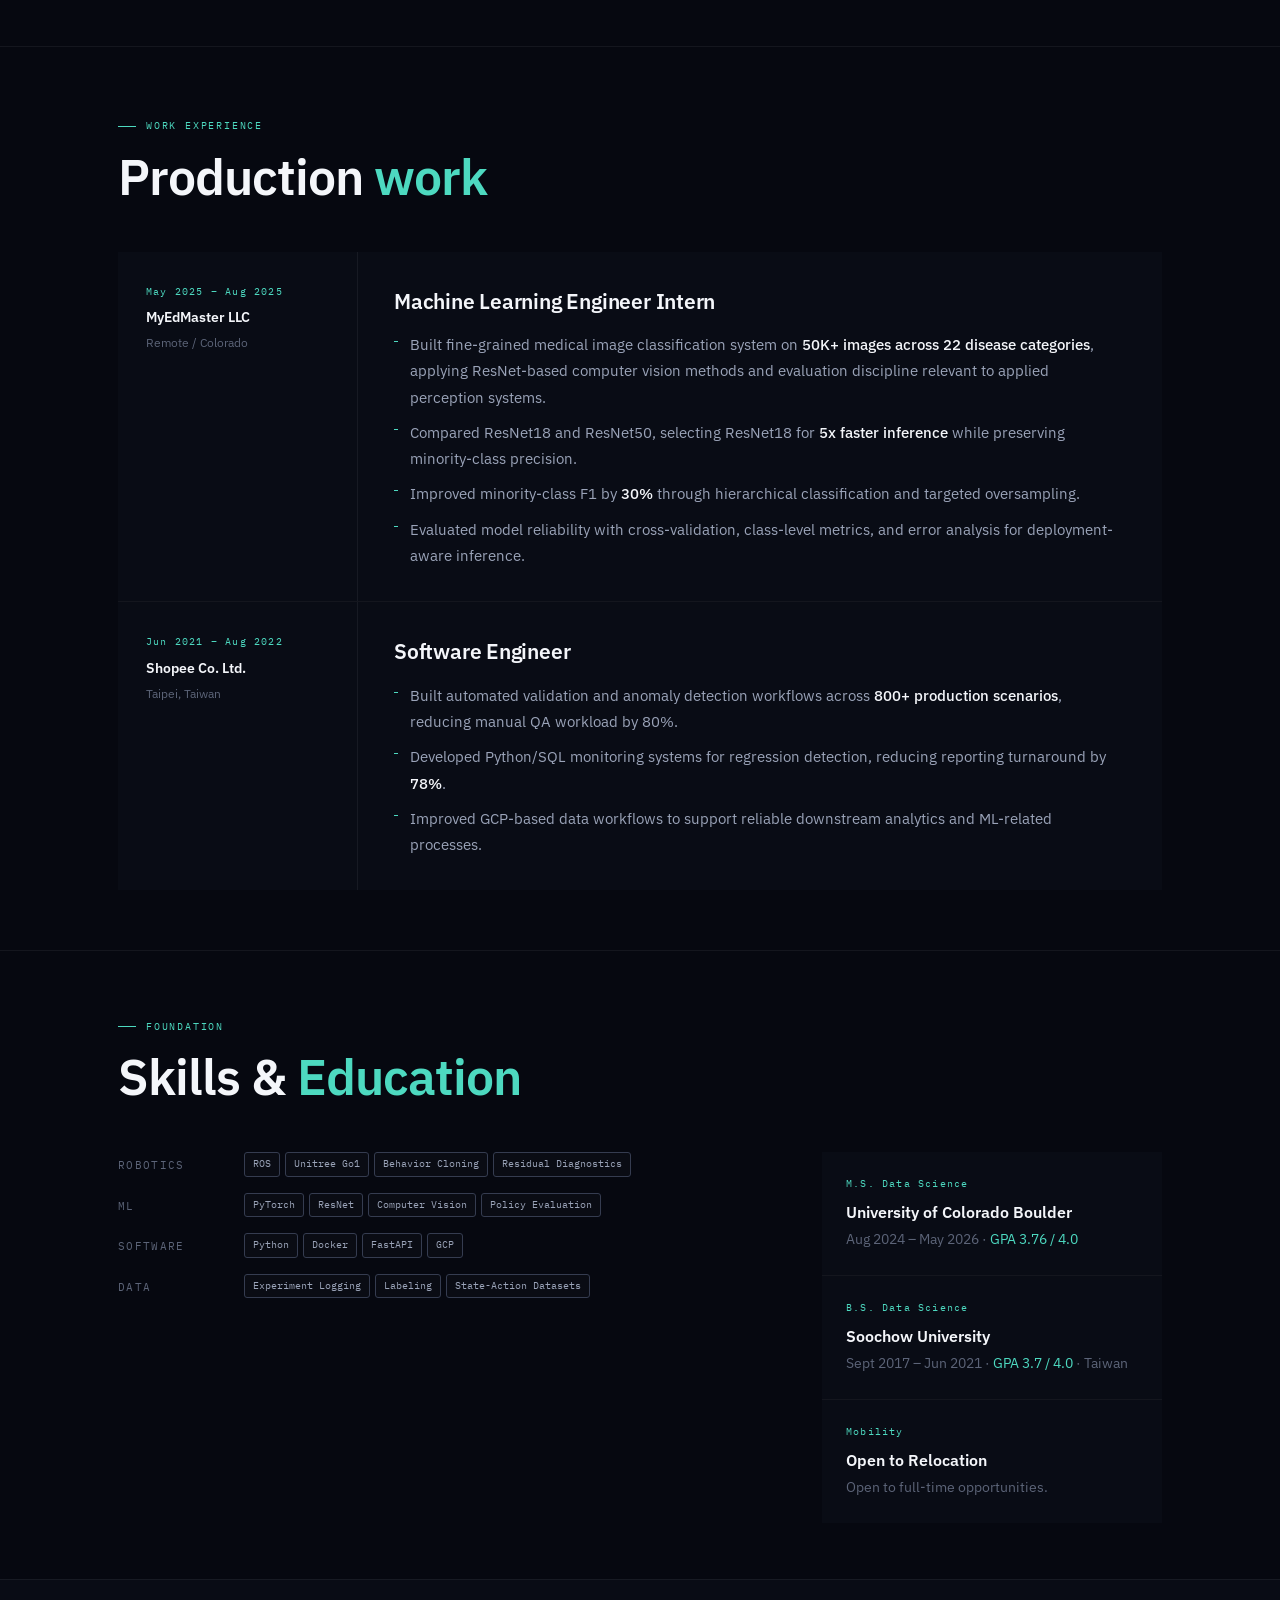
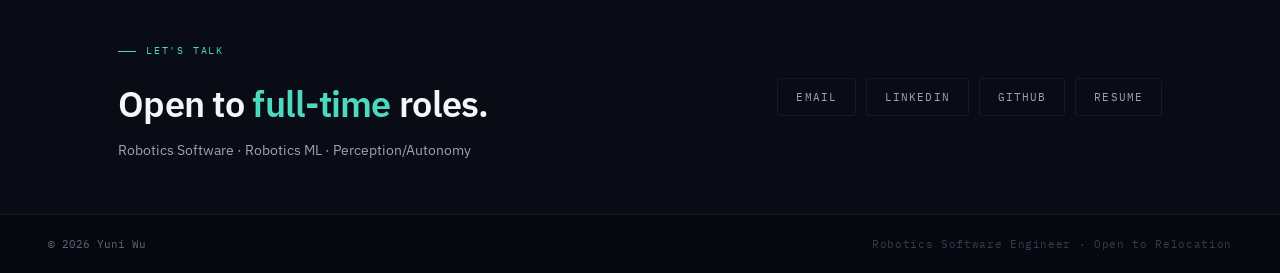
<file: robotics.html>
<!DOCTYPE html>
<html lang="en">
<head>
<meta charset="UTF-8">
<meta name="viewport" content="width=device-width, initial-scale=1.0">
<title>Yuni Wu Portfolio</title>
<meta
  name="description"
  content="Yuni Wu is a robotics software engineer candidate building vision-based robot navigation, imitation learning pipelines, ROS workflows, and evaluation systems for real robot constraints."
>
<meta name="robots" content="noindex, nofollow">
<link rel="preconnect" href="https://fonts.googleapis.com">
<link rel="preconnect" href="https://fonts.gstatic.com" crossorigin>
<link href="https://fonts.googleapis.com/css2?family=IBM+Plex+Sans:ital,wght@0,300;0,400;0,500;0,600;1,300;1,400&family=IBM+Plex+Mono:wght@300;400;500&display=swap" rel="stylesheet">
<link rel="icon" type="image/png" sizes="32x32" href="./img/icon.png">
<link rel="icon" type="image/png" sizes="16x16" href="./img/icon.png">
<link rel="apple-touch-icon" sizes="180x180" href="./img/icon.png">
<link rel="manifest" href="/site.webmanifest">
<meta property="og:title" content="Yuni Wu Portfolio">
<meta property="og:description" content="Yuni Wu is a robotics software engineer candidate building vision-based robot navigation, imitation learning pipelines, ROS workflows, and evaluation systems for real robot constraints.">
<meta property="og:type" content="website">
<meta name="theme-color" content="#060810">
<style>
/* ═══════════════════════════════════════════
   TOKENS
═══════════════════════════════════════════ */
:root {
  --bg0:      #060810;
  --bg1:      #090c15;
  --bg2:      #0c1018;
  --bg3:      #10141f;
  --bg4:      #141926;
  --line:     rgba(255,255,255,0.06);
  --line2:    rgba(255,255,255,0.04);
  --cyan:     #4dd9c0;
  --cyan-dim: rgba(77,217,192,0.15);
  --cyan-glow:rgba(77,217,192,0.08);
  --teal:     #4dd9c0;
  --blue:     #68b8ff;
  --violet:   #9c8cff;
  --amber:    #f0a832;
  --rose:     #ff8a7a;
  --white:    #f4f6fa;
  --gray1:    #9aa3b8;
  --gray2:    #5c6478;
  --gray3:    #353c50;
  --ff:       'IBM Plex Sans', system-ui, sans-serif;
  --ffm:      'IBM Plex Mono', 'Courier New', monospace;
  --r:        3px;
}

/* ═══════════════════════════════════════════
   RESET + BASE
═══════════════════════════════════════════ */
*,*::before,*::after{box-sizing:border-box;margin:0;padding:0;}
html{scroll-behavior:smooth;font-size:17px;}
body{
  background:var(--bg0);
  color:var(--white);
  font-family:var(--ff);
  line-height:1.65;
  overflow-x:hidden;
}
a{color:inherit;text-decoration:none;}
img{display:block;max-width:100%;}

/* ═══════════════════════════════════════════
   CURSOR
═══════════════════════════════════════════ */
#cur-dot,#cur-ring{
  position:fixed;top:0;left:0;
  pointer-events:none;z-index:9000;
  border-radius:50%;
  transform:translate(-50%,-50%);
}
#cur-dot{
  width:4px;height:4px;
  background:var(--cyan);
}
#cur-ring{
  width:26px;height:26px;
  border:1px solid rgba(77,217,192,.35);
  transition:width .2s,height .2s,border-color .2s,opacity .2s;
}
body:not(:hover) #cur-ring{opacity:0;}
body.cursor-off #cur-dot,
body.cursor-off #cur-ring{display:none;}
#cur-ring.over{
  width:40px;height:40px;
  border-color:rgba(77,217,192,.65);
}

/* ═══════════════════════════════════════════
   GRID OVERLAY
═══════════════════════════════════════════ */
#grid-bg{
  position:fixed;inset:0;z-index:0;pointer-events:none;
  background-image:
    linear-gradient(var(--line2) 1px,transparent 1px),
    linear-gradient(90deg,var(--line2) 1px,transparent 1px);
  background-size:64px 64px;
  mask-image:radial-gradient(ellipse 80% 80% at 50% 10%,black 20%,transparent 80%);
}

/* ═══════════════════════════════════════════
   COMMON LAYOUT
═══════════════════════════════════════════ */
.z{position:relative;z-index:10;}
.wrap{max-width:1140px;margin:0 auto;padding:0 48px;}

/* LABEL */
.lbl{
  display:inline-flex;align-items:center;gap:10px;
  font-family:var(--ffm);font-size:10px;font-weight:400;
  letter-spacing:.18em;text-transform:uppercase;
  color:var(--cyan);margin-bottom:14px;
}
.lbl::before{content:'';width:18px;height:1px;background:var(--cyan);}

/* SECTION TITLE */
.sec-title{
  font-size:clamp(34px,4vw,50px);
  font-weight:600;
  letter-spacing:-.02em;
  line-height:1.1;
  color:var(--white);
  margin-bottom:48px;
}
.sec-title span{color:var(--cyan);}

/* DIVIDER */
.hdiv{height:1px;background:var(--line);width:100%;}

/* MONO SMALL */
.mono{font-family:var(--ffm);}
.mono-xs{font-family:var(--ffm);font-size:11px;color:var(--gray2);letter-spacing:.06em;}

/* TAG CHIP */
.chip{
  display:inline-block;
  font-family:var(--ffm);font-size:10px;
  padding:3px 8px;
  border:1px solid var(--gray3);
  color:var(--gray1);
  border-radius:var(--r);
  background:rgba(255,255,255,.02);
  transition:border-color .2s,color .2s;
  white-space:nowrap;
}

/* REVEAL */
.rv{opacity:0;transform:translateY(20px);transition:opacity .65s ease,transform .65s ease;}
.rv.on{opacity:1;transform:none;}

/* ═══════════════════════════════════════════
   NAV
═══════════════════════════════════════════ */
nav{
  position:fixed;top:0;left:0;right:0;z-index:500;
  border-bottom:1px solid var(--line);
  background:rgba(6,8,16,.85);
  backdrop-filter:blur(14px);
}
.nav-inner{
  display:flex;align-items:center;justify-content:space-between;
  height:52px;
  max-width:1140px;margin:0 auto;padding:0 48px;
}
.nav-logo{
  font-family:var(--ffm);font-size:13px;font-weight:500;
  color:var(--white);letter-spacing:.04em;
}
.nav-logo span{color:var(--cyan);}
.nav-links{display:flex;gap:0;list-style:none;}
.nav-links a{
  display:block;padding:0 16px;height:52px;line-height:52px;
  font-family:var(--ffm);font-size:11px;letter-spacing:.12em;text-transform:uppercase;
  color:var(--gray1);
  border-left:1px solid var(--line);
  transition:color .2s,background .2s;
}
.nav-links a:hover{color:var(--cyan);background:var(--cyan-glow);}
.nav-links li:last-child a{border-right:1px solid var(--line);}
.nav-toggle{
  display:none;
  width:40px;
  height:40px;
  align-items:center;
  justify-content:center;
  border:1px solid var(--line);
  border-radius:var(--r);
  color:var(--cyan);
  background:rgba(255,255,255,.02);
}
.nav-toggle span,
.nav-toggle span::before,
.nav-toggle span::after{
  display:block;
  width:16px;
  height:1.5px;
  background:currentColor;
  position:relative;
  transition:.2s ease;
}
.nav-toggle span::before,
.nav-toggle span::after{
  content:'';
  position:absolute;
  left:0;
}
.nav-toggle span::before{top:-5px;}
.nav-toggle span::after{top:5px;}
.nav-toggle.open span{background:transparent;}
.nav-toggle.open span::before{top:0;transform:rotate(45deg);}
.nav-toggle.open span::after{top:0;transform:rotate(-45deg);}
.nav-resume{
  display:flex;align-items:center;gap:8px;
  font-family:var(--ffm);font-size:10px;letter-spacing:.12em;text-transform:uppercase;
  color:var(--cyan);padding:6px 14px;
  border:1px solid rgba(77,217,192,.3);
  border-radius:var(--r);
  transition:background .2s;
}
.nav-resume:hover{background:var(--cyan-dim);}
.mobile-menu{
  display:none;
  position:fixed;
  top:52px;
  left:0;
  right:0;
  z-index:490;
  background:rgba(9,12,21,.98);
  border-bottom:1px solid var(--line);
}
.mobile-menu.open{display:block;}
.mobile-menu a{
  display:block;
  padding:14px 24px;
  font-family:var(--ffm);
  font-size:11px;
  letter-spacing:.12em;
  text-transform:uppercase;
  color:var(--gray1);
  border-top:1px solid var(--line2);
}
.mobile-menu a:hover{
  color:var(--cyan);
  background:var(--cyan-glow);
}

/* ═══════════════════════════════════════════
   HERO
═══════════════════════════════════════════ */
#hero{
  min-height:100vh;
  display:flex;align-items:center;
  padding:80px 0 60px;
  position:relative;overflow:hidden;
}

/* ambient glow */
#hero::before{
  content:'';
  position:absolute;top:-200px;left:-100px;
  width:700px;height:700px;
  background:radial-gradient(circle,rgba(77,217,192,.06) 0%,transparent 65%);
  pointer-events:none;
}

.hero-grid{
  display:grid;
  grid-template-columns:1fr 320px;
  gap:64px;
  align-items:start;
}

/* STATUS BAR */
.hero-status{
  display:flex;align-items:center;gap:10px;
  font-family:var(--ffm);font-size:10px;letter-spacing:.15em;text-transform:uppercase;
  color:var(--gray1);margin-bottom:28px;
}
.status-dot{
  width:6px;height:6px;border-radius:50%;
  background:var(--cyan);
  box-shadow:0 0 0 0 rgba(77,217,192,.6);
  animation:ping 2.4s infinite;
}
@keyframes ping{
  0%,100%{box-shadow:0 0 0 0 rgba(77,217,192,.6);}
  50%{box-shadow:0 0 0 8px rgba(77,217,192,0);}
}

/* HERO HEADLINE */
.hero-name{
  font-size:clamp(58px,7.6vw,96px);
  font-weight:600;
  letter-spacing:-.035em;
  line-height:.95;
  color:var(--white);
  margin-bottom:20px;
}
.hero-name em{
  font-style:normal;
  color:transparent;
  -webkit-text-stroke:1px var(--cyan);
  opacity:.55;
}

.hero-role{
  font-size:clamp(17px,2.2vw,21px);
  font-weight:300;
  color:var(--gray1);
  line-height:1.5;
  margin-bottom:32px;
  max-width:560px;
}
.hero-role strong{color:var(--white);font-weight:500;}

/* TARGET ROLES */
.target-roles{
  display:flex;flex-wrap:wrap;gap:8px;
  margin-bottom:28px;
}
.target-role{
  display:flex;align-items:center;gap:7px;
  font-family:var(--ffm);font-size:13px;letter-spacing:.08em;
  padding:7px 14px;
  border:1px solid var(--line);
  border-radius:var(--r);
  color:var(--gray1);
  background:rgba(255,255,255,.02);
  transition:border-color .25s,color .25s,background .25s;
}
.target-role:hover{border-color:rgba(77,217,192,.4);color:var(--cyan);background:var(--cyan-glow);}
.target-role .tr-dot{
  width:4px;height:4px;border-radius:50%;
  flex-shrink:0;
}
.tr-r{background:#ef5b5b;}
.tr-m{background:var(--cyan);}
.tr-s{background:var(--amber);}

/* HERO ENTRIES */
.hero-entry-label{
  font-family:var(--ffm);
  font-size:11px;
  letter-spacing:.14em;
  text-transform:uppercase;
  color:var(--gray2);
  margin-bottom:14px;
}
.hero-entry-grid{
  display:grid;
  grid-template-columns:repeat(4,minmax(0,1fr));
  gap:1px;
  background:var(--line);
  border:1px solid var(--line);
  margin-bottom:26px;
}
.hero-entry{
  background:var(--bg1);
  padding:20px 18px 18px;
  min-height:132px;
  display:flex;
  flex-direction:column;
  justify-content:space-between;
  position:relative;
  overflow:hidden;
  transition:background .2s,border-color .2s,transform .2s;
}
.hero-entry-body{
  display:grid;
  grid-template-rows:auto 1fr;
  align-content:start;
  gap:8px;
  min-height:68px;
}
.hero-entry.e-robotics{
  background:
    linear-gradient(180deg, rgba(77,217,192,.06), rgba(9,12,21,1) 42%),
    var(--bg1);
}
.hero-entry.e-ml{
  background:
    linear-gradient(180deg, rgba(104,184,255,.07), rgba(9,12,21,1) 42%),
    var(--bg1);
}
.hero-entry.e-llm{
  background:
    linear-gradient(180deg, rgba(156,140,255,.08), rgba(9,12,21,1) 42%),
    var(--bg1);
}
.hero-entry.e-product{
  background:
    linear-gradient(180deg, rgba(240,168,50,.08), rgba(9,12,21,1) 42%),
    var(--bg1);
}
.hero-entry::before{
  content:'';
  position:absolute;
  inset:0 0 auto 0;
  height:1px;
  background:linear-gradient(to right,var(--cyan),transparent);
  opacity:.8;
}
.hero-entry.e-robotics::before{background:linear-gradient(to right,var(--teal),transparent);}
.hero-entry.e-ml::before{background:linear-gradient(to right,var(--blue),transparent);}
.hero-entry.e-llm::before{background:linear-gradient(to right,var(--violet),transparent);}
.hero-entry.e-product::before{background:linear-gradient(to right,var(--amber),transparent);}
.hero-entry::after{
  content:'';
  position:absolute;
  right:-22px;
  bottom:-22px;
  width:82px;
  height:82px;
  background:radial-gradient(circle,rgba(77,217,192,.12) 0%,transparent 70%);
  pointer-events:none;
}
.hero-entry.e-robotics::after{background:radial-gradient(circle,rgba(77,217,192,.15) 0%,transparent 70%);}
.hero-entry.e-ml::after{background:radial-gradient(circle,rgba(104,184,255,.16) 0%,transparent 70%);}
.hero-entry.e-llm::after{background:radial-gradient(circle,rgba(156,140,255,.16) 0%,transparent 70%);}
.hero-entry.e-product::after{background:radial-gradient(circle,rgba(240,168,50,.16) 0%,transparent 70%);}
.hero-entry:hover{background:var(--bg2);transform:translateY(-2px);}
.hero-entry-top{
  display:flex;
  align-items:flex-start;
  justify-content:space-between;
  gap:12px;
  margin-bottom:10px;
}
.hero-entry-kicker{
  font-family:var(--ffm);
  font-size:10px;
  letter-spacing:.12em;
  text-transform:uppercase;
  color:var(--cyan);
}
.hero-entry.e-robotics .hero-entry-kicker{color:var(--teal);}
.hero-entry.e-ml .hero-entry-kicker{color:var(--blue);}
.hero-entry.e-llm .hero-entry-kicker{color:var(--violet);}
.hero-entry.e-product .hero-entry-kicker{color:var(--amber);}
.hero-entry-arrow{
  font-family:var(--ffm);
  font-size:12px;
  color:var(--gray2);
}
.hero-entry-name{
  font-size:18px;
  font-weight:600;
  color:var(--white);
  margin-bottom:0;
  letter-spacing:-.01em;
  min-height:1.35em;
}
.hero-entry-copy{
  font-size:13px;
  line-height:1.6;
  color:var(--gray1);
  max-width:22ch;
  min-height:3.2em;
}

/* HERO ACTIONS */
.hero-actions{display:flex;gap:12px;align-items:center;}
.btn-primary{
  display:inline-flex;align-items:center;gap:8px;
  padding:11px 24px;
  background:var(--cyan);
  color:#060810;
  font-family:var(--ffm);font-size:11px;font-weight:500;letter-spacing:.1em;text-transform:uppercase;
  border:none;border-radius:var(--r);
  transition:opacity .2s,transform .2s;
}
.btn-primary:hover{opacity:.88;transform:translateY(-1px);}
.btn-outline{
  display:inline-flex;align-items:center;gap:8px;
  padding:10px 20px;
  border:1px solid var(--line);
  color:var(--gray1);
  font-family:var(--ffm);font-size:11px;letter-spacing:.1em;text-transform:uppercase;
  border-radius:var(--r);
  transition:border-color .25s,color .25s;
}
.btn-outline:hover{border-color:rgba(77,217,192,.4);color:var(--cyan);}

/* HERO PANEL — right col */
.hero-panel{
  background:var(--bg2);
  border:1px solid var(--line);
  border-radius:4px;
  overflow:hidden;
}
.hp-header{
  padding:10px 16px;
  border-bottom:1px solid var(--line);
  display:flex;align-items:center;gap:8px;
  font-family:var(--ffm);font-size:10px;color:var(--gray2);
  letter-spacing:.1em;
}
.hp-dot{width:8px;height:8px;border-radius:50%;}
.hp-dot.r{background:#ff5f57;}
.hp-dot.y{background:#febc2e;}
.hp-dot.g{background:#28c840;}
.hp-body{padding:18px;}
.hp-row{
  display:flex;justify-content:space-between;align-items:baseline;
  padding:7px 0;
  border-bottom:1px solid var(--line2);
  font-size:12px;
}
.hp-row:last-child{border-bottom:none;}
.hp-key{color:var(--gray2);font-family:var(--ffm);font-size:11px;}
.hp-val{color:var(--white);font-family:var(--ffm);font-size:11px;text-align:right;max-width:170px;}
.hp-val.cyan{color:var(--cyan);}
.hp-val.amber{color:var(--amber);}

/* ═══════════════════════════════════════════
   METRICS STRIP
═══════════════════════════════════════════ */
.metrics-strip{
  border-top:1px solid var(--line);
  border-bottom:1px solid var(--line);
  background:var(--bg1);
}
.metrics-inner{
  display:flex;
  max-width:1140px;margin:0 auto;padding:0 48px;
}
.metric{
  flex:1;
  display:flex;flex-direction:column;gap:4px;
  padding:24px 0;
  border-right:1px solid var(--line);
}
.metric:last-child{border-right:none;}
.metric-n{
  font-family:var(--ffm);font-size:28px;font-weight:500;
  color:var(--cyan);line-height:1;
}
.metric-l{font-size:13px;color:var(--gray2);}

/* ═══════════════════════════════════════════
   FEATURED PROJECTS
═══════════════════════════════════════════ */
#projects{padding:72px 0;}

.proj-layout{
  display:grid;
  grid-template-columns:minmax(0,1.15fr) minmax(0,1fr);
  align-items:stretch;
  gap:1px;
  background:transparent;
  border:1px solid var(--line);
  border-radius:4px;
  overflow:hidden;
}
.proj-layout > .proj-card.featured,
.proj-layout > .proj-stack{
  min-width:0;
  align-self:stretch;
}
.proj-stack{
  display:grid;
  grid-template-rows:repeat(2,minmax(0,1fr));
  gap:1px;
  background:transparent;
  align-self:stretch;
  height:100%;
}
.proj-stack > .proj-card{
  height:100%;
  min-height:0;
}
.proj-card{
  background:var(--bg1);
  padding:40px 40px 36px;
  display:flex;
  flex-direction:column;
  gap:12px;
  position:relative;
  overflow:hidden;
  transition:background .25s;
  min-height:330px;
  isolation:isolate;
}
.proj-card::after{
  content:"";
  position:absolute;
  inset:0;
  background:var(--bg1);
  z-index:-1;
}
.proj-card:hover{background:var(--bg2);}
.proj-card:hover::after{background:var(--bg2);}
.proj-card::before{
  content:'';
  position:absolute;top:0;left:0;right:0;height:1px;
  background:linear-gradient(to right,var(--cyan),transparent);
  transform:scaleX(0);transform-origin:left;
  transition:transform .4s;
  z-index:1;
}
.proj-card:hover::before{transform:scaleX(1);}
.proj-card.featured{
  padding:52px 48px 46px;
  height:auto;
  min-height:100%;
  align-self:stretch;
}
.proj-feature-grid{
  display:flex;
  flex-direction:column;
}
.proj-feature-copy{
  display:flex;
  flex-direction:column;
  gap:12px;
  flex:1;
}
.proj-card.featured .proj-feature-grid{
  display:flex;
  flex-direction:column;
  flex:1;
  min-height:100%;
}
.project-primary{
  display:flex;
  flex-direction:column;
}
.project-primary > .proj-feature-grid{
  flex:1;
}
.project-primary .proj-feature-copy{
  flex:1;
}
.project-primary .proj-actions{
  margin-top:auto;
}
.go1-visual{
  position:relative;
  min-height:220px;
  margin:2px 0 8px;
  border:1px solid var(--line);
  border-radius:8px;
  background:
    radial-gradient(circle at 50% 42%, rgba(77,217,192,.12), transparent 38%),
    linear-gradient(180deg, rgba(255,255,255,.02), rgba(255,255,255,.01));
  overflow:hidden;
}
.go1-visual::before{
  content:'';
  position:absolute;
  inset:14px;
  border:1px solid rgba(255,255,255,.04);
  border-radius:6px;
}
.go1-visual::after{
  content:'GO1';
  position:absolute;
  top:12px;
  right:12px;
  font-family:var(--ffm);
  font-size:10px;
  letter-spacing:.14em;
  color:var(--gray2);
}
.go1-grid{
  position:absolute;
  inset:0;
  background-image:
    linear-gradient(rgba(255,255,255,.03) 1px, transparent 1px),
    linear-gradient(90deg, rgba(255,255,255,.03) 1px, transparent 1px);
  background-size:24px 24px;
  mask-image:linear-gradient(180deg, rgba(0,0,0,.55), transparent 85%);
}
.go1-orbit{
  position:absolute;
  inset:24px 20px 18px;
  border:1px dashed rgba(77,217,192,.18);
  border-radius:50%;
  animation:go1-spin 16s linear infinite;
}
.go1-bot{
  position:absolute;
  left:50%;
  top:50%;
  width:106px;
  height:58px;
  transform:translate(-50%,-50%);
}
.go1-body{
  position:absolute;
  left:18px;
  top:18px;
  width:62px;
  height:16px;
  border:1.5px solid rgba(77,217,192,.82);
  border-radius:8px 12px 9px 9px;
  background:rgba(77,217,192,.08);
  box-shadow:0 0 14px rgba(77,217,192,.10);
}
.go1-body::before,
.go1-body::after{
  content:'';
  position:absolute;
  top:6px;
  width:6px;
  height:6px;
  border-radius:50%;
  background:rgba(77,217,192,.78);
}
.go1-body::before{left:9px;}
.go1-body::after{right:9px;}
.go1-head{
  position:absolute;
  right:6px;
  top:17px;
  width:20px;
  height:10px;
  border:1.5px solid rgba(77,217,192,.78);
  border-radius:4px 8px 4px 4px;
  background:rgba(77,217,192,.05);
}
.go1-neck{
  position:absolute;
  right:22px;
  top:22px;
  width:14px;
  height:2px;
  background:linear-gradient(90deg, rgba(77,217,192,.62), rgba(77,217,192,.16));
}
.go1-back{
  position:absolute;
  left:12px;
  top:14px;
  width:76px;
  height:2px;
  background:linear-gradient(90deg, rgba(104,184,255,.22), rgba(77,217,192,.72), rgba(104,184,255,.22));
}
.go1-joint{
  position:absolute;
  width:5px;
  height:5px;
  border-radius:50%;
  background:rgba(104,184,255,.82);
  box-shadow:0 0 8px rgba(104,184,255,.18);
}
.go1-joint.j1{left:25px;top:31px;}
.go1-joint.j2{left:39px;top:31px;}
.go1-joint.j3{left:61px;top:31px;}
.go1-joint.j4{left:75px;top:31px;}
.go1-leg{
  position:absolute;
  width:3px;
  height:22px;
  background:linear-gradient(180deg, rgba(77,217,192,.82), rgba(77,217,192,.12));
  transform-origin:top center;
}
.go1-leg::after{
  content:'';
  position:absolute;
  left:-5px;
  bottom:-5px;
  width:12px;
  height:3px;
  border-radius:999px;
  background:rgba(104,184,255,.52);
}
.go1-leg.l1{left:28px;top:32px;transform:rotate(14deg);}
.go1-leg.l2{left:42px;top:32px;transform:rotate(-10deg);}
.go1-leg.l3{left:64px;top:32px;transform:rotate(9deg);}
.go1-leg.l4{left:78px;top:32px;transform:rotate(-14deg);}
.go1-node{
  position:absolute;
  width:6px;
  height:6px;
  border-radius:50%;
  background:var(--cyan);
  box-shadow:0 0 12px rgba(77,217,192,.32);
}
.go1-node.n1{top:8px;left:46px;}
.go1-node.n2{bottom:12px;left:12px;}
.go1-node.n3{bottom:10px;right:10px;}
.go1-caption{
  position:absolute;
  left:14px;
  bottom:12px;
  font-family:var(--ffm);
  font-size:10px;
  letter-spacing:.1em;
  color:var(--gray2);
}
@keyframes go1-spin{
  from{transform:rotate(0deg);}
  to{transform:rotate(360deg);}
}

.proj-index{
  font-family:var(--ffm);font-size:10px;letter-spacing:.2em;
  color:var(--gray3);margin-bottom:0;
  display:flex;align-items:center;justify-content:space-between;
}
.proj-domain{
  font-family:var(--ffm);font-size:11px;letter-spacing:.15em;text-transform:uppercase;
  color:var(--cyan);margin-bottom:0;
}
.proj-title{
  font-size:27px;font-weight:600;letter-spacing:-.02em;
  color:var(--white);margin-bottom:0;line-height:1.2;
}
.proj-card.featured .proj-title{font-size:36px;margin-bottom:0;}
.proj-desc{
  font-size:15px;color:var(--gray1);line-height:1.8;
  margin-bottom:0;padding-bottom:0;
  max-width:60ch;
}
.proj-card.featured .proj-desc{font-size:16px;}
.proj-brief{
  display:flex;
  flex-direction:column;
  gap:10px;
  margin:0;
}
.proj-brief-row{
  display:grid;
  grid-template-columns:84px 1fr;
  gap:12px;
  align-items:start;
  font-size:14px;
  line-height:1.65;
  color:var(--gray1);
}
.proj-brief-label{
  font-family:var(--ffm);
  font-size:10px;
  letter-spacing:.12em;
  text-transform:uppercase;
  color:var(--gray2);
  padding-top:4px;
}
.proj-brief-text strong{
  color:var(--white);
  font-weight:500;
}
.proj-note{
  display:grid;
  grid-template-columns:84px 1fr;
  gap:12px;
  align-items:start;
  margin:0 0 20px;
  font-size:14px;
  line-height:1.65;
  color:var(--gray1);
}
.proj-note-label{
  font-family:var(--ffm);
  font-size:10px;
  letter-spacing:.12em;
  text-transform:uppercase;
  color:var(--gray2);
  padding-top:4px;
}
.proj-note-text strong{
  color:var(--white);
  font-weight:500;
}
.proj-stats{
  display:flex;flex-wrap:wrap;gap:10px;
  margin-bottom:0;
}
.pstat{
  display:flex;flex-direction:column;gap:2px;
  min-width:64px;
}
.pstat-n{
  font-family:var(--ffm);font-size:20px;font-weight:500;
  color:var(--cyan);line-height:1;
}
.pstat-l{font-family:var(--ffm);font-size:10px;color:var(--gray2);}
.proj-chips{display:flex;flex-wrap:wrap;gap:6px;margin-bottom:0;}
.proj-actions{
  display:flex;
  flex-wrap:wrap;
  gap:10px;
  align-items:center;
  margin-top:auto;
  padding-top:4px;
}
.proj-card > .proj-actions{margin-top:auto;padding-top:4px;}
.proj-feature-copy > .proj-actions{margin-top:auto;padding-top:4px;}
.proj-wide-grid .proj-actions{margin-top:12px !important;padding-top:0;}
.proj-wide{
  background:var(--bg1);
}
.proj-wide-grid{
  display:grid;
  grid-template-columns:1fr;
  gap:0;
  align-items:start;
}
.proj-cta{
  display:inline-flex;align-items:center;gap:7px;
  font-family:var(--ffm);font-size:12px;letter-spacing:.1em;text-transform:uppercase;
  color:var(--cyan);
  padding:10px 18px;
  border:1px solid rgba(77,217,192,.25);
  border-radius:var(--r);
  align-self:flex-start;
  transition:background .2s,border-color .2s;
}
.proj-cta:hover{background:var(--cyan-dim);border-color:rgba(77,217,192,.5);}
.proj-cta svg{width:12px;height:12px;flex-shrink:0;}

/* ═══════════════════════════════════════════
   CAREER TRACKS
═══════════════════════════════════════════ */
#tracks{
  padding:60px 0;
  border-top:1px solid var(--line);
}
.tracks-grid{
  display:grid;grid-template-columns:repeat(3,1fr);gap:1px;
  background:var(--line);border:1px solid var(--line);
  border-radius:4px;overflow:hidden;
}
.track{
  background:var(--bg1);
  padding:36px 32px;
  transition:background .25s;
}
.track:hover{background:var(--bg2);}
.track-icon{
  width:36px;height:36px;
  border:1px solid var(--line);
  border-radius:var(--r);
  display:flex;align-items:center;justify-content:center;
  margin-bottom:18px;
  font-size:16px;
}
.track-name{
  font-size:20px;font-weight:600;letter-spacing:-.01em;
  color:var(--white);margin-bottom:8px;
}
.track-line{
  font-size:15px;color:var(--gray1);
  line-height:1.72;margin-bottom:18px;
}
.track-stack{display:flex;flex-wrap:wrap;gap:5px;}

/* ═══════════════════════════════════════════
   EXPERIENCE
═══════════════════════════════════════════ */
#experience{
  padding:60px 0;
  border-top:1px solid var(--line);
}
.exp-list{display:flex;flex-direction:column;gap:1px;background:var(--line);}
.exp-item{
  background:var(--bg1);
  display:grid;grid-template-columns:240px 1fr;
  transition:background .25s;
}
.exp-item:hover{background:var(--bg2);}
.exp-left{
  padding:32px 28px;
  border-right:1px solid var(--line);
}
.exp-period{
  font-family:var(--ffm);font-size:10px;letter-spacing:.12em;
  color:var(--cyan);margin-bottom:6px;
}
.exp-co{font-size:14px;font-weight:600;color:var(--white);margin-bottom:4px;}
.exp-loc{font-size:12px;color:var(--gray2);}
.exp-right{padding:32px 36px;}
.exp-role{
  font-size:21px;font-weight:600;letter-spacing:-.01em;
  color:var(--white);margin-bottom:14px;
}
.exp-bullets{list-style:none;display:flex;flex-direction:column;gap:9px;}
.exp-bullets li{
  font-size:15px;color:var(--gray1);line-height:1.75;
  padding-left:16px;position:relative;
}
.exp-bullets li::before{
  content:'';
  position:absolute;left:0;top:9px;
  width:4px;height:1px;background:var(--cyan);
}
.exp-bullets li strong{color:var(--white);font-weight:500;}

/* ═══════════════════════════════════════════
   SKILLS + EDU  (compact horizontal)
═══════════════════════════════════════════ */
#foundation{
  padding:56px 0;
  border-top:1px solid var(--line);
}
.foundation-grid{
  display:grid;grid-template-columns:1fr 340px;gap:48px;
}
.skill-clusters{display:flex;flex-direction:column;gap:16px;}
.cluster{display:flex;align-items:flex-start;gap:16px;}
.cluster-label{
  font-family:var(--ffm);font-size:11px;letter-spacing:.12em;
  text-transform:uppercase;color:var(--gray2);
  min-width:110px;padding-top:4px;
}
.cluster-chips{display:flex;flex-wrap:wrap;gap:5px;}
.side-stack{display:flex;flex-direction:column;gap:1px;background:var(--line);}
.edu-card,.contact-card{
  background:var(--bg1);padding:24px 24px;
}
.edu-card:hover,.contact-card:hover{background:var(--bg2);}
.edu-deg{font-family:var(--ffm);font-size:10px;color:var(--cyan);letter-spacing:.12em;margin-bottom:6px;}
.edu-school{font-size:14px;font-weight:600;color:var(--white);margin-bottom:3px;}
.edu-school{font-size:16px;font-weight:600;color:var(--white);margin-bottom:3px;}
.edu-meta{font-size:14px;color:var(--gray2);}
.edu-meta span{color:var(--cyan);}

/* ═══════════════════════════════════════════
   CONTACT  (footer-style band)
═══════════════════════════════════════════ */
#contact{
  padding:52px 0;
  border-top:1px solid var(--line);
  background:var(--bg1);
}
.contact-inner{
  display:flex;justify-content:space-between;align-items:center;gap:40px;
  flex-wrap:wrap;
}
.contact-headline{
  font-size:clamp(24px,3vw,36px);
  font-weight:600;letter-spacing:-.02em;
  color:var(--white);
}
.contact-headline span{color:var(--cyan);}
.contact-sub{font-size:13px;color:var(--gray1);margin-top:6px;}
.contact-sub{font-size:14px;color:var(--gray1);margin-top:6px;}
.contact-links{display:flex;gap:10px;flex-wrap:wrap;}
.contact-link{
  display:flex;align-items:center;gap:8px;
  font-family:var(--ffm);font-size:11px;letter-spacing:.1em;text-transform:uppercase;
  color:var(--gray1);
  padding:9px 18px;
  border:1px solid var(--line);
  border-radius:var(--r);
  transition:border-color .25s,color .25s,background .25s;
}
.contact-link:hover{
  border-color:rgba(77,217,192,.4);
  color:var(--cyan);background:var(--cyan-glow);
}
.contact-link svg{width:14px;height:14px;flex-shrink:0;}

/* ═══════════════════════════════════════════
   FOOTER
═══════════════════════════════════════════ */
footer{
  border-top:1px solid var(--line);
  padding:20px 48px;
  display:flex;justify-content:space-between;align-items:center;
  max-width:none;
}
.footer-l{font-family:var(--ffm);font-size:11px;color:var(--gray2);}
.footer-r{font-family:var(--ffm);font-size:11px;color:var(--gray3);}

/* ═══════════════════════════════════════════
   RESPONSIVE
═══════════════════════════════════════════ */
@media(max-width:960px){
  .hero-grid{grid-template-columns:1fr;gap:48px;}
  .hero-panel{display:none;}
  .hero-entry-grid{grid-template-columns:repeat(2,minmax(0,1fr));}
  .proj-layout{grid-template-columns:1fr;}
  .proj-layout > .proj-card.featured,
  .proj-layout > .proj-stack{align-self:auto;}
  .proj-card.featured,
  .proj-card.featured .proj-feature-grid,
  .proj-feature-grid,
  .proj-feature-copy{min-height:auto;height:auto;}
  .proj-stack{display:flex;flex-direction:column;height:auto;}
  .proj-wide-grid{grid-template-columns:1fr;}
  .tracks-grid{grid-template-columns:1fr;}
  .exp-item{grid-template-columns:1fr;}
  .exp-left{border-right:none;border-bottom:1px solid var(--line);padding:20px 24px;}
  .foundation-grid{grid-template-columns:1fr;}
  .contact-inner{flex-direction:column;align-items:flex-start;}
  .nav-links,.nav-resume{display:none;}
  .nav-toggle{display:inline-flex;}
  .wrap{padding:0 22px;}
  .metrics-inner{padding:0 24px;}
  .nav-inner{padding:0 24px;}
  footer{padding:20px 24px;flex-direction:column;gap:8px;}
}
@media(max-width:640px){
  .metrics-inner{flex-wrap:wrap;}
  .metric{min-width:50%;}
  #hero{padding:72px 0 48px;}
  .hero-entry-grid{grid-template-columns:1fr;}
  .hero-actions{flex-wrap:wrap;}
  .proj-layout{grid-template-columns:1fr;}
  .proj-stack{min-height:auto;height:auto;}
  .proj-stack > .proj-card{height:auto;flex:initial;min-height:auto;}
  .proj-card.featured,
  .proj-feature-grid,
  .proj-feature-copy{min-height:auto;height:auto;}
  .contact-link{width:100%;justify-content:center;}
  .proj-card,
  .proj-card.featured{padding:28px 24px 24px;}
  .go1-visual{min-height:190px;margin:0 0 8px;}
  .go1-orbit{inset:20px 12px 14px;}
  .go1-bot{transform:translate(-50%,-50%) scale(.88);}
  .hero-entry{min-height:110px;padding:16px 14px 14px;}
  .hero-entry-body{min-height:auto;gap:6px;}
  .hero-entry-name{font-size:17px;}
  .hero-entry-copy{font-size:12.5px;line-height:1.55;min-height:0;}
  .proj-title{font-size:23px;}
  .proj-card.featured .proj-title{font-size:29px;}
  .proj-domain{font-size:10px;}
  .proj-brief{gap:8px;}
  .proj-brief-row{
    grid-template-columns:1fr;
    gap:4px;
    font-size:13.5px;
  }
  .proj-note{
    grid-template-columns:1fr;
    gap:4px;
    font-size:13.5px;
  }
  .proj-desc,
  .proj-card.featured .proj-desc,
  .hero-entry-copy{max-width:none;}
}
</style>
</head>
<body>

<div id="grid-bg"></div>
<div id="cur-dot"></div>
<div id="cur-ring"></div>

<!-- ═══════════ NAV ═══════════ -->
<nav class="z">
  <div class="nav-inner">
    <a href="#hero" class="nav-logo">YW<span>.</span></a>
    <ul class="nav-links">
      <li><a href="#projects">Projects</a></li>
      <li><a href="#tracks">Tracks</a></li>
      <li><a href="#experience">Experience</a></li>
      <li><a href="#foundation">Skills</a></li>
      <li><a href="#contact">Contact</a></li>
    </ul>
    <a href="./general_resumes/robotics_ai_engineer/resume.pdf" target="_blank" rel="noopener noreferrer" class="nav-resume">
      <svg width="12" height="12" viewBox="0 0 16 16" fill="none"><path d="M3 2h7l3 3v9H3V2z" stroke="currentColor" stroke-width="1.2"/><path d="M10 2v3h3" stroke="currentColor" stroke-width="1.2"/><path d="M6 8h4M6 11h4" stroke="currentColor" stroke-width="1.2" stroke-linecap="round"/></svg>
      Resume
    </a>
    <button class="nav-toggle" id="navToggle" aria-label="Open menu" aria-expanded="false" aria-controls="mobileMenu"><span></span></button>
  </div>
</nav>
<div class="mobile-menu z" id="mobileMenu">
  <a href="#projects">Projects</a>
  <a href="#tracks">Tracks</a>
  <a href="#experience">Experience</a>
  <a href="#foundation">Skills</a>
  <a href="#contact">Contact</a>
  <a href="./general_resumes/robotics_ai_engineer/resume.pdf" target="_blank" rel="noopener noreferrer">Resume</a>
</div>

<!-- ═══════════ HERO ═══════════ -->
<section id="hero" class="z">
  <div class="wrap">
    <div class="hero-grid">

      <div>
        <div class="hero-status rv">
          <span class="status-dot"></span>
          <span class="mono" style="font-size:11px;letter-spacing:.14em;color:var(--gray1);">OPEN TO FULL-TIME ROLES</span>
        </div>

        <h1 class="hero-name rv" style="transition-delay:.08s">
          Yuni<br><em>Wu</em>
        </h1>

        <p class="hero-role rv" style="transition-delay:.16s">
          <strong>MS Data Science graduate building robotics software and applied ML systems for perception-to-action workflows</strong> -
          focused on Unitree Go1 imitation learning, ROS-based integration, residual diagnostics, and real-world control constraints. University of Colorado Boulder · May 2026.
        </p>

        <div class="target-roles rv" style="transition-delay:.22s">
          <span class="target-role"><span class="tr-dot tr-r"></span>Robotics Software Engineer</span>
          <span class="target-role"><span class="tr-dot tr-m"></span>Robotics ML Engineer</span>
          <span class="target-role"><span class="tr-dot tr-s"></span>Perception / Autonomy Engineer</span>
        </div>

        <div class="hero-entry-label rv" style="transition-delay:.26s">Launch Featured Work</div>
        <div class="hero-entry-grid rv" style="transition-delay:.3s">
          <a href="https://yuni-wyx.github.io/go1-autonomous-navigation/" target="_blank" rel="noopener noreferrer" class="hero-entry e-robotics">
            <div class="hero-entry-top">
              <span class="hero-entry-kicker">Robotics</span>
              <span class="hero-entry-arrow">01 ↗</span>
            </div>
            <div class="hero-entry-body">
              <div class="hero-entry-name">Go1</div>
              <div class="hero-entry-copy">Quadruped navigation with ROS, imitation learning, and residual diagnostics.</div>
            </div>
          </a>
          <a href="https://nailai-backend-299381123286.us-central1.run.app/" target="_blank" rel="noopener noreferrer" class="hero-entry e-ml">
            <div class="hero-entry-top">
              <span class="hero-entry-kicker">Computer Vision</span>
              <span class="hero-entry-arrow">02 ↗</span>
            </div>
            <div class="hero-entry-body">
              <div class="hero-entry-name">NailAI</div>
              <div class="hero-entry-copy">Medical vision and deployment evidence for applied perception workflows.</div>
            </div>
          </a>
          <a href="https://emotionflow-40672525442.us-central1.run.app/" target="_blank" rel="noopener noreferrer" class="hero-entry e-llm">
            <div class="hero-entry-top">
              <span class="hero-entry-kicker">Applied AI</span>
              <span class="hero-entry-arrow">03 ↗</span>
            </div>
            <div class="hero-entry-body">
              <div class="hero-entry-name">EmotionFlow</div>
              <div class="hero-entry-copy">Backend AI workflow showing deployable application implementation.</div>
            </div>
          </a>
          <a href="https://yuni-wyx.github.io/StockIntelligenceCopilot/" target="_blank" rel="noopener noreferrer" class="hero-entry e-product">
            <div class="hero-entry-top">
              <span class="hero-entry-kicker">Full-Stack AI</span>
              <span class="hero-entry-arrow">04 ↗</span>
            </div>
            <div class="hero-entry-body">
              <div class="hero-entry-name">StockAI</div>
              <div class="hero-entry-copy">Full-stack AI workflow built with FastAPI and Next.js.</div>
            </div>
          </a>
        </div>

        <div class="hero-actions rv" style="transition-delay:.38s">
          <a href="#projects" class="btn-primary">
            <svg width="12" height="12" viewBox="0 0 16 16" fill="none"><path d="M2 8h12M9 3l5 5-5 5" stroke="currentColor" stroke-width="1.5" stroke-linecap="round"/></svg>
            View Projects
          </a>
          <a href="#contact" class="btn-outline">Get in Touch</a>
          <a href="https://github.com/yuni-wyx" target="_blank" rel="noopener noreferrer" class="btn-outline">GitHub</a>
        </div>
      </div>

      <div class="rv" style="transition-delay:.45s">
        <div class="hero-panel">
          <div class="hp-header">
            <span class="hp-dot r"></span><span class="hp-dot y"></span><span class="hp-dot g"></span>
            <span style="margin-left:6px;">profile.json</span>
          </div>
          <div class="hp-body">
            <div class="hp-row"><span class="hp-key">name</span><span class="hp-val">"Yuni Wu"</span></div>
            <div class="hp-row"><span class="hp-key">mobility</span><span class="hp-val">"Open to Relocation"</span></div>
            <div class="hp-row"><span class="hp-key">degree</span><span class="hp-val cyan">"MS Data Science"</span></div>
            <div class="hp-row"><span class="hp-key">university</span><span class="hp-val">"CU Boulder"</span></div>
            <div class="hp-row"><span class="hp-key">gpa</span><span class="hp-val cyan">3.76 / 4.0</span></div>
            <div class="hp-row"><span class="hp-key">graduation</span><span class="hp-val amber">"May 2026"</span></div>
            <div class="hp-row"><span class="hp-key">focus</span><span class="hp-val cyan">"Robotics Software"</span></div>
            <div class="hp-row"><span class="hp-key">stack</span><span class="hp-val">"Python, PyTorch, ROS"</span></div>
          </div>
        </div>
      </div>

    </div>
  </div>
</section>

<!-- ═══════════ METRICS ═══════════ -->
<div class="metrics-strip z rv">
  <div class="metrics-inner">
    <div class="metric" style="padding-left:0">
      <span class="metric-n">0.11</span>
      <span class="metric-l">Go1 cross-validated MAE</span>
    </div>
    <div class="metric" style="padding-left:32px">
      <span class="metric-n">0.62</span>
      <span class="metric-l">Go1 R²</span>
    </div>
    <div class="metric" style="padding-left:32px">
      <span class="metric-n">≈0</span>
      <span class="metric-l">Go1 lateral bias</span>
    </div>
    <div class="metric" style="padding-left:32px">
      <span class="metric-n">50K+</span>
      <span class="metric-l">medical image samples</span>
    </div>
    <div class="metric" style="padding-left:32px">
      <span class="metric-n">800+</span>
      <span class="metric-l">production scenarios</span>
    </div>
  </div>
</div>

<!-- ═══════════ PROJECTS ═══════════ -->
<section id="projects" class="z">
  <div class="wrap" style="padding-top:96px;padding-bottom:96px;">
    <div class="lbl rv">Featured Projects</div>
    <h2 class="sec-title rv">Selected <span>projects</span></h2>

    <div class="proj-layout rv">
      <article class="proj-card featured project-primary">
        <div class="proj-feature-grid"><div class="proj-feature-copy">
          <div class="proj-index"><span class="mono-xs">01 / ROBOTICS</span></div>
          <div class="proj-domain">Robotics • Computer Vision • ROS</div>
          <div class="proj-title">CAIRO Go1 — Vision-Based Imitation Learning</div>
          <div class="proj-desc">CAIRO robot-learning work using image observations, ResNet-based behavior cloning, ROS workflows, and residual diagnostics for Unitree Go1 control. This imitation-learning track is distinct from the separate VLM social-navigation evaluation.</div>
          <div class="proj-brief">
            <div class="proj-brief-row"><div class="proj-brief-label">Problem</div><div class="proj-brief-text">Map image observations to robot control commands while accounting for latency, stability, and action-level reliability under real-world constraints.</div></div>
            <div class="proj-brief-row"><div class="proj-brief-label">Built</div><div class="proj-brief-text">A <strong>ResNet-based imitation learning pipeline</strong> with behavior cloning, ROS-based workflows, supervised state-action datasets, and velocity-wise residual diagnostics.</div></div>
            <div class="proj-brief-row"><div class="proj-brief-label">Outcome</div><div class="proj-brief-text">Achieved <strong>0.11 cross-validated MAE</strong> and <strong>0.62 R²</strong>, while identifying near-zero lateral bias and rotational variance relevant to deployment-oriented robot control.</div></div>
          </div>
          <div class="go1-visual" aria-hidden="true"><div class="go1-grid"></div><div class="go1-orbit"></div><div class="go1-bot"><div class="go1-node n1"></div><div class="go1-node n2"></div><div class="go1-node n3"></div><div class="go1-back"></div><div class="go1-body"></div><div class="go1-neck"></div><div class="go1-head"></div><div class="go1-joint j1"></div><div class="go1-joint j2"></div><div class="go1-joint j3"></div><div class="go1-joint j4"></div><div class="go1-leg l1"></div><div class="go1-leg l2"></div><div class="go1-leg l3"></div><div class="go1-leg l4"></div></div><div class="go1-caption">unitree go1 silhouette</div></div>
          <div class="proj-stats"><div class="pstat"><span class="pstat-n">0.11</span><span class="pstat-l">MAE</span></div><div class="pstat"><span class="pstat-n">0.62</span><span class="pstat-l">R²</span></div><div class="pstat"><span class="pstat-n">≈0</span><span class="pstat-l">Lateral Bias</span></div></div>
          <div class="proj-chips"><span class="chip">ROS</span><span class="chip">Python</span><span class="chip">PyTorch</span><span class="chip">ResNet</span><span class="chip">Behavior Cloning</span><span class="chip">Residual Diagnostics</span><span class="chip">Unitree Go1</span></div>
          <div class="proj-actions"><a href="https://yuni-wyx.github.io/go1-autonomous-navigation/" target="_blank" rel="noopener noreferrer" class="proj-cta">View Project</a><a href="https://github.com/yuni-wyx/go1-autonomous-navigation" target="_blank" rel="noopener noreferrer" class="proj-cta">GitHub</a></div>
        </div></div>
      </article>
      <div class="proj-stack">
        <article class="proj-card"><div class="proj-index"><span class="mono-xs">02 / COMPUTER VISION</span></div><div class="proj-domain">Computer Vision • Deployment</div><div class="proj-title">NailAI — Cloud-Native Vision Inference</div><div class="proj-desc">Cloud-hosted image-inference service using asynchronous processing and API-to-worker separation for deployment-aware ML serving.</div><div class="proj-brief"><div class="proj-brief-row"><div class="proj-brief-label">Problem</div><div class="proj-brief-text">Image inference requires request tracking, asynchronous job handling, and reliable result retrieval.</div></div><div class="proj-brief-row"><div class="proj-brief-label">Built</div><div class="proj-brief-text">A containerized serving workflow with Cloud Run, Pub/Sub, and Cloud Storage for asynchronous prediction processing.</div></div><div class="proj-brief-row"><div class="proj-brief-label">Outcome</div><div class="proj-brief-text">Deployed asynchronous prediction handling and service-level evaluation; model-training metrics are reported under MyEdMaster experience.</div></div></div><div class="proj-actions"><a href="https://nailai-backend-299381123286.us-central1.run.app/" target="_blank" rel="noopener noreferrer" class="proj-cta">View Demo</a></div></article>
        <article class="proj-card"><div class="proj-index"><span class="mono-xs">03 / APPLIED AI</span></div><div class="proj-domain">Flask • Cloud Run • Prompt Design</div><div class="proj-title">EmotionFlow — Feedback Evaluation</div><div class="proj-desc">Emotion-aware LLM application using conversational context, support recommendations, and feedback-driven quality evaluation.</div><div class="proj-brief"><div class="proj-brief-row"><div class="proj-brief-label">Problem</div><div class="proj-brief-text">Recommendations needed to respond to emotional context without drifting into unsupported or low-quality generated responses.</div></div><div class="proj-brief-row"><div class="proj-brief-label">Built</div><div class="proj-brief-text">A Flask-based LLM workflow with prompt logic, contextual feature extraction, explicit feedback signals, and cloud deployment.</div></div><div class="proj-brief-row"><div class="proj-brief-label">Outcome</div><div class="proj-brief-text">Analyzed <strong>57 music-recommendation feedback signals</strong>, observing a <strong>61.4% positive music-feedback rate</strong> for iterative recommendation evaluation.</div></div></div><div class="proj-actions"><a href="https://github.com/yuni-wyx/EmotionFlow" target="_blank" rel="noopener noreferrer" class="proj-cta">GitHub</a><a href="https://emotionflow-40672525442.us-central1.run.app/" target="_blank" rel="noopener noreferrer" class="proj-cta">View Demo</a></div></article>
      </div>
    </div>

    <div style="background:var(--line);margin-top:1px;border-radius:0 0 4px 4px;overflow:hidden;">
      <article class="proj-card proj-wide"><div class="proj-wide-grid"><div><div class="proj-index"><span class="mono-xs">04 / FULL-STACK AI</span></div><div class="proj-domain">FastAPI • Next.js • Research Workflow</div><div class="proj-title">StockAI — Intelligence Copilot</div><div class="proj-desc">Research workflow application for market monitoring, price-move explanation, and watchlist review across US and Taiwan equities.</div><div class="proj-brief"><div class="proj-brief-row"><div class="proj-brief-label">Built</div><div class="proj-brief-text">A full-stack AI workflow with FastAPI services, a Next.js interface, and project pages that organize research outputs for repeat use.</div></div></div><div class="proj-actions"><a href="https://yuni-wyx.github.io/StockIntelligenceCopilot/" target="_blank" rel="noopener noreferrer" class="proj-cta">View Project</a><a href="https://github.com/yuni-wyx/StockIntelligenceCopilot" target="_blank" rel="noopener noreferrer" class="proj-cta">GitHub</a></div></div></div></article>
    </div>
  </div>
</section>

<!-- ═══════════ CAREER TRACKS ═══════════ -->
<section id="tracks" class="z">
  <div class="wrap">
    <div class="lbl rv">Career Tracks</div>
    <h2 class="sec-title rv">How I can <span>contribute</span></h2>

    <div class="tracks-grid rv">
      <div class="track">
        <div class="track-icon">🤖</div>
        <div class="track-name">Robotics Software</div>
        <div class="track-line">ROS-based robot software and control-oriented workflows for perception-to-action systems on Unitree Go1.</div>
        <div class="track-stack"><span class="chip">ROS</span><span class="chip">Unitree Go1</span><span class="chip">Control Workflows</span><span class="chip">Trajectory Eval</span></div>
      </div>
      <div class="track">
        <div class="track-icon">⚙️</div>
        <div class="track-name">Robotics ML</div>
        <div class="track-line">PyTorch, ResNet, behavior cloning, imitation learning, and policy evaluation for robot action prediction.</div>
        <div class="track-stack"><span class="chip">PyTorch</span><span class="chip">ResNet</span><span class="chip">Behavior Cloning</span><span class="chip">Policy Evaluation</span></div>
      </div>
      <div class="track">
        <div class="track-icon">🔧</div>
        <div class="track-name">Production Software</div>
        <div class="track-line">Production reliability, deployment discipline, and backend engineering that support robotics-adjacent systems work.</div>
        <div class="track-stack"><span class="chip">Python</span><span class="chip">Docker</span><span class="chip">FastAPI</span><span class="chip">GCP</span></div>
      </div>
    </div>
  </div>
</section>

<!-- ═══════════ EXPERIENCE ═══════════ -->
<section id="experience" class="z">
  <div class="wrap">
    <div class="lbl rv">Work Experience</div>
    <h2 class="sec-title rv">Production <span>work</span></h2>

    <div class="exp-list rv">
      <div class="exp-item">
        <div class="exp-left">
          <div class="exp-period">May 2025 – Aug 2025</div>
          <div class="exp-co">MyEdMaster LLC</div>
          <div class="exp-loc">Remote / Colorado</div>
        </div>
        <div class="exp-right">
          <div class="exp-role">Machine Learning Engineer Intern</div>
          <ul class="exp-bullets">
            <li>Built fine-grained medical image classification system on <strong>50K+ images across 22 disease categories</strong>, applying ResNet-based computer vision methods and evaluation discipline relevant to applied perception systems.</li>
            <li>Compared ResNet18 and ResNet50, selecting ResNet18 for <strong>5x faster inference</strong> while preserving minority-class precision.</li>
            <li>Improved minority-class F1 by <strong>30%</strong> through hierarchical classification and targeted oversampling.</li>
            <li>Evaluated model reliability with cross-validation, class-level metrics, and error analysis for deployment-aware inference.</li>
          </ul>
        </div>
      </div>

      <div class="exp-item">
        <div class="exp-left">
          <div class="exp-period">Jun 2021 – Aug 2022</div>
          <div class="exp-co">Shopee Co. Ltd.</div>
          <div class="exp-loc">Taipei, Taiwan</div>
        </div>
        <div class="exp-right">
          <div class="exp-role">Software Engineer</div>
          <ul class="exp-bullets">
            <li>Built automated validation and anomaly detection workflows across <strong>800+ production scenarios</strong>, reducing manual QA workload by 80%.</li>
            <li>Developed Python/SQL monitoring systems for regression detection, reducing reporting turnaround by <strong>78%</strong>.</li>
            <li>Improved GCP-based data workflows to support reliable downstream analytics and ML-related processes.</li>
          </ul>
        </div>
      </div>
    </div>
  </div>
</section>

<!-- ═══════════ SKILLS + EDUCATION ═══════════ -->
<section id="foundation" class="z">
  <div class="wrap">
    <div class="lbl rv">Foundation</div>
    <h2 class="sec-title rv">Skills &amp; <span>Education</span></h2>

    <div class="foundation-grid rv">
      <div class="skill-clusters">
        <div class="cluster">
          <span class="cluster-label">Robotics</span>
          <div class="cluster-chips"><span class="chip">ROS</span><span class="chip">Unitree Go1</span><span class="chip">Behavior Cloning</span><span class="chip">Residual Diagnostics</span></div>
        </div>
        <div class="cluster">
          <span class="cluster-label">ML</span>
          <div class="cluster-chips"><span class="chip">PyTorch</span><span class="chip">ResNet</span><span class="chip">Computer Vision</span><span class="chip">Policy Evaluation</span></div>
        </div>
        <div class="cluster">
          <span class="cluster-label">Software</span>
          <div class="cluster-chips"><span class="chip">Python</span><span class="chip">Docker</span><span class="chip">FastAPI</span><span class="chip">GCP</span></div>
        </div>
        <div class="cluster">
          <span class="cluster-label">Data</span>
          <div class="cluster-chips"><span class="chip">Experiment Logging</span><span class="chip">Labeling</span><span class="chip">State-Action Datasets</span></div>
        </div>
      </div>

      <div class="side-stack">
        <div class="edu-card">
          <div class="edu-deg">M.S. Data Science</div>
          <div class="edu-school">University of Colorado Boulder</div>
          <div class="edu-meta">Aug 2024 – May 2026 · <span>GPA 3.76 / 4.0</span></div>
        </div>
        <div class="edu-card">
          <div class="edu-deg">B.S. Data Science</div>
          <div class="edu-school">Soochow University</div>
          <div class="edu-meta">Sept 2017 – Jun 2021 · <span>GPA 3.7 / 4.0</span> · Taiwan</div>
        </div>
        <div class="edu-card">
          <div class="edu-deg">Mobility</div>
          <div class="edu-school">Open to Relocation</div>
          <div class="edu-meta">Open to full-time opportunities.</div>
        </div>
      </div>

    </div>
  </div>
</section>

<!-- ═══════════ CONTACT ═══════════ -->
<section id="contact" class="z">
  <div class="wrap">
    <div class="contact-inner rv">
      <div>
        <div class="lbl">Let's Talk</div>
        <div class="contact-headline">Open to <span>full-time</span> roles.</div>
        <div class="contact-sub">Robotics Software · Robotics ML · Perception/Autonomy</div>
      </div>
      <div class="contact-links">
        <a href="mailto:yunihsuanwu@gmail.com" class="contact-link">Email</a>
        <a href="https://www.linkedin.com/in/wih/" target="_blank" rel="noopener noreferrer" class="contact-link">LinkedIn</a>
        <a href="https://github.com/yuni-wyx" target="_blank" rel="noopener noreferrer" class="contact-link">GitHub</a>
        <a href="./general_resumes/robotics_ai_engineer/resume.pdf" target="_blank" rel="noopener noreferrer" class="contact-link">Resume</a>
      </div>
    </div>
  </div>
</section>

<!-- ═══════════ FOOTER ═══════════ -->
<footer class="z">
  <span class="footer-l">© 2026 Yuni Wu</span>
  <span class="footer-r mono-xs">Robotics Software Engineer · Open to Relocation</span>
</footer>

<!-- ═══════════ JS ═══════════ -->
<script>
const prefersCoarse = window.matchMedia('(pointer: coarse)').matches;
if (prefersCoarse) {
  document.body.classList.add('cursor-off');
} else {
  const dot=document.getElementById('cur-dot'),ring=document.getElementById('cur-ring');
  let mx=0,my=0,rx=0,ry=0;
  document.addEventListener('mousemove',e=>{mx=e.clientX;my=e.clientY;});
  (function loop(){
    rx+=(mx-rx)*.12;ry+=(my-ry)*.12;
    dot.style.cssText=`left:${mx}px;top:${my}px`;
    ring.style.cssText=`left:${rx}px;top:${ry}px`;
    requestAnimationFrame(loop);
  })();
  document.querySelectorAll('a,button').forEach(el=>{
    el.addEventListener('mouseenter',()=>ring.classList.add('over'));
    el.addEventListener('mouseleave',()=>ring.classList.remove('over'));
  });
}

const navToggle=document.getElementById('navToggle');
const mobileMenu=document.getElementById('mobileMenu');
if (navToggle && mobileMenu) {
  navToggle.addEventListener('click',()=>{
    const open=mobileMenu.classList.toggle('open');
    navToggle.classList.toggle('open',open);
    navToggle.setAttribute('aria-expanded', String(open));
  });
  mobileMenu.querySelectorAll('a').forEach(link=>{
    link.addEventListener('click',()=>{
      mobileMenu.classList.remove('open');
      navToggle.classList.remove('open');
      navToggle.setAttribute('aria-expanded','false');
    });
  });
}

const observer=new IntersectionObserver(entries=>{
  entries.forEach((e,i)=>{
    if(e.isIntersecting){
      setTimeout(()=>e.target.classList.add('on'),i*55);
      observer.unobserve(e.target);
    }
  });
},{threshold:.06});
document.querySelectorAll('.rv').forEach(el=>observer.observe(el));

document.querySelectorAll('#hero .rv').forEach((el,i)=>{
  setTimeout(()=>el.classList.add('on'),150+i*90);
});

const sections=['hero','projects','tracks','experience','foundation','contact'];
const navAs=document.querySelectorAll('.nav-links a');
window.addEventListener('scroll',()=>{
  let cur='';
  sections.forEach(id=>{
    const el=document.getElementById(id);
    if(el&&window.scrollY>=el.offsetTop-80)cur=id;
  });
  navAs.forEach(a=>{
    a.style.color=a.getAttribute('href')==='#'+cur?'var(--cyan)':'';
  });
},{passive:true});
</script>
<script>document.body.dataset.portfolioProfile = 'robotics';</script>
<link rel="stylesheet" href="css/portfolio-projects.css">
<script src="data/evidence.js" defer></script>
<script src="data/projects.js" defer></script>
<script src="data/profiles.js" defer></script>
<script src="data/featured-content.js" defer></script>
<script src="js/portfolio-projects.js" defer></script>
<script src="js/featured-projects.js" defer></script>
</body>
</html>
</file>
<file: template/styles.css>
:root{--bg:#08111f;--panel:#0d1a2b;--panel2:#11243a;--text:#f2f5f8;--muted:#91a0b5;--line:rgba(255,255,255,.12);--accent:#63e6be;--accent2:#75a7ff;--shadow:0 24px 80px rgba(0,0,0,.28);--sans:'DM Sans',system-ui,sans-serif;--mono:'Space Mono',monospace}
:root[data-theme="aurora"]{--bg:#10111d;--panel:#17182a;--panel2:#22203a;--text:#f8f3ff;--muted:#aea8c7;--line:rgba(255,255,255,.13);--accent:#f4a7ff;--accent2:#8ce8ff}
:root[data-theme="paper"]{--bg:#f5f1e9;--panel:#fffdf8;--panel2:#ece7dd;--text:#19202a;--muted:#6d756e;--line:rgba(25,32,42,.16);--accent:#0d8b73;--accent2:#3d65c7;--shadow:0 24px 80px rgba(42,39,30,.12)}
*{box-sizing:border-box}html{scroll-behavior:smooth}body{margin:0;background:var(--bg);color:var(--text);font:16px/1.65 var(--sans);transition:background .25s,color .25s}a{color:inherit;text-decoration:none}button{font:inherit;color:inherit}.site-shell{max-width:1180px;margin:auto;padding:0 32px}.skip-link{position:fixed;left:16px;top:-60px;background:var(--accent);color:#06110f;padding:8px 14px;z-index:10}.skip-link:focus{top:16px}.site-header{height:88px;display:flex;align-items:center;gap:40px;border-bottom:1px solid var(--line);position:relative;z-index:5}.brand{font:700 24px var(--mono);letter-spacing:-.12em;margin-right:auto}.brand i{color:var(--accent);font-style:normal}.desktop-nav{display:flex;gap:26px;color:var(--muted);font-size:14px}.desktop-nav a:hover,.text-link:hover,footer a:hover{color:var(--accent)}.header-actions{display:flex;align-items:center;gap:16px}.button{display:inline-flex;align-items:center;gap:22px;background:var(--accent);color:#06110f;border:1px solid var(--accent);padding:13px 18px;font-weight:700}.button:hover{transform:translateY(-2px);box-shadow:0 8px 24px color-mix(in srgb,var(--accent),transparent 72%)}.button-small{padding:9px 13px;font-size:13px;gap:10px}.theme-toggle{background:none;border:0;color:var(--muted);cursor:pointer;font-size:13px}.theme-toggle span{color:var(--accent)}.theme-menu{position:absolute;right:132px;top:68px;background:var(--panel);border:1px solid var(--line);box-shadow:var(--shadow);padding:6px;display:grid;min-width:130px}.theme-menu[hidden]{display:none}.theme-menu button{border:0;background:none;text-align:left;padding:8px 12px;cursor:pointer}.theme-menu button:hover{background:var(--panel2);color:var(--accent)}.menu-toggle,.mobile-nav{display:none}.hero{min-height:650px;padding:120px 0 110px;display:grid;grid-template-columns:1.1fr .9fr;gap:80px;align-items:center}.eyebrow,.item-kicker{font:11px var(--mono);letter-spacing:.12em;text-transform:uppercase;color:var(--accent)}.eyebrow{display:flex;align-items:center;gap:10px}.pulse{width:7px;height:7px;border-radius:50%;background:var(--accent);box-shadow:0 0 0 5px color-mix(in srgb,var(--accent),transparent 78%)}h1,h2,h3,p{margin-top:0}h1{font-size:clamp(52px,8vw,96px);line-height:.98;letter-spacing:-.08em;margin:25px 0}h1 em,h2 em{color:var(--accent);font-style:normal}h1 em{font-weight:400}.hero-intro{font-size:20px;color:var(--muted);max-width:540px}.hero-actions{display:flex;align-items:center;gap:24px;margin:34px 0}.text-link{font-weight:700;border-bottom:1px solid var(--line);padding-bottom:4px}.hero-meta{display:flex;gap:12px;color:var(--muted);font:12px var(--mono)}.hero-card{background:var(--panel);border:1px solid var(--line);box-shadow:var(--shadow);font:13px/2 var(--mono);transform:rotate(2deg)}.card-top,.card-footer{padding:12px 18px;border-bottom:1px solid var(--line);display:flex;justify-content:space-between;color:var(--muted);font-size:11px}.dots{color:var(--accent)}.code-line{display:grid;grid-template-columns:34px 1fr;padding:4px 18px}.code-line b{color:var(--muted);font-weight:400}.code-line i{color:var(--accent2);font-style:normal}.code-line strong{color:var(--text);font-weight:400}.code-line mark{color:var(--accent);background:none}.indent{padding-left:20px}.card-footer{border:0}.section{padding:110px 0;border-top:1px solid var(--line)}.section-heading{margin-bottom:55px}.section-heading h2,.contact-section h2{font-size:clamp(40px,5vw,64px);line-height:1.05;letter-spacing:-.07em;margin:16px 0}.inline-heading{display:flex;justify-content:space-between;align-items:end}.section-note{color:var(--muted);font-size:13px}.about-grid{display:grid;grid-template-columns:1.3fr .7fr;gap:100px}.large-copy{font-size:27px;line-height:1.4;letter-spacing:-.03em;max-width:700px}.quick-facts{border-top:1px solid var(--line)}.quick-facts div{display:flex;justify-content:space-between;padding:15px 0;border-bottom:1px solid var(--line);gap:20px}.quick-facts span{color:var(--muted);font:11px var(--mono);text-transform:uppercase}.quick-facts strong{text-align:right;font-size:14px}.timeline-item{display:grid;grid-template-columns:200px 1fr;gap:55px;padding:28px 0;border-top:1px solid var(--line)}.timeline-date{font:12px var(--mono);color:var(--muted)}h3{font-size:23px;letter-spacing:-.04em;margin:7px 0}.timeline-item p:not(.item-kicker),.project-card>p:not(.item-kicker){color:var(--muted);max-width:620px}.tag-list{display:flex;flex-wrap:wrap;gap:8px;margin-top:20px}.tag-list span,.skill-group div span{font:11px var(--mono);padding:5px 8px;border:1px solid var(--line);color:var(--muted)}.project-grid{display:grid;grid-template-columns:repeat(3,1fr);gap:16px}.project-card{background:var(--panel);border:1px solid var(--line);padding:28px;min-height:330px;display:flex;flex-direction:column;transition:transform .2s,border-color .2s}.project-card:hover{transform:translateY(-5px);border-color:var(--accent)}.project-card.featured{grid-column:span 2;background:linear-gradient(135deg,var(--panel),var(--panel2))}.project-number{margin-left:auto;color:var(--accent);font:12px var(--mono)}.project-links{display:flex;gap:22px;margin-top:auto;padding-top:25px;color:var(--accent);font:12px var(--mono)}.split-section{display:grid;grid-template-columns:.8fr 1.2fr;gap:80px}.skill-group{display:grid;grid-template-columns:140px 1fr;gap:20px;padding:18px 0;border-top:1px solid var(--line)}.skill-group div{display:flex;gap:8px;flex-wrap:wrap}.contact-section{padding:110px 0 130px;border-top:1px solid var(--line)}.contact-row{display:flex;justify-content:space-between;align-items:end;gap:40px}.contact-row p{color:var(--muted);max-width:430px}footer{display:flex;justify-content:space-between;gap:20px;padding:24px 0;border-top:1px solid var(--line);color:var(--muted);font:11px var(--mono)}footer a{color:var(--accent)}.reveal{opacity:0;transform:translateY(18px);transition:opacity .6s,transform .6s}.reveal.visible{opacity:1;transform:none}@media(max-width:800px){.site-shell{padding:0 20px}.desktop-nav,.header-actions .theme-toggle{display:none}.site-header{height:70px}.menu-toggle{display:flex;background:none;border:0;flex-direction:column;gap:5px;cursor:pointer}.menu-toggle span{display:block;width:22px;height:2px;background:var(--text)}.mobile-nav{position:absolute;top:70px;left:0;right:0;background:var(--panel);border-bottom:1px solid var(--line);padding:15px 20px;display:none}.mobile-nav.open{display:grid}.mobile-nav a{padding:9px 0;color:var(--muted)}.theme-menu{right:56px;top:53px}.hero{grid-template-columns:1fr;padding:80px 0}.hero-card{max-width:560px}.about-grid,.split-section{grid-template-columns:1fr;gap:35px}.project-grid{grid-template-columns:1fr}.project-card.featured{grid-column:auto}.section{padding:80px 0}.contact-row,.inline-heading{align-items:start;flex-direction:column}.contact-row .button{width:100%;justify-content:space-between}.timeline-item{grid-template-columns:1fr;gap:10px}.skill-group{grid-template-columns:1fr;gap:10px}footer{flex-direction:column;gap:8px}}
@media(prefers-reduced-motion:reduce){*,*::before,*::after{scroll-behavior:auto!important;transition:none!important}.reveal{opacity:1;transform:none}}

/* Native details keeps the theme picker usable when opened directly from localhost. */
.theme-picker{position:relative}
.theme-toggle{list-style:none}
.theme-toggle::-webkit-details-marker{display:none}
.theme-menu{right:0;top:28px}
</file>
<file: css/portfolio-projects.css>
.portfolio-additional-heading{font-size:clamp(24px,3vw,34px);margin:48px 0 22px;color:var(--text,#e8ecf5)}
.portfolio-additional-grid{display:flex;flex-direction:column;gap:16px}
.portfolio-additional-card.proj-card{position:relative;display:grid;grid-template-columns:68px minmax(0,1fr) auto;align-items:center;gap:24px;width:100%;min-width:0;padding:27px 30px;overflow:hidden;isolation:isolate;transition:transform .28s ease,border-color .28s ease,box-shadow .28s ease,background-color .28s ease}
.portfolio-additional-card::before{content:'';position:absolute;inset:0;z-index:-1;opacity:0;pointer-events:none;background:linear-gradient(110deg,transparent 15%,rgba(82,205,235,.065) 48%,transparent 80%);transform:translateX(-25%);transition:opacity .3s ease,transform .55s ease}
.portfolio-additional-card:hover{transform:translateY(-4px);border-color:rgba(84,204,231,.55);box-shadow:0 16px 44px rgba(0,0,0,.14)}
.portfolio-additional-card:hover::before{opacity:1;transform:translateX(20%)}
.portfolio-project-icon{display:grid;place-items:center;width:64px;height:64px;flex:none;border:1px solid rgba(95,194,221,.3);border-radius:18px;color:var(--cyan,#59d8e9);background:linear-gradient(140deg,rgba(88,191,219,.14),rgba(88,191,219,.035));transition:transform .3s ease,background .3s ease}
.portfolio-project-icon svg{width:31px;height:31px}
.portfolio-additional-card:hover .portfolio-project-icon{transform:scale(1.055);background:rgba(88,191,219,.2)}
.portfolio-project-copy{min-width:0}
.portfolio-additional-card .proj-index{margin-bottom:8px}
.portfolio-additional-card .proj-title{font-size:clamp(20px,2vw,25px);line-height:1.2;margin:0 0 9px}
.portfolio-additional-card .proj-desc{max-width:730px;margin-bottom:14px}
.portfolio-additional-card .proj-chips{display:flex;flex-wrap:wrap;gap:7px}
.portfolio-project-actions.proj-actions{display:flex;align-items:center;justify-content:flex-end;gap:10px;flex-wrap:wrap;margin:0}
.portfolio-project-actions .proj-cta{white-space:nowrap}
.portfolio-demo-link{display:inline-flex;gap:10px;align-items:center}
.portfolio-demo-link span{display:inline-block;transition:transform .25s ease}
.portfolio-demo-link:hover span{transform:translate(3px,-3px)}
@media(max-width:760px){.portfolio-additional-card.proj-card{grid-template-columns:50px minmax(0,1fr);gap:14px;padding:22px 18px}.portfolio-project-icon{width:48px;height:48px;border-radius:14px}.portfolio-project-icon svg{width:25px;height:25px}.portfolio-project-actions.proj-actions{grid-column:2;justify-content:flex-start;margin-top:0}.portfolio-additional-card .proj-title{font-size:21px}}
@media(prefers-reduced-motion:reduce){.portfolio-additional-card,.portfolio-additional-card::before,.portfolio-project-icon,.portfolio-demo-link span{transition:none!important}.portfolio-additional-card:hover,.portfolio-additional-card:hover .portfolio-project-icon{transform:none}}
</file>
